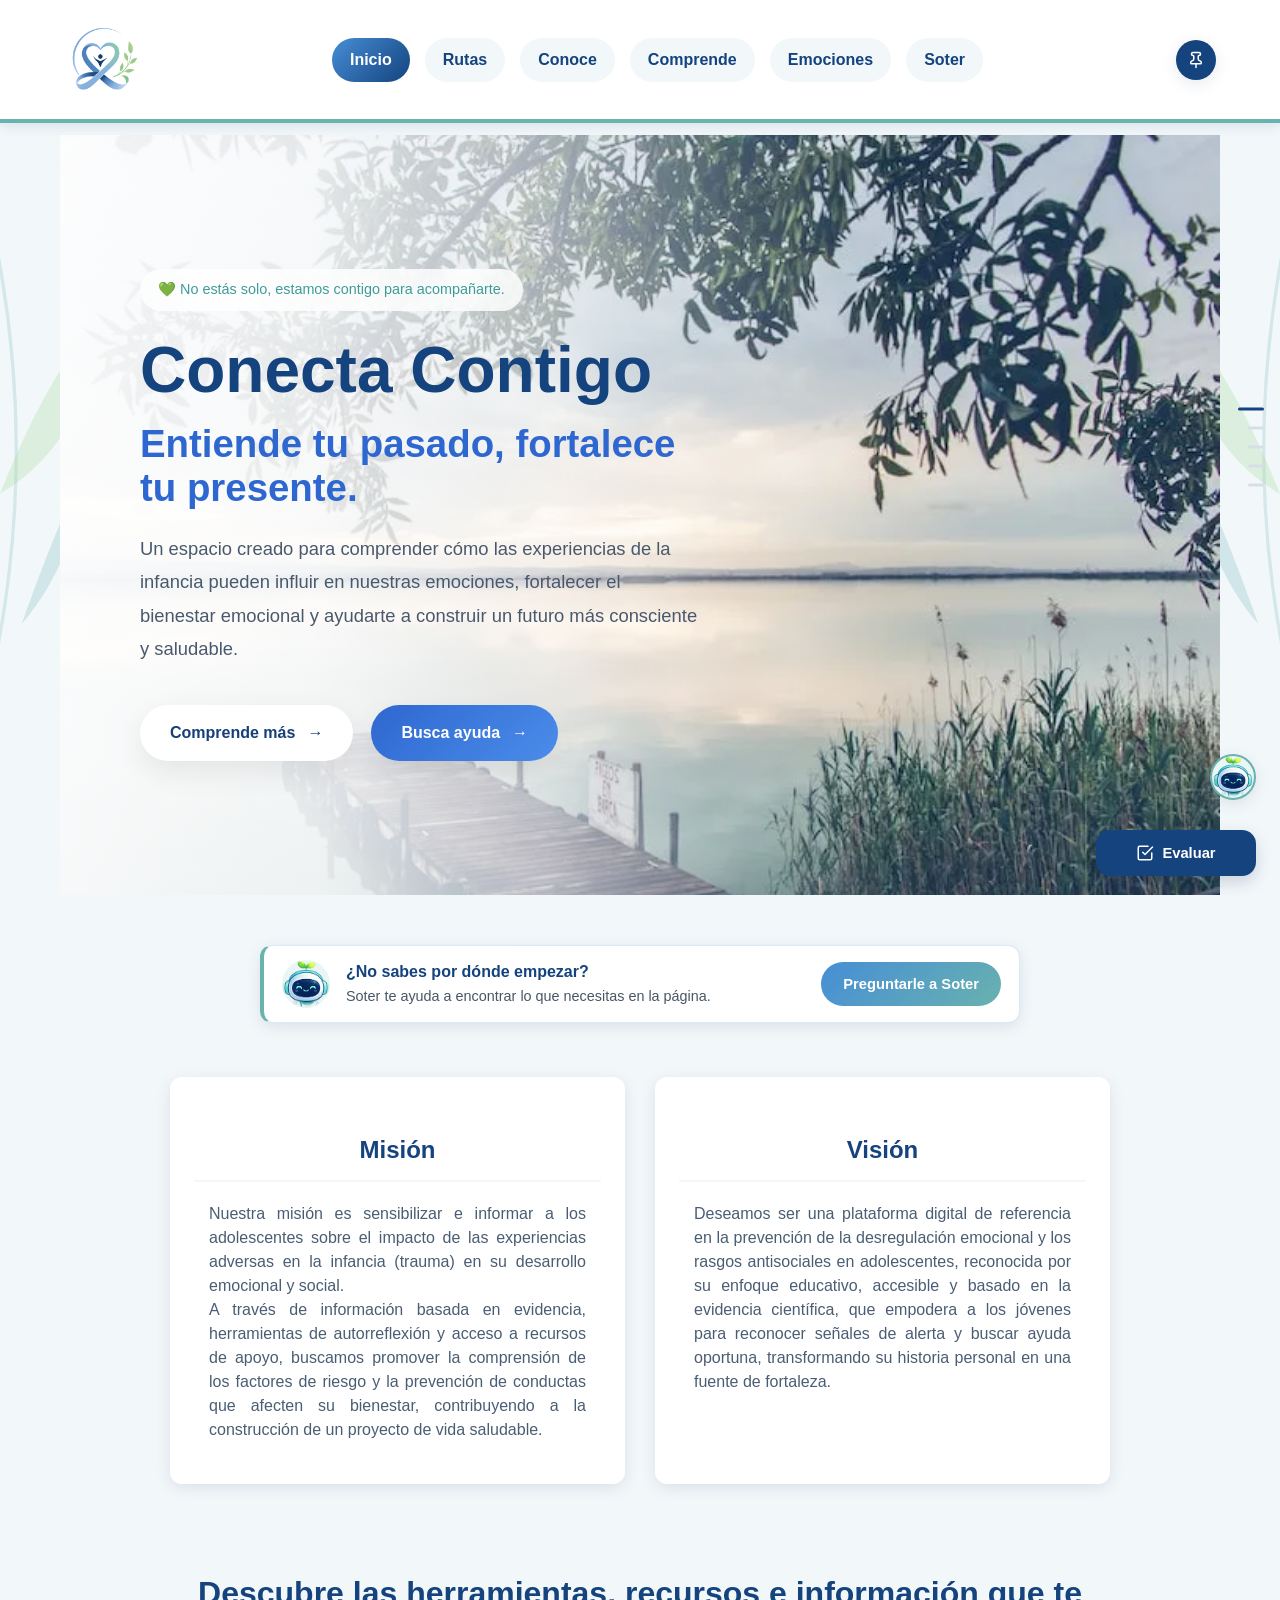
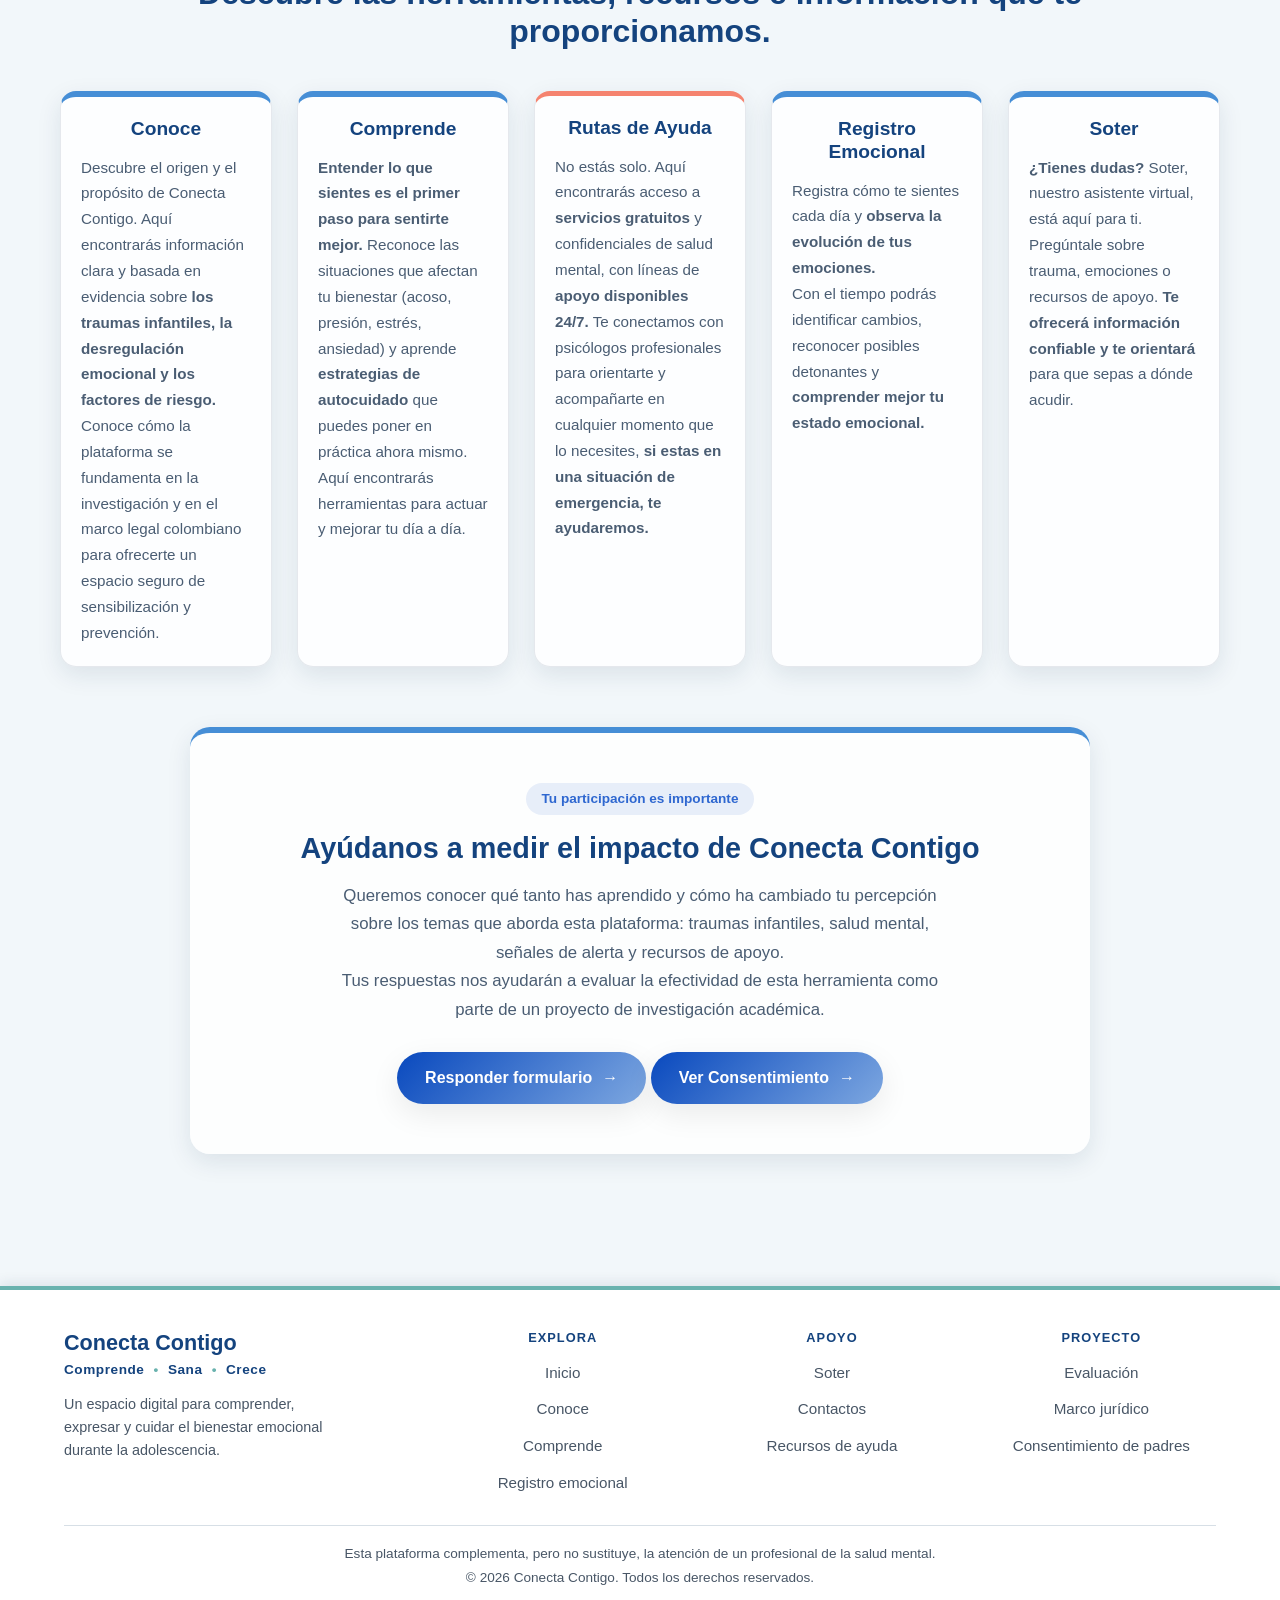
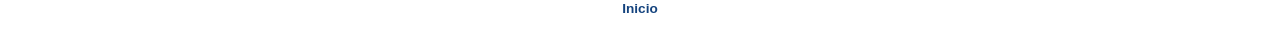
<file: index.html>
<!DOCTYPE html>
<html lang="es">

<head>
    <meta charset="UTF-8">
    <meta name="viewport" content="width=device-width, initial-scale=1.0">
    <title>Conecta Contigo - Inicio</title>

    <link rel="stylesheet" href="assets/css/style.css">
    <link rel="stylesheet" href="assets/css/index.css">
    <link rel="stylesheet" href="assets/css/responsive.css">


</head>

<body>
    <header>
        <div class="top-nav-container">
            <img width="100px" src="assets/img/index/logo-sin-texto.png" alt="Logo de la Página, un lazo azul">

            <nav>
                <a href="index.html" id="activo">Inicio</a>
                <a href="contacto.html">Rutas</a>
                <a href="conoce.html">Conoce</a>
                <a href="comprende.html">Comprende</a>
                <a href="emocional.html">Emociones</a>
                <a href="soter.html">Soter</a>

            </nav>
        </div>
    </header>

    <main>
        <section class="hero" data-separador="">
            <img class="hero-bg" src="assets/img/index/hero.png" alt="Muelle rodeado de naturaleza al amanecer.">

            <div class="hero-overlay"></div>

            <div class="hero-container">

                <aside>
                    <p>💚 No estás solo, estamos contigo para acompañarte.</p>
                </aside>

                <div class="hero-content">

                    <h1>Conecta Contigo</h1>

                    <h2>
                        Entiende tu pasado, fortalece tu presente.
                    </h2>

                    <p>
                        Un espacio creado para comprender cómo las experiencias
                        de la infancia pueden influir en nuestras emociones,
                        fortalecer el bienestar emocional y ayudarte a construir
                        un futuro más consciente y saludable.
                    </p>

                </div>

                <div class="hero-buttons">

                    <a href="comprende.html" class="btn">
                        Comprende más
                    </a>

                    <a href="contacto.html" class="btn">
                        Busca ayuda
                    </a>

                </div>

            </div>

        </section>

        <aside class="soter-guia" aria-label="Guía de Soter">
            <img class="soter-guia__avatar" src="assets/img/soter/soter.png" alt="">
            <div class="soter-guia__texto">
                <p class="soter-guia__titulo">¿No sabes por dónde empezar?</p>
                <p class="soter-guia__desc">Soter te ayuda a encontrar lo que necesitas en la página.</p>
            </div>
            <a class="soter-guia__boton" href="soter.html#tema:donde">Preguntarle a Soter</a>
        </aside>

        <section class="mission-vision container" id="bajo" data-separador="">
            <div class="card">

                <h2>Misión</h2>
                <p>
                    Nuestra misión es sensibilizar e informar a los adolescentes sobre el impacto de las experiencias
                    adversas en la infancia (trauma) en su desarrollo emocional y social. <br>
                    A través de información basada en evidencia, herramientas de autorreflexión y acceso a recursos de
                    apoyo, buscamos promover la comprensión de los factores de riesgo y la prevención de conductas que
                    afecten su bienestar, contribuyendo a la construcción de un proyecto de vida saludable.
                </p>
            </div>

            <div class="card">
                <h2>Visión</h2>
                <p>
                    Deseamos ser una plataforma digital de referencia en la prevención de la desregulación emocional y
                    los rasgos antisociales en adolescentes, reconocida por su enfoque educativo, accesible y basado en
                    la evidencia científica, que empodera a los jóvenes para reconocer señales de alerta y buscar ayuda
                    oportuna, transformando su historia personal en una fuente de fortaleza.
                </p>
            </div>
        </section>

        <section class="tools-section" data-separador="">

            <h2>Descubre las herramientas, recursos e información que te proporcionamos.</h2>

            <div class="grid-tarjetas text-center">
                <div class="tarjeta" data-href="conoce.html">
                    <article>
                        <h3><a href="conoce.html" class="card-title-link">Conoce</a></h3>
                        <p>Descubre el origen y el propósito de Conecta Contigo. Aquí encontrarás información clara y
                            basada en evidencia sobre <strong>los traumas infantiles, la desregulación emocional y los
                                factores de riesgo.</strong> Conoce cómo la plataforma se fundamenta en la investigación
                            y en el marco legal colombiano para ofrecerte un espacio seguro de sensibilización y
                            prevención.</p>
                    </article>
                </div>

                <div class="tarjeta" data-href="comprende.html">
                    <article>
                        <h3><a href="comprende.html" class="card-title-link">Comprende</a></h3>
                        <p><strong>Entender lo que sientes es el primer paso para sentirte mejor.</strong> Reconoce las
                            situaciones que afectan tu bienestar (acoso, presión, estrés, ansiedad) y aprende
                            <strong>estrategias de autocuidado</strong> que puedes poner en práctica ahora mismo. Aquí
                            encontrarás herramientas para actuar y mejorar tu día a día.
                        </p>
                    </article>
                </div>

                <div class="tarjeta emergencia" data-href="contacto.html">
                    <article>
                        <h3><a href="contacto.html" class="card-title-link">Rutas de Ayuda</a></h3>
                        <p>No estás solo. Aquí encontrarás acceso a <strong>servicios gratuitos</strong> y
                            confidenciales de salud mental, con líneas de <strong>apoyo disponibles 24/7.</strong> Te
                            conectamos con psicólogos profesionales para orientarte y acompañarte en cualquier momento
                            que lo necesites, <strong>si estas en una situación de emergencia, te ayudaremos.</strong>
                        </p>
                    </article>
                </div>

                <div class="tarjeta" data-href="emocional.html">
                    <article>
                        <h3><a href="emocional.html" class="card-title-link">Registro Emocional</a></h3>
                        <p>Registra cómo te sientes cada día y <strong>observa la evolución de tus emociones.</strong>
                            <br>
                            Con el tiempo
                            podrás identificar cambios, reconocer posibles detonantes y <strong>comprender mejor tu
                                estado emocional.</strong>
                        </p>
                    </article>
                </div>




                <div class="tarjeta" data-href="soter.html">
                    <article>
                        <h3><a href="soter.html" class="card-title-link">Soter</a></h3>
                        <p><strong>¿Tienes dudas?</strong> Soter, nuestro asistente virtual, está aquí para ti.
                            Pregúntale sobre trauma, emociones o recursos de apoyo. <strong>Te ofrecerá información
                                confiable y te orientará</strong> para que sepas a dónde acudir.</p>
                    </article>
                </div>
            </div>
        </section>

        <section class="evaluacion-plataforma" aria-labelledby="titulo-evaluacion" data-separador="">
            <div class="evaluacion-contenido">

                <span class="evaluacion-etiqueta">Tu participación es importante</span>

                <h2 id="titulo-evaluacion">Ayúdanos a medir el impacto de Conecta Contigo</h2>

                <p>
                    Queremos conocer qué tanto has aprendido y cómo ha cambiado tu percepción sobre los temas que aborda
                    esta plataforma: traumas infantiles, salud mental, señales de alerta y recursos de apoyo. <br>
                    Tus respuestas nos ayudarán a evaluar la efectividad de esta herramienta como parte de un proyecto
                    de investigación académica.
                </p>

                <a href="https://forms.gle/vr7NRWrDEDaM6uV98" class="evaluacion-accion" target="_blank"
                    rel="noopener noreferrer">
                    <span class="evaluacion-accion-texto">Responder formulario</span>
                    <span class="evaluacion-accion-icono" aria-hidden="true">→</span>
                </a>

                <a href="assets/pdf/acta.pdf" class="evaluacion-accion" target="_blank" rel="noopener noreferrer">
                    <span class="evaluacion-accion-texto">Ver Consentimiento</span>
                    <span class="evaluacion-accion-icono" aria-hidden="true">→</span>
                </a>

            </div>
        </section>
    </main>

    <footer class="pie" data-separador="">
        <div class="pie__contenedor">

            <div class="pie__grid">

                <!-- Bloque 1: Identidad -->
                <div class="pie__marca">
                    <p class="pie__nombre">Conecta Contigo</p>
                    <p class="pie__lema">Comprende <span aria-hidden="true">•</span> Sana <span
                            aria-hidden="true">•</span> Crece</p>
                    <p class="pie__descripcion">Un espacio digital para comprender, expresar y cuidar el bienestar
                        emocional durante la adolescencia.</p>
                </div>

                <!-- Bloque 2: Explora -->
                <nav class="pie__bloque" aria-labelledby="pie-explora">
                    <h2 class="pie__titulo" id="pie-explora">Explora</h2>
                    <ul class="pie__lista">
                        <li><a href="index.html">Inicio</a></li>
                        <li><a href="conoce.html">Conoce</a></li>
                        <li><a href="comprende.html">Comprende</a></li>
                        <li><a href="emocional.html">Registro emocional</a></li>
                    </ul>
                </nav>

                <!-- Bloque 3: Apoyo -->
                <nav class="pie__bloque" aria-labelledby="pie-apoyo">
                    <h2 class="pie__titulo" id="pie-apoyo">Apoyo</h2>
                    <ul class="pie__lista">
                        <li><a href="soter.html">Soter</a></li>
                        <li><a href="contacto.html">Contactos</a></li>
                        <li><a href="comprende.html#comprende-herramientas">Recursos de ayuda</a></li>
                    </ul>
                </nav>

                <!-- Bloque 4: Proyecto -->
                <nav class="pie__bloque pie__bloque--proyecto" aria-labelledby="pie-proyecto">
                    <h2 class="pie__titulo" id="pie-proyecto">Proyecto</h2>
                    <ul class="pie__lista">
                        <li><a href="estadistica.html">Evaluación</a></li>
                        <li><a href="marco-legal.html">Marco jurídico</a></li>
                        <li><a href="assets/pdf/acta.pdf">Consentimiento de padres</a></li>
                    </ul>
                </nav>

            </div>

            <!-- Franja inferior -->
            <div class="pie__base">
                <p class="pie__aviso">Esta plataforma complementa, pero no sustituye, la atención de un profesional de
                    la salud mental.</p>
                <p class="pie__copy">© 2026 Conecta Contigo. Todos los derechos reservados.</p>
                <a class="pie__pagina" href="index.html">Inicio</a>
            </div>

        </div>
    </footer>

    <div class="evaluacion-flotante">

        <button id="boton-evaluacion" class="evaluacion-boton" type="button" aria-haspopup="true" aria-expanded="false"
            aria-controls="panel-evaluacion">
            <svg class="evaluacion-boton__icono" viewBox="0 0 24 24" fill="none" aria-hidden="true">
                <path d="M9 11l3 3L22 4" stroke="currentColor" stroke-width="2" stroke-linecap="round"
                    stroke-linejoin="round" />
                <path d="M21 12v7a2 2 0 0 1-2 2H5a2 2 0 0 1-2-2V5a2 2 0 0 1 2-2h11" stroke="currentColor"
                    stroke-width="2" stroke-linecap="round" stroke-linejoin="round" />
            </svg>
            <span class="evaluacion-boton__texto">Evaluar</span>
        </button>

        <div id="panel-evaluacion" class="evaluacion-panel" role="dialog" aria-labelledby="titulo-panel-evaluacion"
            aria-hidden="true">

            <div class="evaluacion-panel__header">
                <h3 id="titulo-panel-evaluacion">¿Quieres evaluar tus conocimientos?</h3>
                <button id="cerrar-evaluacion" class="evaluacion-cerrar" type="button"
                    aria-label="Cerrar panel de evaluación">
                    ✕
                </button>
            </div>

            <p>Este cuestionario mide tus conocimientos antes y después de usar la plataforma. <br>
                Tu participación es voluntaria, anónima y fundamental para seguir mejorando la página.</p>

            <a href="https://forms.gle/vr7NRWrDEDaM6uV98" class="evaluacion-panel__accion" target="_blank"
                rel="noopener noreferrer">
                <span>Comenzar evaluación</span>
                <span class="evaluacion-panel__accion-icono" aria-hidden="true">→</span>
            </a>
        </div>
    </div>

    <!-- ============ BOTÓN FLOTANTE VOLVER ARRIBA ============ -->
    <button id="boton-subir" class="boton-subir" type="button" aria-label="Volver al inicio de la página"
        title="Volver arriba">
        <span aria-hidden="true">&#8593;</span>
    </button>

    <a class="soter-acceso" href="soter.html#tema:donde" aria-label="Pregúntale a Soter">
        <img class="soter-acceso__avatar" src="assets/img/soter/soter.png" alt="">
        <span class="soter-acceso__texto">Pregúntale a Soter</span>
    </a>


    <nav class="separadores-nav" id="separadores-nav" aria-label="Navegación de secciones"></nav>
    <script src="assets/js/general.js"></script>
    <script src="assets/js/evaluacion.js" defer></script>

</body>

</html>
</file>
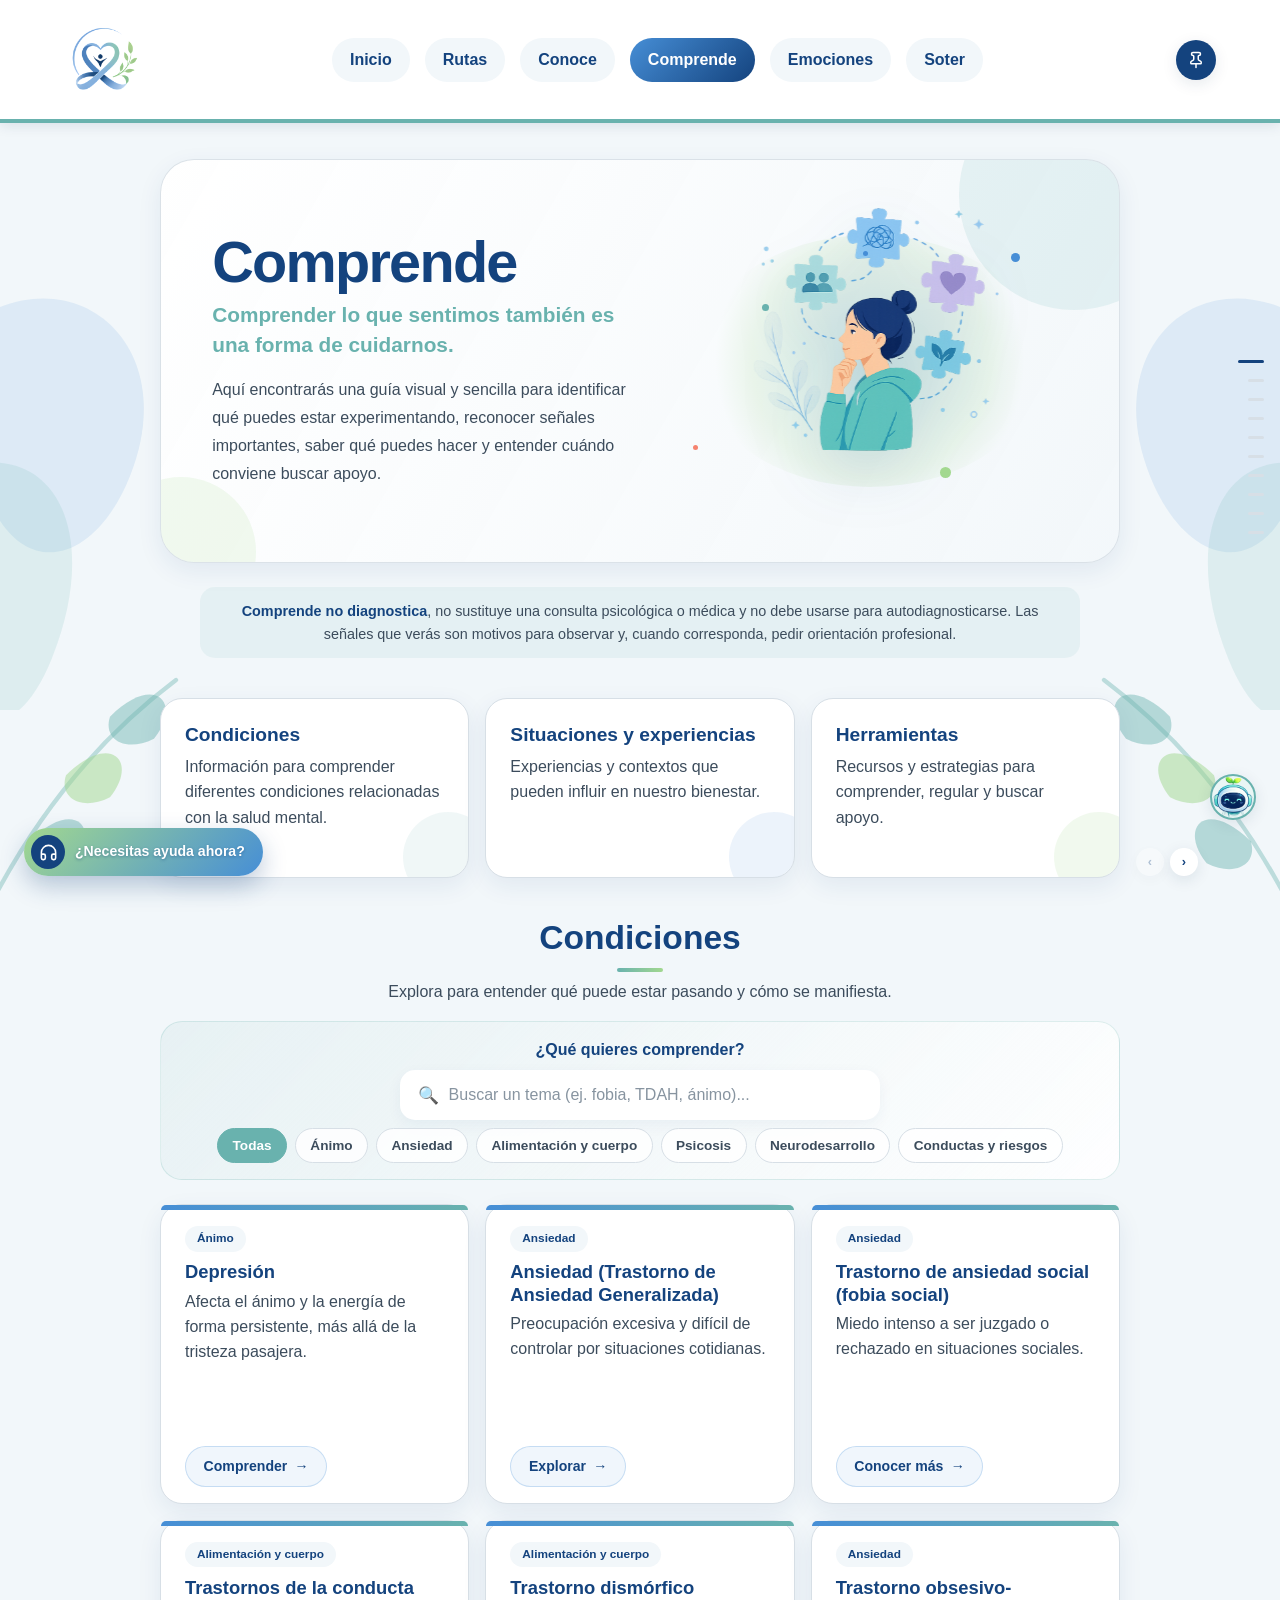
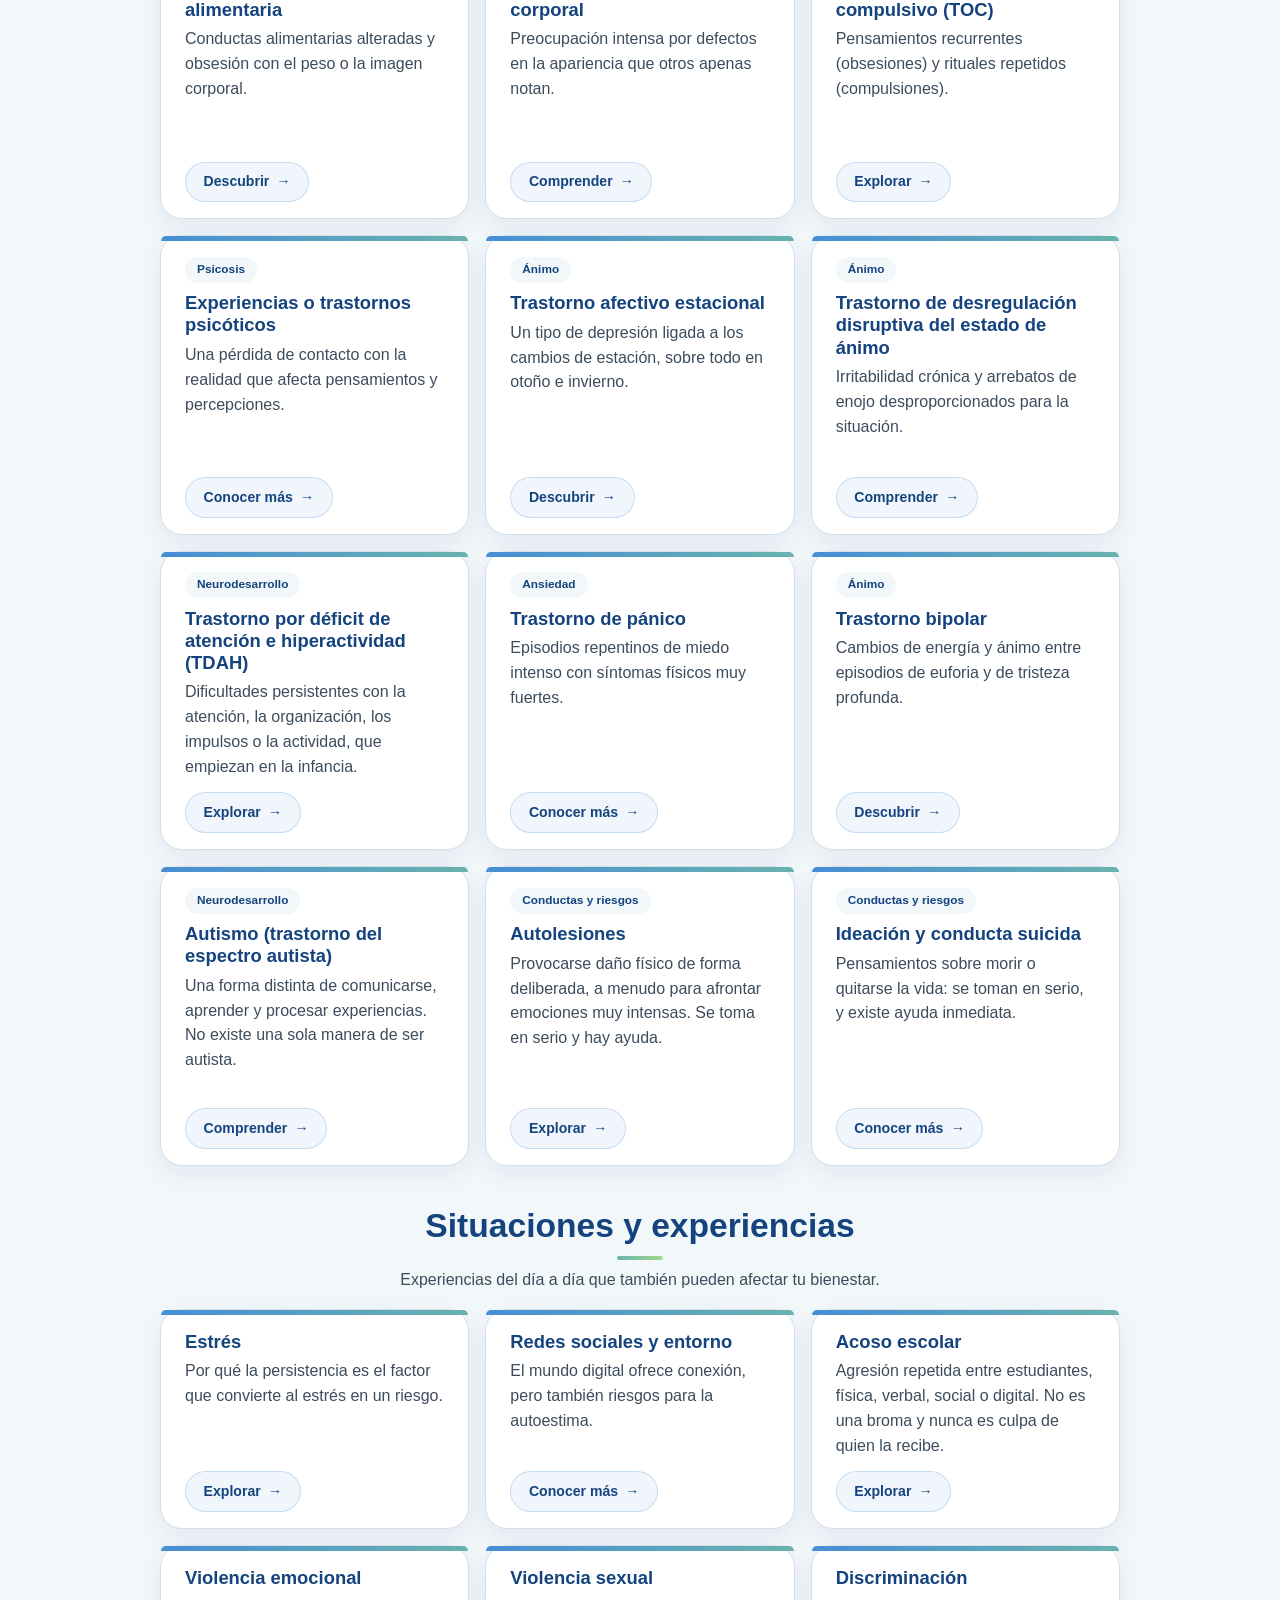
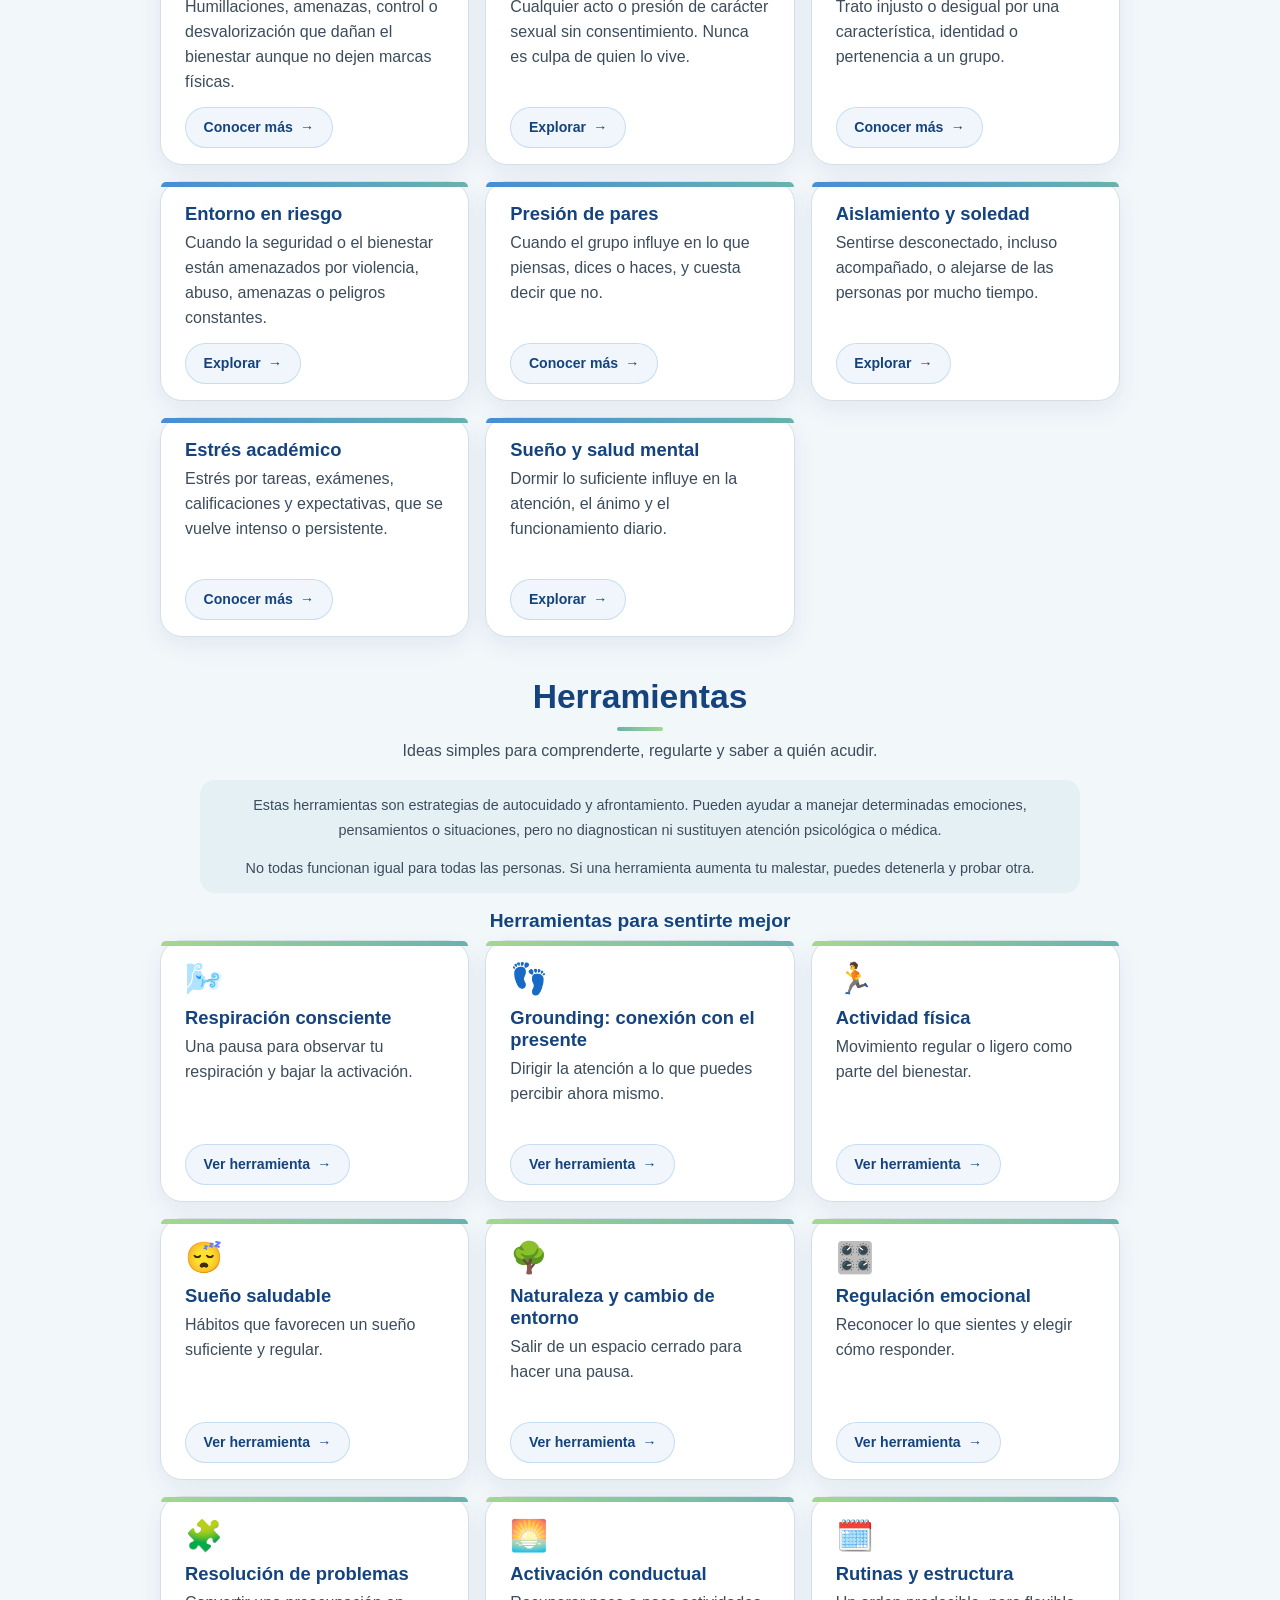
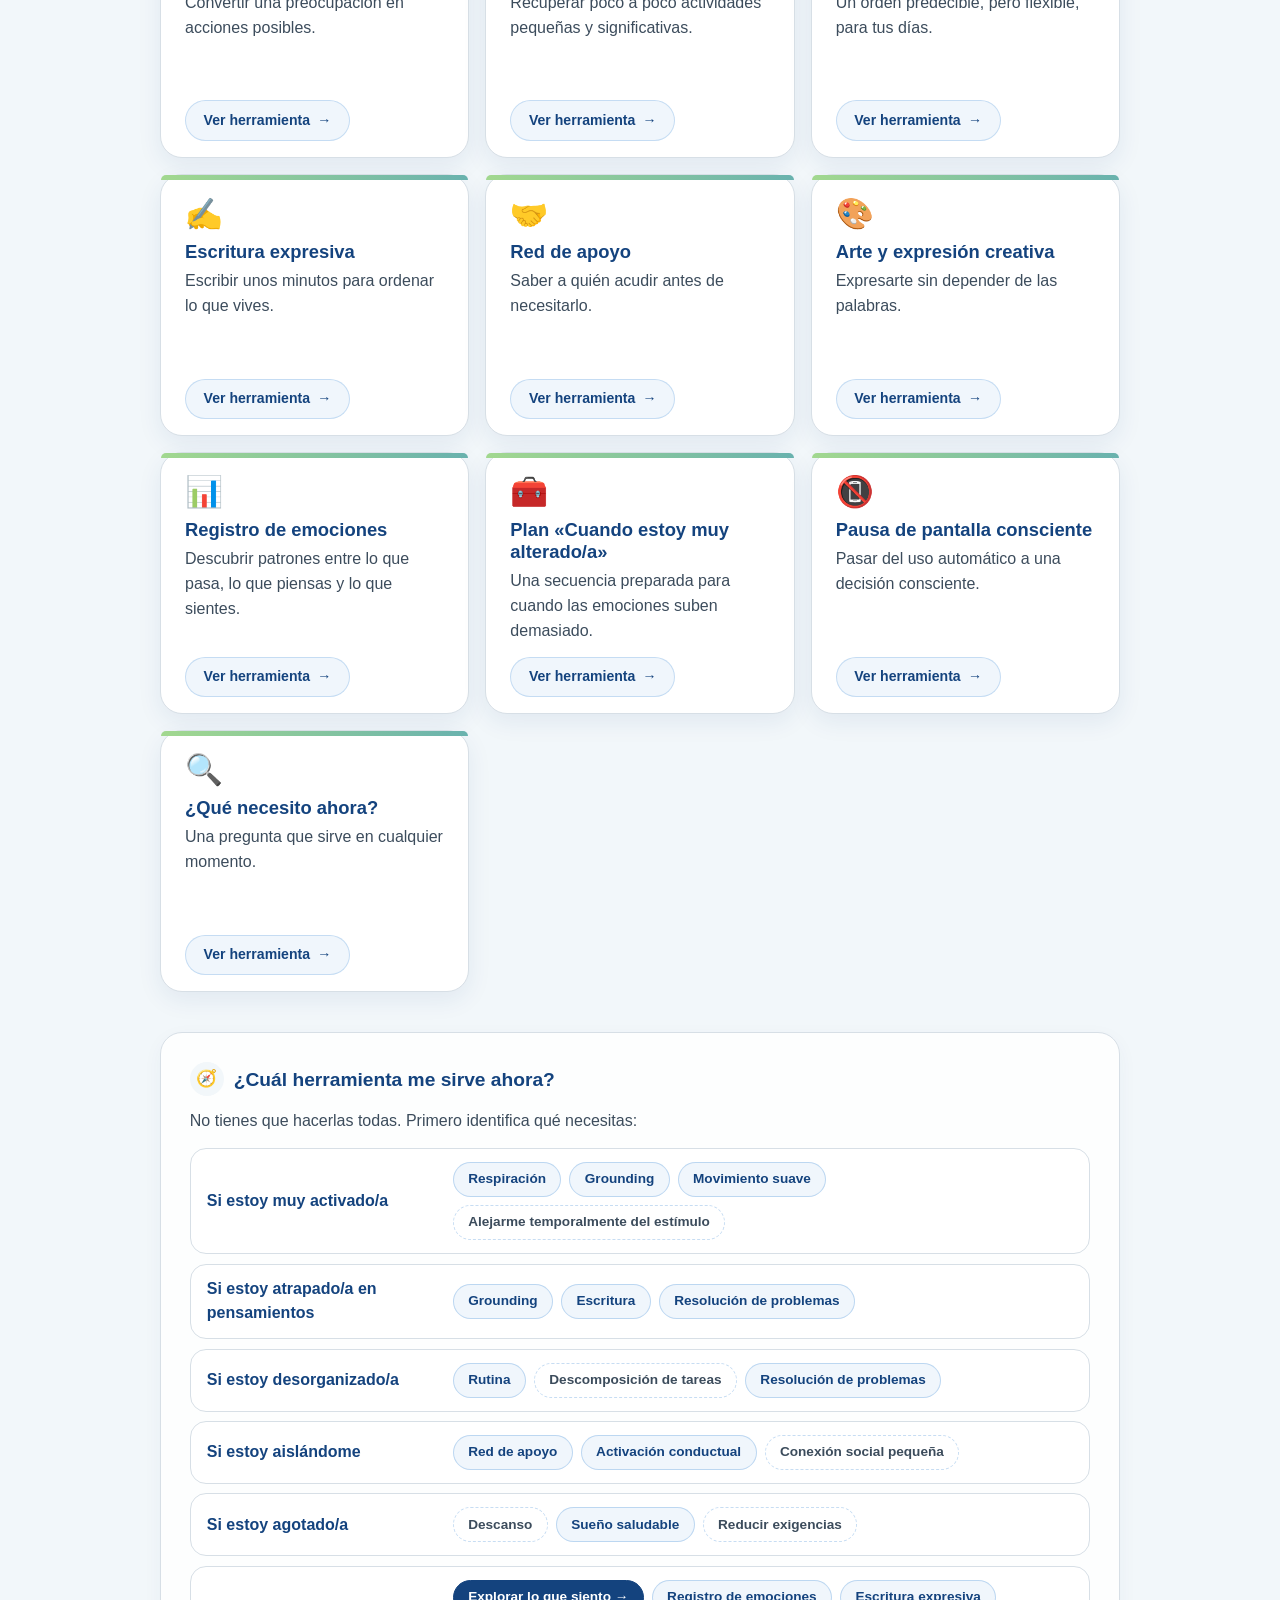
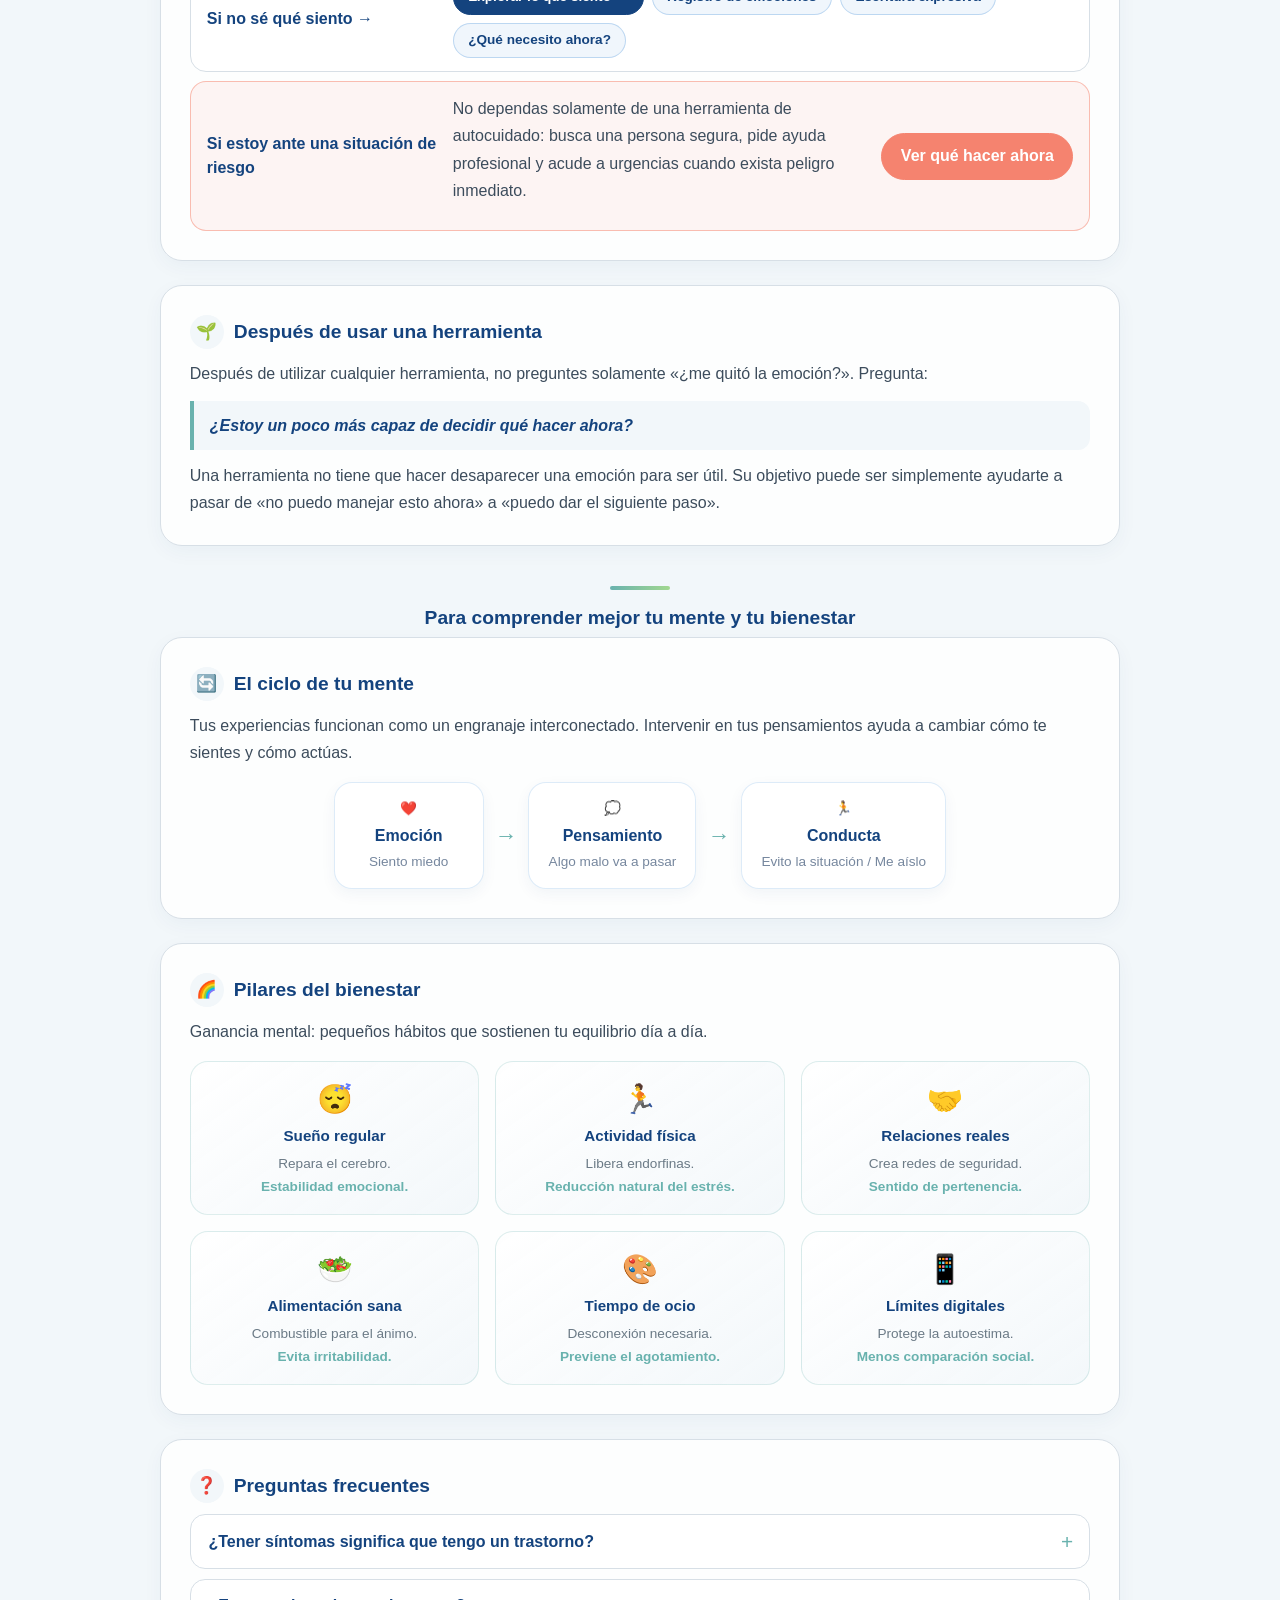
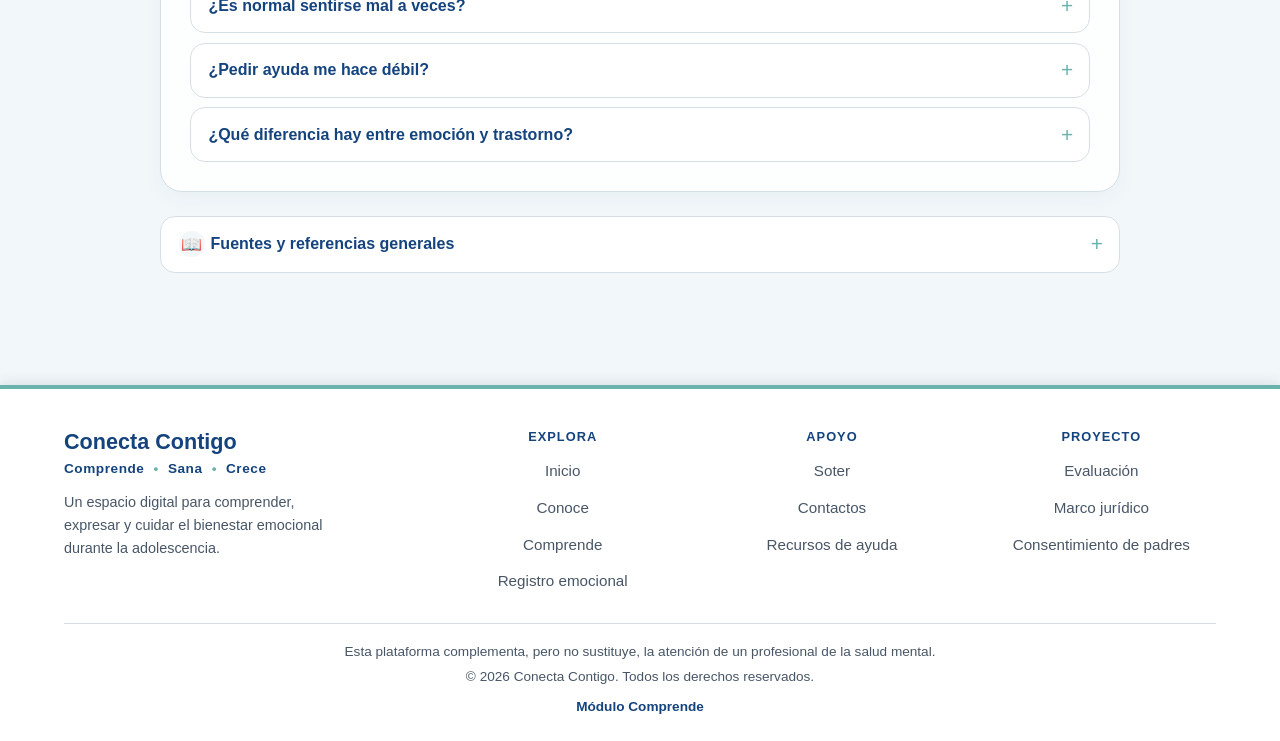
<file: comprende.html>
<!DOCTYPE html>
<html lang="es">
<head>
<meta charset="UTF-8">
<meta name="viewport" content="width=device-width, initial-scale=1.0">
<title>Comprende | Conecta Contigo</title>
<meta name="description" content="Comprende: una guía visual e interactiva para reconocer qué puedes estar sintiendo, identificar señales importantes y saber cuándo buscar apoyo.">

<link rel="stylesheet" href="assets/css/style.css">
<link rel="stylesheet" href="assets/css/comprende.css">
<link rel="stylesheet" href="assets/css/responsive.css">
</head>
<body>

<header>
    <div class="top-nav-container">
        <img width="75" src="assets/img/index/logo-sin-texto.png" alt="Logo de la Página, un lazo azul">

        <nav>
            <a href="index.html">Inicio</a>
            <a href="contacto.html">Rutas</a>
            <a href="conoce.html">Conoce</a>
            <a href="comprende.html" id="activo">Comprende</a>
            <a href="emocional.html">Emociones</a>
            <a href="soter.html">Soter</a>
        </nav>
    </div>
</header>

<main>
    <div class="container">

        <!-- HERO -->
        <section class="comprende-hero" id="comprende-hero" data-separador="">
            <div class="comprende-hero__texto">
                <h1>Comprende</h1>
                <p class="comprende-hero__subtitulo">Comprender lo que sentimos también es una forma de cuidarnos.</p>
                <p class="comprende-hero__intro">
                    Aquí encontrarás una guía visual y sencilla para identificar qué puedes estar
                    experimentando, reconocer señales importantes, saber qué puedes hacer y entender
                    cuándo conviene buscar apoyo.
                </p>
            </div>
            <div class="comprende-hero__imagen">
                <img class="hero-chica" src="assets/img/comprende/chica.png" alt="Chica en formato ilustración mirando hacia la izquierda de perfil, pensando en su bienestar, rodeada de íconos relacionados con las emociones.">
            </div>
        </section>

        <p class="aviso-general">
            <strong>Comprende no diagnostica</strong>, no sustituye una consulta psicológica o médica y no debe usarse para autodiagnosticarse.
            Las señales que verás son motivos para observar y, cuando corresponda, pedir orientación profesional.
        </p>

        <!-- CONTENEDOR PRINCIPAL: se alterna entre "home" y "detalle" -->
        <div id="comprende-home" data-separador="">

            <div class="rutas-grid" role="navigation" aria-label="Secciones de Comprende">
                <a class="ruta-card" href="#comprende-condiciones">
                    <h3>Condiciones</h3>
                    <p>Información para comprender diferentes condiciones relacionadas con la salud mental.</p>
                </a>
                <a class="ruta-card" href="#comprende-situaciones">
                    <h3>Situaciones y experiencias</h3>
                    <p>Experiencias y contextos que pueden influir en nuestro bienestar.</p>
                </a>
                <a class="ruta-card" href="#comprende-herramientas">
                    <h3>Herramientas</h3>
                    <p>Recursos y estrategias para comprender, regular y buscar apoyo.</p>
                </a>
            </div>

            <!-- CONDICIONES -->
            <section id="comprende-condiciones" class="comprende-seccion" data-separador="">
                <h2>Condiciones</h2>
                <p class="comprende-seccion__intro">Explora para entender qué puede estar pasando y cómo se manifiesta.</p>

                <div class="buscador-wrap">
                    <label for="buscador-input">¿Qué quieres comprender?</label>
                    <div class="buscador-caja">
                        <span class="buscador-caja__icono" aria-hidden="true">🔍</span>
                        <input type="search" id="buscador-input" placeholder="Buscar un tema (ej. fobia, TDAH, ánimo)...">
                    </div>
                    <div class="chip-group" id="chip-group" role="group" aria-label="Filtrar por categoría"></div>
                </div>

                <div id="grid-condiciones" class="grid-tarjetas" aria-live="polite"></div>
                <p id="condiciones-vacio" class="buscador-vacio" hidden>No encontramos un tema con ese nombre. Prueba con otra palabra.</p>
            </section>

            <!-- SITUACIONES -->
            <section id="comprende-situaciones" class="comprende-seccion" data-separador="">
                <h2>Situaciones y experiencias</h2>
                <p class="comprende-seccion__intro">Experiencias del día a día que también pueden afectar tu bienestar.</p>
                <div id="grid-situaciones" class="grid-tarjetas"></div>
            </section>

            <!-- HERRAMIENTAS -->
            <section id="comprende-herramientas" class="comprende-seccion" data-separador="">
                <h2>Herramientas</h2>
                <p class="comprende-seccion__intro">Ideas simples para comprenderte, regularte y saber a quién acudir.</p>

                <div id="herramientas-nota"></div>

                <h3 class="subtitulo-centrado" >Herramientas para sentirte mejor</h3>
                <div id="grid-herramientas" class="grid-tarjetas"></div>

                <div id="herramientas-guia" class="herramientas-guia" data-separador=""></div>

                <hr class="separador-seccion">
                <h3 class="subtitulo-centrado" data-separador="">Para comprender mejor tu mente y tu bienestar</h3>

                <div class="bloque bloque--card">
                    <h3 id="ciclo-titulo"></h3>
                    <p id="ciclo-descripcion"></p>
                    <div id="ciclo-mente" class="ciclo-mente"></div>
                </div>

                <div class="bloque bloque--card" data-separador="">
                    <h3 id="pilares-titulo"></h3>
                    <p id="pilares-descripcion" style="margin:0;"></p>
                    <div id="pilares-grid" class="pilares-grid"></div>
                </div>

                <div class="bloque bloque--card" data-separador="">
                    <h3><span class="icono-seccion" aria-hidden="true">❓</span>Preguntas frecuentes</h3>
                    <div id="faq-general" class="acordeon-grupo"></div>
                </div>

                <div class="bloque">
                    <details class="acordeon-item" id="fuentes-generales-detalle">
                        <summary><span class="icono-seccion" aria-hidden="true" style="width:26px;height:26px;margin-right:6px;">📖</span>Fuentes y referencias generales</summary>
                        <div class="acordeon-item__contenido" id="fuentes-generales"></div>
                    </details>
                </div>
            </section>

        </div><!-- /#comprende-home -->

        <!-- VISTA DE DETALLE (se llena con JS) -->
        <section id="comprende-detalle" hidden></section>

    </div>
</main>

<!-- MODAL GENÉRICO (también muestra el protocolo de crisis) -->
<div class="modal-overlay" id="comprende-modal" role="dialog" aria-modal="true" aria-labelledby="modal-titulo" hidden>
    <div class="modal-panel" id="modal-panel">
        <button type="button" class="modal-cerrar" id="modal-cerrar" aria-label="Cerrar"><svg viewBox="0 0 24 24" fill="none" stroke="currentColor" stroke-width="2.6" stroke-linecap="round" aria-hidden="true"><line x1="6" y1="6" x2="18" y2="18"/><line x1="18" y1="6" x2="6" y2="18"/></svg></button>
        <div id="modal-contenido"></div>
    </div>
</div>

 <footer class="pie"  data-separador="">
        <div class="pie__contenedor">

            <div class="pie__grid">

                <!-- Bloque 1: Identidad -->
                <div class="pie__marca">
                    <p class="pie__nombre">Conecta Contigo</p>
                    <p class="pie__lema">Comprende <span aria-hidden="true">•</span> Sana <span
                            aria-hidden="true">•</span> Crece</p>
                    <p class="pie__descripcion">Un espacio digital para comprender, expresar y cuidar el bienestar
                        emocional durante la adolescencia.</p>
                </div>

                <!-- Bloque 2: Explora -->
                <nav class="pie__bloque" aria-labelledby="pie-explora">
                    <h2 class="pie__titulo" id="pie-explora">Explora</h2>
                    <ul class="pie__lista">
                        <li><a href="index.html">Inicio</a></li>
                        <li><a href="conoce.html">Conoce</a></li>
                        <li><a href="comprende.html">Comprende</a></li>
                        <li><a href="emocional.html">Registro emocional</a></li>
                    </ul>
                </nav>

                <!-- Bloque 3: Apoyo -->
                <nav class="pie__bloque" aria-labelledby="pie-apoyo">
                    <h2 class="pie__titulo" id="pie-apoyo">Apoyo</h2>
                    <ul class="pie__lista">
                        <li><a href="soter.html">Soter</a></li>
                        <li><a href="contacto.html">Contactos</a></li>
                        <li><a href="#herramienta">Recursos de ayuda</a></li>
                    </ul>
                </nav>

                <!-- Bloque 4: Proyecto -->
                <nav class="pie__bloque pie__bloque--proyecto" aria-labelledby="pie-proyecto">
                    <h2 class="pie__titulo" id="pie-proyecto">Proyecto</h2>
                    <ul class="pie__lista">
                        <li><a href="estadistica.html">Evaluación</a></li>
                        <li><a href="marco-legal.html">Marco jurídico</a></li>
                        <li><a href="assets/pdf/acta.pdf">Consentimiento de padres</a></li>
                    </ul>
                </nav>

            </div>

            <!-- Franja inferior -->
            <div class="pie__base">
                <p class="pie__aviso">Esta plataforma complementa, pero no sustituye, la atención de un profesional de
                    la salud mental.</p>
                <p class="pie__copy">© 2026 Conecta Contigo. Todos los derechos reservados.</p>
                <a class="pie__pagina" href="comprende.html">Módulo Comprende</a>
            </div>

        </div>
    </footer>


<!-- BOTÓN FLOTANTE DE AYUDA (abajo a la IZQUIERDA; "volver arriba" va a la derecha) -->
<div class="ayuda-flotante" id="ayuda-flotante">
    <div class="ayuda-menu" id="ayuda-menu" role="menu" aria-label="Opciones de ayuda">
        <a class="ayuda-menu__item" href="contacto.html" role="menuitem">
            <svg class="ico" viewBox="0 0 24 24" fill="none" stroke="currentColor" stroke-width="2" stroke-linecap="round" stroke-linejoin="round" aria-hidden="true"><path d="M17 21v-2a4 4 0 0 0-4-4H5a4 4 0 0 0-4 4v2"/><circle cx="9" cy="7" r="4"/><path d="M23 21v-2a4 4 0 0 0-3-3.9"/><path d="M16 3.1a4 4 0 0 1 0 7.8"/></svg>
            Contactos
        </a>
        <button type="button" class="ayuda-menu__item" data-action="abrir-protocolo" role="menuitem">
            <svg class="ico" viewBox="0 0 24 24" fill="none" stroke="currentColor" stroke-width="2" stroke-linecap="round" stroke-linejoin="round" aria-hidden="true"><path d="M12 22s8-4 8-10V5l-8-3-8 3v7c0 6 8 10 8 10z"/><line x1="12" y1="8" x2="12" y2="14"/><line x1="12" y1="17" x2="12.01" y2="17"/></svg>
            Protocolo de crisis
        </button>
    </div>

    <button type="button" class="ayuda-flotante__boton" data-action="alternar-menu-ayuda" aria-haspopup="true" aria-expanded="false" aria-controls="ayuda-menu">
        <span class="ayuda-flotante__icono"><svg class="ico" viewBox="0 0 24 24" fill="none" stroke="currentColor" stroke-width="2" stroke-linecap="round" stroke-linejoin="round" aria-hidden="true"><path d="M3 14h3a2 2 0 0 1 2 2v3a2 2 0 0 1-2 2H5a2 2 0 0 1-2-2v-7a9 9 0 0 1 18 0v7a2 2 0 0 1-2 2h-1a2 2 0 0 1-2-2v-3a2 2 0 0 1 2-2h3"/></svg></span>
        <span class="ayuda-flotante__texto">¿Necesitas ayuda ahora?</span>
    </button>
</div>
    <a class="soter-acceso" href="soter.html#tema:donde" aria-label="Pregúntale a Soter">
    <img class="soter-acceso__avatar" src="assets/img/soter/soter.png" alt="">
    <span class="soter-acceso__texto">Pregúntale a Soter</span>
</a>

<!-- Botón "volver arriba" -->
<button id="boton-subir" class="boton-subir" aria-label="Volver arriba">↑</button>
<nav class="separadores-nav" id="separadores-nav" aria-label="Navegación de secciones"></nav>
<script src="assets/js/general.js"></script>
<script src="assets/js/comprende.js"></script>

</body>
</html>
</file>
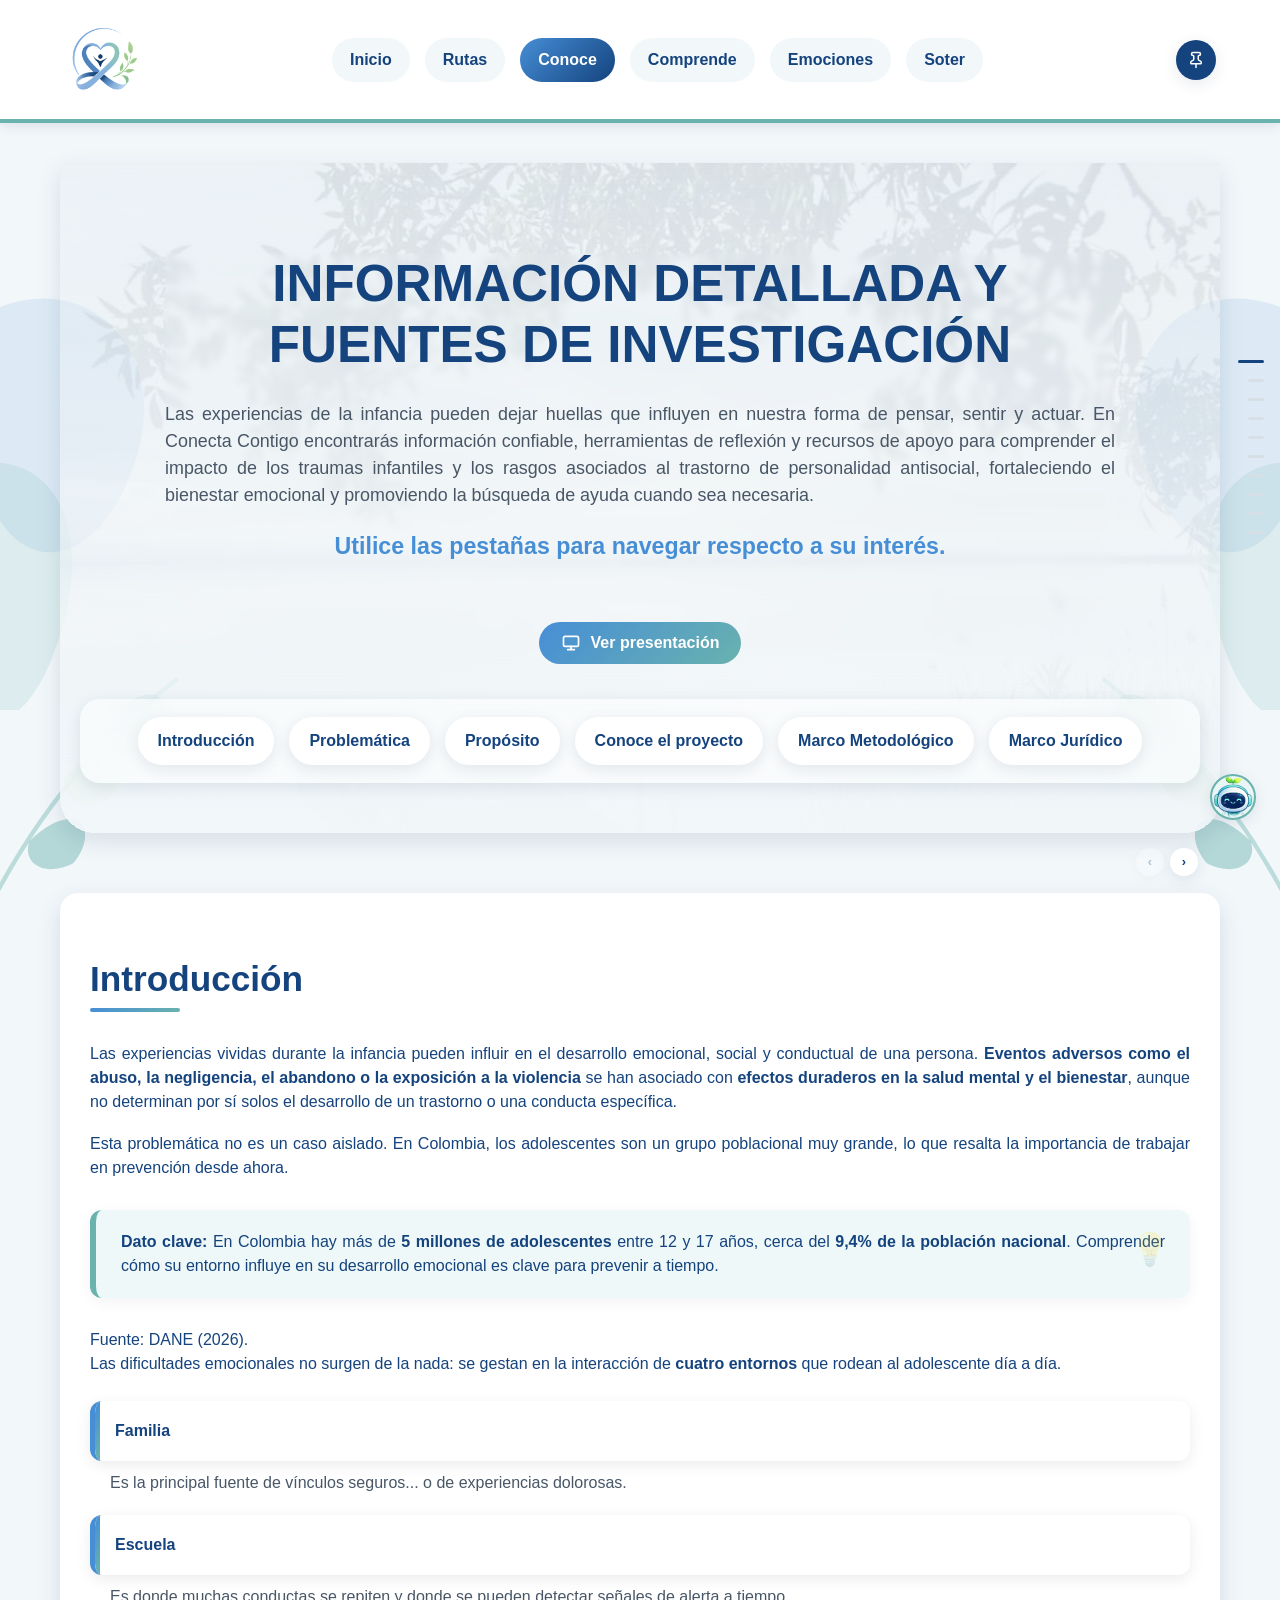
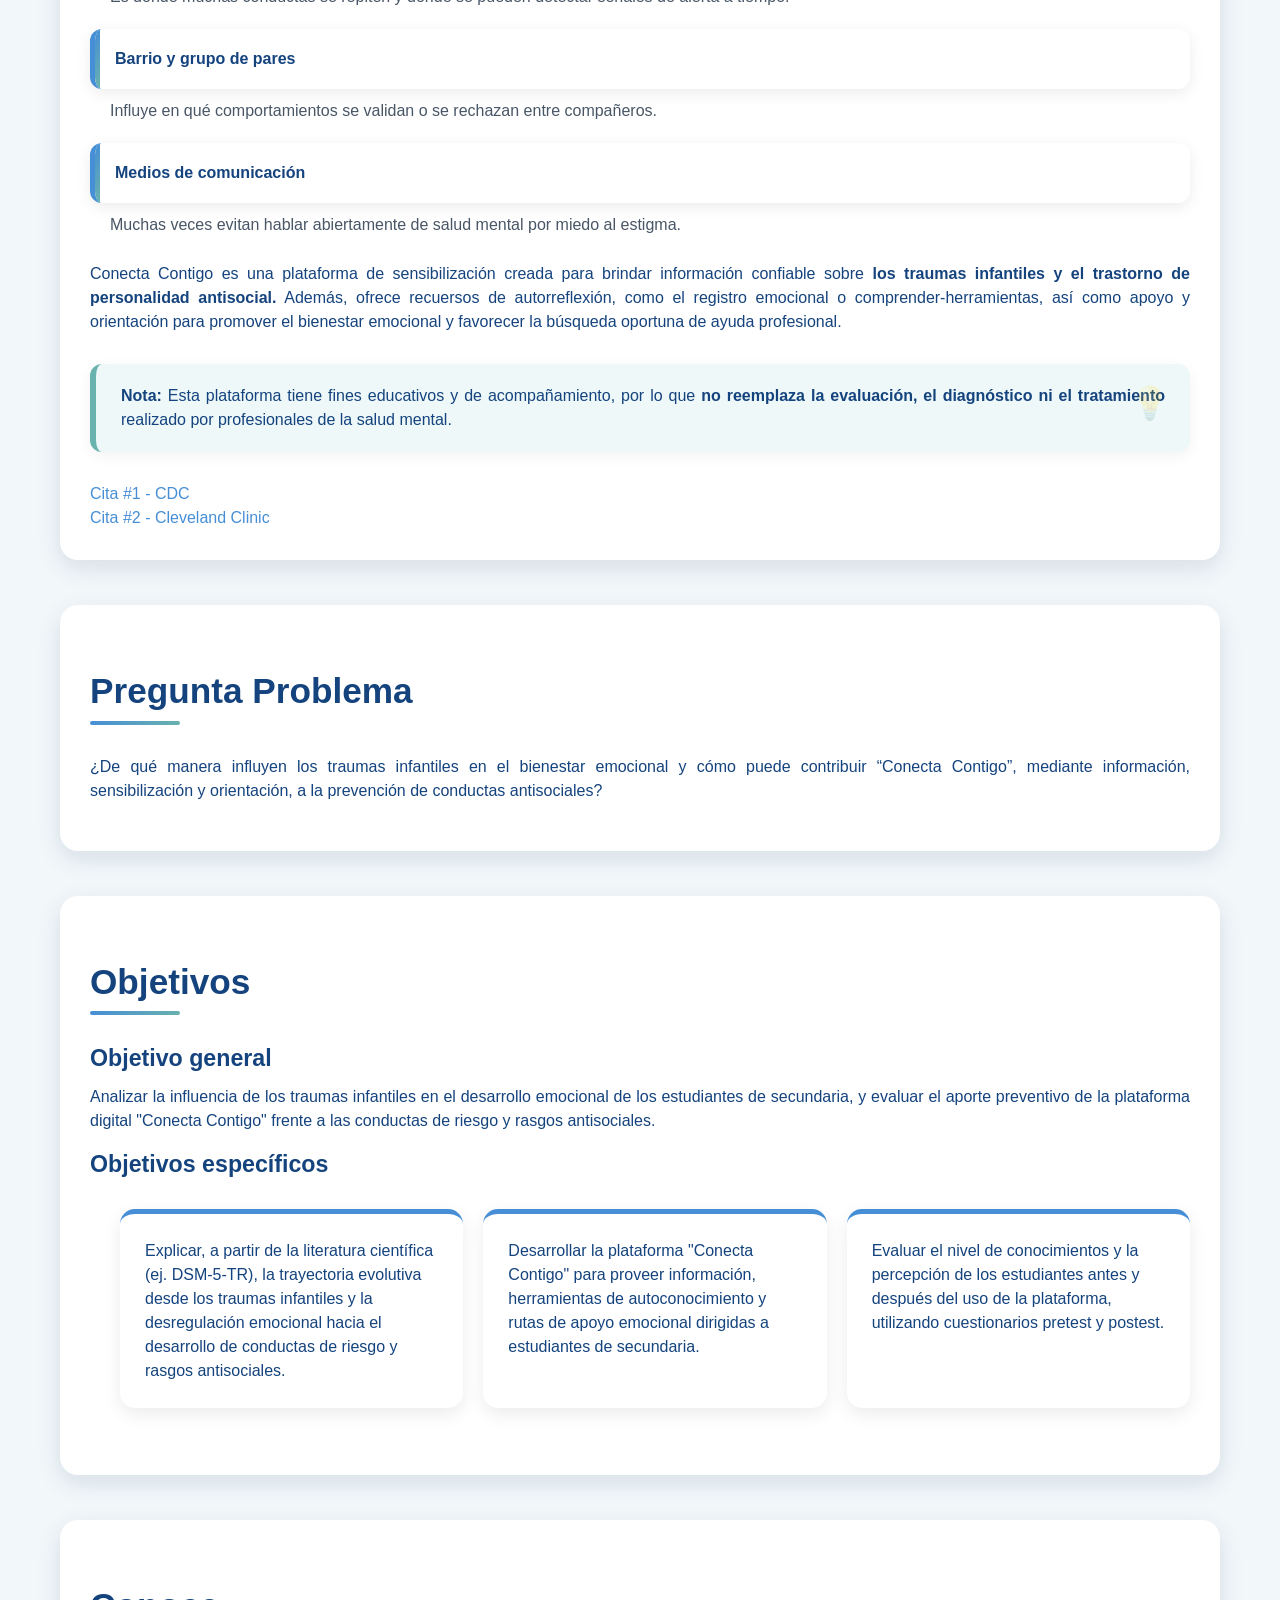
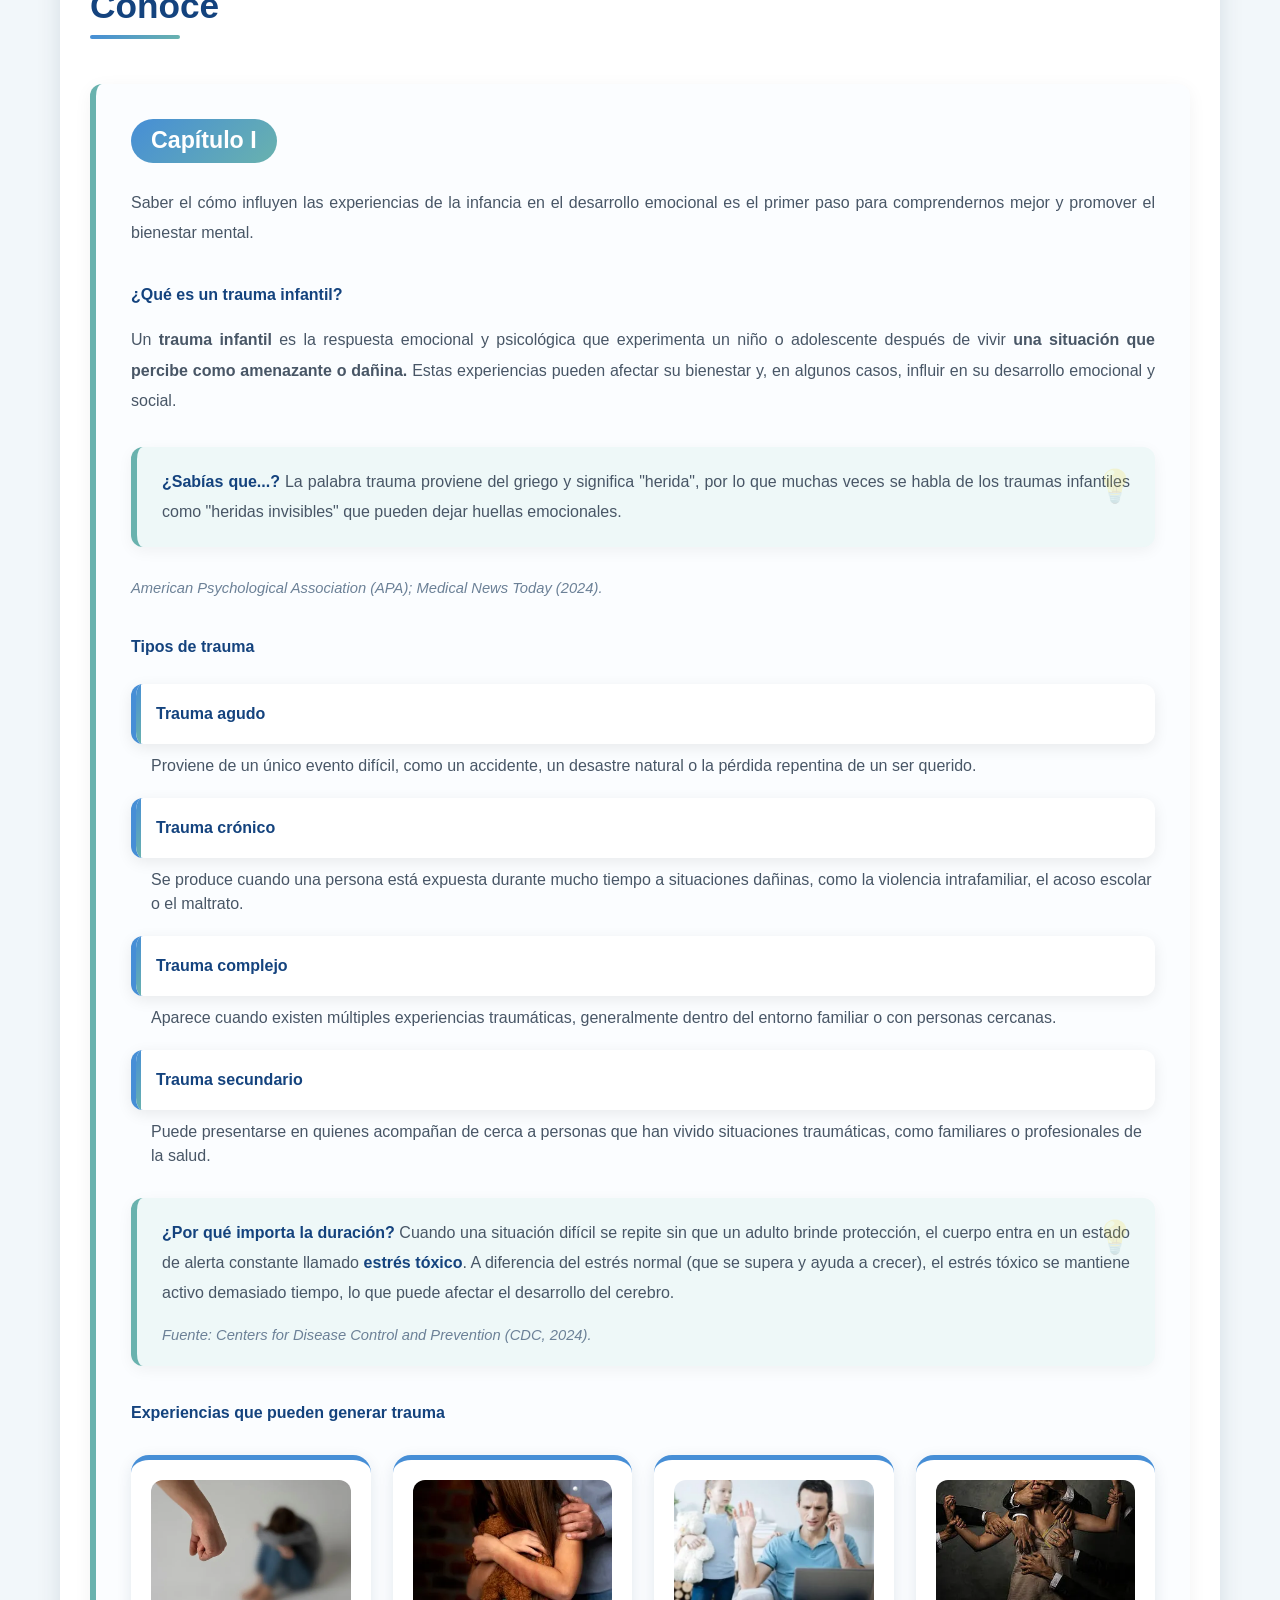
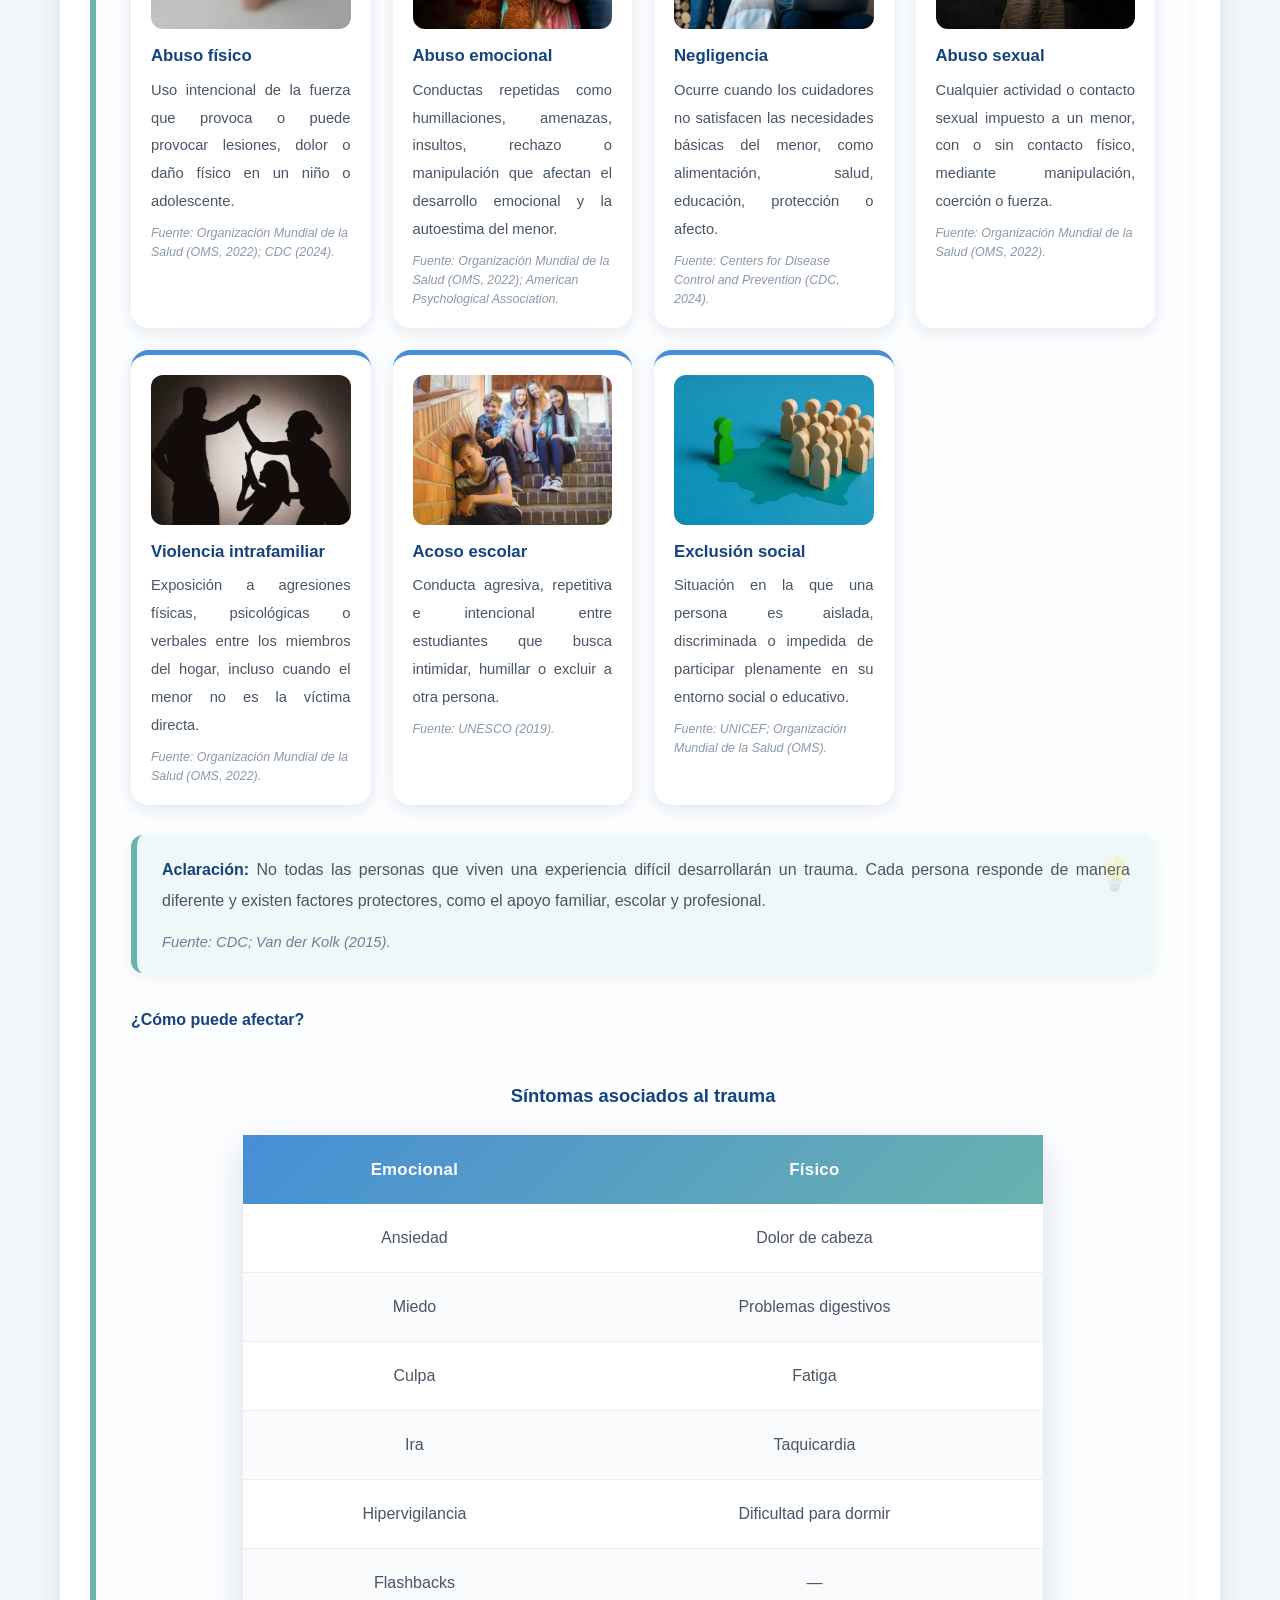
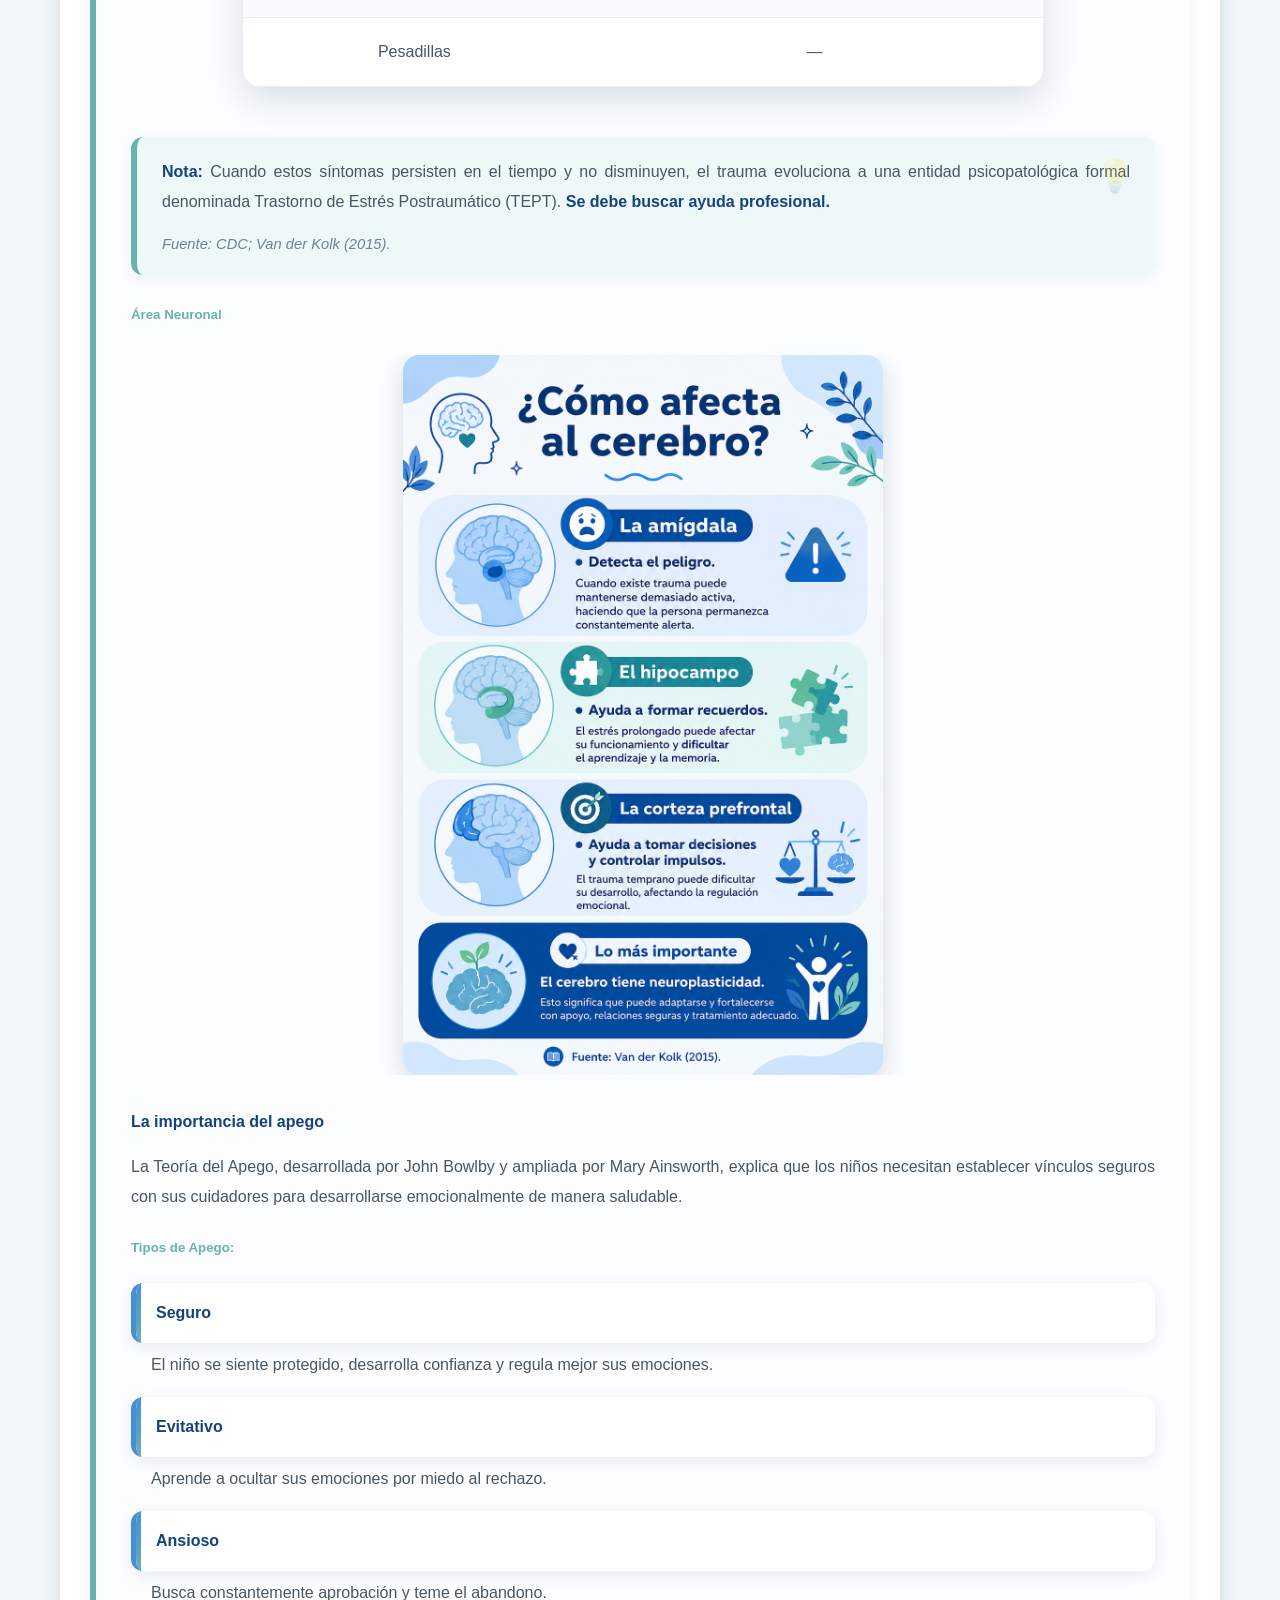
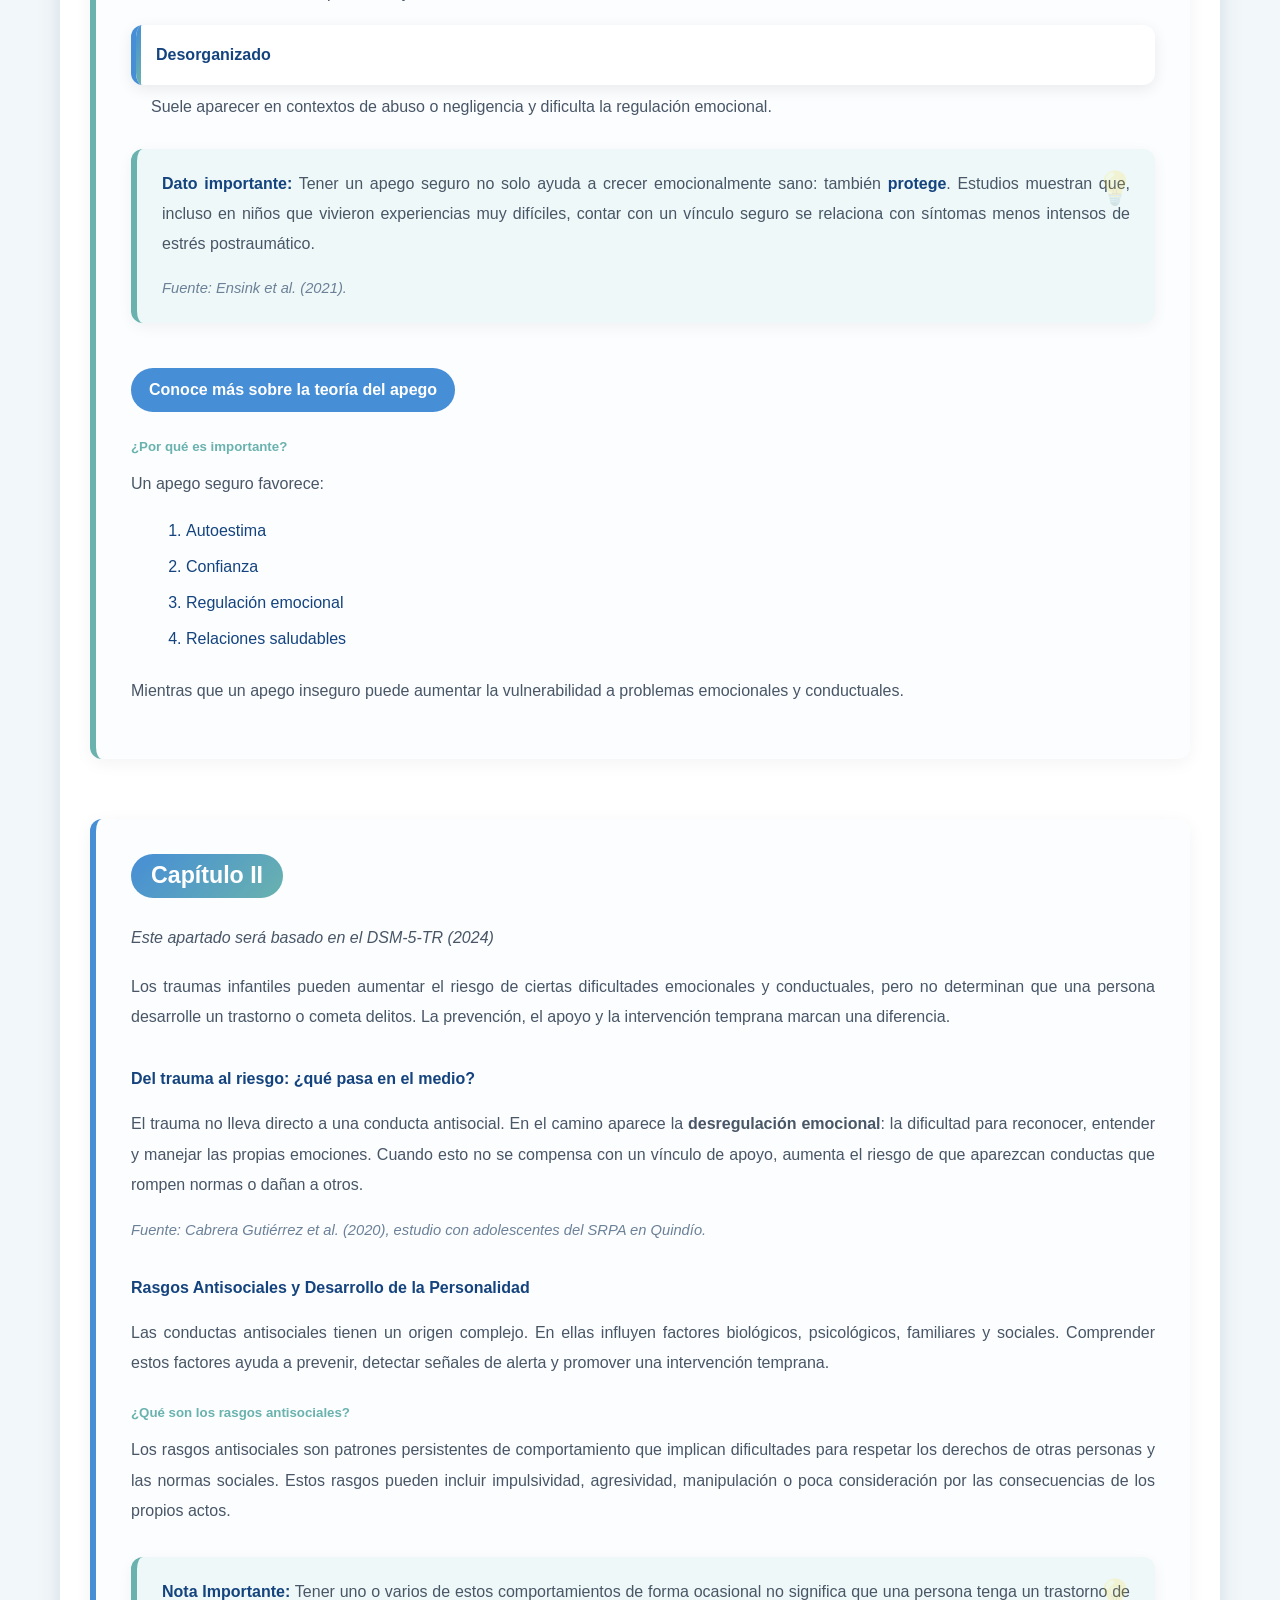
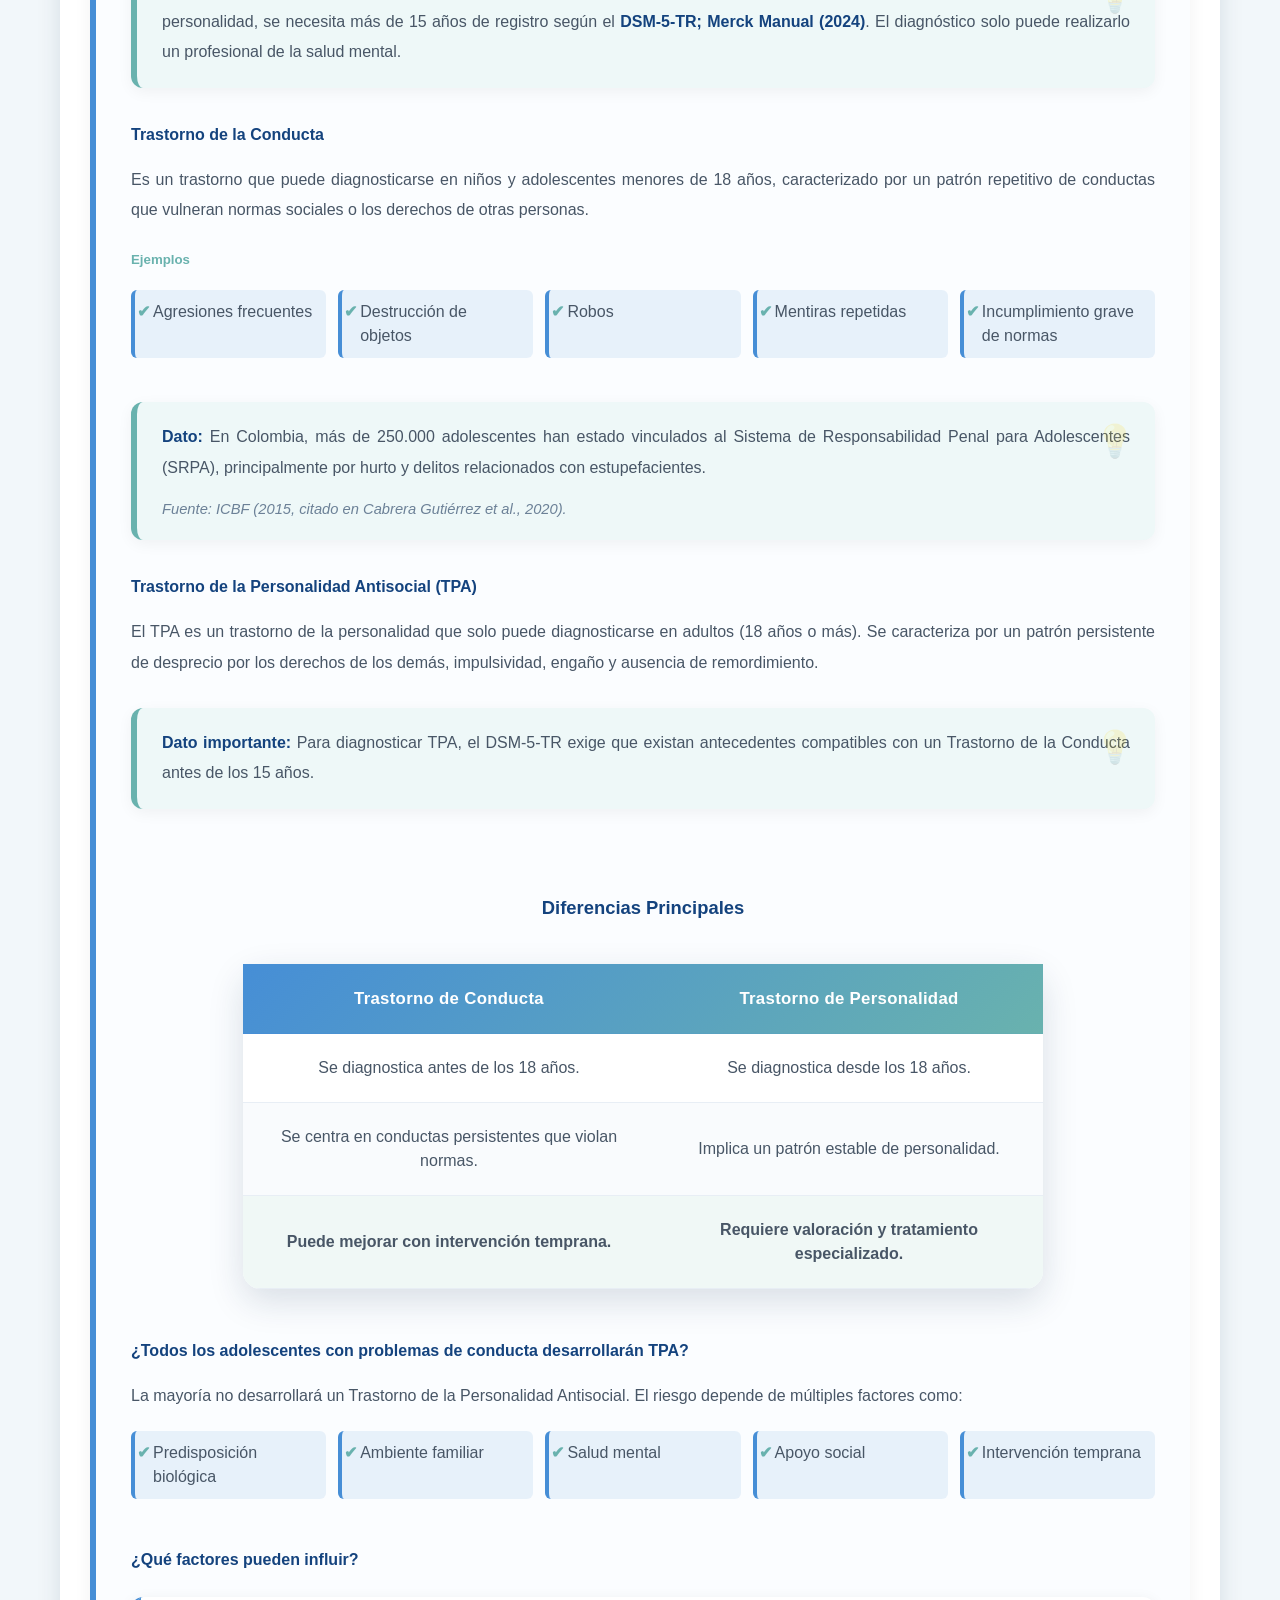
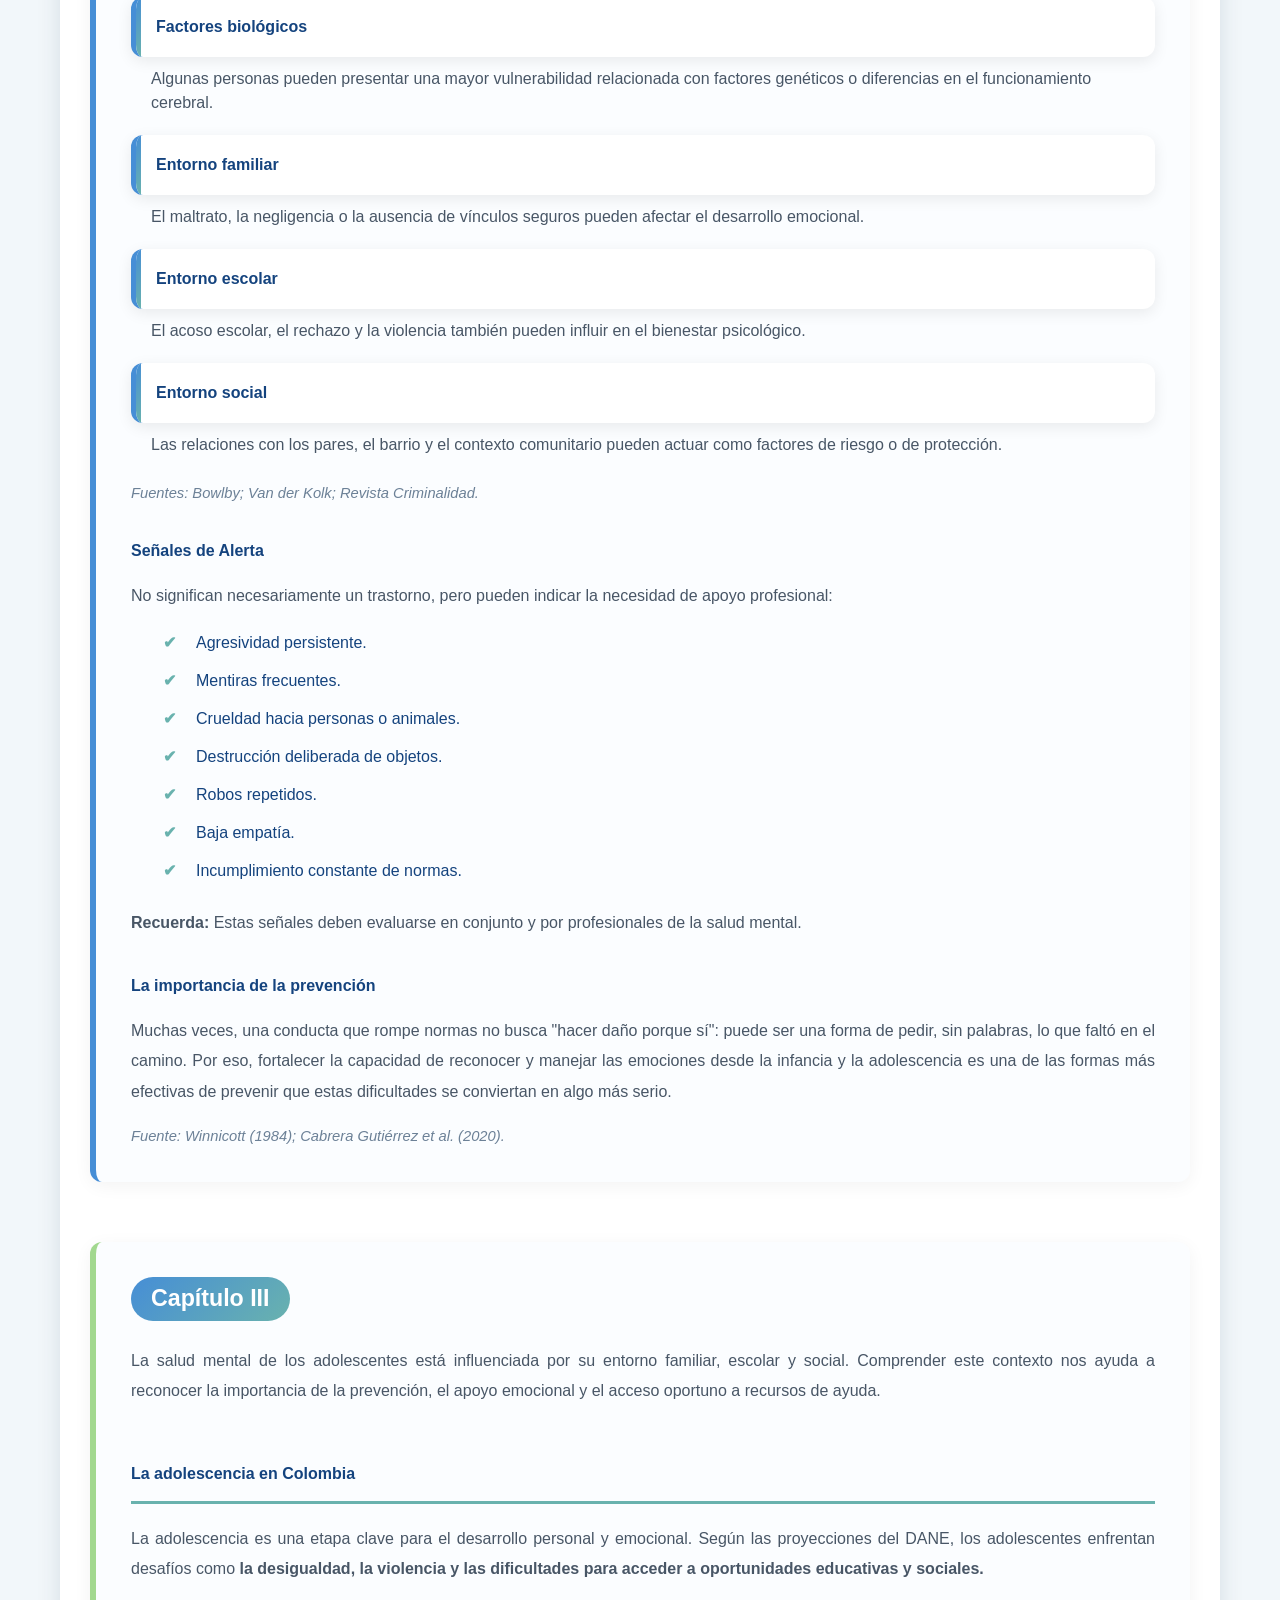
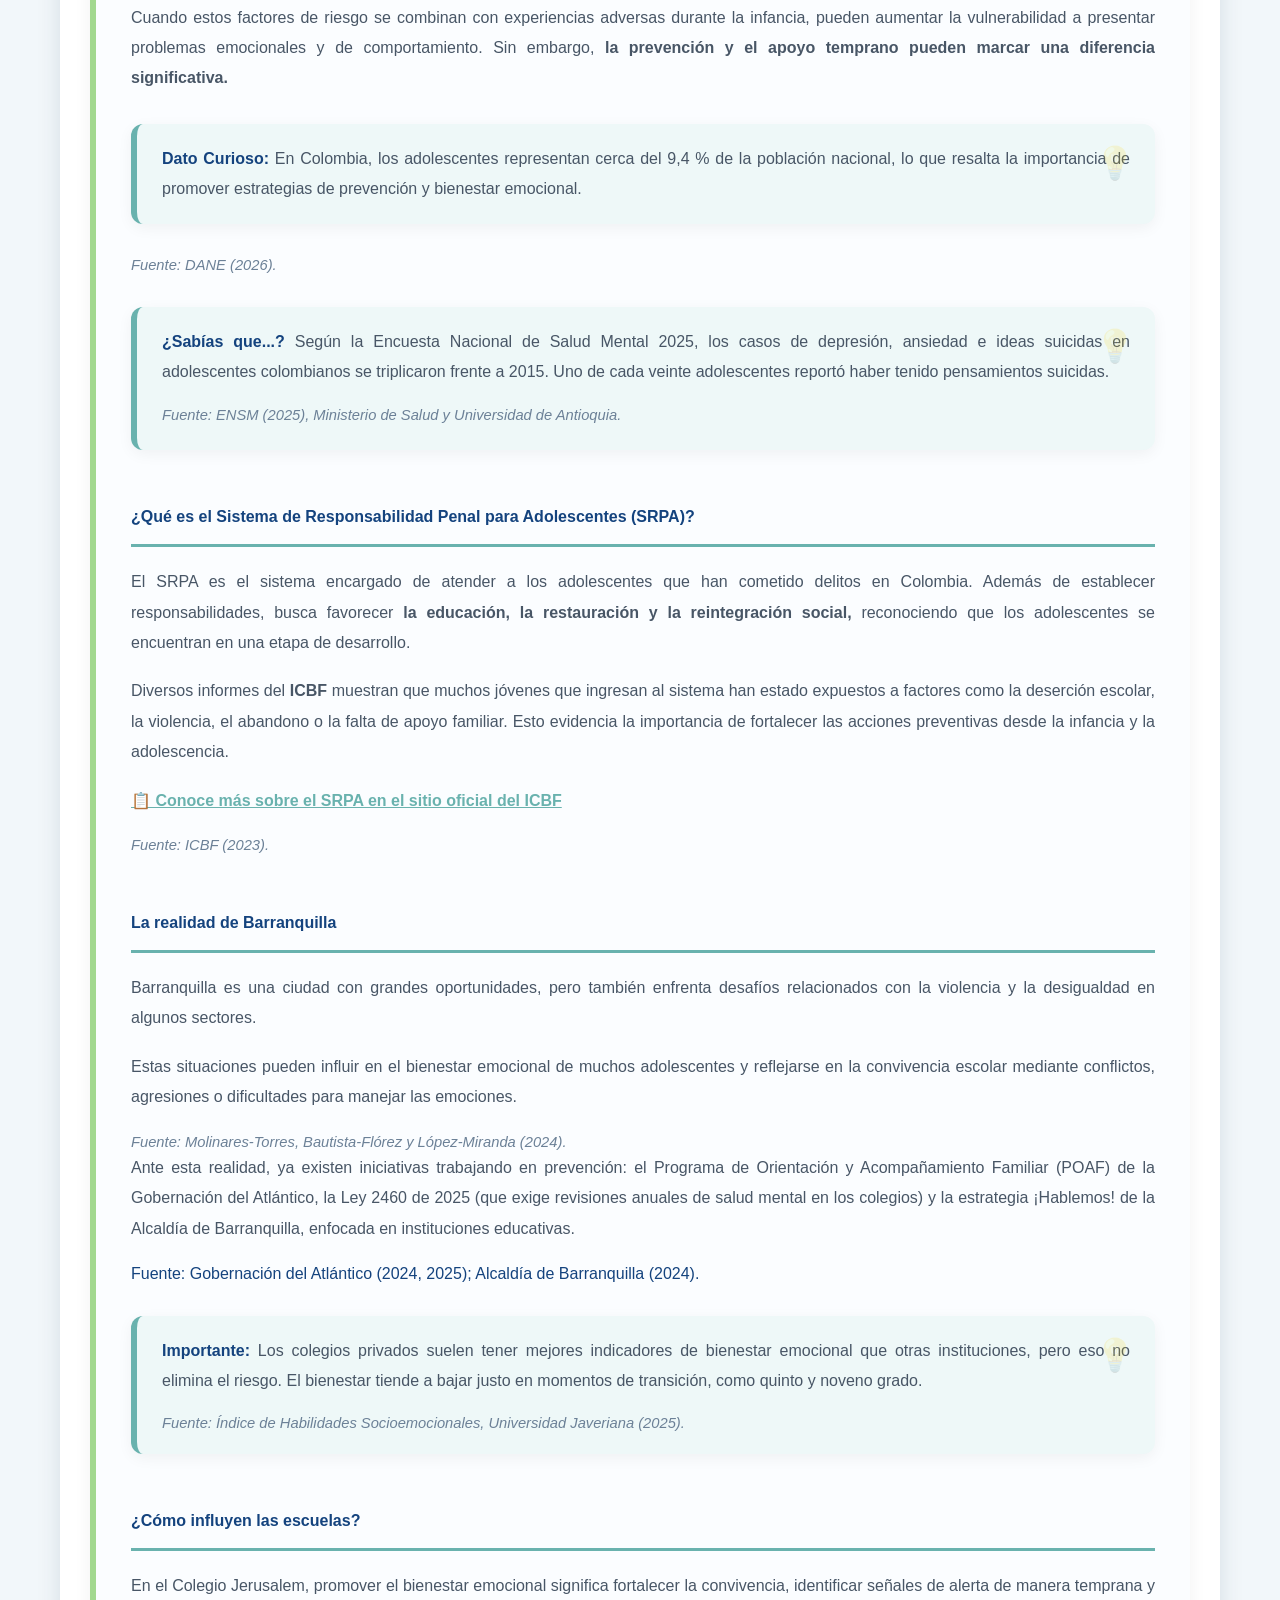
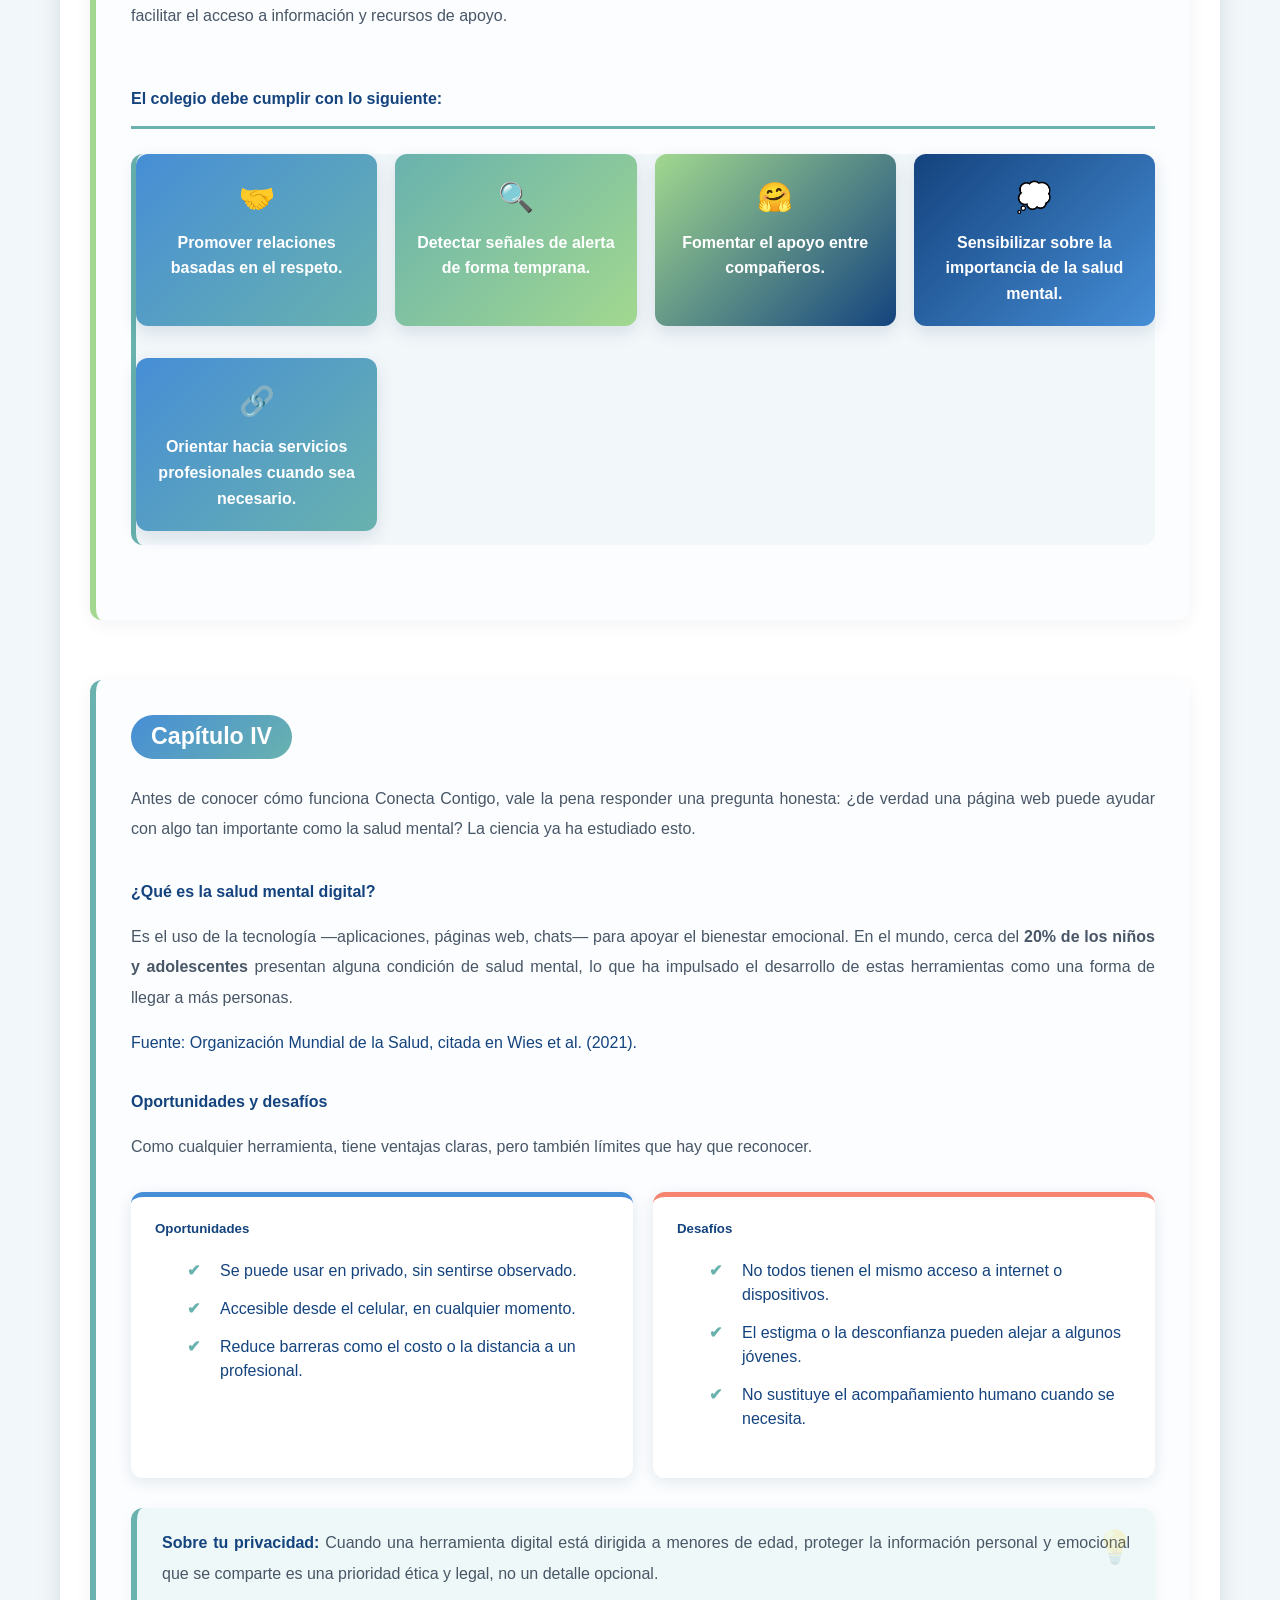
<file: conoce.html>
<!DOCTYPE html>
<html lang="es">

<head>
    <meta charset="UTF-8">
    <meta name="viewport" content="width=device-width, initial-scale=1.0">
    <title>Conoce - Conecta Contigo</title>
    <link rel="stylesheet" href="assets/css/style.css">
    <link rel="stylesheet" href="assets/css/conoce.css">
    <link rel="stylesheet" href="assets/css/presentacion.css">
    <link rel="stylesheet" href="assets/css/responsive.css">


</head>

<body>
    <!-- ENCABEZADO PRINCIPAL -->
    <header>
        <div class="top-nav-container">
            <img width="100px" src="assets/img/index/logo-sin-texto.png" alt="Logo de Conecta Contigo">
            <nav>
                <a href="index.html">Inicio</a>
                <a href="contacto.html">Rutas</a>
                <a href="conoce.html" id="activo">Conoce</a>
                <a href="comprende.html">Comprende</a>
                <a href="emocional.html">Emociones</a>
                <a href="soter.html">Soter</a>
            </nav>
        </div>
    </header>

    <!-- CONTENIDO PRINCIPAL -->
    <main>
        <!-- SECCIÓN HERO -->
        <section data-separador="" class="hero">
            <img src="assets/img/index/hero.png" alt="Fondo de paisaje realista." class="hero-bg">
            <div class="hero-content">
                <h1>INFORMACIÓN DETALLADA Y FUENTES DE INVESTIGACIÓN</h1>
                <p>Las experiencias de la infancia pueden dejar huellas que influyen en nuestra forma de pensar, sentir
                    y actuar. En Conecta Contigo encontrarás información confiable, herramientas de reflexión y recursos
                    de apoyo para comprender el impacto de los traumas infantiles y los rasgos asociados al trastorno de
                    personalidad antisocial, fortaleciendo el bienestar emocional y promoviendo la búsqueda de ayuda
                    cuando sea necesaria.</p>
                <h3>Utilice las pestañas para navegar respecto a su interés.</h3>

                <button type="button" class="presentation-open-btn" data-presentation-open
                    data-pdf="assets/img/conecta-contigo.pdf" data-title="Conecta Contigo · Presentación"
                    aria-haspopup="dialog" aria-controls="presentation-modal">
                    <svg class="presentation-icon" viewBox="0 0 24 24" aria-hidden="true" focusable="false">
                        <rect x="3" y="4" width="18" height="12" rx="2"></rect>
                        <path d="M12 16v4M8 20h8"></path>
                    </svg>
                    Ver presentación
                </button>
            </div>

            <!-- NAVEGACIÓN INTERNA -->
            <nav aria-label="Navegación interna de la página">
                <a href="#introduccion">Introducción</a>
                <a href="#problema">Problemática</a>
                <a href="#objetivos">Propósito</a>
                <a href="#marcot">Conoce el proyecto</a>
                <a href="estadistica.html">Marco Metodológico</a>
                <a href="marco-legal.html">Marco Jurídico</a>
            </nav>

        </section>

        <section id="introduccion">
            <h2 data-separador="introduccion">Introducción</h2>
            <p>Las experiencias vividas durante la infancia pueden influir en el desarrollo emocional, social y
                conductual de
                una persona. <strong>Eventos adversos como el abuso, la negligencia, el abandono o la exposición a la
                    violencia</strong> se han asociado con <strong>efectos duraderos en la salud mental y el
                    bienestar</strong>,
                aunque no determinan por sí solos el desarrollo de un trastorno o una conducta específica.</p>

            <p>Esta problemática no es un caso aislado. En Colombia, los adolescentes son un grupo poblacional muy
                grande, lo
                que resalta la importancia de trabajar en prevención desde ahora.</p>

            <aside>
                <p><strong>Dato clave:</strong> En Colombia hay más de <strong>5 millones de adolescentes</strong> entre
                    12 y
                    17 años, cerca del <strong>9,4% de la población nacional</strong>. Comprender cómo su entorno
                    influye en
                    su desarrollo emocional es clave para prevenir a tiempo.</p>
            </aside>
            Fuente: DANE (2026).

            <p>Las dificultades emocionales no surgen de la nada: se gestan en la interacción de <strong>cuatro
                    entornos</strong> que rodean al adolescente día a día.</p>

            <dl>
                <dt class="Tarjeta">Familia</dt>
                <dd>Es la principal fuente de vínculos seguros... o de experiencias dolorosas.</dd>

                <dt class="Tarjeta">Escuela</dt>
                <dd>Es donde muchas conductas se repiten y donde se pueden detectar señales de alerta a tiempo.</dd>

                <dt class="Tarjeta">Barrio y grupo de pares</dt>
                <dd>Influye en qué comportamientos se validan o se rechazan entre compañeros.</dd>

                <dt class="Tarjeta">Medios de comunicación</dt>
                <dd>Muchas veces evitan hablar abiertamente de salud mental por miedo al estigma.</dd>
            </dl>

            <p>Conecta Contigo es una plataforma de sensibilización creada para brindar información confiable sobre
                <strong>los traumas infantiles y el trastorno de personalidad antisocial.</strong> Además, ofrece
                recuersos de autorreflexión, como el registro emocional o comprender-herramientas, así como
                apoyo y orientación para promover el bienestar emocional y favorecer la búsqueda oportuna de ayuda
                profesional.
            </p>

            <aside>
                <p><strong>Nota:</strong> Esta plataforma tiene fines educativos y de acompañamiento, por lo que
                    <strong>no reemplaza la evaluación, el diagnóstico ni el tratamiento</strong> realizado por
                    profesionales de la salud mental.
                </p>
            </aside>

            <a href="https://www.cdc.gov/aces/about/index.html">Cita #1 - CDC</a><br>
            <a href="https://my.clevelandclinic.org/health/symptoms/24875-adverse-childhood-experiences-ace">Cita
                #2 - Cleveland Clinic</a>
        </section>

        <section id="problema" data-separador="">
            <h2>Pregunta Problema</h2>
            <p>¿De qué manera influyen los traumas infantiles en el bienestar emocional y cómo puede contribuir “Conecta
                Contigo”, mediante información, sensibilización y orientación, a la prevención de conductas
                antisociales?</p>
        </section>

        <section id="objetivos" data-separador="">
            <h2>Objetivos</h2>
            <h3>Objetivo general</h3>
            <p>Analizar la influencia de los traumas infantiles en el desarrollo emocional de los estudiantes de
                secundaria, y evaluar el aporte preventivo de la plataforma digital "Conecta Contigo" frente a las
                conductas de riesgo y rasgos antisociales.</p>

            <h3>Objetivos específicos</h3>
            <ol>
                <li>Explicar, a partir de la literatura científica (ej. DSM-5-TR), la trayectoria evolutiva desde los
                    traumas infantiles y la desregulación emocional hacia el desarrollo de conductas de riesgo y rasgos
                    antisociales.</li>
                <li>Desarrollar la plataforma "Conecta Contigo" para proveer información, herramientas de
                    autoconocimiento y rutas de apoyo emocional dirigidas a estudiantes de secundaria.</li>
                <li>Evaluar el nivel de conocimientos y la percepción de los estudiantes antes y después del uso de la
                    plataforma, utilizando cuestionarios pretest y postest.</li>
            </ol>
        </section>


        <section id="marcot">
            <h2>Conoce</h2>

            <article data-separador="">
                <h3 data-subseparador="">Capítulo I</h3>
                <p>Saber el cómo influyen las experiencias de la infancia en el desarrollo emocional es el primer paso
                    para comprendernos mejor y promover el bienestar mental.</p>

                <h4>¿Qué es un trauma infantil?</h4>
                <p>Un <strong>trauma infantil</strong> es la respuesta emocional y psicológica que experimenta un niño o
                    adolescente después de vivir <strong>una situación que percibe como amenazante o dañina.</strong>
                    Estas experiencias pueden afectar su bienestar y, en algunos casos, influir en su desarrollo
                    emocional y social.</p>

                <aside>
                    <p><strong>¿Sabías que...?</strong> La palabra trauma proviene del griego y significa "herida", por
                        lo que muchas veces se habla de los traumas infantiles como "heridas invisibles" que pueden
                        dejar huellas emocionales.</p>
                </aside>
                <cite>American Psychological Association (APA); Medical News Today (2024).</cite>

                <h4 data-subseparador="">Tipos de trauma</h4>
                <dl>
                    <dt class="Tarjeta">Trauma agudo</dt>
                    <dd>Proviene de un único evento difícil, como un accidente, un desastre natural o la pérdida
                        repentina de un ser querido.</dd>

                    <dt class="Tarjeta">Trauma crónico</dt>
                    <dd>Se produce cuando una persona está expuesta durante mucho tiempo a situaciones dañinas, como la
                        violencia intrafamiliar, el acoso escolar o el maltrato.</dd>

                    <dt class="Tarjeta">Trauma complejo</dt>
                    <dd>Aparece cuando existen múltiples experiencias traumáticas, generalmente dentro del entorno
                        familiar o con personas cercanas.</dd>

                    <dt class="Tarjeta">Trauma secundario</dt>
                    <dd>Puede presentarse en quienes acompañan de cerca a personas que han vivido situaciones
                        traumáticas, como familiares o profesionales de la salud.</dd>
                </dl>

                <aside>
                    <p><strong>¿Por qué importa la duración?</strong> Cuando una situación difícil se repite sin que un
                        adulto
                        brinde protección, el cuerpo entra en un estado de alerta constante llamado <strong>estrés
                            tóxico</strong>.
                        A diferencia del estrés normal (que se supera y ayuda a crecer), el estrés tóxico se mantiene
                        activo
                        demasiado tiempo, lo que puede afectar el desarrollo del cerebro.</p>
                    <cite>Fuente: Centers for Disease Control and Prevention (CDC, 2024).</cite>
                </aside>



                <h4 data-subseparador="">Experiencias que pueden generar trauma</h4>
                <!-- Las imágenes y párrafos deben ir DENTRO de los <li> -->
                <ol class="grid-experiencias">
                    <li>
                        <figure>
                            <img src="assets/img/conoce/Abuso_físico.png" alt="Representación de abuso físico">
                        </figure>
                        <strong>Abuso físico</strong>
                        <p>Uso intencional de la fuerza que provoca o puede provocar lesiones, dolor o daño físico en un
                            niño o adolescente.</p>
                        <cite>Fuente: Organización Mundial de la Salud (OMS, 2022); CDC (2024).</cite>
                    </li>
                    <li>
                        <figure>
                            <img src="assets/img/conoce/abuso_emocional.png" alt="Representación de abuso emocional">
                        </figure>
                        <strong>Abuso emocional</strong>
                        <p>Conductas repetidas como humillaciones, amenazas, insultos, rechazo o manipulación que
                            afectan el desarrollo emocional y la autoestima del menor.</p>
                        <cite>Fuente: Organización Mundial de la Salud (OMS, 2022); American Psychological
                            Association.</cite>
                    </li>
                    <li>
                        <figure>
                            <img src="assets/img/conoce/negligencia.png" alt="Representación de negligencia">
                        </figure>
                        <strong>Negligencia</strong>
                        <p>Ocurre cuando los cuidadores no satisfacen las necesidades básicas del menor, como
                            alimentación, salud, educación, protección o afecto.</p>
                        <cite>Fuente: Centers for Disease Control and Prevention (CDC, 2024).</cite>
                    </li>
                    <li>
                        <figure>
                            <img src="assets/img/conoce/abuso-sexual.png" alt="Representación de abuso sexual">
                        </figure>
                        <strong>Abuso sexual</strong>
                        <p>Cualquier actividad o contacto sexual impuesto a un menor, con o sin contacto físico,
                            mediante manipulación, coerción o fuerza.</p>
                        <cite>Fuente: Organización Mundial de la Salud (OMS, 2022).</cite>
                    </li>
                    <li>
                        <figure>
                            <img src="assets/img/conoce/maltrato_infantil.png"
                                alt="Representación de Violencia Intrafamiliar">
                        </figure>
                        <strong>Violencia intrafamiliar</strong>
                        <p>Exposición a agresiones físicas, psicológicas o verbales entre los miembros del hogar,
                            incluso cuando el menor no es la víctima directa.</p>
                        <cite>Fuente: Organización Mundial de la Salud (OMS, 2022).</cite>
                    </li>
                    <li>
                        <figure>
                            <img src="assets/img/conoce/bullying.png" alt="Representación de bullying escolar">
                        </figure>
                        <strong>Acoso escolar</strong>
                        <p>Conducta agresiva, repetitiva e intencional entre estudiantes que busca intimidar, humillar o
                            excluir a otra persona.</p>
                        <cite>Fuente: UNESCO (2019).</cite>
                    </li>
                    <li>
                        <figure>
                            <img src="assets/img/conoce/exclusión-social.png" alt="Representación de exclusión social">
                        </figure>
                        <strong>Exclusión social</strong>
                        <p>Situación en la que una persona es aislada, discriminada o impedida de participar plenamente
                            en su entorno social o educativo.</p>
                        <cite>Fuente: UNICEF; Organización Mundial de la Salud (OMS).</cite>
                    </li>
                </ol>

                <aside>
                    <p><strong>Aclaración:</strong> No todas las personas que viven una experiencia difícil
                        desarrollarán un trauma. Cada persona responde de manera diferente y existen factores
                        protectores, como el apoyo familiar, escolar y profesional.</p>
                    <cite>Fuente: CDC; Van der Kolk (2015).</cite>
                </aside>

                <h4 data-subseparador="">¿Cómo puede afectar?</h4>
                <table>
                    <caption>Síntomas asociados al trauma</caption>
                    <thead>
                        <tr>
                            <th>Emocional</th>
                            <th>Físico</th>
                        </tr>
                    </thead>
                    <tbody>
                        <tr>
                            <td>Ansiedad</td>
                            <td>Dolor de cabeza</td>
                        </tr>
                        <tr>
                            <td>Miedo</td>
                            <td>Problemas digestivos</td>
                        </tr>
                        <tr>
                            <td>Culpa</td>
                            <td>Fatiga</td>
                        </tr>
                        <tr>
                            <td>Ira</td>
                            <td>Taquicardia</td>
                        </tr>
                        <tr>
                            <td>Hipervigilancia</td>
                            <td>Dificultad para dormir</td>
                        </tr>
                        <tr>
                            <td>Flashbacks</td>
                            <td>—</td>
                        </tr>
                        <tr>
                            <td>Pesadillas</td>
                            <td>—</td>
                        </tr>
                    </tbody>
                </table>

                <aside>
                    <p><strong>Nota:</strong> Cuando estos síntomas persisten en el tiempo y no disminuyen, el trauma
                        evoluciona a una entidad psicopatológica formal denominada Trastorno de Estrés Postraumático
                        (TEPT). <strong>Se debe buscar ayuda profesional.</strong></p>
                    <cite>Fuente: CDC; Van der Kolk (2015).</cite>
                </aside>

                <h5 id="area-neuronal" data-subseparador="">Área Neuronal</h5>

                <figure>
                    <img src="assets/img/conoce/Infografia.png"
                        alt="Infografía respecto a los cambios neuronales por trauma" class="lightbox-trigger">
                </figure>

                <div class="lightbox" id="lightbox-infografia">
                    <button type="button" class="lightbox-close" aria-label="Cerrar imagen ampliada">✕</button>
                    <img src="assets/img/conoce/Infografia.png" alt="Infografía completa">
                </div>

                <h4>La importancia del apego</h4>
                <p>La Teoría del Apego, desarrollada por John Bowlby y ampliada por Mary Ainsworth, explica que los
                    niños necesitan establecer vínculos seguros con sus cuidadores para desarrollarse emocionalmente de
                    manera saludable.</p>

                <h5>Tipos de Apego:</h5>
                <dl>
                    <dt class="Tarjeta">Seguro</dt>
                    <dd>El niño se siente protegido, desarrolla confianza y regula mejor sus emociones.</dd>

                    <dt class="Tarjeta">Evitativo</dt>
                    <dd>Aprende a ocultar sus emociones por miedo al rechazo.</dd>

                    <dt class="Tarjeta">Ansioso</dt>
                    <dd>Busca constantemente aprobación y teme el abandono.</dd>

                    <dt class="Tarjeta">Desorganizado</dt>
                    <dd>Suele aparecer en contextos de abuso o negligencia y dificulta la regulación emocional.</dd>
                </dl>

                <aside>
                    <p><strong>Dato importante:</strong> Tener un apego seguro no solo ayuda a crecer emocionalmente
                        sano: también
                        <strong>protege</strong>. Estudios muestran que, incluso en niños que vivieron experiencias muy
                        difíciles,
                        contar con un vínculo seguro se relaciona con síntomas menos intensos de estrés postraumático.
                        <cite>Fuente: Ensink et al. (2021).</cite>
                    </p>
                </aside>


                <a href="https://carlosaudaz.com/tipos-de-apegos-john-bowlby/" target="_blank"
                    rel="noopener noreferrer">Conoce más sobre la teoría del apego</a>

                <h5>¿Por qué es importante?</h5>
                <p>Un apego seguro favorece:</p>
                <ol>
                    <li>Autoestima</li>
                    <li>Confianza</li>
                    <li>Regulación emocional</li>
                    <li>Relaciones saludables</li>
                </ol>
                <p>Mientras que un apego inseguro puede aumentar la vulnerabilidad a problemas emocionales y
                    conductuales.</p>
            </article>

            <article data-separador="">
                <h3 data-subseparador="">Capítulo II</h3>
                <p><em>Este apartado será basado en el DSM-5-TR (2024)</em></p>
                <p>Los traumas infantiles pueden aumentar el riesgo de ciertas dificultades emocionales y conductuales,
                    pero no determinan que una persona desarrolle un trastorno o cometa delitos. La prevención, el apoyo
                    y la intervención temprana marcan una diferencia.</p>

                <h4>Del trauma al riesgo: ¿qué pasa en el medio?</h4>
                <p>El trauma no lleva directo a una conducta antisocial. En el camino aparece la <strong>desregulación
                        emocional</strong>: la dificultad para reconocer, entender y manejar las propias emociones.
                    Cuando esto no se
                    compensa con un vínculo de apoyo, aumenta el riesgo de que aparezcan conductas que rompen normas o
                    dañan a
                    otros.</p>

                <cite>Fuente: Cabrera Gutiérrez et al. (2020), estudio con adolescentes del SRPA en Quindío.</cite>


                <h4 data-subseparador="">Rasgos Antisociales y Desarrollo de la Personalidad</h4>
                <p>Las conductas antisociales tienen un origen complejo. En ellas influyen factores biológicos,
                    psicológicos, familiares y sociales. Comprender estos factores ayuda a prevenir, detectar señales de
                    alerta y promover una intervención temprana.</p>

                <h5>¿Qué son los rasgos antisociales?</h5>
                <p>Los rasgos antisociales son patrones persistentes de comportamiento que implican dificultades para
                    respetar los derechos de otras personas y las normas sociales. Estos rasgos pueden incluir
                    impulsividad, agresividad, manipulación o poca consideración por las consecuencias de los propios
                    actos.</p>

                <aside>
                    <p><strong>Nota Importante:</strong> Tener uno o varios de estos comportamientos de forma ocasional
                        no significa que una persona tenga un trastorno de personalidad, se necesita más de 15 años de
                        registro según el <strong>DSM-5-TR; Merck Manual (2024)</strong>. El diagnóstico solo puede
                        realizarlo un profesional de la salud mental.</p>
                </aside>

                <h4 data-subseparador="">Trastorno de la Conducta</h4>
                <p>Es un trastorno que puede diagnosticarse en niños y adolescentes menores de 18 años, caracterizado
                    por un patrón repetitivo de conductas que vulneran normas sociales o los derechos de otras personas.
                </p>

                <h5>Ejemplos</h5>
                <ul class="li">
                    <li>
                        Agresiones frecuentes
                    </li>
                    <li>
                        Destrucción de objetos
                    </li>
                    <li>
                        Robos
                    </li>
                    <li>
                        Mentiras repetidas
                    </li>
                    <li>
                        Incumplimiento grave de normas
                    </li>
                </ul>

                <aside>
                    <p><strong>Dato:</strong> En Colombia, más de 250.000 adolescentes han estado vinculados al Sistema
                        de
                        Responsabilidad Penal para Adolescentes (SRPA), principalmente por hurto y delitos relacionados
                        con
                        estupefacientes.</p>
                    <cite>Fuente: ICBF (2015, citado en Cabrera Gutiérrez et al., 2020).</cite>
                </aside>


                <h4 data-subseparador="">Trastorno de la Personalidad Antisocial (TPA)</h4>
                <p>El TPA es un trastorno de la personalidad que solo puede diagnosticarse en adultos (18 años o más).
                    Se caracteriza por un patrón persistente de desprecio por los derechos de los demás, impulsividad,
                    engaño y ausencia de remordimiento.</p>

                <aside>
                    <p><strong>Dato importante:</strong> Para diagnosticar TPA, el DSM-5-TR exige que existan
                        antecedentes compatibles con un Trastorno de la Conducta antes de los 15 años.</p>
                </aside>

                <table data-subseparador="">
                    <caption>
                        <h4>Diferencias Principales</h4>
                    </caption>
                    <thead>
                        <tr>
                            <th>Trastorno de Conducta</th>
                            <th>Trastorno de Personalidad</th>
                        </tr>
                    </thead>
                    <tbody>
                        <tr>
                            <td>Se diagnostica antes de los 18 años.</td>
                            <td>Se diagnostica desde los 18 años.</td>
                        </tr>
                        <tr>
                            <td>Se centra en conductas persistentes que violan normas.</td>
                            <td>Implica un patrón estable de personalidad.</td>
                        </tr>
                    </tbody>
                    <tfoot>
                        <tr>
                            <td>Puede mejorar con intervención temprana.</td>
                            <td>Requiere valoración y tratamiento especializado.</td>
                        </tr>
                    </tfoot>
                </table>

                <h4 data-subseparador="">¿Todos los adolescentes con problemas de conducta desarrollarán TPA?</h4>
                <p>La mayoría no desarrollará un Trastorno de la Personalidad Antisocial. El riesgo depende de múltiples
                    factores como:</p>
                <ul class="li">
                    <li>
                        Predisposición biológica
                    </li>
                    <li>
                        Ambiente familiar
                    </li>
                    <li>
                        Salud mental
                    </li>
                    <li>
                        Apoyo social
                    </li>
                    <li>
                        Intervención temprana
                    </li>
                </ul>

                <h4 data-subseparador="">¿Qué factores pueden influir?</h4>
                <dl>
                    <dt class="Tarjeta">Factores biológicos</dt>
                    <dd>Algunas personas pueden presentar una mayor vulnerabilidad relacionada con factores genéticos o
                        diferencias en el funcionamiento cerebral.</dd>

                    <dt class="Tarjeta">Entorno familiar</dt>
                    <dd>El maltrato, la negligencia o la ausencia de vínculos seguros pueden afectar el desarrollo
                        emocional.</dd>

                    <dt class="Tarjeta">Entorno escolar</dt>
                    <dd>El acoso escolar, el rechazo y la violencia también pueden influir en el bienestar psicológico.
                    </dd>

                    <dt class="Tarjeta">Entorno social</dt>
                    <dd>Las relaciones con los pares, el barrio y el contexto comunitario pueden actuar como factores de
                        riesgo o de protección.</dd>
                </dl>
                <cite>Fuentes: Bowlby; Van der Kolk; Revista Criminalidad.</cite>

                <h4 data-subseparador="">Señales de Alerta</h4>
                <p>No significan necesariamente un trastorno, pero pueden indicar la necesidad de apoyo profesional:</p>
                <ul>
                    <li>Agresividad persistente.</li>
                    <li>Mentiras frecuentes.</li>
                    <li>Crueldad hacia personas o animales.</li>
                    <li>Destrucción deliberada de objetos.</li>
                    <li>Robos repetidos.</li>
                    <li>Baja empatía.</li>
                    <li>Incumplimiento constante de normas.</li>
                </ul>
                <p><strong>Recuerda:</strong> Estas señales deben evaluarse en conjunto y por profesionales de la salud
                    mental.</p>

                <h4>La importancia de la prevención</h4>
                <p>Muchas veces, una conducta que rompe normas no busca "hacer daño porque sí": puede ser una forma de
                    pedir, sin
                    palabras, lo que faltó en el camino. Por eso, fortalecer la capacidad de reconocer y manejar las
                    emociones
                    desde la infancia y la adolescencia es una de las formas más efectivas de prevenir que estas
                    dificultades se
                    conviertan en algo más serio.</p>
                <cite>Fuente: Winnicott (1984); Cabrera Gutiérrez et al. (2020).</cite>
            </article>

            <article data-separador="">
                <h3 data-subseparador="">Capítulo III</h3>
                <p>La salud mental de los adolescentes está influenciada por su entorno familiar, escolar y social.
                    Comprender este contexto nos ayuda a reconocer la importancia de la prevención, el apoyo
                    emocional y
                    el acceso oportuno a recursos de ayuda.</p>

                <h4>La adolescencia en Colombia</h4>
                <p>La adolescencia es una etapa clave para el desarrollo personal y emocional. Según las
                    proyecciones
                    del DANE, los adolescentes enfrentan desafíos como <strong>la desigualdad, la violencia y las
                        dificultades para acceder a oportunidades educativas y sociales.</strong></p>
                <p>Cuando estos factores de riesgo se combinan con experiencias adversas durante la infancia, pueden
                    aumentar la vulnerabilidad a presentar problemas emocionales y de comportamiento. Sin embargo,
                    <strong>la prevención y el apoyo temprano pueden marcar una diferencia significativa.</strong>
                </p>

                <aside>
                    <p><strong>Dato Curioso:</strong> En Colombia, los adolescentes representan cerca del 9,4 % de
                        la
                        población nacional, lo que resalta la importancia de promover estrategias de prevención y
                        bienestar emocional.</p>
                </aside>
                <cite>Fuente: DANE (2026).</cite>

                <aside>
                    <p><strong>¿Sabías que...?</strong> Según la Encuesta Nacional de Salud Mental 2025, los casos
                        de depresión,
                        ansiedad e ideas suicidas en adolescentes colombianos se triplicaron frente a 2015. Uno de
                        cada veinte
                        adolescentes reportó haber tenido pensamientos suicidas.
                        <cite>Fuente: ENSM (2025), Ministerio de Salud y Universidad de Antioquia.</cite>
                    </p>
                </aside>


                <h4 data-subseparador="">¿Qué es el Sistema de Responsabilidad Penal para Adolescentes (SRPA)?</h4>
                <p>El SRPA es el sistema encargado de atender a los adolescentes que han cometido delitos en
                    Colombia.
                    Además de establecer responsabilidades, busca favorecer <strong>la educación, la restauración y
                        la
                        reintegración social,</strong> reconociendo que los adolescentes se encuentran en una etapa
                    de
                    desarrollo.</p>
                <p>Diversos informes del <strong>ICBF</strong> muestran que muchos jóvenes que ingresan al sistema
                    han
                    estado expuestos a factores como la deserción escolar, la violencia, el abandono o la falta de
                    apoyo
                    familiar. Esto evidencia la importancia de fortalecer las acciones preventivas desde la infancia
                    y
                    la adolescencia.</p>
                <p><a href="https://www.icbf.gov.co/proteccion-2023/sistema-de-responsabilidad-penal-para-adolescentes-prueba"
                        target="_blank" rel="noopener noreferrer"
                        style="color: var(--verde-agua); font-weight: 600; text-decoration: underline;">
                        📋 Conoce más sobre el SRPA en el sitio oficial del ICBF</a></p>
                <cite>Fuente: ICBF (2023).</cite>

                <h4 data-subseparador="">La realidad de Barranquilla</h4>
                <p>Barranquilla es una ciudad con grandes oportunidades, pero también enfrenta desafíos relacionados
                    con
                    la violencia y la desigualdad en algunos sectores.</p>
                <p>Estas situaciones pueden influir en el bienestar emocional de muchos adolescentes y reflejarse en
                    la
                    convivencia escolar mediante conflictos, agresiones o dificultades para manejar las emociones.
                </p>
                <cite>Fuente: Molinares-Torres, Bautista-Flórez y López-Miranda (2024).</cite>
                <p>Ante esta realidad, ya existen iniciativas trabajando en prevención: el Programa de Orientación y
                    Acompañamiento Familiar (POAF) de la Gobernación del Atlántico, la Ley 2460 de 2025 (que exige
                    revisiones
                    anuales de salud mental en los colegios) y la estrategia ¡Hablemos! de la Alcaldía de
                    Barranquilla, enfocada en
                    instituciones educativas.</p>
                Fuente: Gobernación del Atlántico (2024, 2025); Alcaldía de Barranquilla (2024).

                <aside>
                    <p><strong>Importante:</strong> Los colegios privados suelen tener mejores indicadores de
                        bienestar emocional
                        que otras instituciones, pero eso no elimina el riesgo. El bienestar tiende a bajar justo en
                        momentos de
                        transición, como quinto y noveno grado.</p>
                    <cite>Fuente: Índice de Habilidades Socioemocionales, Universidad Javeriana (2025).</cite>
                </aside>

                <h4 data-subseparador="">¿Cómo influyen las escuelas?</h4>
                <p>En el Colegio Jerusalem, promover el bienestar emocional significa fortalecer la convivencia,
                    identificar señales de alerta de manera temprana y facilitar el acceso a información y recursos
                    de
                    apoyo.</p>

                <h4>El colegio debe cumplir con lo siguiente:</h4>
                <ol
                    style="display: grid; grid-template-columns: repeat(auto-fit, minmax(200px, 1fr)); gap: 18px; list-style: none; padding: 0; margin: 25px 0 40px;">
                    <li
                        style="background: linear-gradient(135deg, var(--azul-claro), var(--verde-agua)); color: var(--blanco); padding: 20px; border-radius: 12px; text-align: center; box-shadow: 0 6px 18px rgba(17, 46, 81, .12); font-weight: 600; line-height: 1.6;">
                        <span style="font-size: 1.8rem; display: block; margin-bottom: 10px;">🤝</span>
                        Promover relaciones basadas en el respeto.
                    </li>
                    <li
                        style="background: linear-gradient(135deg, var(--verde-agua), var(--verde-hoja)); color: var(--blanco); padding: 20px; border-radius: 12px; text-align: center; box-shadow: 0 6px 18px rgba(17, 46, 81, .12); font-weight: 600; line-height: 1.6;">
                        <span style="font-size: 1.8rem; display: block; margin-bottom: 10px;">🔍</span>
                        Detectar señales de alerta de forma temprana.
                    </li>
                    <li
                        style="background: linear-gradient(135deg, var(--verde-hoja), var(--azul-marino)); color: var(--blanco); padding: 20px; border-radius: 12px; text-align: center; box-shadow: 0 6px 18px rgba(17, 46, 81, .12); font-weight: 600; line-height: 1.6;">
                        <span style="font-size: 1.8rem; display: block; margin-bottom: 10px;">🤗</span>
                        Fomentar el apoyo entre compañeros.
                    </li>
                    <li
                        style="background: linear-gradient(135deg, var(--azul-marino), var(--azul-claro)); color: var(--blanco); padding: 20px; border-radius: 12px; text-align: center; box-shadow: 0 6px 18px rgba(17, 46, 81, .12); font-weight: 600; line-height: 1.6;">
                        <span style="font-size: 1.8rem; display: block; margin-bottom: 10px;">💭</span>
                        Sensibilizar sobre la importancia de la salud mental.
                    </li>
                    <li
                        style="background: linear-gradient(135deg, var(--azul-claro), var(--verde-agua)); color: var(--blanco); padding: 20px; border-radius: 12px; text-align: center; box-shadow: 0 6px 18px rgba(17, 46, 81, .12); font-weight: 600; line-height: 1.6;">
                        <span style="font-size: 1.8rem; display: block; margin-bottom: 10px;">🔗</span>
                        Orientar hacia servicios profesionales cuando sea necesario.
                    </li>
                </ol>
            </article>
            <article data-separador="">
                <h3 data-subseparador="">Capítulo IV</h3>
                <p>Antes de conocer cómo funciona Conecta Contigo, vale la pena responder una pregunta honesta: ¿de
                    verdad
                    una página web puede ayudar con algo tan importante como la salud mental? La ciencia ya ha estudiado
                    esto.</p>

                <h4 data-subseparador="">¿Qué es la salud mental digital?</h4>
                <p>Es el uso de la tecnología —aplicaciones, páginas web, chats— para apoyar el bienestar emocional. En
                    el
                    mundo, cerca del <strong>20% de los niños y adolescentes</strong> presentan alguna condición de
                    salud
                    mental, lo que ha impulsado el desarrollo de estas herramientas como una forma de llegar a más
                    personas.
                </p>
                Fuente: Organización Mundial de la Salud, citada en Wies et al. (2021).

                <h4 data-subseparador="">Oportunidades y desafíos</h4>
                <p>Como cualquier herramienta, tiene ventajas claras, pero también límites que hay que reconocer.</p>

                <div class="comparacion-grid">
                    <div class="comparacion-col comparacion-oportunidad">
                        <h5>Oportunidades</h5>
                        <ul>
                            <li>Se puede usar en privado, sin sentirse observado.</li>
                            <li>Accesible desde el celular, en cualquier momento.</li>
                            <li>Reduce barreras como el costo o la distancia a un profesional.</li>
                        </ul>
                    </div>
                    <div class="comparacion-col comparacion-desafio">
                        <h5>Desafíos</h5>
                        <ul>
                            <li>No todos tienen el mismo acceso a internet o dispositivos.</li>
                            <li>El estigma o la desconfianza pueden alejar a algunos jóvenes.</li>
                            <li>No sustituye el acompañamiento humano cuando se necesita.</li>
                        </ul>
                    </div>
                </div>

                <aside>
                    <p><strong>Sobre tu privacidad:</strong> Cuando una herramienta digital está dirigida a menores de
                        edad,
                        proteger la información personal y emocional que se comparte es una prioridad ética y legal, no
                        un
                        detalle opcional.</p>
                    <cite>Fuente: Organización Mundial de la Salud; Adjei-Boateng &amp; Ikoh (2025).</cite>
                </aside>


                <h4 data-subseparador="">¿Funciona realmente?</h4>
                <p>Estudios con adolescentes muestran mejoras reales en síntomas de ansiedad y estrés al usar este tipo
                    de
                    herramientas. Sin embargo, la evidencia es clara en algo importante: estas plataformas funcionan
                    mejor como
                    un <strong>complemento</strong>, no como un reemplazo de la ayuda profesional.</p>
                <cite>Fuente: Leech et al. (2021); Adjei-Boateng &amp; Ikoh (2025).</cite>

            </article>
            <article data-separador="">
                <h3 data-subseparador="">Capítulo V</h3>
                <p>Todo lo que has leído hasta ahora —el trauma, sus efectos, el contexto local y la evidencia digital—
                    es la
                    base sobre la que se construyó Conecta Contigo. Esta plataforma no es solo información: es una
                    propuesta
                    pensada para acompañarte.</p>

                <h4 data-subseparador="">Principios de la propuesta</h4>
                <dl>
                    <dt class="Tarjeta">Prevención</dt>
                    <dd>Está dirigida a todos los adolescentes, no solo a quienes ya tienen dificultades, para actuar a
                        tiempo.</dd>

                    <dt class="Tarjeta">Accesibilidad</dt>
                    <dd>Disponible desde tu celular o computador, sin filas ni citas.</dd>

                    <dt class="Tarjeta">Anonimato</dt>
                    <dd>Tu información emocional se maneja con confidencialidad y respaldo legal.</dd>

                    <dt class="Tarjeta">Acompañamiento</dt>
                    <dd>No reemplaza a un profesional: te orienta y te acompaña mientras decides buscar ayuda.</dd>

                </dl>
                <cite>Fuente: Beames et al. (2021); Wanniarachchi et al. (2025); Constitución Política de Colombia, Art.
                    15; Ley 1581
                    de 2012.</cite>


                <h4 data-subseparador="">Explora la plataforma</h4>
                <p>Cada una de estas herramientas tiene respaldo científico. Conócelas:</p>

                <div class="componentes-grid">
                    <div class="componente-card">
                        <h5>1. Módulo Conoce</h5>
                        <p>Explora información confiable y basada en la evidencia sobre el trauma infantil, la
                            desregulación emocional y la importancia del bienestar mental.</p>
                        <a href="conoce.html">Explorar contenidos</a>
                    </div>
                    <div class="componente-card">
                        <h5>1. Módulo Comprende</h5>
                        <p>Información relacionada sobre condiciones que afectan la adolecencia, situaciones que
                            deterioran la salud mental y herramientas de autocuidado.</p>
                        <a href="comprende.html">Explorar recursos</a>
                    </div>
                    <div class="componente-card">
                        <h5>3. Registro Emocional</h5>
                        <p>Documenta tu estado de ánimo. La evidencia
                            muestra que nombrar y registrar tus emociones fortalece tu bienestar y te ayuda a conocerte
                            mejor.</p>
                        <a href="emocional.html">Ir a apartado emocional</a>
                    </div>

                    <div class="componente-card">
                        <h5>4. Rutas de Atención y Apoyo Profesional</h5>
                        <p>Conoce las líneas de apoyo disponibles 24/7, completamente gratuitas y confidenciales. Hablar
                            con un profesional puede marcar la diferencia.</p>
                        <a href="contacto.html">Ver rutas de atención</a>
                    </div>

                    <div class="componente-card">
                        <h5>5. Asistente Virtual "Soter"</h5>
                        <p>¿Tienes preguntas sobre trauma, emociones o cómo buscar ayuda? Soter, nuestro asistente
                            virtual, está aquí para orientarte con información confiable.</p>
                        <a href="soter.html">Consultar con Soter</a>
                    </div>

                    <div class="componente-card">
                        <h5>6. Mayor Información sobre la página</h5>
                        <p>Conoce la misión, visión y principios que guían Conecta Contigo. Descubre cómo esta
                            plataforma fue diseñada para acompañarte en tu bienestar emocional.</p>
                        <a href="index.html">Ver más información</a>
                    </div>
                </div>



            </article>

        </section>

    </main>

    <footer class="pie" data-separador="">
        <div class="pie__contenedor">

            <div class="pie__grid">

                <!-- Bloque 1: Identidad -->
                <div class="pie__marca">
                    <p class="pie__nombre">Conecta Contigo</p>
                    <p class="pie__lema">Comprende <span aria-hidden="true">•</span> Sana <span
                            aria-hidden="true">•</span> Crece</p>
                    <p class="pie__descripcion">Un espacio digital para comprender, expresar y cuidar el bienestar
                        emocional durante la adolescencia.</p>
                </div>

                <!-- Bloque 2: Explora -->
                <nav class="pie__bloque" aria-labelledby="pie-explora">
                    <h2 class="pie__titulo" id="pie-explora">Explora</h2>
                    <ul class="pie__lista">
                        <li><a href="index.html">Inicio</a></li>
                        <li><a href="conoce.html">Conoce</a></li>
                        <li><a href="comprende.html">Comprende</a></li>
                        <li><a href="emocional.html">Registro emocional</a></li>
                    </ul>
                </nav>

                <!-- Bloque 3: Apoyo -->
                <nav class="pie__bloque" aria-labelledby="pie-apoyo">
                    <h2 class="pie__titulo" id="pie-apoyo">Apoyo</h2>
                    <ul class="pie__lista">
                        <li><a href="soter.html">Soter</a></li>
                        <li><a href="contacto.html">Contactos</a></li>
                        <li><a href="comprende.html#comprende-herramientas">Recursos de ayuda</a></li>
                    </ul>
                </nav>

                <!-- Bloque 4: Proyecto -->
                <nav class="pie__bloque pie__bloque--proyecto" aria-labelledby="pie-proyecto">
                    <h2 class="pie__titulo" id="pie-proyecto">Proyecto</h2>
                    <ul class="pie__lista">
                        <li><a href="estadistica.html">Evaluación</a></li>
                        <li><a href="marco-legal.html">Marco jurídico</a></li>
                        <li><a href="assets/pdf/acta.pdf">Consentimiento de padres</a></li>
                    </ul>
                </nav>

            </div>

            <!-- Franja inferior -->
            <div class="pie__base">
                <p class="pie__aviso">Esta plataforma complementa, pero no sustituye, la atención de un profesional de
                    la salud mental.</p>
                <p class="pie__copy">© 2026 Conecta Contigo. Todos los derechos reservados.</p>
                <a class="pie__pagina" href="conoce.html">Módulo Conoce</a>
            </div>

        </div>
    </footer>


    <!-- ================================================================
     BLOQUE 2 · MODAL DE LA PRESENTACIÓN
     Pégalo justo ANTES de </body> (antes de los <script>).
================================================================ -->
    <div class="presentation-modal" id="presentation-modal" hidden>
        <div class="presentation-dialog" id="presentation-dialog" role="dialog" aria-modal="true"
            aria-labelledby="presentation-title" tabindex="-1">

            <!-- Barra superior -->
            <div class="presentation-topbar">
                <span class="presentation-title" id="presentation-title">Conecta Contigo · Presentación</span>

                <div class="presentation-topbar-actions">
                    <a class="presentation-btn" id="presentation-newtab" href="#" target="_blank" rel="noopener"
                        title="Abrir PDF en una nueva pestaña" aria-label="Abrir PDF en una nueva pestaña">
                        <svg class="presentation-icon" viewBox="0 0 24 24" aria-hidden="true" focusable="false">
                            <path d="M14 4h6v6M20 4l-9 9M18 14v5a1 1 0 0 1-1 1H5a1 1 0 0 1-1-1V7a1 1 0 0 1 1-1h5">
                            </path>
                        </svg>
                    </a>
                    <button type="button" class="presentation-btn presentation-btn--close" id="presentation-close"
                        title="Cerrar (Esc)" aria-label="Cerrar presentación">
                        <svg class="presentation-icon" viewBox="0 0 24 24" aria-hidden="true" focusable="false">
                            <path d="M6 6l12 12M18 6L6 18"></path>
                        </svg>
                    </button>
                </div>

                <div class="presentation-progress" aria-hidden="true"><span id="presentation-progress-bar"></span></div>
            </div>

            <!-- Área del PDF -->
            <div class="presentation-body" id="presentation-body">
                <div class="presentation-stage" id="presentation-stage" tabindex="-1">
                    <div class="presentation-page" id="presentation-page"></div>
                </div>

                <span class="presentation-edge presentation-edge--prev" aria-hidden="true">
                    <svg class="presentation-icon" viewBox="0 0 24 24" focusable="false">
                        <path d="M15 5l-7 7 7 7"></path>
                    </svg>
                </span>
                <span class="presentation-edge presentation-edge--next" aria-hidden="true">
                    <svg class="presentation-icon" viewBox="0 0 24 24" focusable="false">
                        <path d="M9 5l7 7-7 7"></path>
                    </svg>
                </span>

                <!-- Cargando -->
                <div class="presentation-status" id="presentation-loading" role="status" aria-live="polite">
                    <div class="presentation-spinner" aria-hidden="true"></div>
                    <p id="presentation-loading-text">Cargando presentación…</p>
                </div>

                <!-- Error -->
                <div class="presentation-status" id="presentation-error" role="alert" hidden>
                    <svg class="presentation-icon presentation-status-icon" viewBox="0 0 24 24" aria-hidden="true"
                        focusable="false">
                        <circle cx="12" cy="12" r="9"></circle>
                        <path d="M12 7.5v5.5M12 16.5h.01"></path>
                    </svg>
                    <p>No pudimos cargar la presentación. Comprueba que el archivo exista en la carpeta indicada.</p>
                    <div class="presentation-status-actions">
                        <a class="presentation-btn presentation-btn--primary" id="presentation-error-link" href="#"
                            target="_blank" rel="noopener">Abrir PDF en una nueva pestaña</a>
                        <button type="button" class="presentation-btn" id="presentation-retry">Reintentar</button>
                    </div>
                </div>
            </div>

            <!-- Barra de controles -->
            <div class="presentation-controls" role="toolbar" aria-label="Controles de la presentación">

                <div class="presentation-group presentation-group--nav">
                    <button type="button" class="presentation-btn" id="presentation-prev" title="Página anterior (←)"
                        aria-label="Página anterior">
                        <svg class="presentation-icon" viewBox="0 0 24 24" aria-hidden="true" focusable="false">
                            <path d="M15 5l-7 7 7 7"></path>
                        </svg>
                    </button>

                    <span class="presentation-counter" id="presentation-counter" aria-live="polite"
                        aria-atomic="true">Página – de –</span>

                    <button type="button" class="presentation-btn presentation-btn--primary" id="presentation-next"
                        title="Página siguiente (→)" aria-label="Página siguiente">
                        <svg class="presentation-icon" viewBox="0 0 24 24" aria-hidden="true" focusable="false">
                            <path d="M9 5l7 7-7 7"></path>
                        </svg>
                    </button>
                </div>

                <div class="presentation-group presentation-group--tools">
                    <button type="button" class="presentation-btn" id="presentation-zoom-out" title="Reducir (−)"
                        aria-label="Reducir zoom">
                        <svg class="presentation-icon" viewBox="0 0 24 24" aria-hidden="true" focusable="false">
                            <path d="M5 12h14"></path>
                        </svg>
                    </button>

                    <button type="button" class="presentation-btn presentation-btn--zoom-label"
                        id="presentation-zoom-reset" title="Restaurar zoom (0)"
                        aria-label="Restaurar zoom al 100%">100%</button>

                    <button type="button" class="presentation-btn" id="presentation-zoom-in" title="Ampliar (+)"
                        aria-label="Ampliar zoom">
                        <svg class="presentation-icon" viewBox="0 0 24 24" aria-hidden="true" focusable="false">
                            <path d="M12 5v14M5 12h14"></path>
                        </svg>
                    </button>

                    <span class="presentation-divider" aria-hidden="true"></span>

                    <button type="button" class="presentation-btn" id="presentation-fullscreen"
                        title="Pantalla completa (F)" aria-label="Pantalla completa" aria-pressed="false">
                        <svg class="presentation-icon" viewBox="0 0 24 24" aria-hidden="true" focusable="false">
                            <path d="M4 9V4h5M20 9V4h-5M4 15v5h5M20 15v5h-5"></path>
                        </svg>
                        <span class="presentation-btn__text" id="presentation-fullscreen-text">Pantalla completa</span>
                    </button>
                </div>

            </div>
        </div>
    </div>

    <a class="soter-acceso" href="soter.html#tema:donde" aria-label="Pregúntale a Soter">
    <img class="soter-acceso__avatar" src="assets/img/soter/soter.png" alt="">
    <span class="soter-acceso__texto">Pregúntale a Soter</span>
</a>    
<!-- ============ BOTÓN FLOTANTE VOLVER ARRIBA ============ -->
    <button id="boton-subir" class="boton-subir" type="button" aria-label="Volver al inicio de la página"
        title="Volver arriba">
        <span aria-hidden="true">&#8593;</span>
    </button>

    <script src="assets/js/general.js"></script>
    <nav class="separadores-nav" id="separadores-nav" aria-label="Navegación de secciones"></nav>
    <script src="assets/js/presentacion.js" defer></script>
</body>

</html>
</file>
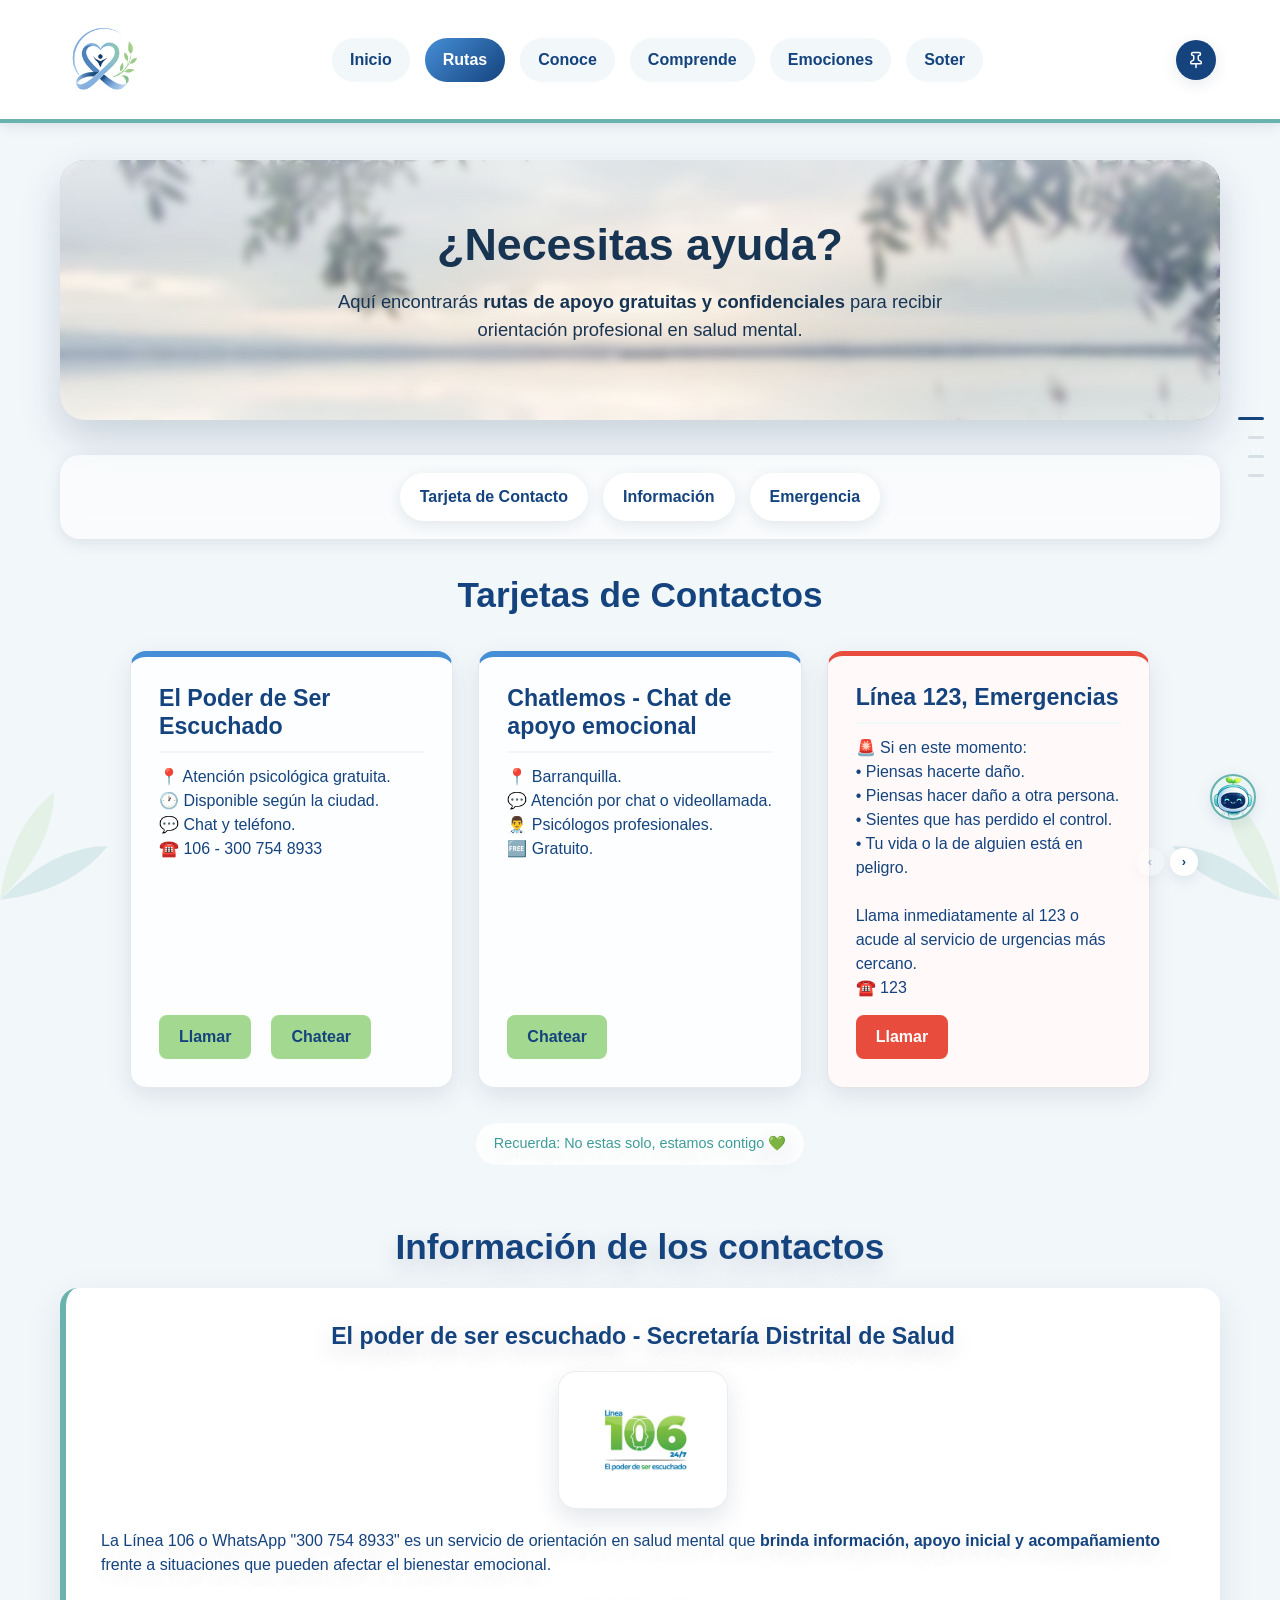
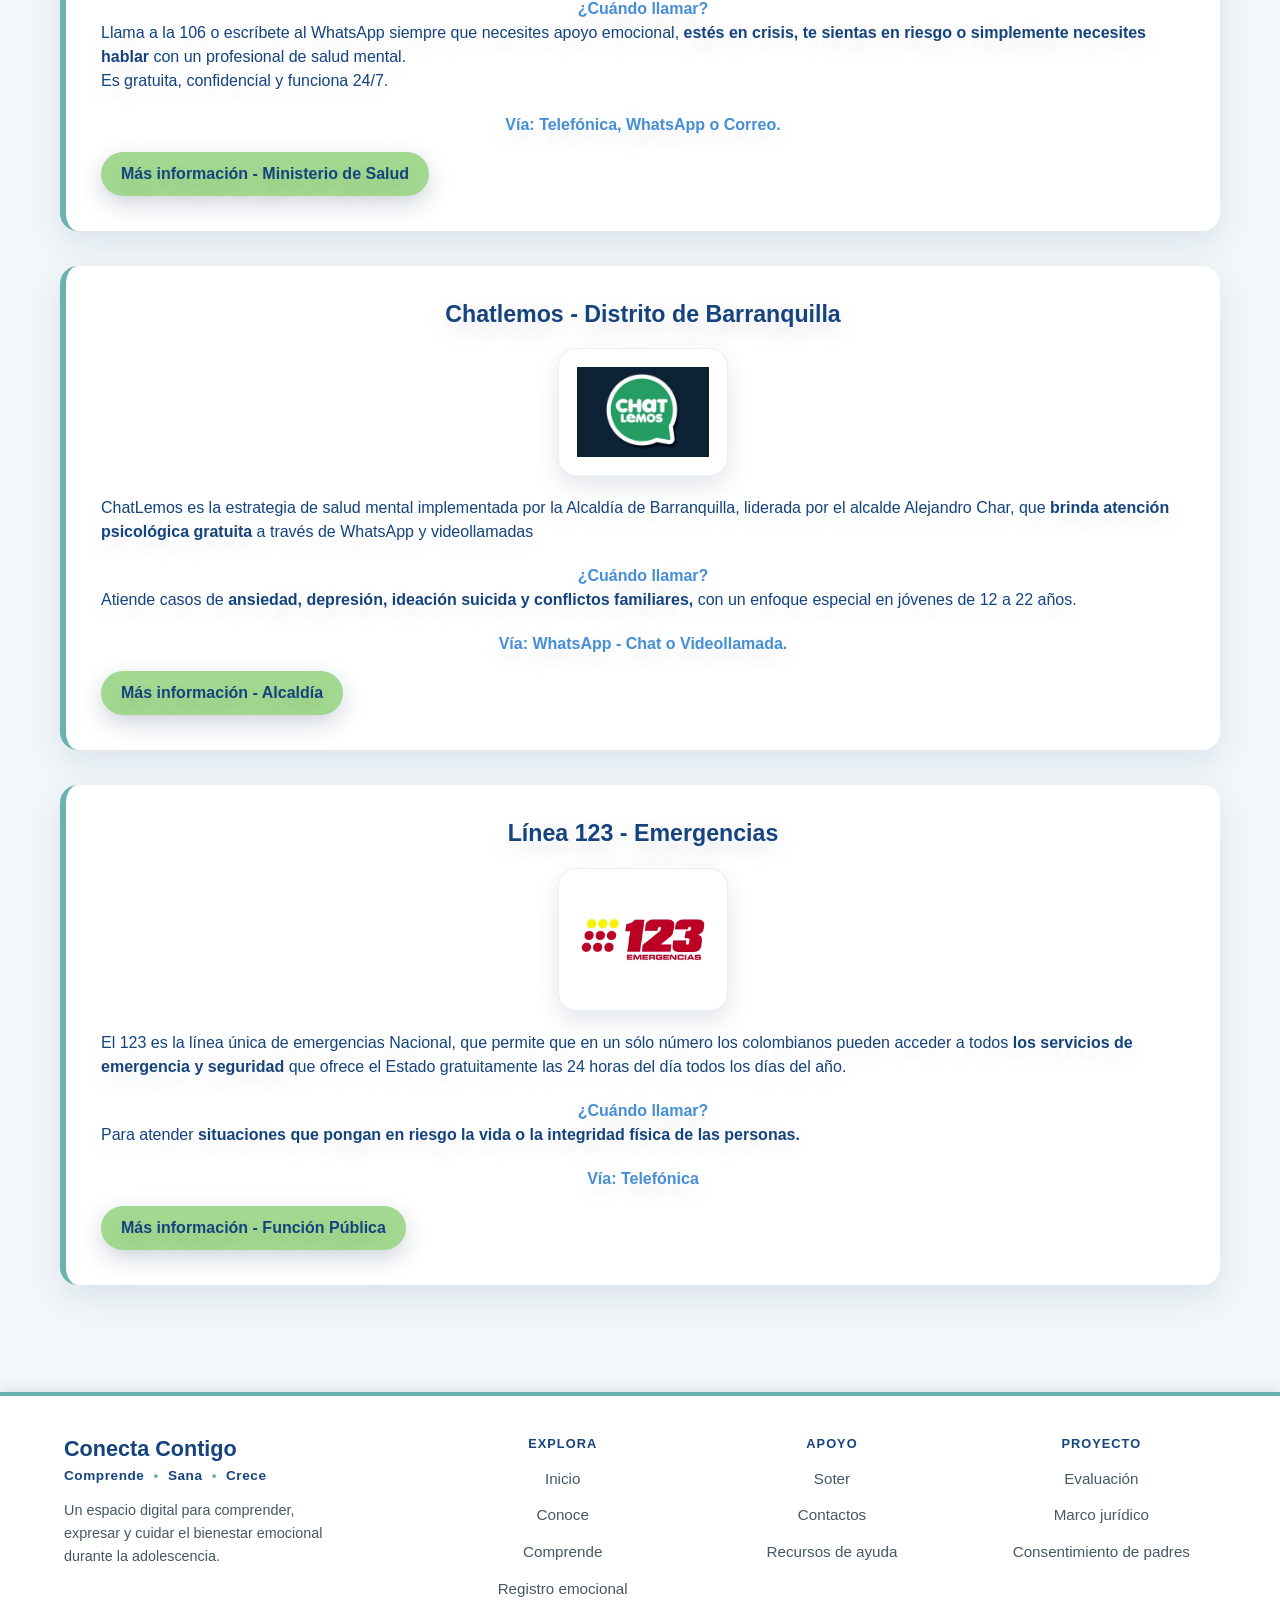
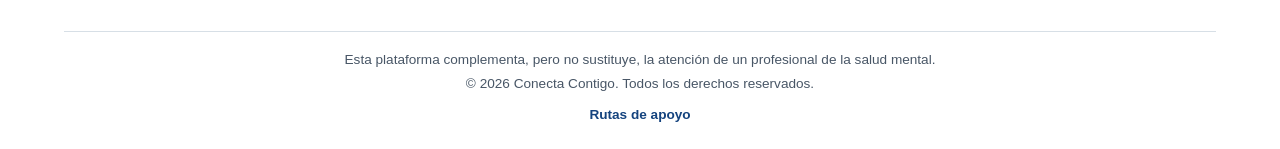
<file: contacto.html>
<!DOCTYPE html>
<html lang="es">

<head>
    <meta charset="UTF-8">
    <meta name="viewport" content="width=device-width, initial-scale=1.0">
    <title>Contacto De Emergencia</title>

    <link rel="stylesheet" href="assets/css/style.css">
    <link rel="stylesheet" href="assets/css/contacto.css">
    <link rel="stylesheet" href="assets/css/responsive.css">


</head>

<body>



    <!-- Aquí sigue tu código original intacto -->
    <header>
        <div class="top-nav-container">
            <img width="100px" src="assets/img/index/logo-sin-texto.png" alt="Logo de la Página, un lazo azul">
            <nav>
                <a href="index.html">Inicio</a>
                <a href="contacto.html" id="activo">Rutas</a>
                <a href="conoce.html">Conoce</a>
                <a href="comprende.html">Comprende</a>
                <a href="emocional.html">Emociones</a>
                <a href="soter.html">Soter</a>
            </nav>
        </div>


    </header>

    <main>

        <section class="hero" data-separador="">
            <img src="assets/img/index/hero.png" alt="fondo de muelle, con ramas asomandose.">
            <div class="hero-texto">

                <h1>¿Necesitas ayuda?</h1>

                <p>
                    Aquí encontrarás <strong>rutas de apoyo gratuitas y confidenciales</strong> para recibir orientación
                    profesional en salud mental.
                </p>


            </div>
        </section>

        <div class="nav-inter">
            <nav>
                <a href="#tarjetas">Tarjeta de Contacto</a>
                <a href="#Información">Información</a>
                <a href="#emergencia">Emergencia</a>
            </nav>
        </div>



        <section id="tarjetas" class="contacto" data-separador="">
            <h2>Tarjetas de Contactos</h2>
            <div class="grid-tarjetas">
                <article class="tarjeta">
                    <h3>El Poder de Ser Escuchado</h3>

                    <p>
                        📍 Atención psicológica gratuita. <br>
                        🕐 Disponible según la ciudad. <br>
                        💬 Chat y teléfono. <br>
                        ☎️ 106 - 300 754 8933 <br>
                    </p>

                    <div class="botones">
                        <a href="tel:106">Llamar</a>
                        <a href="https://wa.me/573007548933">Chatear</a>
                    </div>

                </article>

                <article class="tarjeta">
                    <h3>Chatlemos - Chat de apoyo emocional</h3>

                    <p>
                        📍 Barranquilla. <br>
                        💬 Atención por chat o videollamada. <br>
                        👨‍⚕️ Psicólogos profesionales. <br>
                        🆓 Gratuito. <br>
                    </p>
                    <div class="botones">
                        <a href="https://wa.me/573188044000">Chatear</a>
                    </div>

                </article>

                <article class="tarjeta" id="emergencia">

                    <h3>Línea 123, Emergencias</h3>

                    <p>
                        🚨 Si en este momento:<br>
                        • Piensas hacerte daño.<br>
                        • Piensas hacer daño a otra persona.<br>
                        • Sientes que has perdido el control.<br>
                        • Tu vida o la de alguien está en peligro.<br><br>
                        Llama inmediatamente al 123 o acude al servicio de urgencias más cercano.<br>
                        ☎️ 123 <br>
                    </p>
                    <div class="botones">
                        <a href="tel:123">Llamar</a>
                    </div>

                </article>
            </div>
        </section>

        <section class="text-center" data-separador="">

            <aside class="normal">Recuerda: No estas solo, estamos contigo 💚</aside>

            <h2 id="Información">Información de los contactos</h2>

            <article data-subseparador="">
                <h3> El poder de ser escuchado - Secretaría Distrital de Salud</h3>

                <img width=150px src="assets/img/contactos/Linea106.png"
                    alt="Logo oficial de línea 106, caras humanitarias.">

                <p>La Línea 106 o WhatsApp "300 754 8933" es un servicio de orientación en salud mental que
                    <strong>brinda información, apoyo inicial y acompañamiento </strong>frente a situaciones que pueden
                    afectar el bienestar emocional.
                </p>

                <h4>¿Cuándo llamar?</h4>

                <p>Llama a la 106 o escríbete al WhatsApp siempre que necesites apoyo emocional, <strong>estés en
                        crisis, te sientas en riesgo o simplemente necesites hablar</strong> con un profesional de salud
                    mental.<br>
                    Es gratuita, confidencial y funciona 24/7.</p>

                <h4>Vía: Telefónica, WhatsApp o Correo.</h4>

                <a href="https://www.minsalud.gov.co/salud/publica/salud-mental/Paginas/linea-106.aspx"><strong>Más
                        información - Ministerio de Salud</strong></a>

            </article>

            <article data-subseparador="">
                <h3> Chatlemos - Distrito de Barranquilla</h3>
                <img width=150px src="assets/img/contactos/Chatlemos.png" alt=", un globo de whatsApp y el nombre">

                <p>ChatLemos es la estrategia de salud mental implementada por la Alcaldía de Barranquilla, liderada por
                    el alcalde Alejandro Char, que <strong>brinda atención psicológica gratuita</strong> a través de
                    WhatsApp y videollamadas</p>

                <h4>¿Cuándo llamar?</h4>

                <p>Atiende casos de<strong> ansiedad, depresión, ideación suicida y conflictos familiares,</strong> con
                    un enfoque especial en jóvenes de 12 a 22 años.
                </p>

                <h4>Vía: WhatsApp - Chat o Videollamada.</h4>

                <a
                    href="https://barranquilla.gov.co/salud/salud-mental-chatlemos-trescientos-mil-ciudadanos-beneficiarios-2024">
                    <strong>Más información - Alcaldía</strong></a>

            </article>

            <article data-subseparador="">
                <h3> Línea 123 - Emergencias</h3>
                <img width=150px src="assets/img/contactos/123.png"
                    alt="Logo de línea 123, número en grande con colores rojo y amarillo.">

                <p>El 123 es la línea única de emergencias Nacional, que permite que en un sólo número los colombianos
                    pueden acceder a todos <strong>los servicios de emergencia y seguridad</strong> que ofrece el Estado
                    gratuitamente las 24 horas del día todos los días del año.</p>

                <h4>¿Cuándo llamar?</h4>

                <p>Para atender <strong>situaciones que pongan en riesgo la vida o la integridad física de las
                        personas.</strong>
                </p>

                <h4>Vía: Telefónica</h4>

                <a
                    href="https://www1.funcionpublica.gov.co/preguntas-frecuentes/-/asset_publisher/sqxafjubsrEu/content/linea-unica-de-emergencias-nacional-123/28585938">
                    <strong>Más información - Función Pública</strong></a>

            </article>
        </section>

    </main>

    <footer class="pie" data-separador="">
        <div class="pie__contenedor">

            <div class="pie__grid">

                <!-- Bloque 1: Identidad -->
                <div class="pie__marca">
                    <p class="pie__nombre">Conecta Contigo</p>
                    <p class="pie__lema">Comprende <span aria-hidden="true">•</span> Sana <span
                            aria-hidden="true">•</span> Crece</p>
                    <p class="pie__descripcion">Un espacio digital para comprender, expresar y cuidar el bienestar
                        emocional durante la adolescencia.</p>
                </div>

                <!-- Bloque 2: Explora -->
                <nav class="pie__bloque" aria-labelledby="pie-explora">
                    <h2 class="pie__titulo" id="pie-explora">Explora</h2>
                    <ul class="pie__lista">
                        <li><a href="index.html">Inicio</a></li>
                        <li><a href="conoce.html">Conoce</a></li>
                        <li><a href="comprende.html">Comprende</a></li>
                        <li><a href="emocional.html">Registro emocional</a></li>
                    </ul>
                </nav>

                <!-- Bloque 3: Apoyo -->
                <nav class="pie__bloque" aria-labelledby="pie-apoyo">
                    <h2 class="pie__titulo" id="pie-apoyo">Apoyo</h2>
                    <ul class="pie__lista">
                        <li><a href="soter.html">Soter</a></li>
                        <li><a href="contacto.html">Contactos</a></li>
                        <li><a href="comprende.html#comprende-herramientas">Recursos de ayuda</a></li>
                    </ul>
                </nav>

                <!-- Bloque 4: Proyecto -->
                <nav class="pie__bloque pie__bloque--proyecto" aria-labelledby="pie-proyecto">
                    <h2 class="pie__titulo" id="pie-proyecto">Proyecto</h2>
                    <ul class="pie__lista">
                        <li><a href="estadistica.html">Evaluación</a></li>
                        <li><a href="marco-legal.html">Marco jurídico</a></li>
                        <li><a href="assets/pdf/acta.pdf">Consentimiento de padres</a></li>
                    </ul>
                </nav>

            </div>

            <!-- Franja inferior -->
            <div class="pie__base">
                <p class="pie__aviso">Esta plataforma complementa, pero no sustituye, la atención de un profesional de
                    la salud mental.</p>
                <p class="pie__copy">© 2026 Conecta Contigo. Todos los derechos reservados.</p>
                <a class="pie__pagina" href="contacto.html">Rutas de apoyo</a>
            </div>

        </div>
    </footer>

    <!-- ============ BOTÓN FLOTANTE VOLVER ARRIBA ============ -->
    <button id="boton-subir" class="boton-subir" type="button" aria-label="Volver al inicio de la página"
        title="Volver arriba">
        <span aria-hidden="true">&#8593;</span>
    </button>

    <nav class="separadores-nav" id="separadores-nav" aria-label="Navegación de secciones"></nav>
    <a class="soter-acceso" href="soter.html#tema:donde" aria-label="Pregúntale a Soter">
    <img class="soter-acceso__avatar" src="assets/img/soter/soter.png" alt="">
    <span class="soter-acceso__texto">Pregúntale a Soter</span>
</a>


    <script src="assets/js/general.js"></script>


</body>

</html>
</file>
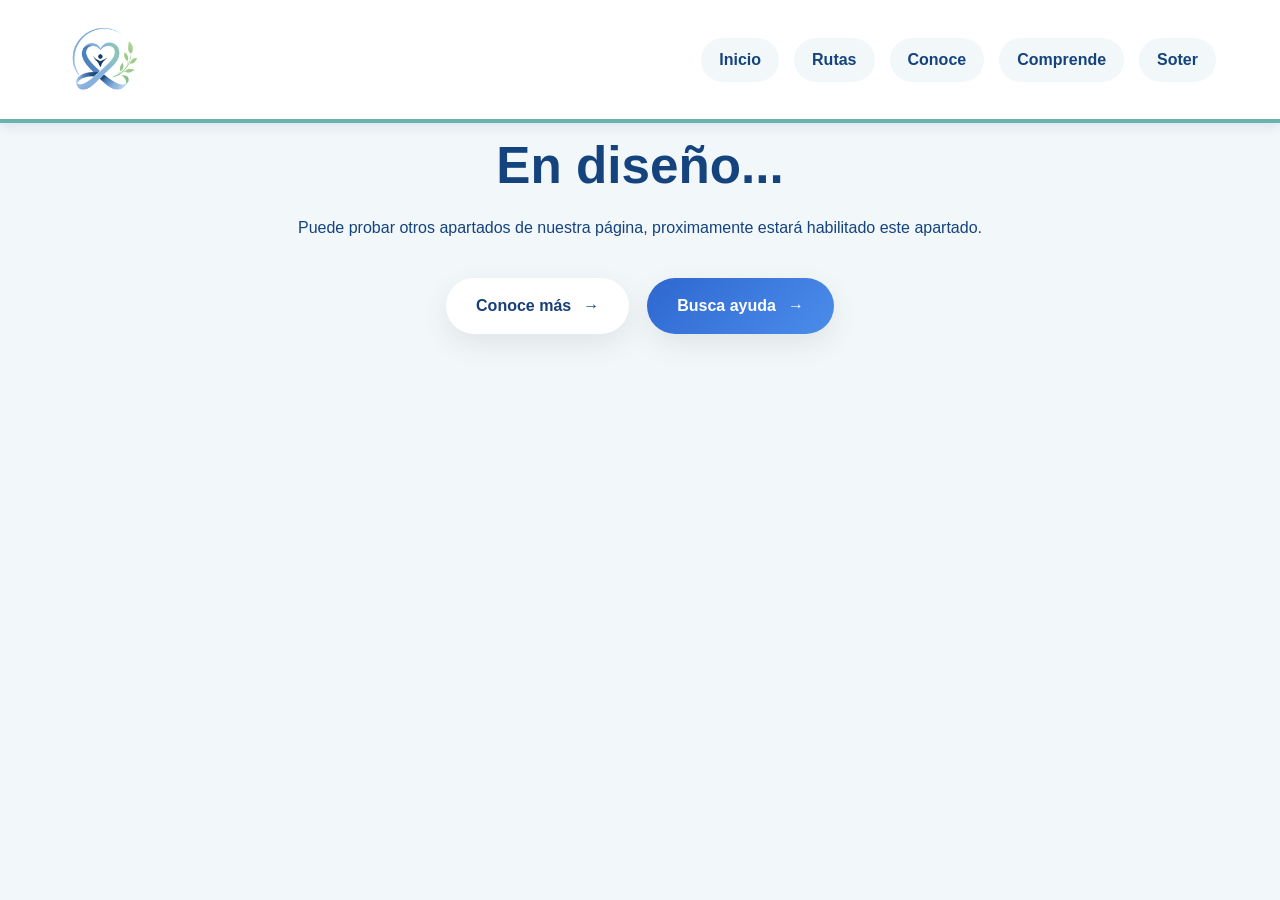
<file: diario.html>
<!DOCTYPE html>
<html lang="es">

<head>
    <meta charset="UTF-8">
    <meta name="viewport" content="width=device-width, initial-scale=1.0">
    <title>Conecta Contigo - Diario y Registro Emocional</title>

    <link rel="stylesheet" href="assets/css/style.css">
    <link rel="stylesheet" href="assets/css/diario.css">
    

</head>

<body>
    <header>
        <div class="top-nav-container">
            <img width="100px" src="assets/img/index/logo-sin-texto.png" alt="Logo de la Página, un lazo azul">

             <nav>
                <a href="index.html">Inicio</a>
                <a href="contacto.html">Rutas</a>
                <a href="conoce.html">Conoce</a>
                <a href="comprende.html">Comprende</a>
                <a href="soter.html">Soter</a>
            </nav>
        </div>
    </header>

    <main>
        <div>
            <h1 style="text-align: center; font-weight: 600px ;">En diseño...</h1>
            <p style="text-align: center; padding: 20px;">Puede probar otros apartados de nuestra página, proximamente estará
                habilitado este apartado.</p>
        </div>   
        <div class="hero-buttons">
        
            <a href="conoce.html" class="btn">
                Conoce más
            </a>

            <a href="contacto.html" class="btn">
                Busca ayuda
            </a>

        </div>

    </main>
    <footer>

    </footer>
</body>

</html>
</file>
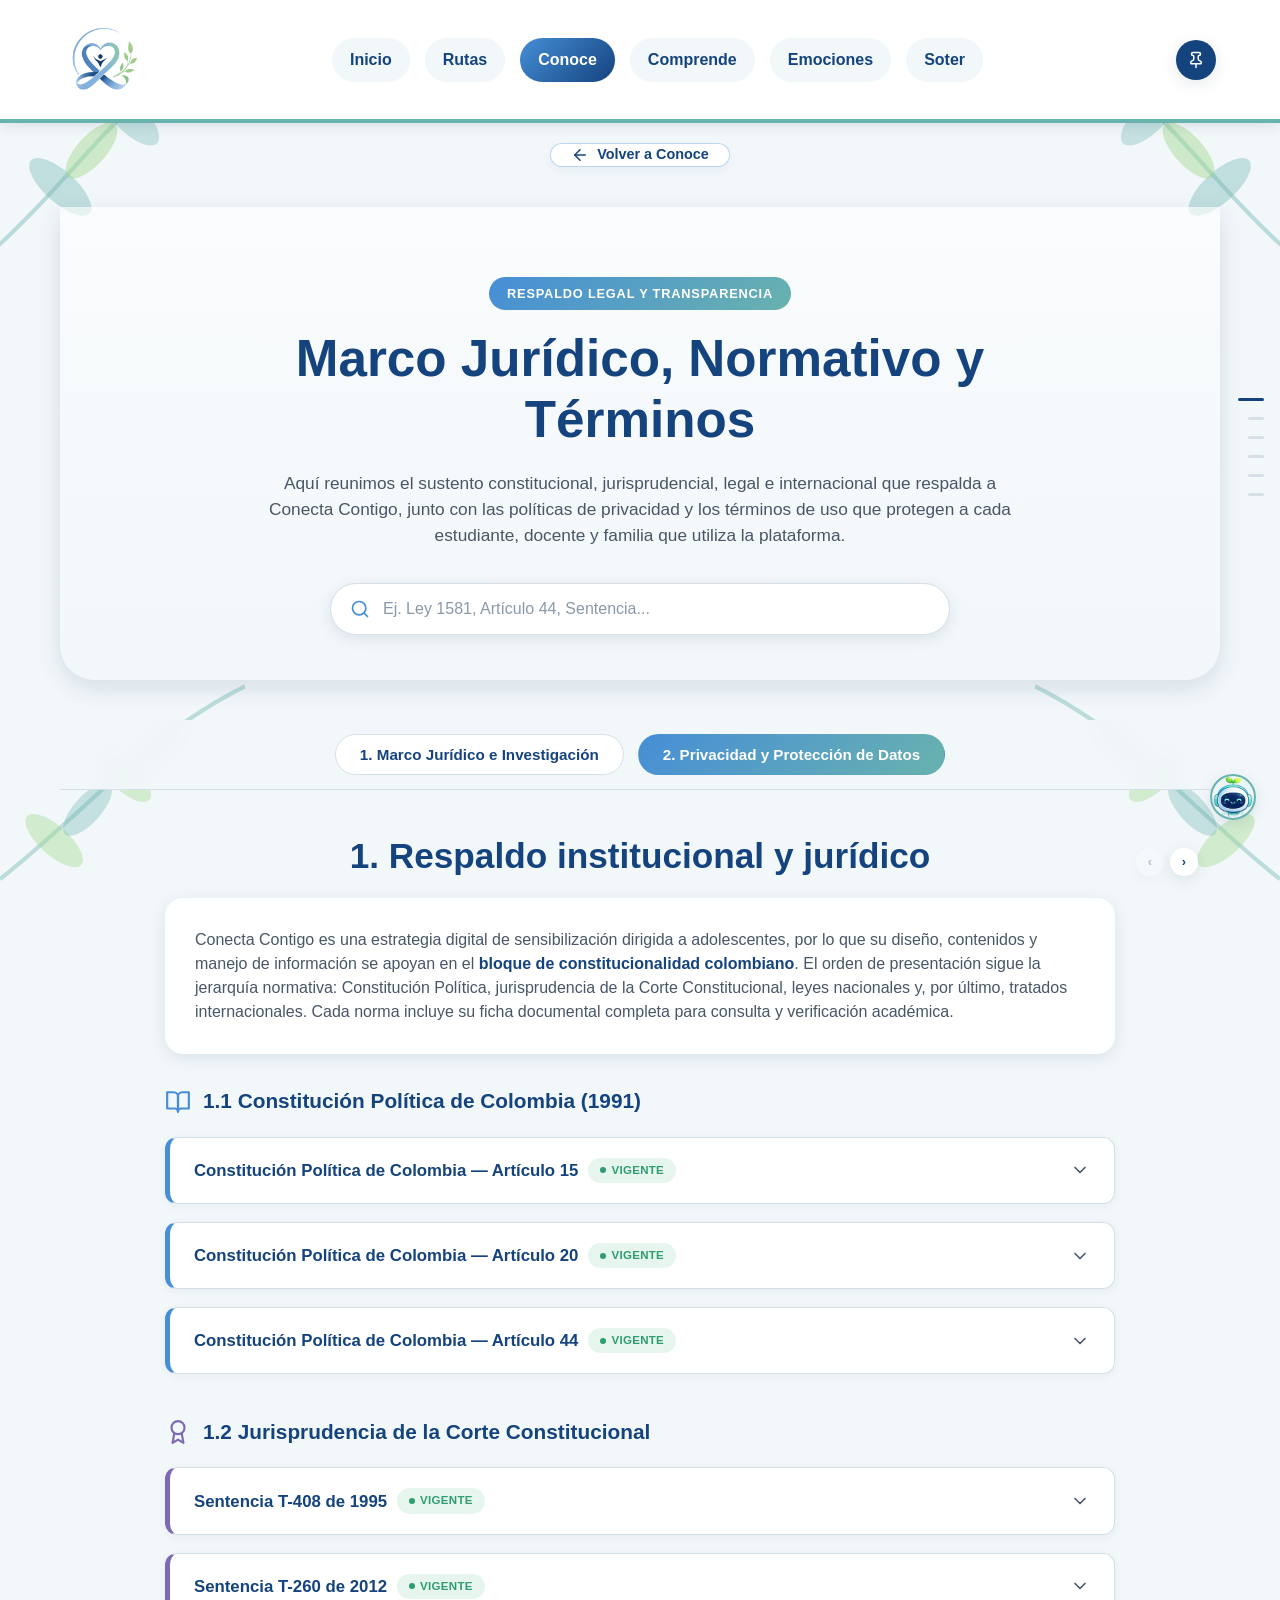
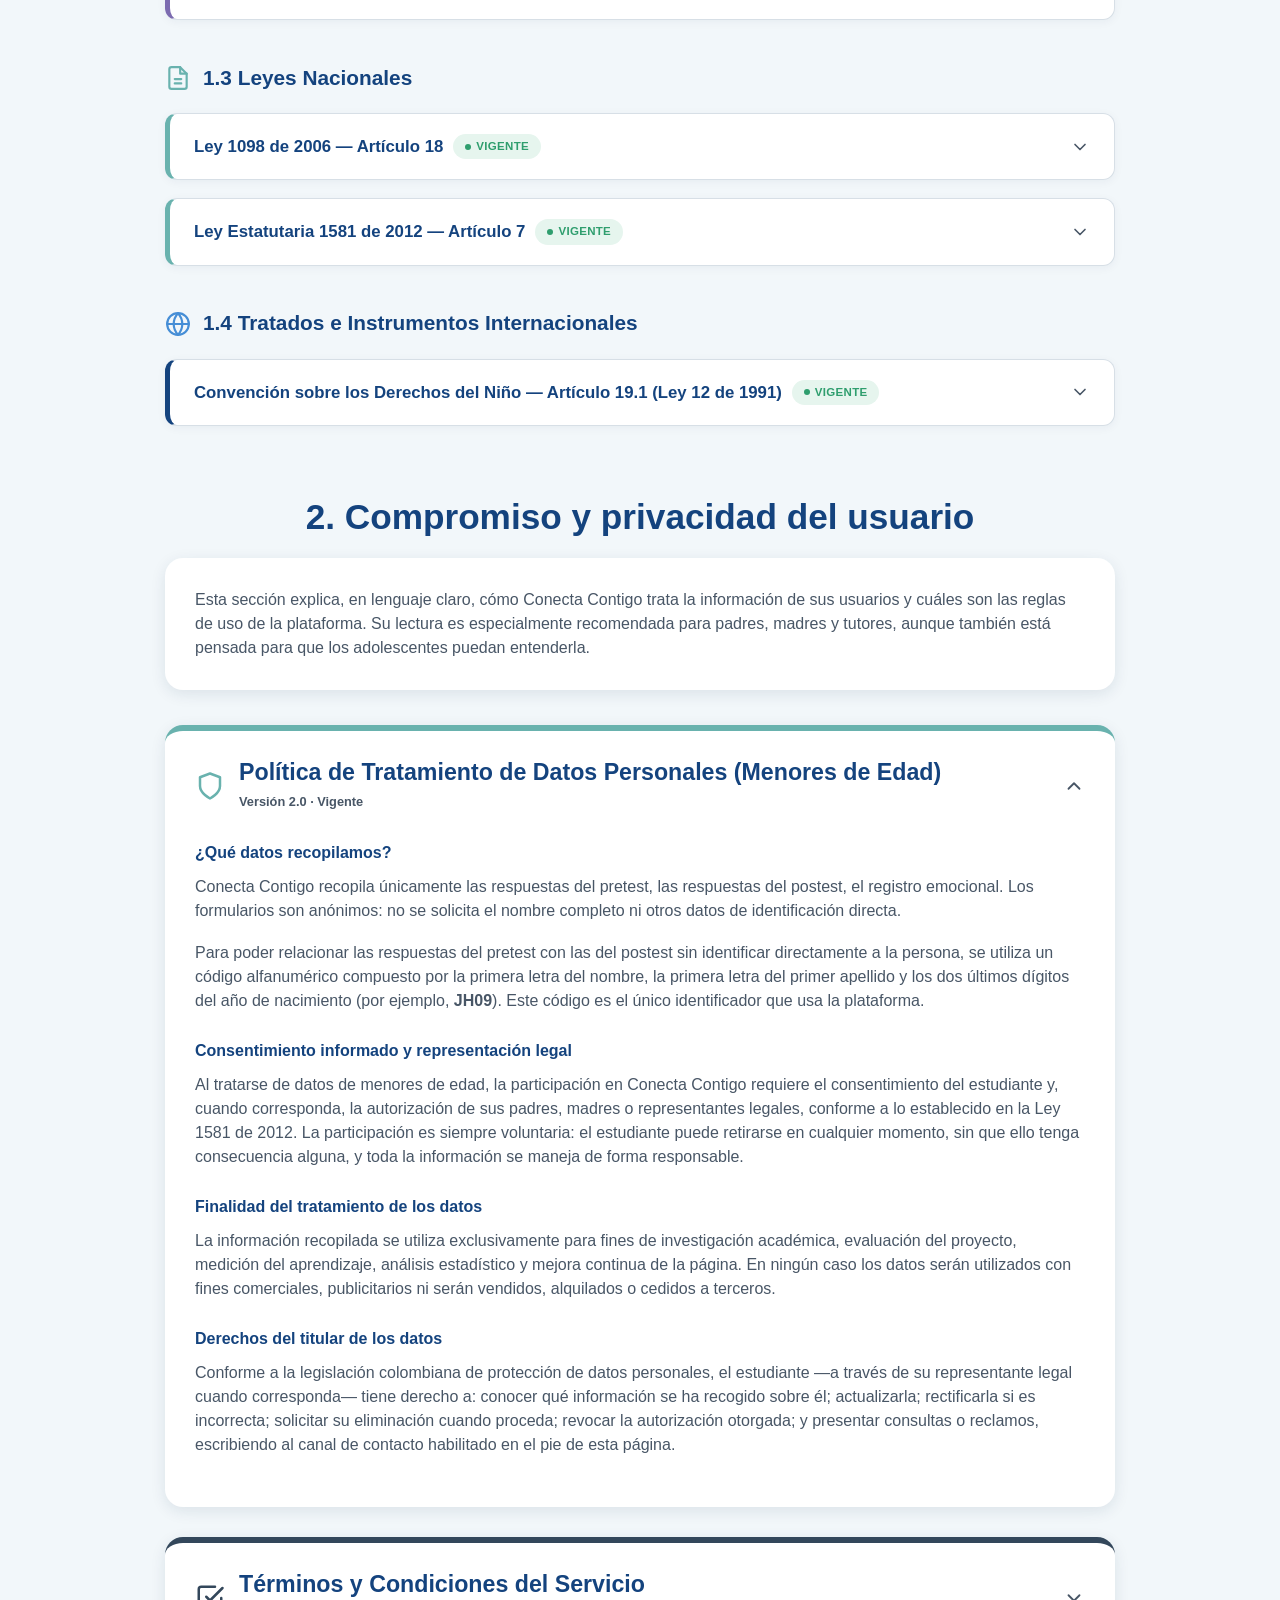
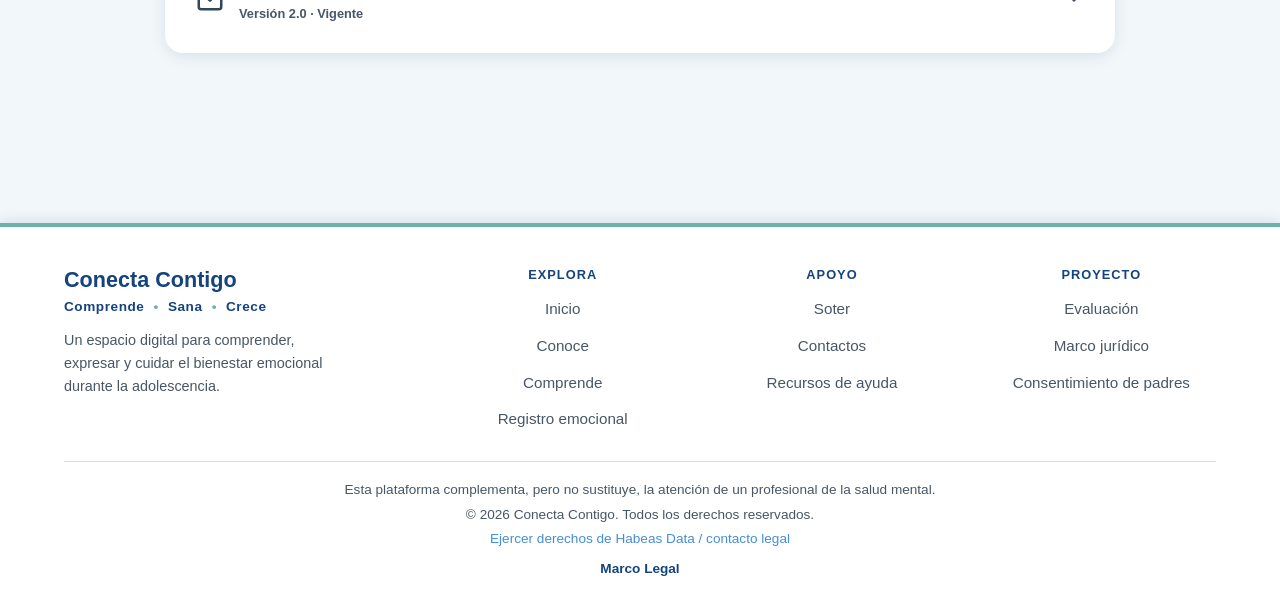
<file: marco-legal.html>
<!DOCTYPE html>
<html lang="es">

<head>
    <meta charset="UTF-8">
    <meta name="viewport" content="width=device-width, initial-scale=1.0">
    <title>Marco Jurídico y Términos - Conecta Contigo</title>
    <link rel="stylesheet" href="assets/css/style.css">
    <link rel="stylesheet" href="assets/css/marco-legal.css">
    <link rel="stylesheet" href="assets/css/responsive.css">

</head>

<body>
    <header>
        <div class="top-nav-container">
            <img width="100px" src="assets/img/index/logo-sin-texto.png" alt="Logo de Conecta Contigo">
            <nav>
                <a href="index.html">Inicio</a>
                <a href="contacto.html">Rutas</a>
                <a href="conoce.html" id="activo">Conoce</a>
                <a href="comprende.html">Comprende</a>
                <a href="emocional.html">Emociones</a>
                <a href="soter.html">Soter</a>
            </nav>
        </div>
    </header>

    <!-- BARRA DE RETORNO CONTEXTUAL -->
    <div class="barra-retorno">
        <a href="conoce.html" class="volver">
            <svg viewBox="0 0 24 24" fill="none" stroke-width="2" stroke-linecap="round" stroke-linejoin="round">
                <line x1="19" y1="12" x2="5" y2="12"></line>
                <polyline points="12 19 5 12 12 5"></polyline>
            </svg>
            Volver a Conoce
        </a>
    </div>

    <main>
        <!-- HERO + BUSCADOR -->
        <section class="hero-legal" data-separador="">
            <span class="etiqueta-eyebrow">Respaldo legal y transparencia</span>
            <h1>Marco Jurídico, Normativo y Términos</h1>
            <p class="intro">Aquí reunimos el sustento constitucional, jurisprudencial, legal e internacional que
                respalda a Conecta Contigo, junto con las políticas de privacidad y los términos de uso que
                protegen a cada estudiante, docente y familia que utiliza la plataforma.</p>

            <div class="buscador-legal">
                <svg class="icono-lupa" viewBox="0 0 24 24" fill="none" stroke-width="2" stroke-linecap="round"
                    stroke-linejoin="round">
                    <circle cx="11" cy="11" r="8"></circle>
                    <line x1="21" y1="21" x2="16.65" y2="16.65"></line>
                </svg>
                <input type="text" id="buscador-input" placeholder="Ej. Ley 1581, Artículo 44, Sentencia..."
                    aria-label="Buscar en el marco jurídico">
                <button type="button" class="btn-limpiar" aria-label="Limpiar búsqueda">✕</button>
            </div>
            <div class="resultado-busqueda-vacio">
                <p>No se encontraron normas asociadas a su búsqueda.</p>
                <button type="button">Limpiar filtro</button>
            </div>
        </section>

        <!-- NAVEGACIÓN INTERNA (ANCLAS) -->
        <div class="tabs-legal-wrap">
            <div class="tabs-legal">
                <button type="button" data-destino="#marco-juridico" class="activo">1. Marco Jurídico e
                    Investigación</button>
                <button type="button" data-destino="#privacidad-terminos">2. Privacidad y Protección de Datos</button>
            </div>
        </div>

        <!-- ================================================= -->
        <!-- BLOQUE 1: RESPALDO DE LA INVESTIGACIÓN (NORMATIVA) -->
        <!-- ================================================= -->
        <section id="marco-juridico" class="bloque-legal" data-separador="">
            <h2>1. Respaldo institucional y jurídico</h2>
            <div class="intro-bloque">
                <p style="margin-bottom:0;">Conecta Contigo es una estrategia digital de sensibilización dirigida a
                    adolescentes, por lo que su diseño, contenidos y manejo de información se apoyan en el
                    <strong>bloque de constitucionalidad colombiano</strong>. El orden de presentación sigue la
                    jerarquía normativa: Constitución Política, jurisprudencia de la Corte Constitucional, leyes
                    nacionales y, por último, tratados internacionales. Cada norma incluye su ficha documental
                    completa para consulta y verificación académica.
                </p>
            </div>

            <!-- NIVEL 1: CONSTITUCIÓN -->
            <div class="categoria-legal categoria-legal--constitucion" data-separador="">
                <h3 class="titulo-categoria">
                    <svg viewBox="0 0 24 24" fill="none" stroke-width="2" stroke-linecap="round"
                        stroke-linejoin="round">
                        <path d="M2 3h6a4 4 0 0 1 4 4v14a3 3 0 0 0-3-3H2z"></path>
                        <path d="M22 3h-6a4 4 0 0 0-4 4v14a3 3 0 0 1 3-3h7z"></path>
                    </svg>
                    1.1 Constitución Política de Colombia (1991)
                </h3>

                <details class="card-legal">
                    <summary>
                        <span class="titulo-norma">Constitución Política de Colombia — Artículo 15 <span
                                class="badge-ley">Vigente</span></span>
                        <svg class="chevron" viewBox="0 0 24 24" fill="none" stroke-width="2" stroke-linecap="round"
                            stroke-linejoin="round">
                            <polyline points="6 9 12 15 18 9"></polyline>
                        </svg>
                    </summary>
                    <div class="cuerpo-norma">
                        <p class="descripcion"><strong>¿De qué trata?</strong> Protege la intimidad de toda persona
                            y su derecho a saber qué información se guarda sobre ella. Existe para que nadie pueda
                            manejar los datos de otra persona sin control ni transparencia, y protege a los
                            adolescentes porque impide que su información personal sea usada sin que ellos —o sus
                            representantes— puedan conocerla, corregirla o pedir su eliminación.</p>
                        <p class="descripcion"><strong>¿Qué dice específicamente?</strong> Reconoce el derecho de
                            toda persona a su intimidad personal y familiar, y el derecho a conocer, actualizar y
                            rectificar la información recogida sobre sí misma en bancos de datos de entidades
                            públicas y privadas. Este artículo es la base del llamado <em>habeas data</em>.</p>
                        <blockquote class="ratio">"Todas las personas tienen derecho a su intimidad personal y
                            familiar."</blockquote>
                        <p class="descripcion"><strong>Relación con la página web:</strong> Es el fundamento
                            constitucional directo del habeas data que Conecta Contigo aplica al manejar el
                            registro emocional: ningún dato se trata sin que
                            el estudiante o su representante puedan conocerlo, corregirlo o solicitar su
                            eliminación.</p>
                        <div class="ficha">
                            <h4>Ficha documental oficial</h4>
                            <dl>
                                <dt>Organismo emisor</dt>
                                <dd>Asamblea Nacional Constituyente de Colombia</dd>
                                <dt>Fecha de publicación</dt>
                                <dd>4 de julio de 1991</dd>
                            </dl>
                            <div class="cita-apa">
                                <p>Asamblea Nacional Constituyente. (1991). <em>Constitución Política de Colombia</em>
                                    [Const.], artículo 15. Gaceta Constitucional.</p>
                                <button type="button">
                                    <svg viewBox="0 0 24 24" fill="none" stroke-width="2" stroke-linecap="round"
                                        stroke-linejoin="round">
                                        <rect x="9" y="9" width="13" height="13" rx="2"></rect>
                                        <path d="M5 15H4a2 2 0 0 1-2-2V4a2 2 0 0 1 2-2h9a2 2 0 0 1 2 2v1"></path>
                                    </svg>
                                    Copiar cita
                                </button>
                            </div>
                            <div class="enlaces-acceso">
                                <a class="enlace-oficial"
                                    href="http://www.secretariasenado.gov.co/senado/basedoc/constitucion_politica_1991.html"
                                    target="_blank" rel="noopener noreferrer">
                                    <svg viewBox="0 0 24 24" fill="none" stroke-width="2" stroke-linecap="round"
                                        stroke-linejoin="round">
                                        <path d="M18 13v6a2 2 0 0 1-2 2H5a2 2 0 0 1-2-2V8a2 2 0 0 1 2-2h6"></path>
                                        <polyline points="15 3 21 3 21 9"></polyline>
                                        <line x1="10" y1="14" x2="21" y2="3"></line>
                                    </svg>
                                    Enlace oficial
                                </a>
                                <a class="enlace-pdf"
                                    href="https://www.policia.gov.co/sites/default/files/descargables/1.%20CONSTITUCION%20POLITICA%20DE%20COLOMBIA_0.pdf"
                                    target="_blank" rel="noopener noreferrer">
                                    <svg viewBox="0 0 24 24" fill="none" stroke-width="2" stroke-linecap="round"
                                        stroke-linejoin="round">
                                        <path d="M14 2H6a2 2 0 0 0-2 2v16a2 2 0 0 0 2 2h12a2 2 0 0 0 2-2V8z"></path>
                                        <polyline points="14 2 14 8 20 8"></polyline>
                                    </svg>
                                    Documento PDF
                                </a>
                            </div>
                        </div>
                    </div>
                </details>

                <details class="card-legal">
                    <summary>
                        <span class="titulo-norma">Constitución Política de Colombia — Artículo 20 <span
                                class="badge-ley">Vigente</span></span>
                        <svg class="chevron" viewBox="0 0 24 24" fill="none" stroke-width="2" stroke-linecap="round"
                            stroke-linejoin="round">
                            <polyline points="6 9 12 15 18 9"></polyline>
                        </svg>
                    </summary>
                    <div class="cuerpo-norma">
                        <p class="descripcion"><strong>¿De qué trata?</strong> Garantiza que toda persona pueda
                            expresar libremente lo que piensa y lo que siente. Existe para asegurar que nadie sea
                            silenciado, y protege a los adolescentes al respaldar espacios donde puedan poner en
                            palabras sus emociones sin miedo a ser censurados.</p>
                        <p class="descripcion"><strong>¿Qué dice específicamente?</strong> Garantiza la libertad de
                            expresar y difundir el propio pensamiento y opiniones, así como de informar y recibir
                            información veraz e imparcial.</p>
                        <blockquote class="ratio">"La libertad de expresar y difundir su pensamiento y opiniones."
                        </blockquote>
                        <div class="ficha">
                            <h4>Ficha documental oficial</h4>
                            <dl>
                                <dt>Organismo emisor</dt>
                                <dd>Asamblea Nacional Constituyente de Colombia</dd>
                                <dt>Fecha de publicación</dt>
                                <dd>4 de julio de 1991</dd>
                            </dl>
                            <div class="cita-apa">
                                <p>Asamblea Nacional Constituyente. (1991). <em>Constitución Política de Colombia</em>
                                    [Const.], artículo 20. Gaceta Constitucional.</p>
                                <button type="button">
                                    <svg viewBox="0 0 24 24" fill="none" stroke-width="2" stroke-linecap="round"
                                        stroke-linejoin="round">
                                        <rect x="9" y="9" width="13" height="13" rx="2"></rect>
                                        <path d="M5 15H4a2 2 0 0 1-2-2V4a2 2 0 0 1 2-2h9a2 2 0 0 1 2 2v1"></path>
                                    </svg>
                                    Copiar cita
                                </button>
                            </div>
                            <div class="enlaces-acceso">
                                <a class="enlace-oficial"
                                    href="http://www.secretariasenado.gov.co/senado/basedoc/constitucion_politica_1991.html"
                                    target="_blank" rel="noopener noreferrer">
                                    <svg viewBox="0 0 24 24" fill="none" stroke-width="2" stroke-linecap="round"
                                        stroke-linejoin="round">
                                        <path d="M18 13v6a2 2 0 0 1-2 2H5a2 2 0 0 1-2-2V8a2 2 0 0 1 2-2h6"></path>
                                        <polyline points="15 3 21 3 21 9"></polyline>
                                        <line x1="10" y1="14" x2="21" y2="3"></line>
                                    </svg>
                                    Enlace oficial
                                </a>
                                <a class="enlace-pdf"
                                    href="https://www.policia.gov.co/sites/default/files/descargables/1.%20CONSTITUCION%20POLITICA%20DE%20COLOMBIA_0.pdf"
                                    target="_blank" rel="noopener noreferrer">
                                    <svg viewBox="0 0 24 24" fill="none" stroke-width="2" stroke-linecap="round"
                                        stroke-linejoin="round">
                                        <path d="M14 2H6a2 2 0 0 0-2 2v16a2 2 0 0 0 2 2h12a2 2 0 0 0 2-2V8z"></path>
                                        <polyline points="14 2 14 8 20 8"></polyline>
                                    </svg>
                                    Documento PDF
                                </a>
                            </div>
                        </div>
                    </div>
                </details>

                <details class="card-legal">
                    <summary>
                        <span class="titulo-norma">Constitución Política de Colombia — Artículo 44 <span
                                class="badge-ley">Vigente</span></span>
                        <svg class="chevron" viewBox="0 0 24 24" fill="none" stroke-width="2" stroke-linecap="round"
                            stroke-linejoin="round">
                            <polyline points="6 9 12 15 18 9"></polyline>
                        </svg>
                    </summary>
                    <div class="cuerpo-norma">
                        <p class="descripcion"><strong>¿De qué trata?</strong> Es la norma que pone a los niños,
                            niñas y adolescentes por encima de cualquier otro interés cuando se toman decisiones que
                            los afectan. Existe porque, históricamente, sus derechos no siempre fueron prioridad, y
                            protege a los adolescentes al obligar a todas las instituciones —incluida una plataforma
                            escolar— a poner su bienestar primero.</p>
                        <p class="descripcion"><strong>¿Qué dice específicamente?</strong> Establece como derechos
                            fundamentales de los niños la vida, la integridad física, la salud, la educación, el
                            cuidado y el amor, y ordena protegerlos contra toda forma de abandono y de violencia
                            física o moral, precisando que sus derechos prevalecen sobre los de los demás.</p>
                        <blockquote class="ratio">"Los derechos de los niños prevalecen sobre los derechos de los
                            demás."</blockquote>
                        <p class="descripcion"><strong>Relación con la página web:</strong> Es la base
                            constitucional que obliga a Conecta Contigo a tratar el bienestar emocional de los
                            adolescentes como un asunto prioritario —y no accesorio— dentro de la comunidad
                            educativa del Colegio Jerusalem.</p>
                        <div class="ficha">
                            <h4>Ficha documental oficial</h4>
                            <dl>
                                <dt>Organismo emisor</dt>
                                <dd>Asamblea Nacional Constituyente de Colombia</dd>
                                <dt>Fecha de publicación</dt>
                                <dd>4 de julio de 1991</dd>
                            </dl>
                            <div class="cita-apa">
                                <p>Asamblea Nacional Constituyente. (1991). <em>Constitución Política de Colombia</em>
                                    [Const.], artículo 44. Gaceta Constitucional.</p>
                                <button type="button">
                                    <svg viewBox="0 0 24 24" fill="none" stroke-width="2" stroke-linecap="round"
                                        stroke-linejoin="round">
                                        <rect x="9" y="9" width="13" height="13" rx="2"></rect>
                                        <path d="M5 15H4a2 2 0 0 1-2-2V4a2 2 0 0 1 2-2h9a2 2 0 0 1 2 2v1"></path>
                                    </svg>
                                    Copiar cita
                                </button>
                            </div>
                            <div class="enlaces-acceso">
                                <a class="enlace-oficial"
                                    href="http://www.secretariasenado.gov.co/senado/basedoc/constitucion_politica_1991.html"
                                    target="_blank" rel="noopener noreferrer">
                                    <svg viewBox="0 0 24 24" fill="none" stroke-width="2" stroke-linecap="round"
                                        stroke-linejoin="round">
                                        <path d="M18 13v6a2 2 0 0 1-2 2H5a2 2 0 0 1-2-2V8a2 2 0 0 1 2-2h6"></path>
                                        <polyline points="15 3 21 3 21 9"></polyline>
                                        <line x1="10" y1="14" x2="21" y2="3"></line>
                                    </svg>
                                    Enlace oficial
                                </a>
                                <a class="enlace-pdf"
                                    href="https://www.policia.gov.co/sites/default/files/descargables/1.%20CONSTITUCION%20POLITICA%20DE%20COLOMBIA_0.pdf"
                                    target="_blank" rel="noopener noreferrer">
                                    <svg viewBox="0 0 24 24" fill="none" stroke-width="2" stroke-linecap="round"
                                        stroke-linejoin="round">
                                        <path d="M14 2H6a2 2 0 0 0-2 2v16a2 2 0 0 0 2 2h12a2 2 0 0 0 2-2V8z"></path>
                                        <polyline points="14 2 14 8 20 8"></polyline>
                                    </svg>
                                    Documento PDF
                                </a>
                            </div>
                        </div>
                    </div>
                </details>
            </div>

            <!-- NIVEL 2: JURISPRUDENCIA -->
            <div class="categoria-legal categoria-legal--jurisprudencia" data-separador="">
                <h3 class="titulo-categoria">
                    <svg viewBox="0 0 24 24" fill="none" stroke-width="2" stroke-linecap="round"
                        stroke-linejoin="round">
                        <circle cx="12" cy="8" r="6"></circle>
                        <path d="M15.5 13.5 17 22l-5-3-5 3 1.5-8.5"></path>
                    </svg>
                    1.2 Jurisprudencia de la Corte Constitucional
                </h3>

                <details class="card-legal">
                    <summary>
                        <span class="titulo-norma">Sentencia T-408 de 1995 <span class="badge-ley">Vigente</span></span>
                        <svg class="chevron" viewBox="0 0 24 24" fill="none" stroke-width="2" stroke-linecap="round"
                            stroke-linejoin="round">
                            <polyline points="6 9 12 15 18 9"></polyline>
                        </svg>
                    </summary>
                    <div class="cuerpo-norma">
                        <p class="descripcion"><strong>¿De qué trata?</strong> Es la sentencia que por primera vez
                            desarrolló, con claridad, el principio del interés superior del menor en Colombia.
                            Existe porque la Corte necesitaba resolver un caso concreto de familia, pero al hacerlo
                            fijó una regla que aplica a cualquier decisión que involucre a un niño o adolescente, y
                            protege a los adolescentes al obligar a que su bienestar se anteponga a cualquier otro
                            interés en conflicto.</p>
                        <p class="descripcion"><strong>¿Qué dice específicamente?</strong> La Corte concedió el
                            amparo de tutela para garantizar el derecho de una niña a visitar a su madre recluida en
                            prisión, y estableció que el derecho de los padres a no ser separados de sus hijos
                            admite, como única excepción legítima, la protección del interés superior del menor.</p>
                        <blockquote class="ratio">"Este principio general admite, como única excepción, la protección
                            del interés superior del menor."</blockquote>
                        <p class="descripcion"><strong>Relación con la página web:</strong> Aunque el caso concreto
                            no trata sobre trauma infantil, su valor para Conecta Contigo es doctrinal: consolida el
                            principio según el cual el bienestar del adolescente debe primar por encima de cualquier
                            otro interés, principio que sostiene la razón de ser de toda la plataforma.</p>
                        <div class="ficha">
                            <h4>Ficha documental oficial</h4>
                            <dl>
                                <dt>Organismo emisor</dt>
                                <dd>Corte Constitucional de Colombia — Sala de Revisión</dd>
                                <dt>Fecha de publicación</dt>
                                <dd>8 de septiembre de 1995</dd>
                            </dl>
                            <div class="cita-apa">
                                <p>Corte Constitucional de Colombia. (1995). <em>Sentencia T-408 de 1995</em>. M.P.
                                    Eduardo Cifuentes Muñoz.</p>
                                <button type="button">
                                    <svg viewBox="0 0 24 24" fill="none" stroke-width="2" stroke-linecap="round"
                                        stroke-linejoin="round">
                                        <rect x="9" y="9" width="13" height="13" rx="2"></rect>
                                        <path d="M5 15H4a2 2 0 0 1-2-2V4a2 2 0 0 1 2-2h9a2 2 0 0 1 2 2v1"></path>
                                    </svg>
                                    Copiar cita
                                </button>
                            </div>
                            <div class="enlaces-acceso">
                                <a class="enlace-oficial"
                                    href="https://www.corteconstitucional.gov.co/relatoria/1995/t-408-95.htm"
                                    target="_blank" rel="noopener noreferrer">
                                    <svg viewBox="0 0 24 24" fill="none" stroke-width="2" stroke-linecap="round"
                                        stroke-linejoin="round">
                                        <path d="M18 13v6a2 2 0 0 1-2 2H5a2 2 0 0 1-2-2V8a2 2 0 0 1 2-2h6"></path>
                                        <polyline points="15 3 21 3 21 9"></polyline>
                                        <line x1="10" y1="14" x2="21" y2="3"></line>
                                    </svg>
                                    Enlace oficial
                                </a>
                            </div>
                        </div>
                    </div>
                </details>

                <details class="card-legal">
                    <summary>
                        <span class="titulo-norma">Sentencia T-260 de 2012 <span class="badge-ley">Vigente</span></span>
                        <svg class="chevron" viewBox="0 0 24 24" fill="none" stroke-width="2" stroke-linecap="round"
                            stroke-linejoin="round">
                            <polyline points="6 9 12 15 18 9"></polyline>
                        </svg>
                    </summary>
                    <div class="cuerpo-norma">
                        <p class="descripcion"><strong>¿De qué trata?</strong> Es la sentencia que extendió la
                            protección de los datos personales de los menores de edad a los entornos digitales.
                            Existe porque un padre creó, sin el consentimiento consciente de su hija, un perfil en
                            una red social a nombre de ella, y protege a los adolescentes al exigir garantías
                            reforzadas cuando su información se maneja en plataformas o herramientas tecnológicas.</p>
                        <p class="descripcion"><strong>¿Qué dice específicamente?</strong> La Corte amparó el
                            derecho al habeas data de la niña y ordenó la cancelación de la cuenta, señalando que la
                            protección de los datos personales de los menores de edad en entornos virtuales exige
                            una tutela reforzada, evitando riesgos de estigmatización, exposición de su intimidad o
                            vulneración de su integridad psicológica.</p>
                        <blockquote class="ratio">"La protección de los datos personales de los menores de edad en
                            entornos virtuales exige una tutela reforzada."</blockquote>
                        <p class="descripcion"><strong>Relación con la página web:</strong> Es directamente
                            aplicable a Conecta Contigo, en la medida en que exige que el manejo de los registros
                            emocionales de los usuarios se realice bajo condiciones reforzadas
                            de consentimiento y protección, y no bajo los estándares ordinarios aplicables a datos
                            de personas adultas.</p>
                        <div class="ficha">
                            <h4>Ficha documental oficial</h4>
                            <dl>
                                <dt>Organismo emisor</dt>
                                <dd>Corte Constitucional de Colombia — Sala Octava de Revisión</dd>
                                <dt>Fecha de publicación</dt>
                                <dd>2 de abril de 2012</dd>
                            </dl>
                            <div class="cita-apa">
                                <p>Corte Constitucional de Colombia. (2012). <em>Sentencia T-260 de 2012</em>. M.P.
                                    Humberto Antonio Sierra Porto.</p>
                                <button type="button">
                                    <svg viewBox="0 0 24 24" fill="none" stroke-width="2" stroke-linecap="round"
                                        stroke-linejoin="round">
                                        <rect x="9" y="9" width="13" height="13" rx="2"></rect>
                                        <path d="M5 15H4a2 2 0 0 1-2-2V4a2 2 0 0 1 2-2h9a2 2 0 0 1 2 2v1"></path>
                                    </svg>
                                    Copiar cita
                                </button>
                            </div>
                            <div class="enlaces-acceso">
                                <a class="enlace-oficial"
                                    href="https://www.corteconstitucional.gov.co/relatoria/2012/t-260-12.htm"
                                    target="_blank" rel="noopener noreferrer">
                                    <svg viewBox="0 0 24 24" fill="none" stroke-width="2" stroke-linecap="round"
                                        stroke-linejoin="round">
                                        <path d="M18 13v6a2 2 0 0 1-2 2H5a2 2 0 0 1-2-2V8a2 2 0 0 1 2-2h6"></path>
                                        <polyline points="15 3 21 3 21 9"></polyline>
                                        <line x1="10" y1="14" x2="21" y2="3"></line>
                                    </svg>
                                    Enlace oficial
                                </a>
                            </div>
                        </div>
                    </div>
                </details>
            </div>

            <!-- NIVEL 3: LEYES NACIONALES -->
            <div class="categoria-legal categoria-legal--leyes">
                <h3 class="titulo-categoria">
                    <svg viewBox="0 0 24 24" fill="none" stroke-width="2" stroke-linecap="round"
                        stroke-linejoin="round">
                        <path d="M14 2H6a2 2 0 0 0-2 2v16a2 2 0 0 0 2 2h12a2 2 0 0 0 2-2V8z"></path>
                        <polyline points="14 2 14 8 20 8"></polyline>
                        <line x1="9" y1="13" x2="15" y2="13"></line>
                        <line x1="9" y1="17" x2="15" y2="17"></line>
                    </svg>
                    1.3 Leyes Nacionales
                </h3>

                <details class="card-legal">
                    <summary>
                        <span class="titulo-norma">Ley 1098 de 2006 — Artículo 18 <span
                                class="badge-ley">Vigente</span></span>
                        <svg class="chevron" viewBox="0 0 24 24" fill="none" stroke-width="2" stroke-linecap="round"
                            stroke-linejoin="round">
                            <polyline points="6 9 12 15 18 9"></polyline>
                        </svg>
                    </summary>
                    <div class="cuerpo-norma">
                        <p class="descripcion"><strong>¿De qué trata?</strong> Es el Código de la Infancia y la
                            Adolescencia, la ley que reúne todas las garantías de protección integral para los
                            menores de edad en Colombia. Existe para traducir los principios constitucionales en
                            reglas concretas, y protege a los adolescentes porque reconoce expresamente el daño
                            psicológico —no solo el físico— como una forma de maltrato frente a la cual deben ser
                            protegidos.</p>
                        <p class="descripcion"><strong>¿Qué dice específicamente?</strong> El artículo 18 consagra
                            el derecho a la integridad personal, estableciendo que los niños, niñas y adolescentes
                            tienen derecho a ser protegidos contra toda acción o conducta que cause daño o
                            sufrimiento físico, sexual o psicológico, incluyendo el maltrato proveniente de
                            instituciones educativas, representantes legales, cuidadores o miembros de la
                            comunidad.</p>
                        <blockquote class="ratio">"Ser protegidos contra todas las acciones o conductas que causen
                            muerte, daño o sufrimiento físico, sexual o psicológico."</blockquote>
                        <p class="descripcion"><strong>Relación con la página web:</strong> Legitima directamente el
                            trabajo de sensibilización de Conecta Contigo dentro del entorno escolar del Colegio
                            Jerusalem, al fundamentar en la ley —y no solo en principios generales— la protección
                            del bienestar psicológico del estudiante frente a experiencias traumáticas no
                            atendidas.</p>
                        <div class="ficha">
                            <h4>Ficha documental oficial</h4>
                            <dl>
                                <dt>Organismo emisor</dt>
                                <dd>Congreso de la República de Colombia</dd>
                                <dt>Fecha de publicación</dt>
                                <dd>8 de noviembre de 2006</dd>
                            </dl>
                            <div class="cita-apa">
                                <p>Congreso de Colombia. (2006). <em>Ley 1098 de 2006, por la cual se expide el Código
                                        de la Infancia y la Adolescencia</em>, artículo 18. Diario Oficial No. 46.446.
                                </p>
                                <button type="button">
                                    <svg viewBox="0 0 24 24" fill="none" stroke-width="2" stroke-linecap="round"
                                        stroke-linejoin="round">
                                        <rect x="9" y="9" width="13" height="13" rx="2"></rect>
                                        <path d="M5 15H4a2 2 0 0 1-2-2V4a2 2 0 0 1 2-2h9a2 2 0 0 1 2 2v1"></path>
                                    </svg>
                                    Copiar cita
                                </button>
                            </div>
                            <div class="enlaces-acceso">
                                <a class="enlace-oficial"
                                    href="http://www.secretariasenado.gov.co/senado/basedoc/ley_1098_2006.html"
                                    target="_blank" rel="noopener noreferrer">
                                    <svg viewBox="0 0 24 24" fill="none" stroke-width="2" stroke-linecap="round"
                                        stroke-linejoin="round">
                                        <path d="M18 13v6a2 2 0 0 1-2 2H5a2 2 0 0 1-2-2V8a2 2 0 0 1 2-2h6"></path>
                                        <polyline points="15 3 21 3 21 9"></polyline>
                                        <line x1="10" y1="14" x2="21" y2="3"></line>
                                    </svg>
                                    Enlace oficial
                                </a>
                                <a class="enlace-pdf"
                                    href="https://www.icbf.gov.co/sites/default/files/codigoinfancialey1098.pdf"
                                    target="_blank" rel="noopener noreferrer">
                                    <svg viewBox="0 0 24 24" fill="none" stroke-width="2" stroke-linecap="round"
                                        stroke-linejoin="round">
                                        <path d="M14 2H6a2 2 0 0 0-2 2v16a2 2 0 0 0 2 2h12a2 2 0 0 0 2-2V8z"></path>
                                        <polyline points="14 2 14 8 20 8"></polyline>
                                    </svg>
                                    Documento PDF
                                </a>
                            </div>
                        </div>
                    </div>
                </details>

                <details class="card-legal">
                    <summary>
                        <span class="titulo-norma">Ley Estatutaria 1581 de 2012 — Artículo 7 <span
                                class="badge-ley">Vigente</span></span>
                        <svg class="chevron" viewBox="0 0 24 24" fill="none" stroke-width="2" stroke-linecap="round"
                            stroke-linejoin="round">
                            <polyline points="6 9 12 15 18 9"></polyline>
                        </svg>
                    </summary>
                    <div class="cuerpo-norma">
                        <p class="descripcion"><strong>¿De qué trata?</strong> Es la ley general de protección de
                            datos personales en Colombia (habeas data). Existe para regular cómo las entidades
                            públicas y privadas pueden recolectar, usar y almacenar información de las personas, y
                            protege a los adolescentes al imponer un régimen reforzado —y no el estándar ordinario—
                            para el tratamiento de sus datos.</p>
                        <p class="descripcion"><strong>¿Qué dice específicamente?</strong> El artículo 7 establece
                            un régimen de protección reforzada para los datos de menores de edad: en el tratamiento
                            se debe asegurar el respeto a sus derechos prevalentes, y queda prohibido tratar sus
                            datos personales salvo que se trate de información de naturaleza pública o que exista
                            una excepción legal —como la autorización expresa de los padres, madres o representantes
                            legales—. A la fecha de esta revisión cursa en el Congreso un proyecto de reforma a esta
                            ley (radicado en 2025), que aún no ha sido aprobado; mientras tanto, la Ley 1581 de 2012
                            continúa plenamente vigente.</p>
                        <blockquote class="ratio">"Queda prohibido el tratamiento de datos personales de niños, niñas y
                            adolescentes, salvo aquellos datos que sean de naturaleza pública."</blockquote>
                        <p class="descripcion"><strong>Relación con la página web:</strong> Dado que el registro
                            emocional constituyen datos sensibles y no públicos, su tratamiento
                            solo resulta jurídicamente admisible bajo la autorización expresa de los padres, madres
                            o representantes legales, tal como lo recoge la Política de Tratamiento de Datos de
                            Conecta Contigo. Este artículo convierte dicha autorización en una exigencia legal, y no
                            en una simple buena práctica.</p>
                        <div class="ficha">
                            <h4>Ficha documental oficial</h4>
                            <dl>
                                <dt>Organismo emisor</dt>
                                <dd>Congreso de la República de Colombia</dd>
                                <dt>Fecha de publicación</dt>
                                <dd>17 de octubre de 2012</dd>
                            </dl>
                            <div class="cita-apa">
                                <p>Congreso de Colombia. (2012). <em>Ley Estatutaria 1581 de 2012, por la cual se dictan
                                        disposiciones generales para la protección de datos personales</em>, artículo 7.
                                    Diario Oficial No. 48.587.</p>
                                <button type="button">
                                    <svg viewBox="0 0 24 24" fill="none" stroke-width="2" stroke-linecap="round"
                                        stroke-linejoin="round">
                                        <rect x="9" y="9" width="13" height="13" rx="2"></rect>
                                        <path d="M5 15H4a2 2 0 0 1-2-2V4a2 2 0 0 1 2-2h9a2 2 0 0 1 2 2v1"></path>
                                    </svg>
                                    Copiar cita
                                </button>
                            </div>
                            <div class="enlaces-acceso">
                                <a class="enlace-oficial"
                                    href="http://www.secretariasenado.gov.co/senado/basedoc/ley_1581_2012.html"
                                    target="_blank" rel="noopener noreferrer">
                                    <svg viewBox="0 0 24 24" fill="none" stroke-width="2" stroke-linecap="round"
                                        stroke-linejoin="round">
                                        <path d="M18 13v6a2 2 0 0 1-2 2H5a2 2 0 0 1-2-2V8a2 2 0 0 1 2-2h6"></path>
                                        <polyline points="15 3 21 3 21 9"></polyline>
                                        <line x1="10" y1="14" x2="21" y2="3"></line>
                                    </svg>
                                    Enlace oficial
                                </a>
                                <a class="enlace-pdf"
                                    href="https://www.funcionpublica.gov.co/eva/gestornormativo/norma_pdf.php?i=49981"
                                    target="_blank" rel="noopener noreferrer">
                                    <svg viewBox="0 0 24 24" fill="none" stroke-width="2" stroke-linecap="round"
                                        stroke-linejoin="round">
                                        <path d="M14 2H6a2 2 0 0 0-2 2v16a2 2 0 0 0 2 2h12a2 2 0 0 0 2-2V8z"></path>
                                        <polyline points="14 2 14 8 20 8"></polyline>
                                    </svg>
                                    Documento PDF
                                </a>
                            </div>
                        </div>
                    </div>
                </details>
            </div>

            <!-- NIVEL 4: TRATADOS INTERNACIONALES -->
            <div class="categoria-legal categoria-legal--tratados">
                <h3 class="titulo-categoria">
                    <svg viewBox="0 0 24 24" fill="none" stroke-width="2" stroke-linecap="round"
                        stroke-linejoin="round">
                        <circle cx="12" cy="12" r="10"></circle>
                        <line x1="2" y1="12" x2="22" y2="12"></line>
                        <path
                            d="M12 2a15.3 15.3 0 0 1 4 10 15.3 15.3 0 0 1-4 10 15.3 15.3 0 0 1-4-10 15.3 15.3 0 0 1 4-10z">
                        </path>
                    </svg>
                    1.4 Tratados e Instrumentos Internacionales
                </h3>

                <details class="card-legal">
                    <summary>
                        <span class="titulo-norma">Convención sobre los Derechos del Niño — Artículo 19.1 (Ley 12 de
                            1991) <span class="badge-ley">Vigente</span></span>
                        <svg class="chevron" viewBox="0 0 24 24" fill="none" stroke-width="2" stroke-linecap="round"
                            stroke-linejoin="round">
                            <polyline points="6 9 12 15 18 9"></polyline>
                        </svg>
                    </summary>
                    <div class="cuerpo-norma">
                        <p class="descripcion"><strong>¿De qué trata?</strong> Es el tratado internacional más
                            importante en materia de derechos de la niñez, adoptado por la ONU e incorporado a la
                            legislación colombiana mediante la Ley 12 de 1991. Por mandato del artículo 93
                            constitucional, forma parte del bloque de constitucionalidad y tiene rango
                            constitucional. Existe para fijar un piso común de protección en todos los países que la
                            ratificaron, y protege a los adolescentes al reconocer expresamente el daño mental —y no
                            solo el físico— como una forma de perjuicio frente a la cual el Estado debe actuar.</p>
                        <p class="descripcion"><strong>¿Qué dice específicamente?</strong> El artículo 19.1 dispone
                            que los Estados Partes adoptarán todas las medidas legislativas, administrativas,
                            sociales y educativas apropiadas para proteger al niño contra toda forma de perjuicio o
                            abuso físico o mental, descuido o trato negligente, malos tratos o explotación, mientras
                            se encuentre bajo la custodia de sus padres, representante legal o cualquier otra
                            persona a su cargo.</p>
                        <blockquote class="ratio">"Toda forma de perjuicio o abuso físico o mental, descuido o trato
                            negligente, malos tratos o explotación."</blockquote>
                        <p class="descripcion"><strong>Relación con la página web:</strong> Ofrece el respaldo
                            internacional más específico para el objeto de estudio de Conecta Contigo, en la medida
                            en que reconoce el abuso mental como una forma de daño frente a la cual el Estado y sus
                            instituciones deben adoptar medidas activas de protección, lo que incluye estrategias
                            educativas de sensibilización como la que propone esta plataforma.</p>
                        <div class="ficha">
                            <h4>Ficha documental oficial</h4>
                            <dl>
                                <dt>Organismo emisor</dt>
                                <dd>Organización de las Naciones Unidas / Congreso de la República de Colombia</dd>
                                <dt>Fecha de publicación</dt>
                                <dd>22 de enero de 1991 (Ley 12 de 1991)</dd>
                            </dl>
                            <div class="cita-apa">
                                <p>Congreso de Colombia. (1991). <em>Ley 12 de 1991, por medio de la cual se aprueba la
                                        Convención sobre los Derechos del Niño</em>, artículo 19.1. Diario Oficial No.
                                    39.640.</p>
                                <button type="button">
                                    <svg viewBox="0 0 24 24" fill="none" stroke-width="2" stroke-linecap="round"
                                        stroke-linejoin="round">
                                        <rect x="9" y="9" width="13" height="13" rx="2"></rect>
                                        <path d="M5 15H4a2 2 0 0 1-2-2V4a2 2 0 0 1 2-2h9a2 2 0 0 1 2 2v1"></path>
                                    </svg>
                                    Copiar cita
                                </button>
                            </div>
                            <div class="enlaces-acceso">
                                <a class="enlace-oficial"
                                    href="https://www.suin-juriscol.gov.co/viewDocument.asp?id=1568638" target="_blank"
                                    rel="noopener noreferrer">
                                    <svg viewBox="0 0 24 24" fill="none" stroke-width="2" stroke-linecap="round"
                                        stroke-linejoin="round">
                                        <path d="M18 13v6a2 2 0 0 1-2 2H5a2 2 0 0 1-2-2V8a2 2 0 0 1 2-2h6"></path>
                                        <polyline points="15 3 21 3 21 9"></polyline>
                                        <line x1="10" y1="14" x2="21" y2="3"></line>
                                    </svg>
                                    Enlace oficial
                                </a>
                                <a class="enlace-pdf" href="https://www.unicef.org/lac/media/33301/file/CDN2020.pdf"
                                    target="_blank" rel="noopener noreferrer">
                                    <svg viewBox="0 0 24 24" fill="none" stroke-width="2" stroke-linecap="round"
                                        stroke-linejoin="round">
                                        <path d="M14 2H6a2 2 0 0 0-2 2v16a2 2 0 0 0 2 2h12a2 2 0 0 0 2-2V8z"></path>
                                        <polyline points="14 2 14 8 20 8"></polyline>
                                    </svg>
                                    Documento PDF
                                </a>
                            </div>
                        </div>
                    </div>
                </details>
            </div>
        </section>

        <!-- ================================================= -->
        <!-- BLOQUE 2: INFORMACIÓN PARA EL USUARIO              -->
        <!-- ================================================= -->
        <section id="privacidad-terminos" class="bloque-legal" data-separador="">
            <h2>2. Compromiso y privacidad del usuario</h2>
            <div class="intro-bloque">
                <p style="margin-bottom:0;">Esta sección explica, en lenguaje claro, cómo Conecta Contigo trata la
                    información de sus usuarios y cuáles son las reglas de uso de la plataforma. Su lectura es
                    especialmente recomendada para padres, madres y tutores, aunque también está pensada para que
                    los adolescentes puedan entenderla.</p>
            </div>

            <details class="tarjeta-terminos acento-privacidad" open>
                <summary>
                    <div class="encabezado-terminos">
                        <svg viewBox="0 0 24 24" fill="none" stroke-width="2" stroke-linecap="round"
                            stroke-linejoin="round">
                            <path d="M12 22s8-4 8-10V5l-8-3-8 3v7c0 6 8 10 8 10z"></path>
                        </svg>
                        <div>
                            <h3 style="margin-bottom:2px;">Política de Tratamiento de Datos Personales (Menores de Edad)
                            </h3>
                            <span class="version">Versión 2.0 · Vigente</span>
                        </div>
                    </div>
                    <svg class="chevron" viewBox="0 0 24 24" fill="none" stroke-width="2" stroke-linecap="round"
                        stroke-linejoin="round">
                        <polyline points="6 9 12 15 18 9"></polyline>
                    </svg>
                </summary>
                <div class="cuerpo-terminos">
                    <h4>¿Qué datos recopilamos?</h4>
                    <p>Conecta Contigo recopila únicamente las respuestas del pretest, las respuestas del postest,
                        el registro emocional. Los formularios son anónimos:
                        no se solicita el nombre completo ni otros datos de identificación directa.</p>
                    <p>Para poder relacionar las respuestas del pretest con las del postest sin identificar
                        directamente a la persona, se utiliza un código alfanumérico compuesto por la primera letra
                        del nombre, la primera letra del primer apellido y los dos últimos dígitos del año de
                        nacimiento (por ejemplo, <strong>JH09</strong>). Este código es el único identificador que
                        usa la plataforma.</p>

                    <h4>Consentimiento informado y representación legal</h4>
                    <p>Al tratarse de datos de menores de edad, la participación en Conecta Contigo requiere el
                        consentimiento del estudiante y, cuando corresponda, la autorización de sus padres, madres o
                        representantes legales, conforme a lo establecido en la Ley 1581 de 2012. La participación
                        es siempre voluntaria: el estudiante puede retirarse en cualquier momento, sin que ello
                        tenga consecuencia alguna, y toda la información se maneja de forma responsable.</p>

                    <h4>Finalidad del tratamiento de los datos</h4>
                    <p>La información recopilada se utiliza exclusivamente para fines de investigación académica,
                        evaluación del proyecto, medición del aprendizaje, análisis estadístico y mejora continua de
                        la página. En ningún caso los datos serán utilizados con fines comerciales, publicitarios ni
                        serán vendidos, alquilados o cedidos a terceros.</p>

                    <h4>Derechos del titular de los datos</h4>
                    <p>Conforme a la legislación colombiana de protección de datos personales, el estudiante —a
                        través de su representante legal cuando corresponda— tiene derecho a: conocer qué
                        información se ha recogido sobre él; actualizarla; rectificarla si es incorrecta; solicitar
                        su eliminación cuando proceda; revocar la autorización otorgada; y presentar consultas o
                        reclamos, escribiendo al canal de contacto habilitado en el pie de esta página.</p>
                </div>
            </details>

            <details class="tarjeta-terminos">
                <summary>
                    <div class="encabezado-terminos">
                        <svg viewBox="0 0 24 24" fill="none" stroke-width="2" stroke-linecap="round"
                            stroke-linejoin="round">
                            <path d="M9 11l3 3L22 4"></path>
                            <path d="M21 12v7a2 2 0 0 1-2 2H5a2 2 0 0 1-2-2V5a2 2 0 0 1 2-2h11"></path>
                        </svg>
                        <div>
                            <h3 style="margin-bottom:2px;">Términos y Condiciones del Servicio</h3>
                            <span class="version">Versión 2.0 · Vigente</span>
                        </div>
                    </div>
                    <svg class="chevron" viewBox="0 0 24 24" fill="none" stroke-width="2" stroke-linecap="round"
                        stroke-linejoin="round">
                        <polyline points="6 9 12 15 18 9"></polyline>
                    </svg>
                </summary>
                <div class="cuerpo-terminos">
                    <h4>Términos y condiciones del servicio</h4>
                    <p>Conecta Contigo es una plataforma con finalidad exclusivamente educativa. Al usarla, el
                        estudiante se compromete a darle un uso adecuado y responsable, y en particular a:</p>
                    <ul>
                        <li>No publicar contenido ofensivo, violento o inapropiado.</li>
                        <li>No suplantar la identidad de otra persona.</li>
                        <li>No divulgar información sensible de terceros (compañeros, familiares u otras
                            personas) sin su consentimiento.</li>
                    </ul>

                    <h4>Restricciones de responsabilidad médica y psicológica</h4>
                    <p>Conecta Contigo no sustituye la atención médica ni la atención psicológica profesional. La
                        plataforma no realiza diagnósticos ni prescribe tratamientos: únicamente ofrece información
                        preventiva y educativa. Ante cualquier señal de alerta, se recomienda siempre acudir a un
                        profesional de la salud o a los canales de emergencia del colegio.</p>

                    <h4>Reglas de convivencia digital</h4>
                    <ul>
                        <li>Tratar a los demás usuarios con respeto, sin discriminación de ningún tipo.</li>
                        <li>Usar un lenguaje apropiado en todos los espacios de la plataforma.</li>
                        <li>Proteger la privacidad propia y la de los demás.</li>
                        <li>Hacer un uso responsable del contenido y de las herramientas de la página.</li>
                        <li>Contribuir a una convivencia digital segura para toda la comunidad educativa.</li>
                    </ul>

                    <h4>Actualizaciones de estos términos</h4>
                    <p>Estos términos pueden actualizarse para reflejar mejoras del servicio o cambios normativos.
                        La versión vigente siempre estará disponible en esta misma página.</p>
                    <p><strong>Versión 2.0 · Agosto de 2026.</strong></p>
                </div>
            </details>
        </section>
    </main>

    <footer class="pie" data-separador="">
        <div class="pie__contenedor">

            <div class="pie__grid">

                <!-- Bloque 1: Identidad -->
                <div class="pie__marca">
                    <p class="pie__nombre">Conecta Contigo</p>
                    <p class="pie__lema">Comprende <span aria-hidden="true">•</span> Sana <span
                            aria-hidden="true">•</span> Crece</p>
                    <p class="pie__descripcion">Un espacio digital para comprender, expresar y cuidar el bienestar
                        emocional durante la adolescencia.</p>
                </div>

                <!-- Bloque 2: Explora -->
                <nav class="pie__bloque" aria-labelledby="pie-explora">
                    <h2 class="pie__titulo" id="pie-explora">Explora</h2>
                    <ul class="pie__lista">
                        <li><a href="index.html">Inicio</a></li>
                        <li><a href="conoce.html">Conoce</a></li>
                        <li><a href="comprende.html">Comprende</a></li>
                        <li><a href="emocional.html">Registro emocional</a></li>
                    </ul>
                </nav>

                <!-- Bloque 3: Apoyo -->
                <nav class="pie__bloque" aria-labelledby="pie-apoyo">
                    <h2 class="pie__titulo" id="pie-apoyo">Apoyo</h2>
                    <ul class="pie__lista">
                        <li><a href="soter.html">Soter</a></li>
                        <li><a href="contacto.html">Contactos</a></li>
                        <li><a href="comprende.html#comprende-herramientas">Recursos de ayuda</a></li>
                    </ul>
                </nav>

                <!-- Bloque 4: Proyecto -->
                <nav class="pie__bloque pie__bloque--proyecto" aria-labelledby="pie-proyecto">
                    <h2 class="pie__titulo" id="pie-proyecto">Proyecto</h2>
                    <ul class="pie__lista">
                        <li><a href="estadistica.html">Evaluación</a></li>
                        <li><a href="marco-legal.html">Marco jurídico</a></li>
                        <li><a href="assets/pdf/acta.pdf">Consentimiento de padres</a></li>
                    </ul>
                </nav>

            </div>

            <!-- Franja inferior -->
            <div class="pie__base">
                <p class="pie__aviso">Esta plataforma complementa, pero no sustituye, la atención de un profesional de
                    la salud mental.</p>
                <p class="pie__copy">© 2026 Conecta Contigo. Todos los derechos reservados.</p>

            <div class="legal-flex">
                
                <a href="mailto:yhormiga@colegiojerusalem.edu.co">Ejercer derechos de Habeas Data / contacto legal</a>
            </div>

                <a class="pie__pagina" href="marco-legal.html">Marco Legal</a>

                 
            </div>

            

        </div>
    </footer>


    <!-- ============ BOTÓN FLOTANTE VOLVER ARRIBA ============ -->
    <button id="boton-subir" class="boton-subir" type="button" aria-label="Volver al inicio de la página"
        title="Volver arriba">
        <span aria-hidden="true">&#8593;</span>
    </button>
    <nav class="separadores-nav" id="separadores-nav" aria-label="Navegación de secciones"></nav>

    <a class="soter-acceso" href="soter.html#tema:donde" aria-label="Pregúntale a Soter">
    <img class="soter-acceso__avatar" src="assets/img/soter/soter.png" alt="">
    <span class="soter-acceso__texto">Pregúntale a Soter</span>
</a>

    
    <script src="assets/js/general.js"></script>

    <script src="assets/js/marco-legal.js"></script>
</body>

</html>
</file>
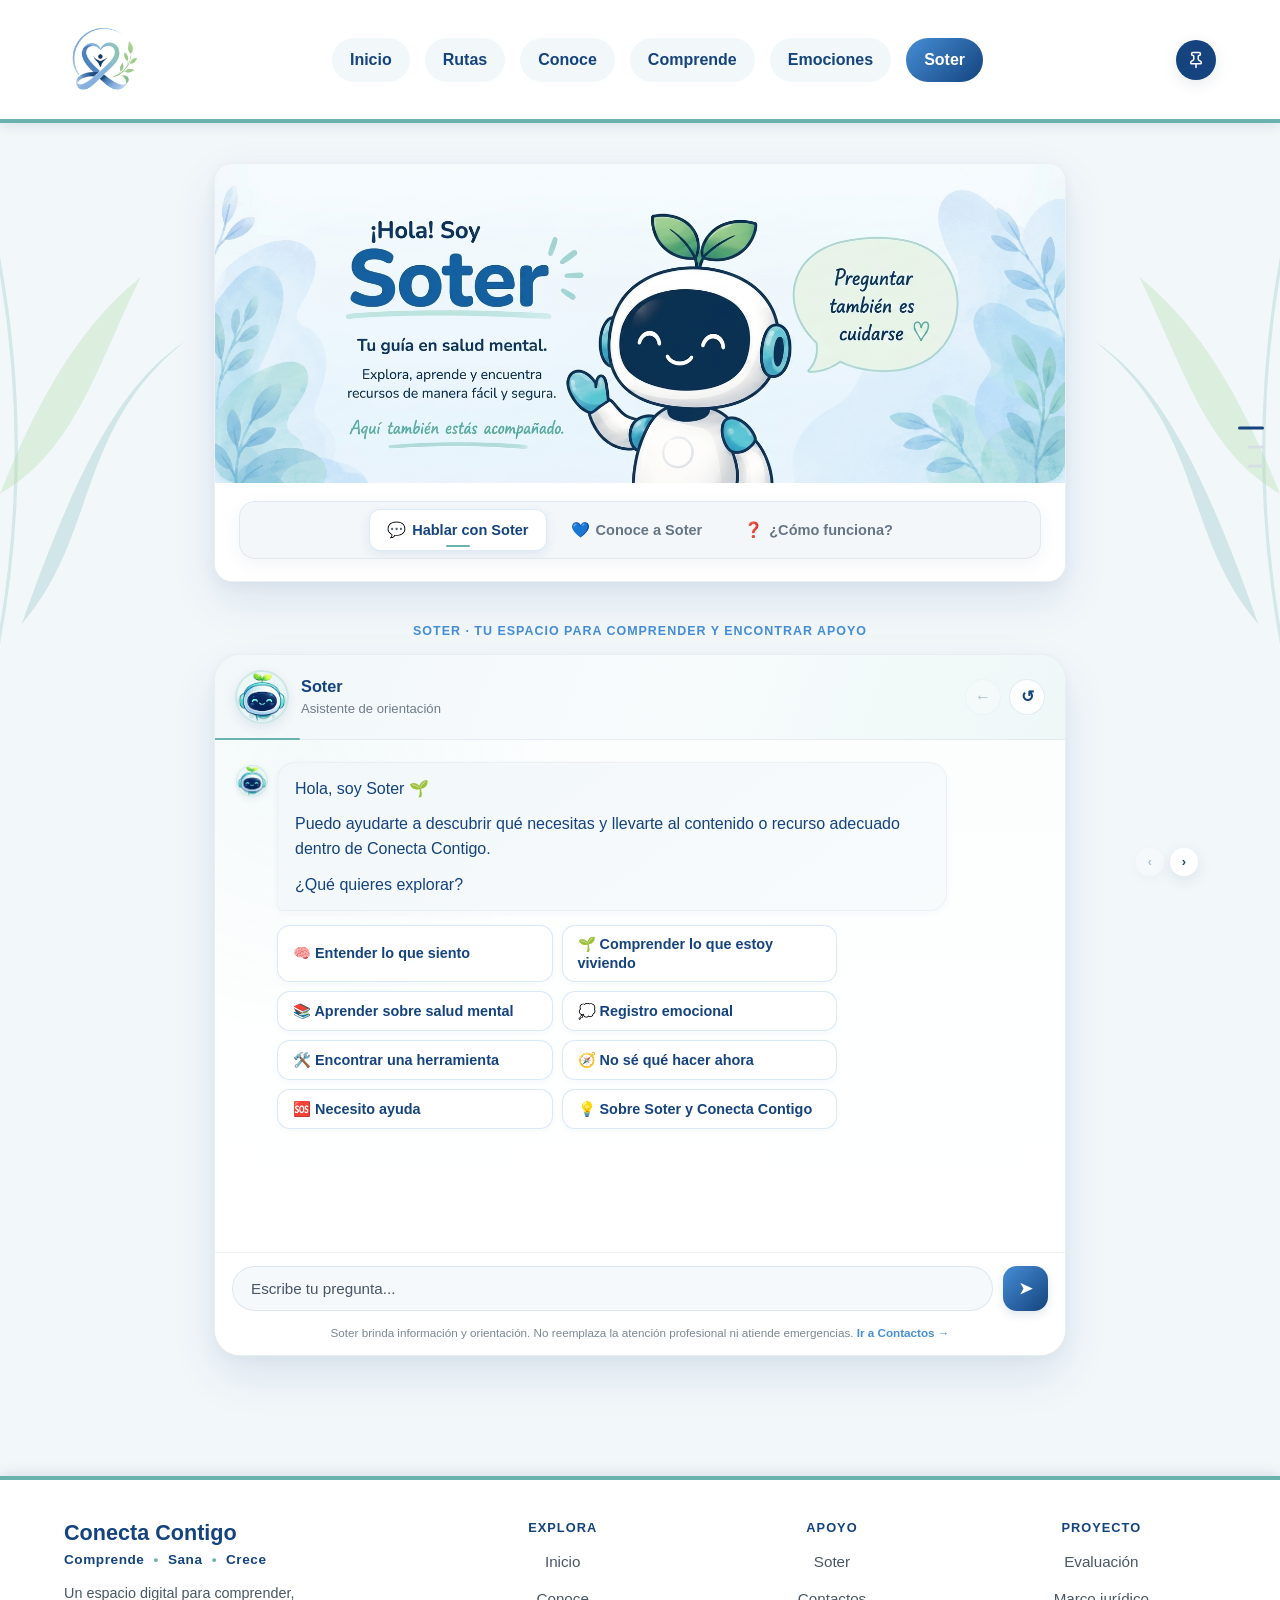
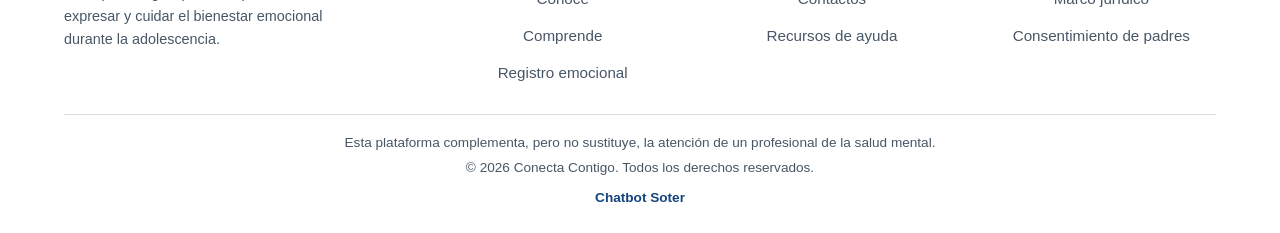
<file: soter.html>
<!DOCTYPE html>
<html lang="es">

<head>
    <meta charset="UTF-8">
    <meta name="viewport" content="width=device-width, initial-scale=1.0">
    <title>Soter · Conecta Contigo</title>
    <meta name="description"
        content="Soter, el asistente de orientación de Conecta Contigo: te ayuda a encontrar información, herramientas y recursos sobre bienestar emocional para adolescentes.">

    <link rel="stylesheet" href="assets/css/style.css">
    <link rel="stylesheet" href="assets/css/soter.css">
    <link rel="stylesheet" href="assets/css/responsive.css">

</head>

<body>

    <header>
        <div class="top-nav-container">
            <img width="75" src="assets/img/index/logo-sin-texto.png" alt="Logo de la Página, un lazo azul">

            <nav>
                <a href="index.html">Inicio</a>
                <a href="contacto.html">Rutas</a>
                <a href="conoce.html">Conoce</a>
                <a href="comprende.html">Comprende</a>
                <a href="emocional.html">Emociones</a>
                <a href="soter.html" id="activo">Soter</a>
            </nav>
        </div>
    </header>

    <main class="soter-page">

        <!-- ============================================
             HERO DE SOTER
        ============================================ -->

        <section class="soter-hero-card" data-separador="">

            <img class="soter-hero-card__image" src="assets/img/soter/hero.png"
                alt="¡Hola! Soy Soter. Tu guía en salud mental. Explora, aprende y encuentra recursos de manera fácil y segura. Aquí también estás acompañado. Preguntar también es cuidarse.">

            <h1 class="sr-only">Soter — asistente de orientación de Conecta Contigo</h1>

            <!-- Cambio: era <nav role="tablist">; un <nav> con role="tablist" pierde su rol de
                 navegación. Se usa <div>, que conserva la clase .soter-tabs y el mismo diseño. -->
            <div class="soter-tabs" role="tablist" aria-label="Secciones de Soter">
                <button type="button" class="soter-tab is-active" id="soter-tab-chat" role="tab" aria-selected="true"
                    aria-controls="soter-panel-chat" tabindex="0">
                    <span class="soter-tab__icon" aria-hidden="true">💬</span>
                    <span class="soter-tab__label">Hablar con Soter</span>
                </button>
                <button type="button" class="soter-tab" id="soter-tab-conoce" role="tab" aria-selected="false"
                    aria-controls="soter-panel-conoce" tabindex="-1">
                    <span class="soter-tab__icon" aria-hidden="true">💙</span>
                    <span class="soter-tab__label">Conoce a Soter</span>
                </button>
                <button type="button" class="soter-tab" id="soter-tab-como" role="tab" aria-selected="false"
                    aria-controls="soter-panel-como" tabindex="-1">
                    <span class="soter-tab__icon" aria-hidden="true">❓</span>
                    <span class="soter-tab__label">¿Cómo funciona?</span>
                </button>
            </div>

        </section>


        <!-- ============================================
             VISTA 1 · HABLAR CON SOTER
        ============================================ -->
        <div data-separador="" class="soter-panel" id="soter-panel-chat" role="tabpanel"
            aria-labelledby="soter-tab-chat">

            <p class="soter-eyebrow">SOTER · tu espacio para comprender y encontrar apoyo</p>

            <section class="soter-widget" aria-label="Conversación con Soter">

                <div class="soter-widget__header">
                    <div class="soter-widget__identity">
                        <!-- Cambio: alt vacío (la imagen es decorativa y ya está aria-hidden) -->
                        <img class="soter-avatar" aria-hidden="true" src="assets/img/soter/soter.png" alt="">
                        <div>
                            <p class="soter-widget__name">Soter</p>
                            <p class="soter-widget__subtitle">Asistente de orientación</p>
                        </div>
                    </div>

                    <div class="soter-widget__controls">
                        <button type="button" id="soter-back" class="soter-icon-btn"
                            aria-label="Volver a la respuesta anterior" disabled>
                            ←
                        </button>
                        <button type="button" id="soter-reset" class="soter-icon-btn"
                            aria-label="Reiniciar conversación">
                            ↺
                        </button>
                    </div>
                </div>

                <div class="soter-widget__body" id="soter-chat-log" role="log" aria-live="polite"
                    aria-relevant="additions">
                    <!-- Los mensajes de la conversación se generan dinámicamente aquí -->
                </div>

                <form class="soter-widget__composer" id="soter-form" autocomplete="off">
                    <label for="soter-input" class="sr-only">Escribe tu pregunta para Soter</label>
                    <input type="text" id="soter-input" name="soter-input" placeholder="Escribe tu pregunta..."
                        maxlength="200">
                    <button type="submit" class="soter-send-btn" aria-label="Enviar pregunta">➤</button>
                </form>

                <div class="soter-widget__footer">
                    <p class="soter-disclaimer">
                        Soter brinda información y orientación. No reemplaza la atención profesional ni atiende
                        emergencias.
                        <a href="contacto.html">Ir a Contactos →</a>
                    </p>
                </div>

            </section>

        </div>

        <!-- ============================================
             VISTA 2 · CONOCE A SOTER
        ============================================ -->
        <div class="soter-panel" id="soter-panel-conoce" role="tabpanel" aria-labelledby="soter-tab-conoce" hidden>

            <h2>Conoce a Soter</h2>
            <p class="soter-info__intro">Un espacio para comprender y orientarte.</p>

            <div class="soter-info__grid">

                <article class="soter-info-card">
                    <span class="soter-info-card__icon" aria-hidden="true">🌱</span>
                    <h3>¿Qué es Soter?</h3>
                    <p>Soter es el asistente de orientación de Conecta Contigo. Está diseñado para ayudarte a identificar qué necesitas y llevarte al contenido o recurso adecuado dentro de la plataforma: información sobre emociones y salud mental, herramientas, el Registro emocional y redes de apoyo. <br>
                    Su propósito es ayudarte a comprender mejor lo que estás viviendo y orientarte hacia información o ayuda adecuada.</p>
                </article>

                <article class="soter-info-card">
                    <span class="soter-info-card__icon" aria-hidden="true">🎯</span>
                    <h3>¿Cuál es su objetivo?</h3>
                    <p>Su objetivo es acompañarte en la búsqueda de información, facilitar la comprensión de temas relacionados con el bienestar emocional y ayudarte a identificar cuándo puede ser importante buscar apoyo de una persona de confianza o de un profesional.</p>
                </article>

                <article class="soter-info-card">
                    <span class="soter-info-card__icon" aria-hidden="true">✅</span>
                    <h3>¿Qué puede hacer?</h3>
                    <p>
                        1. Orientarte según lo que sientes, lo que estás viviendo o lo que necesitas ahora.
                        <br>
                        2. Explicar conceptos relacionados con la salud mental de forma sencilla.
                        <br>
                        3. Explicarte cómo funcionan el Registro emocional y Comprende, y llevarte a esas secciones.
                        <br>
                        4. Recomendarte herramientas según lo que necesitas.
                        <br>
                        5. Compartir recursos y líneas de ayuda, y orientarte sobre dónde y con quién puedes buscar apoyo.</p>
                </article>

                <article class="soter-info-card">
                    <span class="soter-info-card__icon" aria-hidden="true">🚫</span>
                    <h3>¿Qué no puede hacer?</h3>
                    <p>1. Soter no reemplaza a un psicólogo, médico ni otro profesional de la salud.
                    <br>
                    2. No realiza diagnósticos, no determina si una persona tiene un trastorno y no sustituye una evaluación profesional. Tampoco puede intervenir en una emergencia.
                    <br>
                    3. Si existe un riesgo inmediato o una situación de peligro, es importante acudir directamente a un adulto de confianza, a un servicio de emergencia o a una línea de ayuda.</p>
                </article>

            </div>

        </div>

        <!-- ============================================
             VISTA 3 · ¿CÓMO FUNCIONA?
             Acordeones nativos <details>/<summary>.
             Los ids "faq-*" son reconocidos por el abridor
             de acordeón por hash que ya existe en general.js.
        ============================================ -->
        <div class="soter-panel" id="soter-panel-como" role="tabpanel" aria-labelledby="soter-tab-como" hidden>

            <h2>¿Cómo funciona Soter?</h2>

            <div class="soter-faq">

                <details id="faq-comenzar">
                    <summary>¿Cómo puedo comenzar?</summary>
                    <p>Puedes comenzar seleccionando una de las opciones que aparecen en Soter o escribiendo directamente lo que quieres saber. No necesitas conocer términos específicos ni formular tu pregunta de una manera determinada.</p>
                </details>

                <details id="faq-pregunta-propia">
                    <summary>¿Puedo escribir mi propia pregunta?</summary>
                    <p>Sí. Puedes escribir tu pregunta con tus propias palabras. Soter busca palabras clave y te propone algunas opciones relacionadas con lo que escribes. <br>
                    <strong>Te recomendamos el uso de palabras claves, para mejor experiencia.</strong></p>
                </details>

                <details id="faq-tipo-informacion">
                    <summary>¿Qué tipo de información puedo encontrar?</summary>
                    <p>Puedes encontrar información general sobre emociones, bienestar emocional, situaciones difíciles y algunos temas relacionados con la salud mental. También puede orientarte hacia las secciones de Conecta Contigo (Comprende, Registro emocional, Contactos) y hacia lugares donde puedes buscar ayuda.</p>
                </details>

                <details id="faq-navegacion">
                    <summary>¿Cómo me ayuda a moverme por Conecta Contigo?</summary>
                    <p>Soter te hace pocas preguntas para identificar qué necesitas y luego te lleva a la sección adecuada: <strong>Comprende</strong> (condiciones, situaciones y herramientas), el <strong>Registro emocional</strong>, <strong>Contactos</strong>, el <strong>Marco jurídico</strong> o la <strong>Evaluación</strong>. Si no sabes dónde está algo, puedes elegir «Sobre Soter y Conecta Contigo» y luego «¿Dónde encuentro lo que necesito?».</p>
                </details>

                <details id="faq-diagnostico">
                    <summary>¿Soter puede diagnosticarme?</summary>
                    <p>No. Soter no puede diagnosticarte ni determinar si tienes un trastorno o una condición de salud mental. Su función es brindar información y orientación general, no reemplazar la valoración de un profesional.</p>
                </details>

                <details id="faq-necesito-ayuda">
                    <summary>¿Qué hago si necesito ayuda?</summary>
                    <p>Si sientes que necesitas ayuda, puedes hablar con una persona de confianza y buscar el apoyo de un profesional de la salud. Soter también puede orientarte hacia recursos de apoyo. Si estás en una situación de peligro inmediato, busca ayuda de emergencia directamente.</p>
                </details>

                <details id="faq-seguridad">
                    <summary>¿Qué pasa si escribo algo sobre hacerme daño o estar en peligro?</summary>
                    <p>Si Soter detecta expresiones relacionadas con riesgo, deja de mostrar el menú normal y te muestra un mensaje de seguridad con pasos a seguir y enlaces a Contactos de ayuda y al protocolo de crisis. Soter no puede avisar a nadie ni intervenir en una emergencia: lo más importante es que busques a una persona de confianza o a un servicio de emergencia.</p>
                </details>

                <details id="faq-privacidad">
                    <summary>¿Qué pasa con lo que escribo en Soter?</summary>
                    <p>Lo que escribes se procesa en tu navegador: el código de Soter no envía tus mensajes a ningún servidor ni los guarda, y la conversación desaparece al reiniciarla o cerrar la página. Esto aplica solo a Soter; otros módulos, como el Registro emocional, guardan sus propios registros. Puedes revisar cómo se tratan los datos en el <a href="marco-legal.html">Marco jurídico</a>.</p>
                </details>

                <details id="faq-explicar-sentimientos">
                    <summary>¿Qué puedo hacer si no sé cómo explicar lo que siento?</summary>
                    <p>No tienes que saber exactamente cómo expresarlo. Puedes comenzar contando con palabras sencillas qué estás sintiendo, qué ha ocurrido o qué te preocupa. También puedes elegir «No sé qué hacer ahora» o decirle a Soter que “no sé cómo explicar lo que siento” y utilizar las opciones que te ofrece para ayudarte a identificarlo poco a poco.</p>
                </details>

            </div>

        </div>

    </main>

    <footer class="pie" data-separador="">
        <div class="pie__contenedor">

            <div class="pie__grid">

                <!-- Bloque 1: Identidad -->
                <div class="pie__marca">
                    <p class="pie__nombre">Conecta Contigo</p>
                    <p class="pie__lema">Comprende <span aria-hidden="true">•</span> Sana <span
                            aria-hidden="true">•</span> Crece</p>
                    <p class="pie__descripcion">Un espacio digital para comprender, expresar y cuidar el bienestar
                        emocional durante la adolescencia.</p>
                </div>

                <!-- Bloque 2: Explora -->
                <nav class="pie__bloque" aria-labelledby="pie-explora">
                    <h2 class="pie__titulo" id="pie-explora">Explora</h2>
                    <ul class="pie__lista">
                        <li><a href="index.html">Inicio</a></li>
                        <li><a href="conoce.html">Conoce</a></li>
                        <li><a href="comprende.html">Comprende</a></li>
                        <li><a href="emocional.html">Registro emocional</a></li>
                    </ul>
                </nav>

                <!-- Bloque 3: Apoyo -->
                <nav class="pie__bloque" aria-labelledby="pie-apoyo">
                    <h2 class="pie__titulo" id="pie-apoyo">Apoyo</h2>
                    <ul class="pie__lista">
                        <li><a href="soter.html">Soter</a></li>
                        <li><a href="contacto.html">Contactos</a></li>
                        <li><a href="comprende.html#comprende-herramientas">Recursos de ayuda</a></li>
                    </ul>
                </nav>

                <!-- Bloque 4: Proyecto -->
                <nav class="pie__bloque pie__bloque--proyecto" aria-labelledby="pie-proyecto">
                    <h2 class="pie__titulo" id="pie-proyecto">Proyecto</h2>
                    <ul class="pie__lista">
                        <li><a href="estadistica.html">Evaluación</a></li>
                        <li><a href="marco-legal.html">Marco jurídico</a></li>
                        <li><a href="assets/pdf/acta.pdf">Consentimiento de padres</a></li>
                    </ul>
                </nav>

            </div>

            <!-- Franja inferior -->
            <div class="pie__base">
                <p class="pie__aviso">Esta plataforma complementa, pero no sustituye, la atención de un profesional de
                    la salud mental.</p>
                <p class="pie__copy">© 2026 Conecta Contigo. Todos los derechos reservados.</p>
                <a class="pie__pagina" href="soter.html">Chatbot Soter</a>
            </div>

        </div>
    </footer>
    <nav class="separadores-nav" id="separadores-nav" aria-label="Navegación de secciones"></nav>
    <script src="assets/js/soter.js" defer></script>
    <script src="assets/js/general.js"></script>
</body>

</html>
</file>
<file: assets/css/style.css>
/*==================================================
= 1. VARIABLES GLOBALES                            =
==================================================*/

:root {

    /* Colores principales */
    --azul-marino: #14437e;
    --azul-claro: #468ed6;
    --verde-agua: #69B2AE;
    --verde-hoja: #a2d88f;
    --fondo-suave: #F2F7FA;
    --blanco: #ffffff;
    --gris: #485666;
    --gris-claro: #d7dfe6;
    --resalte: #f5836f;

    /* Variantes RGB (permiten reutilizar un mismo color en distintas
       opacidades sin repetir el rgba() completo en cada regla) */
    --blanco-rgb: 255, 255, 255;
    --sombra-rgb: 17, 46, 81;
    --azul-accion-rgb: 46, 103, 208;
    --azul-accion: rgb(var(--azul-accion-rgb));

    /* Sombras */
    --sombra: rgba(var(--sombra-rgb), .10);
    --sombra-media: 0 4px 15px var(--sombra);
    --sombra-grande: 0 8px 25px rgba(var(--sombra-rgb), .12);

    /* Bordes */
    --radio: 12px;
    --radio-grande: 18px;
    --radio-pill: 50px;

    /* Transiciones */
    --transicion: .3s ease;
    --transicion-lenta: .5s ease;

    /* Gradiente */
    --gradiente: linear-gradient(
        135deg,
        var(--azul-claro),
        var(--verde-agua)
    );

    /* Espaciados */
    --espacio-xs: 8px;
    --espacio-sm: 16px;
    --espacio-md: 24px;
    --espacio-lg: 40px;
    --espacio-xl: 60px;

    /* Tipografía */
    --texto: 1rem;
    --texto-grande: 1.1rem;

    --titulo-1: clamp(2.8rem, 4vw, 3.5rem);
    --titulo-2: 2.2rem;
    --titulo-3: 1.45rem;

    /* Componentes */
    --padding-card: 24px;
    --padding-seccion: 30px;

    --boton-y: 11px;
    --boton-x: 22px;

    /* Elevación (z-index) de elementos flotantes */
    --z-flotante-alto: 999;
    --z-flotante-bajo: 500;
    --z-header: 600;
    --z-menu-movil: 900;

    /* Diámetro del botón del menú principal */
    --tam-boton-menu: 40px;

    /* Altura aproximada del header fijo (compensa los enlaces ancla) */
    --alto-header: 130px;
}


/*==================================================
= 2. RESET / BASE                                  =
==================================================*/

*,
*::before,
*::after {
    margin: 0;
    padding: 0;
    box-sizing: border-box;
}

html {
    scroll-behavior: smooth;
}

body {
    font-family: 'Segoe UI', Roboto, Helvetica, Arial, sans-serif;
    background: var(--fondo-suave);
    color: var(--azul-marino);
    line-height: 1.5;
    min-height: 100vh;
    overflow-x: hidden;
    text-rendering: optimizeLegibility;
    display: flex;               /* NUEVO: el footer siempre queda al final */
    flex-direction: column;      /* NUEVO */
}


/*==================================================
= 3. TIPOGRAFÍA                                    =
==================================================*/

h1,
h2,
h3 {
    color: var(--azul-marino);
    margin-top: 0;
    font-weight: 700;
    line-height: 1.2;
}

h1 {
    font-size: var(--titulo-1);
}

h2 {
    font-size: var(--titulo-2);
    margin: 35px 0 20px;
    text-align: center;
    position: relative;
}

h3 {
    font-size: var(--titulo-3);
    margin-bottom: .75rem;
}

p {
    margin-bottom: 18px;
}


/*==================================================
= 4. ELEMENTOS GLOBALES                            =
==================================================*/

img {
    display: block;
    max-width: 100%;
    height: auto;
}

a {
    text-decoration: none;
    color: var(--azul-claro);
    transition:
        color var(--transicion),
        background-color var(--transicion),
        transform var(--transicion);
}

a:hover {
    color: var(--verde-agua);
}

::-webkit-scrollbar {
    width: 10px;
}

::-webkit-scrollbar-track {
    background: #e9f1f5;
}

::-webkit-scrollbar-thumb {
    background: var(--azul-claro);
    border-radius: 20px;
}

::-webkit-scrollbar-thumb:hover {
    background: var(--verde-agua);
}

::selection {
    background: var(--verde-agua);
    color: var(--blanco);
}


/*==================================================
= 5. CONTENEDORES                                  =
==================================================*/

.container {
    max-width: 1000px;
    margin: auto;
    padding: 0 20px;
}

main {
    width: 100%;                 /* NUEVO: en un flex-column, margin:auto encogería el main */
    max-width: 1200px;
    margin: 0 auto;              /* antes: auto */
    padding: 12px 20px;
    flex: 1 0 auto;              /* NUEVO: el main absorbe el espacio libre */
}


/*==================================================
= 6. BOTONES GLOBALES                              =
==================================================*/

button,
input[type="submit"] {
    background: var(--gradiente);
    color: var(--blanco);
    border: none;
    border-radius: var(--radio-pill);
    padding: var(--boton-y) var(--boton-x);
    cursor: pointer;
    font-size: 1rem;
    font-weight: 600;
    transition:
        transform var(--transicion),
        box-shadow var(--transicion);
}

button:hover,
input[type="submit"]:hover {
    transform: translateY(-3px);
    box-shadow: 0 10px 25px rgba(var(--sombra-rgb), .18);
}


/*==================================================
= 7. HEADER Y NAVEGACIÓN                           =
==================================================*/

header {
    background: var(--blanco);
    padding: 22px 5%;
    border-bottom: 4px solid var(--verde-agua);
    box-shadow: 0 3px 12px var(--sombra);
}

.top-nav-container {
    max-width: 1200px;
    margin: auto;
    display: flex;
    justify-content: space-between;
    align-items: center;
    gap: 30px;
    flex-wrap: wrap;
}

.top-nav-container img {
    width: 75px;
    max-width: 100%;
    height: auto;
}

nav {
    display: flex;
    justify-content: center;
    align-items: center;
    flex-wrap: wrap;
    gap: 15px;
}

nav a {
    background: var(--fondo-suave);
    color: var(--azul-marino);
    padding: 10px 18px;
    border-radius: 30px;
    font-weight: 600;
    transition:
        background var(--transicion-lenta),
        color var(--transicion),
        transform var(--transicion);
}

nav a:hover {
    background: linear-gradient(135deg, var(--azul-claro), var(--azul-marino));
    color: var(--blanco);
    transform: translateY(-2px);
}

header p {
    max-width: 800px;
    margin: 15px auto;
    font-size: 1.1rem;
    color: #334a66;
    text-align: center;
}

#activo {
    background: linear-gradient(135deg, var(--azul-claro), var(--azul-marino));
    color: var(--blanco);

}

/* Navegación principal: fija en pantallas grandes (≥ 993px).
   En pantallas pequeñas pasa a ser un menú desplegable (sección 16). */

@media (min-width: 993px) {
    html {
        scroll-padding-top: var(--alto-header);
    }

    body > header {
        position: sticky;
        top: 0;
        z-index: var(--z-header);
    }
}

/* Botón del menú principal: lo crea general.js dentro del header.
   Oculto si la página no lo creó. En pantallas grandes queda en la barra
   y colapsa/expande los enlaces; en pequeñas es flotante (sección 16). */

.boton-menu {
    display: none;
    flex: 0 0 auto;
    align-items: center;
    justify-content: center;
    width: var(--tam-boton-menu);
    height: var(--tam-boton-menu);
    padding: 0;                    /* anula el padding del estilo global de button */
    border: none;
    border-radius: 50%;
    background: var(--azul-marino);
    color: var(--blanco);
    box-shadow: var(--sombra-media);
    cursor: pointer;
    transition: background .2s ease;
}

body.tiene-menu-movil .boton-menu {
    display: flex;
}

.boton-menu:hover,
.boton-menu:focus-visible {
    background: var(--azul-claro);
    transform: none;               /* anula el "levantar" del button global */
    box-shadow: var(--sombra-media);
}

/* Barras del icono (centradas dentro del círculo) */

.boton-menu__barras,
.boton-menu__barras::before,
.boton-menu__barras::after {
    display: block;
    width: 18px;
    height: 2px;
    border-radius: 2px;
    background: currentColor;
    transition: transform .25s ease, top .25s ease, background .25s ease;
}

.boton-menu__barras {
    position: relative;
}

.boton-menu__barras::before,
.boton-menu__barras::after {
    content: "";
    position: absolute;
    left: 0;
}

.boton-menu__barras::before {
    top: -6px;
}

.boton-menu__barras::after {
    top: 6px;
}

/* Icono de chincheta (solo pantallas grandes) */

.boton-menu__pin {
    display: block;
    width: 18px;
    height: 18px;
    fill: none;
    stroke: currentColor;
    stroke-width: 2;
    stroke-linecap: round;
    stroke-linejoin: round;
    transition: transform .25s ease;
}

/* Pantallas grandes: el botón fija / suelta el header completo.
   Fijo (por defecto): chincheta recta. Suelto: el header se desplaza con
   la página y la chincheta se inclina y queda flotando arriba a la derecha. */
@media (min-width: 993px) {
    .boton-menu__barras {
        display: none;
    }

    body.menu-escritorio-suelto > header {
        position: static;
    }

    html:has(body.menu-escritorio-suelto) {
        scroll-padding-top: 0;
    }

    /* Con el header suelto, el botón queda flotando para poder volver a fijarlo */
    body.menu-escritorio-suelto .boton-menu {
        position: fixed;
        top: 12px;
        right: 12px;
        z-index: var(--z-menu-movil);
        background: var(--gris);
    }

    body.menu-escritorio-suelto .boton-menu:hover,
    body.menu-escritorio-suelto .boton-menu:focus-visible {
        background: var(--azul-claro);
    }

    body.menu-escritorio-suelto .boton-menu__pin {
        transform: rotate(45deg);
    }
}

/* Pantallas pequeñas: se usa el icono de barras, no la chincheta */
@media (max-width: 992px) {
    .boton-menu__pin {
        display: none;
    }
}

/* Estado abierto: las tres barras se convierten en una "X" */
.boton-menu[aria-expanded="true"] .boton-menu__barras {
    background: transparent;
}

.boton-menu[aria-expanded="true"] .boton-menu__barras::before {
    top: 0;
    transform: rotate(45deg);
}

.boton-menu[aria-expanded="true"] .boton-menu__barras::after {
    top: 0;
    transform: rotate(-45deg);
}

/* Navegación secundaria (banner de anclas) */

.nav-banner {
    display: flex;
    justify-content: center;
    align-items: center;
    flex-wrap: wrap;
    gap: 50px;
    padding: 25px 0;
    margin: 40px 0;
    background: rgba(var(--blanco-rgb), .35);
    border-top: 1px solid var(--azul-claro);
    border-bottom: 1px solid var(--azul-claro);
}

.nav-banner a {
    background: none;
    padding: 0 0 6px;
    border-radius: 50px;
    border-bottom: 2px solid transparent;
    color: var(--azul-marino);
    font-size: 1.05rem;
    font-weight: 600;
}

.nav-banner a:hover {
    background: none;
    color: var(--azul-claro);
    border-bottom-color: var(--verde-agua);
    transform: none;
}


/*==================================================
= 8. TARJETAS (.card)                              =
==================================================*/

.card {
    background: var(--blanco);
    border-radius: var(--radio);
    padding: var(--padding-card);
    box-shadow: var(--sombra-media);
    transition:
        transform var(--transicion),
        box-shadow var(--transicion);
}

.card:hover {
    transform: translateY(-2px);
    box-shadow: var(--sombra-grande);
}


/*==================================================
= 9. FONDOS DECORATIVOS (estilo-hojas-*)           =
   Nota: los valores de color dentro de los SVG en base64 no se
   tocan — no es posible referenciar variables CSS dentro de un
   data URI, y no aportan beneficio real al mantenerlos idénticos
   a los definidos arriba.
==================================================*/

/* 1. Decoración Hojas Laterales */
body.estilo-hojas-1 {
    background-color: var(--fondo-suave);
    background-image:
        url("data:image/svg+xml,%3Csvg xmlns='http://www.w3.org/2000/svg' viewBox='0 0 100 200' fill='%2369B2AE' opacity='0.25'%3E%3Cpath d='M10 180 C 40 140, 30 90, 80 50 C 50 70, 30 110, 10 180 Z'/%3E%3Cpath d='M0 120 C 30 100, 40 60, 60 20 C 35 40, 15 70, 0 120 Z'/%3E%3C/svg%3E"),
        url("data:image/svg+xml,%3Csvg xmlns='http://www.w3.org/2000/svg' viewBox='0 0 100 200' fill='%2369B2AE' opacity='0.25'%3E%3Cpath d='M90 180 C 60 140, 70 90, 20 50 C 50 70, 70 110, 90 180 Z'/%3E%3Cpath d='M100 120 C 70 100, 60 60, 40 20 C 65 40, 85 70, 100 120 Z'/%3E%3C/svg%3E");
    background-repeat: no-repeat, no-repeat;
    background-position: left center, right center;
    background-size: 280px auto, 280px auto;
    background-attachment: fixed, fixed;
}

/* 3. Hojas Redondeadas con Tallo Flotante */
body.estilo-hojas-2 {
    background-color: var(--fondo-suave);
    background-image:
        url("data:image/svg+xml,%3Csvg xmlns='http://www.w3.org/2000/svg' viewBox='0 0 120 280' fill='none'%3E%3Cpath d='M-10 10 Q25 140 -10 270' stroke='%2369B2AE' stroke-width='1.5' opacity='0.22'/%3E%3Cpath d='M10 220 C 45 180, 35 130, 85 90 C 55 110, 35 150, 10 220 Z' fill='%2369B2AE' opacity='0.25'/%3E%3Cpath d='M0 160 C 35 140, 45 100, 65 60 C 40 80, 20 110, 0 160 Z' fill='%23a2d88f' opacity='0.28'/%3E%3C/svg%3E"),
        url("data:image/svg+xml,%3Csvg xmlns='http://www.w3.org/2000/svg' viewBox='0 0 120 280' fill='none'%3E%3Cpath d='M130 10 Q95 140 130 270' stroke='%2369B2AE' stroke-width='1.5' opacity='0.22'/%3E%3Cpath d='M110 220 C 75 180, 85 130, 35 90 C 65 110, 85 150, 110 220 Z' fill='%2369B2AE' opacity='0.25'/%3E%3Cpath d='M120 160 C 85 140, 75 100, 55 60 C 80 80, 100 110, 120 160 Z' fill='%23a2d88f' opacity='0.28'/%3E%3C/svg%3E");
    background-repeat: no-repeat, no-repeat;
    background-position: left center, right center;
    background-size: 260px auto, 260px auto;
    background-attachment: fixed, fixed;
}

/* 4. Marco Botánico de 4 Esquinas */
body.estilo-hojas-3 {
    background-color: var(--fondo-suave);
    background-image:
        url("data:image/svg+xml,%3Csvg xmlns='http://www.w3.org/2000/svg' viewBox='0 0 200 200' fill='%2369B2AE' opacity='0.2'%3E%3Cpath d='M0,0 Q80,10 120,60 Q60,60 0,0'/%3E%3Cpath d='M0,0 Q10,80 60,120 Q60,60 0,0' fill='%23a2d88f'/%3E%3C/svg%3E"),
        url("data:image/svg+xml,%3Csvg xmlns='http://www.w3.org/2000/svg' viewBox='0 0 200 200' fill='%2369B2AE' opacity='0.2'%3E%3Cpath d='M200,0 Q120,10 80,60 Q140,60 200,0'/%3E%3Cpath d='M200,0 Q190,80 140,120 Q140,60 200,0' fill='%23a2d88f'/%3E%3C/svg%3E"),
        url("data:image/svg+xml,%3Csvg xmlns='http://www.w3.org/2000/svg' viewBox='0 0 200 200' fill='%2369B2AE' opacity='0.18'%3E%3Cpath d='M0,200 Q80,190 120,140 Q60,140 0,200'/%3E%3Cpath d='M0,200 Q10,120 60,80 Q60,140 0,200' fill='%23a2d88f'/%3E%3C/svg%3E"),
        url("data:image/svg+xml,%3Csvg xmlns='http://www.w3.org/2000/svg' viewBox='0 0 200 200' fill='%2369B2AE' opacity='0.18'%3E%3Cpath d='M200,200 Q120,190 80,140 Q140,140 200,200'/%3E%3Cpath d='M200,200 Q190,120 140,80 Q140,140 200,200' fill='%23a2d88f'/%3E%3C/svg%3E");
    background-repeat: no-repeat, no-repeat, no-repeat, no-repeat;
    background-position: left top, right top, left bottom, right bottom;
    background-size: 200px 200px, 200px 200px, 180px 180px, 180px 180px;
    background-attachment: fixed, fixed, fixed, fixed;
}

/* 5. Estilo Ondas Orgánicas + Ramas en Esquinas Inferiores */
body.estilo-hojas-4 {
    background-color: var(--fondo-suave);
    background-image:
        url("data:image/svg+xml,%3Csvg xmlns='http://www.w3.org/2000/svg' viewBox='0 0 200 400' fill='none'%3E%3Cpath d='M-20,100 C60,50 140,120 100,220 C60,320 -40,300 -20,100 Z' fill='%23468ed6' opacity='0.12'/%3E%3Cpath d='M-50,220 C40,180 80,260 40,360 C0,460 -70,400 -50,220 Z' fill='%2369B2AE' opacity='0.15'/%3E%3C/svg%3E"),
        url("data:image/svg+xml,%3Csvg xmlns='http://www.w3.org/2000/svg' viewBox='0 0 200 400' fill='none'%3E%3Cpath d='M220,100 C140,50 60,120 100,220 C140,320 240,300 220,100 Z' fill='%23468ed6' opacity='0.12'/%3E%3Cpath d='M250,220 C160,180 120,260 160,360 C200,460 270,400 250,220 Z' fill='%2369B2AE' opacity='0.15'/%3E%3C/svg%3E"),
        url("data:image/svg+xml,%3Csvg xmlns='http://www.w3.org/2000/svg' viewBox='0 0 150 300' fill='none'%3E%3Cpath d='M-10,310 Q40,210 120,150' stroke='%2369B2AE' stroke-width='3' stroke-linecap='round' opacity='0.4'/%3E%3Cpath d='M20,260 C50,230 70,250 50,275 C30,285 15,275 20,260 Z' fill='%2369B2AE' opacity='0.45'/%3E%3Cpath d='M45,215 C75,185 95,205 75,230 C55,240 40,230 45,215 Z' fill='%23a2d88f' opacity='0.5'/%3E%3Cpath d='M75,175 C105,145 125,165 105,190 C85,200 70,190 75,175 Z' fill='%2369B2AE' opacity='0.45'/%3E%3C/svg%3E"),
        url("data:image/svg+xml,%3Csvg xmlns='http://www.w3.org/2000/svg' viewBox='0 0 150 300' fill='none'%3E%3Cpath d='M160,310 Q110,210 30,150' stroke='%2369B2AE' stroke-width='3' stroke-linecap='round' opacity='0.4'/%3E%3Cpath d='M130,260 C100,230 80,250 100,275 C120,285 135,275 130,260 Z' fill='%2369B2AE' opacity='0.45'/%3E%3Cpath d='M105,215 C75,185 55,205 75,230 C95,240 110,230 105,215 Z' fill='%23a2d88f' opacity='0.5'/%3E%3Cpath d='M75,175 C45,145 25,165 45,190 C65,200 80,190 75,175 Z' fill='%2369B2AE' opacity='0.45'/%3E%3C/svg%3E");
    background-repeat: no-repeat, no-repeat, no-repeat, no-repeat;
    background-position: left center, right center, left bottom, right bottom;
    background-size: 260px auto, 260px auto, 220px auto, 220px auto;
    background-attachment: fixed, fixed, fixed, fixed;
}

/* 7. Estilo Pizca de Mar y Hojas */
body.estilo-hojas-5 {
    background-color: var(--fondo-suave);
    background-image:
        url("data:image/svg+xml,%3Csvg xmlns='http://www.w3.org/2000/svg' viewBox='0 0 200 200' fill='%23468ed6' opacity='0.15'%3E%3Cpath d='M0,0 C60,20 120,70 100,140 C50,120 10,60 0,0 Z'/%3E%3Cpath d='M0,0 C80,50 90,120 40,170 C20,120 0,80 0,0 Z' fill='%2369B2AE' opacity='0.15'/%3E%3C/svg%3E"),
        url("data:image/svg+xml,%3Csvg xmlns='http://www.w3.org/2000/svg' viewBox='0 0 200 200' fill='%23468ed6' opacity='0.15'%3E%3Cpath d='M200,0 C140,20 80,70 100,140 C150,120 190,60 200,0 Z'/%3E%3Cpath d='M200,0 C120,50 110,120 160,170 C180,120 200,80 200,0 Z' fill='%2369B2AE' opacity='0.15'/%3E%3C/svg%3E"),
        url("data:image/svg+xml,%3Csvg xmlns='http://www.w3.org/2000/svg' viewBox='0 0 150 150' fill='%2369B2AE' opacity='0.35'%3E%3Cpath d='M0,150 C30,100 80,80 120,70 C80,95 40,120 0,150 Z'/%3E%3Cpath d='M0,150 C50,120 100,120 140,130 C90,140 40,145 0,150 Z' fill='%23a2d88f' opacity='0.4'/%3E%3C/svg%3E"),
        url("data:image/svg+xml,%3Csvg xmlns='http://www.w3.org/2000/svg' viewBox='0 0 150 150' fill='%2369B2AE' opacity='0.35'%3E%3Cpath d='M150,150 C120,100 70,80 30,70 C70,95 110,120 150,150 Z'/%3E%3Cpath d='M150,150 C100,120 50,120 10,130 C60,140 110,145 150,150 Z' fill='%23a2d88f' opacity='0.4'/%3E%3C/svg%3E");
    background-repeat: no-repeat, no-repeat, no-repeat, no-repeat;
    background-position: left top, right top, left bottom, right bottom;
    background-size: 240px 240px, 240px 240px, 200px 200px, 200px 200px;
    background-attachment: fixed, fixed, fixed, fixed;
}

/* 6. Esquinas botánicas */
body.estilo-hojas-6 {
    background-color: var(--fondo-suave);
    background-image:
        url("data:image/svg+xml,%3Csvg xmlns='http://www.w3.org/2000/svg' viewBox='0 0 260 260'%3E%3Cpath d='M0 235 C55 185 90 135 135 95 C170 65 210 40 255 20' fill='none' stroke='%2369B2AE' stroke-width='4' stroke-linecap='round' opacity='.42'/%3E%3Cellipse cx='58' cy='180' rx='15' ry='38' transform='rotate(-48 58 180)' fill='%2369B2AE' opacity='.36'/%3E%3Cellipse cx='88' cy='145' rx='14' ry='34' transform='rotate(42 88 145)' fill='%23a2d88f' opacity='.45'/%3E%3Cellipse cx='125' cy='112' rx='15' ry='37' transform='rotate(-45 125 112)' fill='%2369B2AE' opacity='.34'/%3E%3Cellipse cx='160' cy='83' rx='13' ry='32' transform='rotate(42 160 83)' fill='%23a2d88f' opacity='.42'/%3E%3Cellipse cx='198' cy='55' rx='12' ry='29' transform='rotate(-42 198 55)' fill='%2369B2AE' opacity='.32'/%3E%3C/svg%3E"),
        url("data:image/svg+xml,%3Csvg xmlns='http://www.w3.org/2000/svg' viewBox='0 0 260 260'%3E%3Cpath d='M260 235 C205 185 170 135 125 95 C90 65 50 40 5 20' fill='none' stroke='%2369B2AE' stroke-width='4' stroke-linecap='round' opacity='.42'/%3E%3Cellipse cx='202' cy='180' rx='15' ry='38' transform='rotate(48 202 180)' fill='%2369B2AE' opacity='.36'/%3E%3Cellipse cx='172' cy='145' rx='14' ry='34' transform='rotate(-42 172 145)' fill='%23a2d88f' opacity='.45'/%3E%3Cellipse cx='135' cy='112' rx='15' ry='37' transform='rotate(45 135 112)' fill='%2369B2AE' opacity='.34'/%3E%3Cellipse cx='100' cy='83' rx='13' ry='32' transform='rotate(-42 100 83)' fill='%23a2d88f' opacity='.42'/%3E%3Cellipse cx='62' cy='55' rx='12' ry='29' transform='rotate(42 62 55)' fill='%2369B2AE' opacity='.32'/%3E%3C/svg%3E"),
        url("data:image/svg+xml,%3Csvg xmlns='http://www.w3.org/2000/svg' viewBox='0 0 240 240'%3E%3Cpath d='M0 220 C50 180 85 145 125 110 C160 80 195 55 235 35' fill='none' stroke='%2369B2AE' stroke-width='4' opacity='.4'/%3E%3Cellipse cx='52' cy='183' rx='14' ry='35' transform='rotate(-48 52 183)' fill='%23a2d88f' opacity='.42'/%3E%3Cellipse cx='84' cy='153' rx='13' ry='32' transform='rotate(42 84 153)' fill='%2369B2AE' opacity='.34'/%3E%3Cellipse cx='119' cy='120' rx='14' ry='34' transform='rotate(-45 119 120)' fill='%23a2d88f' opacity='.4'/%3E%3Cellipse cx='154' cy='91' rx='12' ry='29' transform='rotate(45 154 91)' fill='%2369B2AE' opacity='.32'/%3E%3C/svg%3E"),
        url("data:image/svg+xml,%3Csvg xmlns='http://www.w3.org/2000/svg' viewBox='0 0 240 240'%3E%3Cpath d='M240 220 C190 180 155 145 115 110 C80 80 45 55 5 35' fill='none' stroke='%2369B2AE' stroke-width='4' opacity='.4'/%3E%3Cellipse cx='188' cy='183' rx='14' ry='35' transform='rotate(48 188 183)' fill='%23a2d88f' opacity='.42'/%3E%3Cellipse cx='156' cy='153' rx='13' ry='32' transform='rotate(-42 156 153)' fill='%2369B2AE' opacity='.34'/%3E%3Cellipse cx='121' cy='120' rx='14' ry='34' transform='rotate(45 121 120)' fill='%23a2d88f' opacity='.4'/%3E%3Cellipse cx='86' cy='91' rx='12' ry='29' transform='rotate(-45 86 91)' fill='%2369B2AE' opacity='.32'/%3E%3C/svg%3E");
    background-repeat: no-repeat, no-repeat, no-repeat, no-repeat;
    background-position: left top, right top, left bottom, right bottom;
    background-size: 270px 270px, 270px 270px, 250px 250px, 250px 250px;
    background-attachment: fixed, fixed, fixed, fixed;
}


/*==================================================
= 10. BOTÓN FLOTANTE "VOLVER ARRIBA"               =
   Se posiciona por encima del botón de evaluación (sección 11)
   en vez de en su misma esquina — ver nota en esa sección.
==================================================*/

.boton-subir {
    position: fixed;
    right: var(--espacio-md);
    bottom: calc(var(--espacio-md) + 58px);
    z-index: var(--z-flotante-bajo);
    width: 46px;
    height: 46px;
    border: none;
    border-radius: 50%;
    background: var(--azul-marino);
    color: var(--blanco);
    font-size: 1.2rem;
    line-height: 1;
    display: flex;
    align-items: center;
    justify-content: center;
    box-shadow: var(--sombra-media);
    cursor: pointer;
    opacity: 0;
    transform: translateY(12px) scale(0.9);
    pointer-events: none;
    transition: opacity 0.25s ease, transform 0.25s ease, background 0.2s ease;
}

.boton-subir.visible {
    opacity: 0.92;
    transform: translateY(0) scale(1);
    pointer-events: auto;
}

.boton-subir:hover,
.boton-subir:focus-visible {
    opacity: 1;
    background: var(--azul-claro);
    transform: translateY(-2px) scale(1.03);
}


/*==================================================
= 11. BOTÓN Y PANEL FLOTANTE DE EVALUACIÓN         =
   ✔ Corregido: compartía esquina (right/bottom) con el botón
   "volver arriba". Ahora .boton-subir se posiciona ~58px más
   arriba (sección 10), lo suficiente para despejar la altura de
   este botón (46px) más un margen de aire. Si en alguna página
   solo existe uno de los dos, ese botón simplemente queda un
   poco más alto de lo estrictamente necesario — no se ve roto,
   pero si prefieres el ajuste exacto por página dímelo y lo
   dejamos condicionado con una clase en el body.
==================================================*/

.evaluacion-flotante {
    position: fixed;
    right: 24px;
    bottom: 24px;
    z-index: var(--z-flotante-alto);
}

.evaluacion-boton {
    display: inline-flex;
    align-items: center;
    justify-content: center;
    gap: 8px;
    min-width: 160px;
    height: 46px;
    padding: 0 18px;
    border: none;
    border-radius: 14px;
    background: var(--azul-marino, #173f79);
    color: #fff;
    font-weight: 600;
    font-size: .92rem;
    cursor: pointer;
    box-shadow: 0 6px 16px rgba(var(--sombra-rgb), .18);
    transition: background .2s ease, box-shadow .2s ease;
}

.evaluacion-boton:hover {
    background: #1f4d94;
    box-shadow: 0 8px 20px rgba(var(--sombra-rgb), .22);
}

.evaluacion-boton__icono {
    width: 18px;
    height: 18px;
    flex-shrink: 0;
}

.evaluacion-panel {
    position: absolute;
    right: 0;
    bottom: calc(100% + 10px);
    width: 310px;
    max-width: calc(100vw - 32px);
    padding: 20px;
    border-radius: 16px;
    background: #fff;
    box-shadow: 0 10px 28px rgba(var(--sombra-rgb), .16);
    opacity: 0;
    visibility: hidden;
    transform: translateY(6px);
    transform-origin: bottom right;
    transition: opacity .18s ease, transform .18s ease, visibility .18s;
    box-sizing: border-box;
}

.evaluacion-panel.activo {
    opacity: 1;
    visibility: visible;
    transform: translateY(0);
}

.evaluacion-panel__header {
    display: flex;
    align-items: flex-start;
    justify-content: space-between;
    gap: 12px;
    margin-bottom: 8px;
}

.evaluacion-panel h3 {
    margin: 0;
    color: var(--azul-marino, #173f79);
    font-size: 1.1rem;
    font-weight: 700;
    line-height: 1.3;
}

.evaluacion-panel p {
    margin: 0 0 16px;
    color: #6b7a8f;
    font-size: .88rem;
    font-weight: 400;
    line-height: 1.55;
}

.evaluacion-panel__accion {
    display: flex;
    align-items: center;
    justify-content: space-between;
    width: 100%;
    padding: 12px 16px;
    border-radius: 12px;
    background: rgba(var(--azul-accion-rgb), .08);
    border: 1px solid rgba(var(--azul-accion-rgb), .18);
    color: var(--azul-accion);
    text-decoration: none;
    font-weight: 600;
    font-size: .9rem;
    transition: background .2s ease, border-color .2s ease;
    box-sizing: border-box;
}

.evaluacion-panel__accion:hover {
    background: rgba(var(--azul-accion-rgb), .14);
    border-color: rgba(var(--azul-accion-rgb), .3);
}

.evaluacion-panel__accion-icono {
    transition: transform .15s ease;
}

.evaluacion-panel__accion:hover .evaluacion-panel__accion-icono {
    transform: translateX(3px);
}

.evaluacion-cerrar {
    flex-shrink: 0;
    width: 22px;
    height: 22px;
    border: none;
    border-radius: 50%;
    background: transparent;
    color: #9aa7b8;
    cursor: pointer;
    font-size: .75rem;
    line-height: 1;
    transition: background .2s ease, color .2s ease;
}

.evaluacion-cerrar:hover {
    background: rgba(var(--sombra-rgb), .06);
    color: #4a5d73;
}


/*==================================================
= 12. FOOTER GLOBAL (.pie)                         =
   Reemplaza las antiguas variantes A y B del footer.
   Todo usa clases .pie* para no chocar con las reglas
   globales h2 / p / a / button.
   HTML: ver footer.html (se pega antes de </body>).
==================================================*/

.pie {
    margin: var(--espacio-xl) 0 0;
    padding: var(--espacio-lg) 5% var(--espacio-md);
    background: var(--blanco);
    border-top: 4px solid var(--verde-agua);
    box-shadow: 0 -3px 12px var(--sombra);
    color: var(--gris);
    font-size: .95rem;
    line-height: 1.5;
    text-align: left;
}

.pie__contenedor {
    max-width: 1200px;
    margin: 0 auto;
}

/* --- Columnas --- */

.pie__grid {
    display: grid;
    grid-template-columns: 1.5fr 1fr 1fr 1fr;
    gap: var(--espacio-lg);
}

/* --- Bloque 1: identidad --- */

.pie__nombre {
    margin: 0;
    color: var(--azul-marino);
    font-size: 1.35rem;
    font-weight: 700;
    line-height: 1.2;
    text-align: left;
}

.pie__lema {
    margin: 4px 0 12px;
    color: var(--azul-marino);
    font-size: .85rem;
    font-weight: 600;
    letter-spacing: .04em;
    text-align: left;
}

.pie__lema span {
    color: var(--verde-agua);   /* solo decorativo (los puntos) */
    padding: 0 .35em;
}

.pie__descripcion {
    max-width: 36ch;
    margin: 0;
    color: var(--gris);
    font-size: .9rem;
    line-height: 1.6;
    text-align: left;
}

/* --- Bloques 2-4: enlaces (centrados) --- */

.pie__bloque {
    display: block;              /* anula el display:flex global de "nav" */
    text-align: center;
}

.pie__titulo {
    margin: 0 0 10px;
    color: var(--azul-marino);
    font-size: .8rem;
    font-weight: 700;
    letter-spacing: .08em;
    text-transform: uppercase;
    text-align: center;
}

.pie__titulo::before,
.pie__titulo::after {
    content: none;               /* anula decoraciones globales de h2 */
}

.pie__lista {
    list-style: none;
    margin: 0;
    padding: 0;
    display: flex;
    flex-direction: column;
    align-items: center;
    gap: 2px;
}

/* Quita viñetas / palomitas / fondos que vengan de otros CSS */
.pie .pie__lista li {
    list-style: none;
    margin: 0;
    padding: 0;
    background: none;
}

.pie .pie__lista li::before,
.pie .pie__lista li::after,
.pie .pie__lista a::before,
.pie .pie__lista a::after {
    content: none;
    display: none;
}

/* Enlace simple: texto + subrayado sutil al pasar el cursor (sin caja ni fondo) */
.pie .pie__lista a {
    display: inline-block;
    padding: 6px 0 4px;
    background: none;
    border-bottom: 2px solid transparent;
    border-radius: 2px;
    color: var(--gris);
    font-size: .95rem;
    font-weight: 500;
    text-decoration: none;
    transform: none;
    transition: color var(--transicion), border-color var(--transicion);
}

.pie .pie__lista a:hover {
    background: none;
    color: var(--azul-marino);
    border-bottom-color: var(--verde-agua);
    text-decoration: none;
    transform: none;
}

.pie .pie__lista a:focus-visible {
    outline: 2px solid var(--azul-claro);
    outline-offset: 3px;
}

/* Página actual (se pone aria-current="page" en el enlace correspondiente) */
.pie .pie__lista a[aria-current="page"] {
    color: var(--azul-marino);
    font-weight: 700;
    border-bottom-color: var(--verde-agua);
}

/* --- Franja inferior (centrada) --- */

.pie__base {
    margin-top: var(--espacio-md);
    padding-top: 18px;
    border-top: 1px solid var(--gris-claro);
    display: flex;
    flex-direction: column;
    align-items: center;
    gap: 4px;
    text-align: center;
    font-size: .85rem;
}

.pie__aviso,
.pie__copy {
    margin: 0;
    color: var(--gris);
    font-size: .85rem;
    line-height: 1.5;
    text-align: center;
    text-align-last: center;
}

/* Título de ESTA página, en su propia línea (cámbialo en cada HTML) */
.pie__pagina {
    margin: 6px 0 0;
    color: var(--azul-marino);
    font-size: .85rem;
    font-weight: 600;
    line-height: 1.5;
    text-align: center;
}

.pie__pagina::before,
.pie__pagina::after {
    content: none;
}


/*==================================================
= 13. UTILIDADES                                   =
==================================================*/

.oculto {
    display: none !important;
}

.flex {
    display: flex;
}

.grid {
    display: grid;
}

.text-center {
    text-align: center;
}

.text-left {
    text-align: left;
}

.text-right {
    text-align: right;
}


/*==================================================
= 14. ANIMACIONES                                  =
==================================================*/

@keyframes aparecer {
    from {
        opacity: 0;
        transform: translateY(30px);
    }
    to {
        opacity: 1;
        transform: translateY(0);
    }
}


/*==================================================
= 15. ACCESIBILIDAD                                =
==================================================*/

a:focus-visible,
button:focus-visible,
input[type="submit"]:focus-visible {
    outline: 2px solid var(--azul-claro);
    outline-offset: 2px;
}

@media (prefers-reduced-motion: reduce) {
    *,
    *::before,
    *::after {
        animation-duration: 0.01ms !important;
        animation-iteration-count: 1 !important;
        transition-duration: 0.01ms !important;
        scroll-behavior: auto !important;
    }
}


/*==================================================
= 16. RESPONSIVE (CONSOLIDADO)                     =
   Los breakpoints se mantienen exactamente igual que en el
   original (992 / 900 / 768 / 600 / 576 / 480 / 1024), más
   los del footer (900 / 768 / 560).
==================================================*/

@media (max-width: 992px) {
    .top-nav-container {
        flex-direction: column;
    }
}

/* Menú principal desplegable (pantallas pequeñas).
   Las reglas solo actúan cuando la página creó el botón (general.js) y
   marcó el body con .tiene-menu-movil; sin él, la navegación sigue visible
   como antes. El estado abierto se marca con .menu-movil-abierto. */
@media (max-width: 992px) {
    body.tiene-menu-movil .boton-menu {
        position: fixed;
        top: calc(12px + env(safe-area-inset-top, 0px));
        right: 12px;
        z-index: var(--z-menu-movil);
    }

    body.tiene-menu-movil > header .top-nav-container nav {
        position: fixed;
        top: calc(12px + var(--tam-boton-menu) + 8px + env(safe-area-inset-top, 0px));
        right: 12px;
        z-index: var(--z-menu-movil);
        width: min(280px, calc(100vw - 24px));
        max-height: calc(100vh - 80px);
        max-height: calc(100dvh - 80px);
        overflow-y: auto;
        flex-direction: column;
        flex-wrap: nowrap;
        align-items: stretch;
        gap: 6px;
        padding: 12px;
        background: var(--blanco);
        border: 1px solid var(--gris-claro);
        border-radius: var(--radio-grande);
        box-shadow: var(--sombra-grande);

        /* Cerrado: no ocupa espacio ni recibe foco */
        opacity: 0;
        visibility: hidden;
        transform: translateY(-8px) scale(.98);
        transform-origin: top right;
        transition: opacity .25s ease, transform .25s ease, visibility 0s linear .25s;
    }

    body.tiene-menu-movil.menu-movil-abierto > header .top-nav-container nav {
        opacity: 1;
        visibility: visible;
        transform: none;
        transition: opacity .25s ease, transform .25s ease, visibility 0s;
    }

    /* Anula la rejilla de 3 columnas de responsive.css: en el panel, un enlace por fila */
    body.tiene-menu-movil > header .top-nav-container nav a {
        flex: 0 0 auto;
        justify-content: center;
        text-align: center;
    }
}

/* Fondos decorativos: tablets */
@media (max-width: 900px) {
    body.estilo-hojas-6 {
        background-size: 130px 400px, 130px 400px, 140px 280px, 140px 280px;
    }
}

/* Footer: tablet — identidad arriba a todo el ancho, 3 columnas de enlaces */
@media (max-width: 900px) {
    .pie__grid {
        grid-template-columns: repeat(3, 1fr);
        gap: var(--espacio-md);
    }

    .pie__marca {
        grid-column: 1 / -1;
        text-align: center;
    }

    .pie__nombre,
    .pie__lema,
    .pie__descripcion {
        text-align: center;
    }

    .pie__descripcion {
        margin-left: auto;
        margin-right: auto;
    }

    .pie__descripcion {
        max-width: 60ch;
    }
}

@media (max-width: 768px) {
    body {
        font-size: .98rem;
    }

    h1 {
        font-size: 2rem;
    }

    h2 {
        font-size: 2rem;
    }

    h3 {
        font-size: 1.5rem;
    }

    main {
        padding: 30px 18px;
    }

    nav {
        gap: 10px;
    }

    nav a {
        padding: 10px 16px;
        font-size: .95rem;
    }

    .nav-banner {
        gap: 20px;
        padding: 20px 10px;
    }

    .card {
        padding: 20px;
    }
}

@media (max-width: 768px) {
    .boton-subir {
        width: 42px;
        height: 42px;
        right: var(--espacio-sm);
        bottom: calc(var(--espacio-sm) + 66px);
        font-size: 1.05rem;
    }

    /* Footer: deja libres los botones flotantes (evaluación / volver arriba) */
    .pie {
        padding-bottom: calc(var(--espacio-md) + 56px);
    }
}

/* Fondos decorativos: móviles */
@media (max-width: 600px) {
    body.estilo-hojas-6 {
        background-image: none;
    }
}

/* Footer: móvil — 2 columnas (Explora / Apoyo) y Proyecto a todo el ancho */
@media (max-width: 560px) {
    .pie {
        padding-top: var(--espacio-md);
    }

    .pie__grid {
        grid-template-columns: 1fr 1fr;
        gap: var(--espacio-sm) var(--espacio-md);
    }

    .pie__bloque--proyecto {
        grid-column: 1 / -1;
    }

    .pie .pie__lista a {
        padding: 9px 0 7px;     /* área táctil más cómoda */
    }
}

@media (max-width: 576px) {
    header {
        padding: 15px;
    }

    .top-nav-container img {
        margin: auto;
        width: 80px;
    }

    nav {
        justify-content: center;
    }

    nav a {
        padding: 10px 16px;
        font-size: .9rem;
    }

    h2 {
        font-size: 1.8rem;
    }

    .container {
        padding: 0 15px;
    }

    main {
        padding: 25px 15px;
    }

    .card {
        padding: 20px;
    }
}

@media (max-width: 480px) {
    .evaluacion-flotante {
        right: 16px;
        bottom: 16px;
    }

    .evaluacion-boton {
        min-width: 0;
        padding: 0 16px;
        height: 44px;
    }

    .evaluacion-panel {
        right: -8px;
        width: calc(100vw - 32px);
        padding: 18px;
    }

    .boton-subir {
        bottom: 70px;
    }
}

/* Desactiva todos los fondos decorativos en pantallas pequeñas/medianas */
@media (max-width: 1024px) {
    body[class*="estilo-hojas-"] {
        background-image: none !important;
    }
}

/* ====================================================================
   SEPARADORES DE PÁGINA (líneas = temas, puntos = subtemas)
==================================================================== */

.separadores-nav {
    position: fixed;
    right: var(--espacio-sm);
    top: 50%;
    transform: translateY(-50%);
    z-index: 500;
    display: flex;
    flex-direction: column;
    align-items: flex-end;
    gap: 10px;
}

.separador-grupo {
    display: flex;
    flex-direction: column;
    align-items: flex-end;
    gap: 6px;
}

.separador-item {
    position: relative;
    width: 16px;
    height: 3px;
    padding: 0;
    border: none;
    border-radius: 2px;
    background: var(--gris-claro);
    cursor: pointer;
    transition: background var(--transicion), width var(--transicion);
}

.separador-item:hover {
    background: var(--azul-claro);
}

.separador-item.activo {
    width: 26px;
    background: var(--azul-marino);
}



/* Subtemas: puntos pequeños debajo de la línea activa */

.subseparador-lista {
    display: flex;
    flex-direction: column;
    align-items: center;
    gap: 6px;
    max-height: 0;
    overflow: hidden;
    transition: max-height .25s ease;
}

.subseparador-lista.activo {
    max-height: 200px;
}

.subseparador-tick {
    width: 6px;
    height: 6px;
    padding: 0;
    border: none;
    border-radius: 50%;
    background: var(--gris-claro);
    cursor: pointer;
    transition: background var(--transicion), transform var(--transicion);
}

.subseparador-tick:hover {
    background: var(--verde-agua);
}

.subseparador-tick.activa {
    background: var(--verde-agua);
    transform: scale(1.5);
}

@media (max-width: 992px) {
    .separadores-nav {
        display: none !important;
    }
}

/* ---------- Flechas (junto al botón de subir) ---------- */

.subtema-flechas {
    position: fixed;
    right: calc(var(--espacio-md) + 58px);
    bottom: var(--espacio-md);
    z-index: 500;
    display: flex;
    gap: 6px;
}

.subtema-flecha {
    width: 28px;
    height: 28px;
    padding: 0;
    border: none;
    border-radius: 50%;
    background: var(--blanco);
    color: var(--azul-marino);
    font-size: .8rem;
    line-height: 1;
    display: flex;
    align-items: center;
    justify-content: center;
    box-shadow: var(--sombra-media);
    cursor: pointer;
    transition: background var(--transicion), color var(--transicion), transform var(--transicion), opacity var(--transicion);
}

.subtema-flecha:hover:not(:disabled) {
    background: var(--azul-claro);
    color: var(--blanco);
    transform: translateY(-2px);
}

.subtema-flecha:disabled {
    opacity: .3;
    cursor: default;
    transform: none;
}

@media (max-width: 992px) {
    .subtema-flechas {
        display: none !important;
    }
}
/* ================================================================
   SOTER · ACCESO DESDE OTRAS PÁGINAS
   Pegar AL FINAL de style.css (el CSS general, que cargan todas las páginas).
   1) .soter-acceso : botón flotante con la carita de Soter
   2) .soter-guia   : tarjeta "guía directa" dentro del contenido
   ================================================================ */

/* ---------- 1. Botón flotante: arriba del botón "subir" ---------- */

.soter-acceso {
    position: fixed;
    right: var(--espacio-md);
    bottom: calc(var(--espacio-md) + 46px + 12px);   /* 24 + alto de .boton-subir + separación */
    z-index: 490;                                     /* por debajo de .boton-subir (500) */

    display: flex;
    flex-direction: row-reverse;
    align-items: center;
    gap: 10px;

    text-decoration: none;
}

.soter-acceso__avatar {
    width: 46px;
    height: 46px;

    border-radius: 50%;
    object-fit: cover;

    background: #EAF6F5;
    border: 2px solid var(--verde-agua);
    box-shadow: var(--sombra-media);

    transition: transform var(--transicion), box-shadow var(--transicion);
}

.soter-acceso__texto {
    padding: 8px 14px;

    background: var(--blanco);
    color: var(--azul-marino);

    border-radius: var(--radio-pill);
    box-shadow: var(--sombra-media);

    font-size: .85rem;
    font-weight: 600;
    white-space: nowrap;

    opacity: 0;
    transform: translateX(8px);
    pointer-events: none;

    transition: opacity .2s ease, transform .2s ease;
}

.soter-acceso:hover .soter-acceso__texto,
.soter-acceso:focus-visible .soter-acceso__texto {
    opacity: 1;
    transform: none;
}

.soter-acceso:hover .soter-acceso__avatar {
    transform: translateY(-2px);
    box-shadow: var(--sombra-grande);
}

.soter-acceso:focus-visible {
    outline: 3px solid var(--verde-agua);
    outline-offset: 4px;
    border-radius: var(--radio-pill);
}

@media (max-width: 768px) {
    .soter-acceso {
        right: var(--espacio-sm);
        bottom: calc(var(--espacio-sm) + 8px + 42px + 10px);  /* sobre el botón subir móvil (42px) */
    }

    .soter-acceso__avatar {
        width: 42px;
        height: 42px;
    }

    .soter-acceso__texto {
        display: none;
    }
}


/* ---------- 2. Tarjeta "guía directa" en el contenido ---------- */

.soter-guia {
    display: flex;
    align-items: center;
    gap: var(--espacio-sm);

    max-width: 760px;
    margin: var(--espacio-md) auto;
    padding: 14px 18px;

    background: var(--blanco);
    border: 1px solid rgba(70, 142, 214, .20);
    border-left: 4px solid var(--verde-agua);
    border-radius: var(--radio);
    box-shadow: var(--sombra-media);
}

.soter-guia__avatar {
    width: 48px;
    height: 48px;
    flex-shrink: 0;

    border-radius: 50%;
    object-fit: cover;
    background: #EAF6F5;
}

.soter-guia__texto {
    flex: 1;
    min-width: 0;
}

.soter-guia__titulo {
    margin: 0;
    color: var(--azul-marino);
    font-weight: 700;
}

.soter-guia__desc {
    margin: 2px 0 0;
    color: var(--gris);
    font-size: .9rem;
}

.soter-guia a.soter-guia__boton {
    flex-shrink: 0;

    padding: var(--boton-y) var(--boton-x);

    background: var(--gradiente);
    color: var(--blanco);

    border-radius: var(--radio-pill);
    font-weight: 600;
    font-size: .92rem;
}

.soter-guia a.soter-guia__boton:hover {
    color: var(--blanco);
    transform: translateY(-2px);
    box-shadow: var(--sombra-media);
}

.soter-guia a.soter-guia__boton:focus-visible {
    outline: 3px solid var(--verde-agua);
    outline-offset: 2px;
}

@media (max-width: 576px) {
    .soter-guia {
        flex-wrap: wrap;
    }

    .soter-guia a.soter-guia__boton {
        width: 100%;
        text-align: center;
    }
}

@media (prefers-reduced-motion: reduce) {
    .soter-acceso__avatar,
    .soter-acceso__texto,
    .soter-guia a.soter-guia__boton {
        transition: none;
    }

    .soter-guia a.soter-guia__boton:hover,
    .soter-acceso:hover .soter-acceso__avatar {
        transform: none;
    }
}


/* ---------- 3. Posición dinámica: sube solo cuando aparece el botón "subir" ----------
   Pegar al final (después de las secciones 1 y 2). soter-acceso.js calcula
   --soter-bottom: en la esquina mientras "subir" está oculto, y encima de él cuando aparece.
   Sin JS, usa el valor de respaldo. */

.soter-acceso {
    bottom: var(--soter-bottom, calc(var(--espacio-md) + 46px + 12px));
}

/* La transición se activa después de la primera colocación (evita un salto al cargar) */
.soter-acceso--lista {
    transition: bottom .3s ease;
}

@media (prefers-reduced-motion: reduce) {
    .soter-acceso--lista {
        transition: none;
    }
}
</file>
<file: assets/css/index.css>
/*==================================================
=                  HERO PRINCIPAL                  =
==================================================*/

.hero{
    position: relative;

    display: flex;
    align-items: center;

    width: 100%;

    min-height: 650px;
    height: 85vh;
    max-height: 760px;

    padding: 40px 80px;

    overflow: hidden;

    margin-bottom: 50px;

    box-sizing: border-box;
}

/*--------------- Fondo ----------------*/

.hero-bg{
    position: absolute;
    inset: 0;

    width: 100%;
    height: 100%;

    object-fit: cover;

    /* Mueve ligeramente el muelle hacia la derecha */
    object-position: center right;

    z-index: 0;
}

/*--------------- Degradado ----------------*/

.hero-overlay{
    position: absolute;
    inset: 0;
    z-index: 1;

    background:
        linear-gradient(
            90deg,
            rgba(255,255,255,.95) 0%,
            rgba(255,255,255,.88) 22%,
            rgba(255,255,255,.60) 42%,
            rgba(255,255,255,.18) 58%,
            rgba(255,255,255,0) 72%
        );
}

/*--------------- Contenedor ----------------*/

.hero-container{
    position: relative;
    z-index: 2;

    width: min(560px, 100%);

    display: flex;
    flex-direction: column;
    align-items: flex-start;
    justify-content: center;

    box-sizing: border-box;
}


/*---------------- Badge ----------------*/

.hero aside {

    display: inline-flex;

    align-items: center;

    gap: 10px;

    padding: 10px 18px;

    border-radius: 50px;

    background: rgba(255, 255, 255, .80);

    backdrop-filter: blur(12px);

    color: #3e9c98;

    font-weight: 500;

    font-size: .90rem;

    margin-bottom: 26px;

    box-sizing: border-box;
    max-width: 100%;

}

.hero aside p {

    margin: 0;

}

/*---------------- Título ----------------*/


.hero h1{

    margin:0;

    padding:0;

    line-height:1.05;

    font-size:clamp(3rem,5vw,4.7rem);

    max-width: 100%;

}

.hero h2{

    margin:18px 0 22px;

    padding:0;

    text-align:left;

    font-size:clamp(2rem,3vw,3rem);

    line-height:1.15;

    font-weight:700;

    color: #2e67d0;

    max-width: 100%;

}

.hero-content p {

    max-width: 580px;

    font-size: 1.15rem;

    line-height: 1.8;

    color: #49596d;

    margin-bottom: 0;

}

/*---------------- Botones ----------------*/

.hero-buttons {

    display: flex;

    flex-wrap: wrap;

    gap: 18px;

    margin-top: 40px;

    width: 100%;

}

.hero-buttons .btn {

    display: inline-flex;

    align-items: center;

    gap: 12px;

    padding: 16px 30px;

    border-radius: 999px;

    font-weight: 600;

    transition: .25s;

    box-shadow: 0 10px 30px rgba(0, 0, 0, .08);

    box-sizing: border-box;

}

.hero-buttons .btn:hover {

    transform: translateY(-3px);

}

.hero-buttons .btn:first-child {

    background: white;

    color: #173f79;

}

.hero-buttons .btn:last-child {

    background: linear-gradient(135deg,
            #2e67d0,
            #4b8dea);

    color: white;

}

.hero-buttons .btn::after {

    content: "→";

    transition: .25s;

}

.hero-buttons .btn:hover::after {

    transform: translateX(4px);

}

/*---------------- Scroll ----------------*/

.scroll-down {

    position:absolute;

    left:50%;

    transform:translateX(-50%);

    bottom:12px;

    z-index:5;

    color:#4a5d73;

}

.scroll-down::after {

   content: "↓";

    font-size: 26px;

    animation: bounce 2s infinite;

}

/*==================================================
=       TARJETAS CLICABLES (enlaces de herramientas)  =
==================================================*/

.tarjeta {
    cursor: pointer;
}

.card-title-link {
    color: inherit;
    text-decoration: none;
    font: inherit;
    display: inline-block;
}

.card-title-link:hover,
.card-title-link:focus {
    color: inherit;
    text-decoration: none;
}

@keyframes bounce {

    0%,
    20%,
    50%,
    80%,
    100% {

        transform: translateY(0);

    }

    40% {

        transform: translateY(6px);

    }

    60% {

        transform: translateY(3px);

    }

}

/*---------------- Responsive ----------------*/

@media (max-width:900px) {

    .hero {

        padding: 120px 30px 90px;
        min-height: 560px;
        height: auto;

    }

    .hero-container {

        max-width: 100%;

    }

    .hero h1 {

        font-size: 3rem;

    }

    .hero h2 {

        font-size: 2rem;

    }

    .hero-content p {

        font-size: 1.05rem;

    }

    .hero-overlay {

        background:

            linear-gradient(180deg,

                rgba(255, 255, 255, .90),

                rgba(255, 255, 255, .55),

                rgba(255, 255, 255, .20));

    }

    .hero-buttons {

        flex-direction: column;

        align-items: flex-start;

    }

    .hero-buttons .btn {

        justify-content: center;
        width: 100%;

    }

    /* El indicador de scroll es decorativo: en móvil los botones
       apilados en columna ocupan más alto y quedan pegados al
       final del hero, chocando visualmente con este elemento.
       Se oculta para evitar la superposición. */
    .scroll-down {

        display: none;

    }

}

/*---------------- Responsive: teléfonos pequeños (<=480px) ----------------*/

@media (max-width:480px) {

    .hero {

        padding: 100px 20px 60px;
        min-height: 480px;

    }

    .hero aside {

        padding: 8px 14px;
        margin-bottom: 18px;

    }

    .hero h2 {

        margin: 14px 0 16px;

    }

    .hero-buttons {

        margin-top: 28px;
        gap: 14px;

    }

}

/*---------------- Responsive: pantallas de altura reducida ----------------*/

@media (max-height:500px) and (max-width:900px) {

    .hero {

        min-height: 420px;
        padding-top: 90px;
        padding-bottom: 40px;

    }

}


/* --- RESTO DE SECCIONES (Misión, Visión y Grid de Tarjetas) --- */
.mission-vision {
    display: flex;
    flex-wrap: wrap;
    gap: 30px;
    margin-bottom: 60px;
    padding: 30px;
    box-sizing: border-box;
}

.mission-vision .card {
    flex: 1;
    min-width: min(280px, 100%);
    box-sizing: border-box;
}

.mission-vision h2 {
    border-bottom: 2px solid var(--fondo-suave);
    padding-bottom: 15px;
    margin-bottom: 20px;
    font-size: 1.5rem;
    color: var(--azul-marino);
}

.mission-vision p {
    color: #4a5d73;
    text-align: justify;
    padding: 0px 15px;
}

.tools-section {
    margin-bottom: 60px;
}

.tools-section h2 {
    text-align: center;
    font-size: 2rem;
    margin-bottom: 40px;
    padding: 0 16px;
}

.grid-tarjetas {
    display: grid;
    grid-template-columns: repeat(auto-fit, minmax(min(200px, 100%), 1fr));
    gap: 25px;
}

.tarjeta.emergencia {
    border-top: 5px solid var(--resalte);
}

.tarjeta {
    background: rgba(255, 255, 255, 0.85);
    border-radius: 16px;
    padding: 20px;
    box-shadow: 0 8px 25px rgba(17, 46, 81, .10);
    border-top: 6px solid var(--azul-claro);
    border-left: 1px solid rgba(17, 46, 81, 0.1);
    border-right: 1px solid rgba(17, 46, 81, 0.1);
    border-bottom: 1px solid rgba(17, 46, 81, 0.1);
    transition: 0.3s;
    display: flex;
    flex-direction: column;
    box-sizing: border-box;
}

.tarjeta:hover {
    transform: translateY(-5px);
    transition: transform 0.2s;
}

.tarjeta h3 {
    color: var(--azul-marino);
    font-size: 1.2rem;
    margin-bottom: 15px;
}

.tarjeta p {
    font-size: 0.95rem;
    color: #4a5d73;
    margin-bottom: 0;
    flex-grow: 1;
    text-align: left;
    line-height: 1.7;
}

/*---------------- Responsive: Misión/Visión y Grid en móviles ----------------*/

@media (max-width:480px) {

    .mission-vision {

        padding: 20px;
        gap: 20px;

    }

    .mission-vision p {

        padding: 0;
        text-align: left;

    }

    .grid-tarjetas {

        gap: 18px;

    }

    .tarjeta {

        padding: 18px;

    }

}

/*==================================================
=          EVALUACIÓN DE LA PLATAFORMA              =
==================================================*/

.evaluacion-plataforma {
    max-width: 900px;
    margin: 0 auto 60px;
    padding: clamp(28px, 5vw, 50px) clamp(20px, 4vw, 40px);
    background: rgba(255, 255, 255, 0.85);
    border-radius: 20px;
    border-top: 6px solid var(--azul-claro);
    box-shadow: 0 8px 25px rgba(17, 46, 81, .10);
    text-align: center;
    box-sizing: border-box;
    width: min(100% - 2rem, 900px);
}

.evaluacion-etiqueta {
    display: inline-block;
    padding: 6px 16px;
    border-radius: 50px;
    background: rgba(46, 103, 208, .10);
    color: #2e67d0;
    font-weight: 600;
    font-size: .85rem;
    margin-bottom: 16px;
}

.evaluacion-contenido h2 {
    color: var(--azul-marino);
    font-size: 1.8rem;
    margin: 0 0 16px;
}

.evaluacion-contenido p {
    color: #4a5d73;
    font-size: 1.05rem;
    line-height: 1.7;
    max-width: 600px;
    margin: 0 auto 28px;
}

.evaluacion-accion {
    display: inline-flex;
    align-items: center;
    gap: 10px;
    padding: 14px 28px;
    border-radius: 999px;
    background: linear-gradient(135deg, #0949be, #7da7e0);
    color: #fff;
    font-weight: 600;
    text-decoration: none;
    box-shadow: 0 10px 30px rgba(0, 0, 0, .08);
    transition: .25s;
    box-sizing: border-box;
    max-width: 100%;
}

.evaluacion-accion:hover {
    transform: translateY(-3px);
    color: var(--fondo-suave);
}

.evaluacion-accion-icono {
    transition: .25s;
}

.evaluacion-accion:hover .evaluacion-accion-icono {
    transform: translateX(4px);
}

@media (max-width: 600px) {
    .evaluacion-plataforma { padding: 35px 20px; margin-bottom: 40px; }
    .evaluacion-contenido h2 { font-size: 1.5rem; }
    .evaluacion-accion { width: 100%; justify-content: center; }
}
</file>
<file: assets/css/responsive.css>
/* =====================================================================
   CONECTA CONTIGO — RESPONSIVE (tablet + teléfono)
   assets/css/responsive.css

   ÍNDICE
     0  Variables y base
     1  Header y navegación
     2  Navegaciones internas (.nav-inter, hero de conoce)
     3  Footer
     4  Flotantes (subir · Soter · evaluación · ayuda)
     5  Áreas táctiles (pointer: coarse)
     6  Inputs a 16px (evita el zoom de iOS)
     7  Modales y <dialog>
     8  Hover → táctil
     9  Páginas: index · comprende · conoce · contacto · emocional/cuenta
        · estadistica · marco-legal · soter
    10  Teléfono en horizontal
   ===================================================================== */


/* =====================================================================
   0. VARIABLES Y BASE
   ===================================================================== */

:root {
    --tap: 44px;                 /* área táctil mínima */
    --flotante-borde: 16px;      /* separación de los flotantes al borde */
    --flotante-gap: 10px;        /* separación entre flotantes apilados */
    -webkit-tap-highlight-color: rgba(70, 142, 214, .18);
}

html {
    -webkit-text-size-adjust: 100%;
    text-size-adjust: 100%;
}

body {
    min-height: 100vh;
    min-height: 100dvh;          /* 100vh incluye la barra del navegador móvil */
}

main,
.pie {
    overflow-wrap: break-word;   /* correos, URLs y palabras largas no desbordan */
}

video,
iframe {
    max-width: 100%;
}


/* =====================================================================
   1. HEADER Y NAVEGACIÓN
   style.css deja 6–7 enlaces en 3 filas + logo = casi media pantalla.
   Se pasa a una rejilla compacta de 3 columnas (sin scroll oculto).
   ===================================================================== */

@media (max-width: 992px) {
    body > header {
        padding: 14px 4%;
    }

    .top-nav-container {
        gap: 12px;
    }

    .top-nav-container img {
        width: 60px;
    }
}

@media (max-width: 768px) {
    .top-nav-container nav {
        width: 100%;
        gap: 6px;
    }

    /* 3 por fila; la última (p. ej. el 7.º enlace de cuenta) ocupa su fila */
    .top-nav-container nav a {
        flex: 1 1 calc(33.333% - 6px);
        min-width: 0;
        display: flex;
        align-items: center;
        justify-content: center;
        min-height: var(--tap);
        padding: 8px 6px;
        font-size: .88rem;
        line-height: 1.15;
        text-align: center;
    }
}

@media (max-width: 576px) {
    body > header {
        padding: 10px 12px;
    }

    .top-nav-container {
        gap: 8px;
    }

    .top-nav-container img {
        width: 52px;
        margin: 0 auto;
    }
}


/* =====================================================================
   2. NAVEGACIONES INTERNAS
   ===================================================================== */

/* .nav-inter (contacto, emocional) y menú interno del hero de conoce */
@media (max-width: 576px) {
    .nav-inter nav,
    .hero > nav {
        display: grid;
        grid-template-columns: repeat(2, minmax(0, 1fr));
        gap: 8px;
        margin-top: 20px;
        margin-bottom: 32px;
        padding: 12px;
        border-radius: 16px;
    }

    .hero > nav {
        margin-bottom: 0;
    }

    .nav-inter nav a,
    .hero > nav a {
        display: flex;
        align-items: center;
        justify-content: center;
        min-height: var(--tap);
        padding: 8px 10px;
        font-size: .88rem;
        line-height: 1.2;
        text-align: center;
    }

    /* cantidad impar de enlaces → el último ocupa toda la fila */
    .nav-inter nav a:last-child:nth-child(odd),
    .hero > nav a:last-child:nth-child(odd) {
        grid-column: 1 / -1;
    }
}


/* =====================================================================
   3. FOOTER (.pie)
   style.css ya reordena columnas (900 / 560); aquí solo táctil y aire.
   ===================================================================== */

@media (max-width: 768px) {
    .pie {
        padding-top: 32px;
    }

    .pie .pie__lista a,
    .pie__pagina,
    .legal-flex a {
        display: inline-flex;
        align-items: center;
        justify-content: center;
        min-height: var(--tap);
        padding-top: 4px;
        padding-bottom: 4px;
        text-align: center;
    }

    .pie__base {
        gap: 4px;
    }
}


/* =====================================================================
   4. FLOTANTES
   general.js (bloque "Botón Soter") mide .boton-subir (position, bottom,
   offsetHeight, clase .visible) y .evaluacion-flotante, y escribe
   --soter-bottom en línea. Por eso aquí solo se reposicionan "subir" y
   "evaluación" en px reales y Soter se coloca solo, encima de ellos.

   Pila derecha en teléfono/tablet vertical:
     index    : Soter ▲ subir ▲ evaluación
     el resto : Soter ▲ subir
   comprende además tiene .ayuda-flotante abajo a la IZQUIERDA.
   ===================================================================== */

@media (max-width: 768px) {
    .boton-subir {
        width: var(--tap);
        height: var(--tap);
        right: var(--flotante-borde);
        bottom: var(--flotante-borde);
        font-size: 1.1rem;
    }

    /* solo index tiene botón de evaluación: "subir" va encima de él */
    body:has(.evaluacion-flotante) .boton-subir {
        bottom: calc(var(--flotante-borde) + 46px + var(--flotante-gap));
    }

    .evaluacion-flotante {
        right: var(--flotante-borde);
        bottom: var(--flotante-borde);
    }

    .evaluacion-panel {
        max-height: calc(100vh - 96px);
        max-height: calc(100dvh - 96px);
        overflow-y: auto;
    }

    .soter-acceso {
        right: var(--flotante-borde);
    }

    .soter-acceso__avatar {
        width: var(--tap);
        height: var(--tap);
    }
}


/* =====================================================================
   5. ÁREAS TÁCTILES (solo pantallas táctiles; escritorio no cambia)
   El tamaño visual de los iconos no cambia: crece el área pulsable.
   ===================================================================== */

@media (pointer: coarse) {

    /* cierre del panel de evaluación: 22px visibles, 44px pulsables */
    .evaluacion-cerrar {
        position: relative;
    }

    .evaluacion-cerrar::after {
        content: "";
        position: absolute;
        inset: -11px;
    }

    /* modales y diálogos */
    .btn-cerrar-modal,
    .modal-panel .modal-cerrar {
        width: var(--tap);
        height: var(--tap);
    }

    .modal-tab,
    .matiz-boton,
    .personalizacion-opcion {
        min-height: var(--tap);
    }

    .personalizacion-color-item input[type="color"] {
        width: var(--tap);
        height: 36px;
    }

    /* emocional */
    .btn-personalizar-icono {
        width: var(--tap);
        height: var(--tap);
        top: 4px;
        right: 4px;
    }

    .calendario-header .btn-icono {
        min-width: var(--tap);
        min-height: var(--tap);
    }

    .registro-acciones button {
        min-height: var(--tap);
    }

    /* auth */
    .btn-mostrar-password {
        min-width: 76px;
        min-height: var(--tap);
    }

    /* soter */
    .soter-icon-btn {
        width: var(--tap);
        height: var(--tap);
    }

    .soter-widget button.soter-chip,
    .soter-widget a.soter-action,
    .soter-widget button.soter-breath__btn {
        min-height: var(--tap);
    }

    .soter-send-btn {
        width: 46px;
        height: 46px;
    }

    .soter-widget__composer input {
        height: 46px;
    }

    /* marco-legal */
    .buscador-legal .btn-limpiar {
        width: 40px;
        height: 40px;
        right: 4px;
    }

    .cita-apa button,
    .enlaces-acceso a,
    .barra-retorno .volver {
        min-height: var(--tap);
    }

    /* estadistica */
    .indice a {
        min-height: var(--tap);
    }

    /* contacto: Llamar / Chatear */
    .botones a {
        display: inline-flex;
        align-items: center;
        justify-content: center;
        min-height: var(--tap);
    }

    /* comprende */
    .chip,
    .modo-toggle button,
    .audio-controles button,
    .audio-controles select,
    .guia-chip,
    .tarjeta-item__boton,
    .boton-texto,
    .detalle__volver,
    .linea__btn {
        min-height: var(--tap);
    }

    .migas a,
    .migas button {
        display: inline-flex;
        align-items: center;
        min-height: var(--tap);
    }
}


/* =====================================================================
   6. INPUTS A 16px (iOS hace zoom al enfocar cualquier campo < 16px)
   ===================================================================== */

@media (max-width: 768px), (pointer: coarse) {
    .soter-widget__composer input,
    .buscador-caja input,
    .buscador-legal input,
    .auth-form input[type="text"],
    .auth-form input[type="password"],
    .auth-form select,
    .personalizacion-grupo select,
    .personalizacion-av-fila select {
        font-size: 16px;
    }

    .auth-form select {
        width: 100%;
        min-height: var(--tap);
    }
}


/* =====================================================================
   7. MODALES Y <dialog>
   ===================================================================== */

/* 90vh incluye la barra del navegador en móvil → se usa dvh */
@media (max-width: 992px) {
    .modal-panel,
    .modal-panel--protocolo {
        max-height: calc(100vh - 1.5rem);
        max-height: calc(100dvh - 1.5rem);
    }
}

@media (max-width: 576px) {
    dialog.modal-personalizacion,
    dialog.modal-emociones {
        width: calc(100% - 16px);
        max-width: none;
        height: calc(100vh - 16px);
        height: calc(100dvh - 16px);
        max-height: calc(100vh - 16px);
        max-height: calc(100dvh - 16px);
    }

    /* personalización: 40px laterales dejaban ~220px útiles a 320px */
    .modal-personalizacion__header {
        padding: 10px 14px;
    }

    .modal-personalizacion__contenido {
        padding: 16px 14px;
    }

    .modal-personalizacion__footer {
        padding: 10px 14px 14px;
    }

    .modal-personalizacion__footer .btn-primario {
        width: 100%;
        min-height: 48px;
    }

    .personalizacion-grid {
        gap: 14px;
        margin-bottom: 16px;
    }

    .personalizacion-grupo {
        padding: 12px;
    }

    /* opciones en rejilla de 2: todas del mismo tamaño y fáciles de tocar */
    .personalizacion-opciones {
        display: grid;
        grid-template-columns: repeat(2, minmax(0, 1fr));
    }

    .personalizacion-opcion {
        min-width: 0;
        border-radius: 14px;
        text-align: left;
        line-height: 1.2;
    }

    .personalizacion-av-fila > label {
        min-width: 0;
    }

    /* "Conoce tus emociones": las pestañas en una sola fila deslizable
       (8 pestañas en varias filas se comían media ventana) */
    .modal-emociones__header {
        padding: 8px 14px;
    }

    .modal-emociones__tabs {
        flex-wrap: nowrap;
        justify-content: flex-start;
        overflow-x: auto;
        padding: 8px 14px;
        scroll-snap-type: x proximity;
        -webkit-overflow-scrolling: touch;
    }

    .modal-emociones__tabs .modal-tab {
        flex: 0 0 auto;
        scroll-snap-align: start;
    }

    .modal-emociones__contenido {
        padding: 16px 14px;
    }
}

/* teléfono en horizontal: el diálogo usa casi toda la altura */
@media (max-height: 500px) and (orientation: landscape) {
    dialog.modal-personalizacion,
    dialog.modal-emociones {
        width: min(760px, calc(100% - 16px));
        height: calc(100vh - 8px);
        height: calc(100dvh - 8px);
        max-height: calc(100vh - 8px);
        max-height: calc(100dvh - 8px);
    }
}


/* =====================================================================
   8. HOVER → TÁCTIL
   En pantallas sin hover, el estado :hover se queda "pegado" tras tocar
   y los desplazamientos (p. ej. .Tarjeta se mueve 8px en X) empujan el
   contenido. Se neutralizan solo los transform; colores y sombras igual.
   ===================================================================== */

@media (hover: none) {
    button:hover,
    input[type="submit"]:hover,
    nav a:hover,
    .card:hover,
    .tarjeta:hover,
    .Tarjeta:hover,
    figure:hover,
    figure:hover img,
    main section:not(.hero):hover,
    .nav-inter nav a:hover,
    .hero nav a:hover,
    .indice a:hover,
    .btn-principal:hover,
    .hero-buttons .btn:hover,
    .evaluacion-accion:hover,
    .grid-experiencias li:hover,
    #objetivos ol li:hover,
    .comparacion-col:hover,
    .componente-card:hover,
    .ruta-card:hover,
    .tarjeta-item:hover,
    .pilar-card:hover,
    .kpi:hover,
    .interpretacion article:hover,
    .proceso article:hover,
    .subseccion-evaluacion article:hover,
    .registro-item:hover,
    .emocion-detalle:hover,
    .dia-celda:hover,
    .soter-info-card:hover,
    .soter-hero-card:hover,
    .soter-widget:hover,
    .card-legal:not([open]):hover,
    h2#Información ~ article:hover {
        transform: none;
    }
}


/* =====================================================================
   9. PÁGINAS
   ===================================================================== */


/* ---------------------------------------------------------------------
   9.1  INDEX
   --------------------------------------------------------------------- */

@media (max-width: 900px) {
    .hero:has(.hero-container) {
        padding: 84px 30px 64px;
        min-height: 0;
        margin-bottom: 36px;
    }
}

@media (min-width: 577px) and (max-width: 900px) {
    /* tablet: 2 columnas; la 5.ª tarjeta ocupa toda la fila */
    .tools-section .grid-tarjetas {
        grid-template-columns: repeat(2, minmax(0, 1fr));
    }

    .tools-section .grid-tarjetas > .tarjeta:last-child:nth-child(odd) {
        grid-column: 1 / -1;
    }
}

@media (max-width: 768px) {
    .mission-vision {
        padding: 12px 0;
        gap: 16px;
        margin-bottom: 36px;
    }

    .mission-vision p {
        padding: 0;
        text-align: left;
    }

    /* tarjeta de Soter: el botón pasa a su propia fila desde tablet */
    .soter-guia {
        flex-wrap: wrap;
    }

    .soter-guia a.soter-guia__boton {
        flex: 1 1 100%;
        display: flex;
        align-items: center;
        justify-content: center;
        min-height: var(--tap);
        text-align: center;
    }
}

@media (max-width: 600px) {
    .evaluacion-accion {
        min-height: 48px;
    }

    .evaluacion-accion + .evaluacion-accion {
        margin-top: 12px;
    }
}

@media (max-width: 576px) {
    .hero:has(.hero-container) {
        padding: 56px 20px 44px;
    }

    .hero:has(.hero-container) h1 {
        font-size: 2.4rem;
    }

    .hero:has(.hero-container) h2 {
        font-size: 1.4rem;
        margin: 12px 0 14px;
    }

    .hero:has(.hero-container) .hero-content p {
        font-size: 1rem;
        line-height: 1.65;
    }

    .hero:has(.hero-container) aside {
        margin-bottom: 16px;
        font-size: .84rem;
    }

    .hero-buttons {
        margin-top: 24px;
        gap: 12px;
    }
}


/* ---------------------------------------------------------------------
   9.2  COMPRENDE
   --------------------------------------------------------------------- */

/* A 320px, .container sumaba -1.2rem + 15px de padding de style.css
   y las columnas de 260px se salían ~19px. */
@media (max-width: 620px) {
    main > .container:has(> .comprende-hero) {
        width: 100%;
        padding-inline: 0;
    }
}

#comprende-home .grid-tarjetas {
    grid-template-columns: repeat(auto-fill, minmax(min(260px, 100%), 1fr));
}

/* 3 rutas en fila mientras quepan (antes saltaba a 1 columna en 768px) */
.rutas-grid {
    grid-template-columns: repeat(auto-fit, minmax(min(100%, 180px), 1fr));
}

/* tablet: el hero vuelve a mostrar la ilustración (se ocultaba bajo 900px) */
@media (min-width: 641px) and (max-width: 900px) {
    .comprende-hero {
        grid-template-columns: 1.1fr .9fr;
        text-align: left;
        min-height: 300px;
    }

    .comprende-hero h1 {
        text-align: left;
    }

    .comprende-hero__texto {
        margin-inline: 0;
    }

    .comprende-hero__imagen {
        display: block;
        min-height: 240px;
    }
}

@media (max-width: 576px) {
    /* en una sola columna, grid-auto-rows:1fr igualaba todas las tarjetas
       a la altura de la más alta */
    #comprende-home .grid-tarjetas {
        grid-auto-rows: auto;
    }

    .comprende-hero {
        margin-top: 12px;
        padding: 1.5rem 1.1rem;
        border-radius: 24px;
    }

    .comprende-hero h1 {
        font-size: 2.2rem;
    }

    .aviso-general {
        font-size: .86rem;
        padding: .7rem .9rem;
    }

    .rutas-grid {
        gap: .75rem;
        margin: 1.25rem 0 1.5rem;
    }

    .ruta-card {
        min-height: 0;
        padding: 1.1rem 1.2rem;
    }
}


/* ---------------------------------------------------------------------
   9.3  CONOCE
   conoce.css tiene main{padding} sin media query y selectores globales
   (article, ul, ol, table, p). Se acota por #introduccion / #marcot.
   --------------------------------------------------------------------- */

/* cuadrículas que no cabían en ~210px útiles a 320px */
.componentes-grid {
    grid-template-columns: repeat(auto-fit, minmax(min(100%, 230px), 1fr));
}

.comparacion-grid {
    grid-template-columns: repeat(auto-fit, minmax(min(100%, 240px), 1fr));
}

.grid-experiencias {
    grid-template-columns: repeat(auto-fit, minmax(min(100%, 200px), 1fr));
}

@media (max-width: 768px) {
    /* tablas de 2 columnas: que el texto envuelva en vez de forzar scroll */
    #marcot table {
        display: table;
        width: 100%;
        white-space: normal;
        overflow: visible;
        margin: 28px 0;
    }
}

@media (max-width: 600px) {
    main:has(> #introduccion) {
        padding: 18px 10px 30px;
    }

    main:has(> #introduccion) > section:not(.hero) {
        padding: 18px 14px;
        margin-bottom: 26px;
        border-radius: 14px;
    }

    #marcot article {
        padding: 16px 12px;
        margin-top: 26px;
        border-left-width: 4px;
    }

    #introduccion aside,
    #marcot aside {
        padding: 16px 14px;
        margin: 22px 0;
    }

    /* justificado en columnas estrechas deja "ríos" de espacio */
    main:has(> #introduccion) :is(p, article p) {
        text-align: left;
        hyphens: auto;
    }

    /* sangrías acumuladas (ul 30px + li 35px) → ~145px de texto a 320px */
    :where(#introduccion, #objetivos, #marcot) ul {
        margin: 14px 0 18px;
    }

    :where(#introduccion, #objetivos, #marcot) ul li {
        padding-left: 28px;
    }

    :where(#introduccion, #objetivos, #marcot) ol {
        margin-left: 0;
        padding-left: 22px;
    }

    :where(#introduccion, #marcot) dd {
        margin-left: 8px;
    }

    #introduccion .Tarjeta,
    #marcot .Tarjeta {
        padding: 14px 16px;
    }

    #marcot table thead th,
    #marcot table tbody td,
    #marcot table tfoot td {
        padding: 12px 10px;
        font-size: .9rem;
    }

    .grid-experiencias img {
        aspect-ratio: 16 / 9;
    }
}

@media (max-width: 576px) {
    .hero:has(> .hero-content) {
        padding: 48px 16px 28px;
        margin-bottom: 32px;
    }

    .hero:has(> .hero-content) h1 {
        font-size: clamp(1.45rem, 6.4vw, 2rem);
    }

    .presentation-open-btn {
        width: 100%;
        max-width: 320px;
    }
}


/* ---------------------------------------------------------------------
   9.4  CONTACTO
   .hero-texto es position:absolute: con height:auto el texto no daba
   altura y se recortaba (overflow:hidden). Pasa a flujo normal.
   --------------------------------------------------------------------- */

@media (max-width: 900px) {
    .hero:has(> .hero-texto) {
        height: auto;
        min-height: 260px;
        display: flex;
        align-items: center;
        justify-content: center;
    }

    .hero:has(> .hero-texto) .hero-texto {
        position: relative;
        inset: auto;
        width: 100%;
        margin: 0;
    }
}

@media (max-width: 576px) {
    .hero:has(> .hero-texto) {
        min-height: 220px;
        margin-top: 16px;
        border-radius: 18px;
    }

    .hero:has(> .hero-texto) .hero-texto {
        padding: 28px 18px;
    }

    /* main ya aporta 15px: .contacto sumaba otros 20px por lado */
    .contacto {
        padding: 0;
    }

    .botones a {
        flex: 1 1 120px;
        margin: 12px 0 0;
        text-align: center;
    }
}


/* ---------------------------------------------------------------------
   9.5  EMOCIONAL + CUENTA (emocional.css, personalizacion.css, auth.css)
   --------------------------------------------------------------------- */

/* tablet: calendario y panel del día lado a lado (cabe desde ~700px) */
@media (min-width: 701px) and (max-width: 900px) {
    .calendario-layout {
        grid-template-columns: minmax(0, 1fr) minmax(250px, 300px);
        gap: 20px;
    }
}

/* tablet vertical estrecha / teléfono grande: una columna sin estirarse */
@media (min-width: 577px) and (max-width: 700px) {
    .calendario-layout {
        max-width: 560px;
        margin-inline: auto;
    }
}

@media (max-width: 576px) {
    .hero-emocional {
        padding: 36px 18px 56px;
    }

    .hero-emocional h1 {
        font-size: 2rem;
    }

    .hero-emocional__cta {
        width: 100%;
        justify-content: center;
    }

    .seccion-emocional.card {
        padding: 26px 16px;
    }

    /* "No sé qué siento" + "Guardar registro" no caben en una fila */
    .acciones-registro {
        flex-direction: column;
        align-items: stretch;
        gap: 10px;
    }

    .acciones-registro button {
        width: 100%;
        max-width: 320px;
        margin: 0 auto;
    }

    .calendario-header .btn-icono {
        min-width: var(--tap);
        min-height: var(--tap);
        padding: 0 12px;
    }

    /* cuenta */
    .auth-seccion {
        max-width: none;
    }

    .auth-tabs {
        display: grid;
        grid-template-columns: repeat(2, minmax(0, 1fr));
        gap: 8px;
    }

    .auth-tab {
        min-height: var(--tap);
        padding: 8px 10px;
        font-size: .88rem;
    }

    .auth-tab:last-child {
        grid-column: 1 / -1;
    }
}

/* 7 columnas a 320px: más ancho útil para las celdas del calendario */
@media (max-width: 400px) {
    .calendario-card,
    .panel-dia {
        padding-left: 10px;
        padding-right: 10px;
    }

    .calendario-grid {
        gap: 4px;
    }
}


/* ---------------------------------------------------------------------
   9.6  ESTADISTICA
   --------------------------------------------------------------------- */

@media (max-width: 992px) {
    /* dt + dd quedaban separados igual que cada par entre sí */
    .metodologia dl {
        gap: 6px 0;
    }

    .metodologia dd {
        margin-bottom: 10px;
    }

    .hero__grafico svg {
        max-width: 220px;
    }
}

@media (min-width: 577px) and (max-width: 768px) {
    /* 5 KPI en 2 columnas: el último ocupa la fila completa */
    .kpis > .kpi:last-of-type {
        grid-column: 1 / -1;
    }
}

@media (max-width: 576px) {
    /* decorativo: se oculta para llegar antes a los resultados */
    .hero__grafico {
        display: none;
    }

    .metodologia dt,
    .metodologia dd {
        padding: 12px 14px;
    }

    .resultado {
        padding: 16px;
        gap: 16px;
    }

    .resultado figure {
        min-height: 0;
        padding: 12px;
    }

    .kpi {
        padding: 16px 14px;
    }
}


/* ---------------------------------------------------------------------
   9.7  MARCO LEGAL
   marco-legal.css: main{padding:40px 20px} sin media query anulaba los
   ajustes de style.css; las pestañas dejaban la 2.ª fuera de pantalla.
   --------------------------------------------------------------------- */

@media (max-width: 768px) {
    main:has(> .hero-legal) {
        padding: 24px 12px;
    }

    /* las 2 pestañas visibles a la vez, sin scroll oculto */
    .tabs-legal-wrap {
        overflow: visible;
        padding: 8px 0;
        margin-bottom: 28px;
    }

    .tabs-legal {
        display: grid;
        grid-template-columns: repeat(2, minmax(0, 1fr));
        gap: 8px;
        padding: 0 12px;
    }

    .tabs-legal button {
        white-space: normal;
        min-height: 48px;
        padding: 8px 10px;
        font-size: .82rem;
        line-height: 1.2;
        border-radius: 14px;
    }

    /* la barra sticky tapa el inicio al saltar a un ancla */
    html:has(.tabs-legal-wrap) {
        scroll-padding-top: 72px;
    }

    .bloque-legal {
        margin-bottom: 44px;
    }
}

@media (max-width: 576px) {
    .hero-legal {
        padding: 36px 14px 28px;
        margin-bottom: 28px;
    }

    .hero-legal h1 {
        font-size: clamp(1.6rem, 7vw, 2.2rem);
    }

    .hero-legal p.intro {
        font-size: 1rem;
        margin-bottom: 24px;
    }

    .hero-legal .etiqueta-eyebrow {
        font-size: .72rem;
        padding: 6px 14px;
    }

    .buscador-legal input {
        padding: 14px 46px 14px 46px;
    }

    .barra-retorno {
        margin-top: 12px;
        padding: 6px 14px;
    }

    .categoria-legal h3.titulo-categoria {
        font-size: 1.1rem;
        gap: 10px;
    }

    .card-legal summary {
        padding: 14px;
    }

    .card-legal summary .titulo-norma {
        font-size: .98rem;
    }

    .cuerpo-norma {
        padding: 0 14px 20px;
    }

    .ficha {
        padding: 14px;
    }

    .tarjeta-terminos > summary {
        padding: 18px 14px;
    }

    .tarjeta-terminos .encabezado-terminos svg {
        width: 26px;
        height: 26px;
    }

    .cuerpo-terminos {
        padding: 0 14px 22px;
    }

    .cuerpo-terminos ul {
        margin-left: 18px;
    }

    .bloque-legal > .intro-bloque {
        padding: 18px;
    }
}


/* ---------------------------------------------------------------------
   9.8  SOTER
   --------------------------------------------------------------------- */

@media (max-width: 576px) {
    .soter-hero-card {
        margin-bottom: 16px;
    }

    /* 3 pestañas visibles y del mismo ancho (antes: scroll horizontal oculto) */
    .soter-tabs {
        display: grid;
        grid-template-columns: repeat(3, minmax(0, 1fr));
        gap: 6px;
        overflow: visible;
        padding: 6px;
    }

    .soter-tab {
        flex-direction: column;
        gap: 4px;
        min-width: 0;
        min-height: 56px;
        padding: 8px 4px;
        white-space: normal;
        text-align: center;
        font-size: .74rem;
        line-height: 1.2;
    }

    .soter-tab__label {
        white-space: normal;
        font-size: .74rem;
    }

    .soter-tab__icon {
        flex: none;
        width: auto;
        height: auto;
        font-size: 1.1rem;
        line-height: 1;
    }

    .soter-tab.is-active::after {
        bottom: 2px;
    }

    .soter-widget__controls {
        gap: 6px;
    }
}


/* =====================================================================
   10. TELÉFONO EN HORIZONTAL (poca altura)
   ===================================================================== */

@media (max-height: 500px) and (orientation: landscape) {
    body > header {
        padding: 8px 12px;
    }

    .top-nav-container {
        flex-direction: row;
        justify-content: space-between;
    }

    .top-nav-container img {
        width: 40px;
    }

    .hero:has(.hero-container) {
        padding: 40px 28px;
        min-height: 0;
    }

    .soter-widget {
        height: calc(100vh - 16px);
        height: calc(100dvh - 16px);
        min-height: 340px;
    }
}
</file>
<file: assets/css/comprende.css>
/* =========================================================
   CONECTA CONTIGO — COMPRENDE
   Hoja de estilos corregida. Se carga DESPUÉS de assets/css/style.css.
   Usa su propio set de variables (prefijo --comprende-) para no
   depender de que style.css defina --azul-marino, etc.
   ========================================================= */


/* =========================================================
   1. VARIABLES LOCALES
   ========================================================= */

:root {
    --comprende-azul: #14437e;
    --comprende-azul-claro: #468ed6;
    --comprende-verde: #69B2AE;
    --comprende-verde-claro: #a2d88f;
    --comprende-rosa: #f5836f;

    --comprende-fondo: #F2F7FA;
    --comprende-blanco: #ffffff;
    --comprende-texto: #3c4c5c;
    --comprende-borde: #d7dfe6;

    --comprende-sombra-suave: 0 8px 24px rgba(20, 67, 126, 0.08);
    --comprende-sombra-hover: 0 14px 32px rgba(20, 67, 126, 0.13);

    --comprende-radio: 22px;
    --comprende-radio-sm: 15px;
    --comprende-max: 1180px;

    /* Escala de espaciado: úsala en vez de márgenes sueltos */
    --space-xs: 0.25rem;
    --space-sm: 0.5rem;
    --space-md: 1rem;
    --space-lg: 1.5rem;
    --space-xl: 2.5rem;
}


/* =========================================================
   2. BASE
   ========================================================= */

body {
    background:
        radial-gradient(circle at 5% 12%, rgba(105, 178, 174, 0.09), transparent 26rem),
        radial-gradient(circle at 95% 34%, rgba(162, 216, 143, 0.10), transparent 24rem),
        var(--comprende-fondo);
    color: var(--comprende-texto);
}

.container { width: min(100% - 2rem, var(--comprende-max)); margin-inline: auto; }

/* Evita que un botón o link herede estilos globales no deseados del sitio */
#comprende-home, #comprende-detalle, .modal-overlay { font-size: 1rem; }

.ico { width: 18px; height: 18px; flex-shrink: 0; }


/* =========================================================
   3. HERO (solo en la pantalla de inicio de Comprende)
   ========================================================= */

.comprende-hero {
    position: relative;
    display: grid;
    grid-template-columns: 1.05fr 0.95fr;
    align-items: center;
    gap: var(--space-lg);
    margin-top: var(--space-lg);
    margin-bottom: var(--space-lg);
    padding: clamp(1.75rem, 4vw, 3.5rem);
    overflow: hidden;
    border-radius: 34px;
    background: linear-gradient(120deg, rgba(255,255,255,0.98), rgba(242,247,250,0.94));
    border: 1px solid rgba(215, 223, 230, 0.9);
    box-shadow: var(--comprende-sombra-suave);
}

.comprende-hero::before,
.comprende-hero::after {
    content: "";
    position: absolute;
    border-radius: 50%;
    pointer-events: none;
}
.comprende-hero::before { width: 230px; height: 230px; right: -70px; top: -80px; background: rgba(105, 178, 174, 0.13); }
.comprende-hero::after { width: 150px; height: 150px; left: -55px; bottom: -65px; background: rgba(162, 216, 143, 0.14); }

.comprende-hero__texto { position: relative; z-index: 2; max-width: 620px; }
.comprende-hero h1 {
    margin: 0 0 var(--space-sm);
    color: var(--comprende-azul);
    font-size: clamp(2.4rem, 5vw, 3.6rem);
    line-height: 1;
    letter-spacing: -0.03em;
    text-align: left;
}
.comprende-hero__subtitulo {
    margin: 0 0 var(--space-md);
    color: var(--comprende-verde);
    font-size: clamp(1.1rem, 2vw, 1.3rem);
    font-weight: 600;
    line-height: 1.45;
}
.comprende-hero__intro { margin: 0; line-height: 1.75; }
.comprende-hero { min-height: 380px; }
.comprende-hero__imagen { position: relative; z-index: 2; align-self: stretch; min-height: 300px; }
.hero-chica {
    position: absolute; inset: 0; z-index: 1; width: 100%; height: 100%;
    object-fit: contain; transform: scale(1.3); transform-origin: center bottom;
    filter: drop-shadow(0 18px 22px rgba(20,67,126,0.10));
    animation: flotar-chica 6s ease-in-out infinite;
    will-change: transform;
}

/* Entrada suave de todo el bloque al cargar la página */
.comprende-hero__imagen { animation: aparecer-chica 1s ease-out both; }

/* Halo de luz que "respira" detrás de la chica */
.comprende-hero__imagen::before {
    content: ""; position: absolute; inset: 8% 6%; z-index: 0; border-radius: 50%;
    background: radial-gradient(circle, rgba(105,178,174,.30) 0%, rgba(162,216,143,.16) 55%, transparent 72%);
    animation: halo-chica 5s ease-in-out infinite;
    pointer-events: none;
}

/* Destellos que titilan alrededor */
.comprende-hero__imagen::after {
    content: ""; position: absolute; top: 14%; right: 12%; z-index: 2;
    width: 9px; height: 9px; border-radius: 50%;
    background: var(--comprende-azul-claro);
    box-shadow:
        -250px 50px 0 -1px var(--comprende-verde),
        -70px 215px 0 1px var(--comprende-verde-claro),
        -320px 190px 0 -2px var(--comprende-rosa),
        -150px -4px 0 -2px var(--comprende-azul-claro);
    animation: destellos-chica 3.6s ease-in-out infinite;
    pointer-events: none;
}

/* Flota, se mece un poco y su sombra se ajusta con la altura */
@keyframes flotar-chica {
    0%   { transform: translateY(0)     rotate(0deg)    scale(1.3);  filter: drop-shadow(0 18px 22px rgba(20,67,126,.10)); }
    25%  { transform: translateY(-10px) rotate(-1.2deg) scale(1.31); }
    50%  { transform: translateY(-18px) rotate(0deg)    scale(1.32); filter: drop-shadow(0 30px 28px rgba(20,67,126,.06)); }
    75%  { transform: translateY(-9px)  rotate(1.2deg)  scale(1.31); }
    100% { transform: translateY(0)     rotate(0deg)    scale(1.3);  filter: drop-shadow(0 18px 22px rgba(20,67,126,.10)); }
}

@keyframes aparecer-chica {
    from { opacity: 0; transform: translateY(24px) scale(.96); }
    to   { opacity: 1; transform: translateY(0) scale(1); }
}

@keyframes halo-chica {
    0%, 100% { transform: scale(.94); opacity: .75; }
    50%      { transform: scale(1.08); opacity: 1; }
}

@keyframes destellos-chica {
    0%, 100% { opacity: .25; transform: translateY(0) scale(.85); }
    50%      { opacity: 1;   transform: translateY(-8px) scale(1.15); }
}

@media (max-width: 900px) {
    .comprende-hero { grid-template-columns: 1fr; text-align: center; min-height: auto; }
    .comprende-hero__texto { margin-inline: auto; }
    .comprende-hero h1 { text-align: center; }
    .comprende-hero { min-height: 0; }
    .comprende-hero__imagen { display: none; }
}


/* =========================================================
   4. BOTONES (sistema unificado: primario / secundario / texto)
   ========================================================= */

.boton-primario,
.boton-secundario {
    display: inline-flex;
    align-items: center;
    justify-content: center;
    gap: 6px;
    min-height: 44px;
    padding: 0.65rem 1.15rem;
    border-radius: 999px;
    font: inherit;
    font-weight: 700;
    text-decoration: none;
    cursor: pointer;
    transition: transform .2s ease, box-shadow .2s ease, background .2s ease;
    white-space: nowrap;
}
.boton-primario { border: 1px solid var(--comprende-azul); background: var(--comprende-azul); color: #fff; }
.boton-primario:hover { background: #0f3566; transform: translateY(-2px); color:#fff; }
.boton-secundario { border: 1px solid rgba(70,142,214,0.3); background: var(--comprende-blanco); color: var(--comprende-azul); }
.boton-secundario:hover { background: var(--comprende-fondo); transform: translateY(-2px); color: var(--comprende-azul); }
.boton-urgente { background: var(--comprende-rosa); border-color: var(--comprende-rosa); }
.boton-urgente:hover { background: #e06650; }

.boton-texto {
    background: none; border: 0; padding: 0; margin-top: .4rem;
    color: var(--comprende-azul-claro); font-weight: 700; font: inherit;
    cursor: pointer; text-align: left;
}
.boton-texto:hover { color: var(--comprende-azul); text-decoration: underline; }


/* =========================================================
   5. MIGAS DE PAN (breadcrumb)
   ========================================================= */

.migas {
    display: flex;
    flex-wrap: wrap;
    align-items: center;
    gap: 6px;
    justify-content: flex-start;
    margin: var(--space-md) 0 var(--space-md);
    font-size: .85rem;
    color: #768792;
}
.migas a,
.migas button {
    background: none; border: 0; padding: 0; font: inherit;
    color: var(--comprende-azul-claro); cursor: pointer; text-decoration: none;
}
.migas a:hover, .migas button:hover { text-decoration: underline; }
.migas span[aria-current="page"] { color: var(--comprende-texto); font-weight: 700; }
.migas__separador { color: #b9c6ce; }


/* =========================================================
   6. RUTAS PRINCIPALES
   ========================================================= */

.rutas-grid { display: grid; grid-template-columns: repeat(3, 1fr); gap: var(--space-md); margin: var(--space-xl) 0 var(--space-xl); }

.ruta-card {
    position: relative;
    display: flex;
    flex-direction: column;
    min-height: 180px;
    padding: var(--space-lg);
    overflow: hidden;
    border: 1px solid var(--comprende-borde);
    border-radius: var(--comprende-radio);
    background: var(--comprende-blanco);
    color: var(--comprende-texto);
    text-decoration: none;
    box-shadow: var(--comprende-sombra-suave);
    transition: transform .25s ease, box-shadow .25s ease, border-color .25s ease;
}
.ruta-card::after {
    content: ""; position: absolute; width: 90px; height: 90px; right: -25px; bottom: -25px;
    border-radius: 50%; background: rgba(105, 178, 174, 0.10); transition: transform .3s ease;
}
.ruta-card:nth-child(2)::after { background: rgba(70, 142, 214, 0.10); }
.ruta-card:nth-child(3)::after { background: rgba(162, 216, 143, 0.15); }
.ruta-card:hover { transform: translateY(-5px); border-color: rgba(70,142,214,0.35); box-shadow: var(--comprende-sombra-hover); }
.ruta-card:hover::after { transform: scale(1.25); }
.ruta-card h3 { position: relative; z-index: 1; margin: 0 0 .5rem; color: var(--comprende-azul); font-size: 1.2rem; text-align: left; }
.ruta-card p { position: relative; z-index: 1; margin: 0; line-height: 1.6; }

@media (max-width: 768px) { .rutas-grid { grid-template-columns: 1fr; } }


/* =========================================================
   7. SECCIONES / TÍTULOS (centrados)
   ========================================================= */

.comprende-seccion { margin: 0 0 var(--space-xl); scroll-margin-top: 100px; }
.comprende-seccion > h2 { margin-bottom: .4rem; color: var(--comprende-azul); font-size: clamp(1.6rem, 3vw, 2.1rem); text-align: center; }
.comprende-seccion > h2::after {
    content: ""; display: block; width: 46px; height: 4px; margin: .6rem auto 0; border-radius: 99px;
    background: linear-gradient(90deg, var(--comprende-verde), var(--comprende-verde-claro));
}
.comprende-seccion__intro { max-width: 720px; margin: 0 auto var(--space-md); line-height: 1.7; text-align: center; }


/* =========================================================
   8. BUSCADOR Y CHIPS
   ========================================================= */

.buscador-wrap {
    margin: var(--space-md) 0 var(--space-lg);
    padding: var(--space-md);
    border: 1px solid rgba(105, 178, 174, 0.22);
    border-radius: var(--comprende-radio);
    background: linear-gradient(135deg, rgba(105,178,174,0.08), rgba(255,255,255,0.9));
}
.buscador-wrap { text-align: center; }
.buscador-wrap label { display: block; margin-bottom: .5rem; color: var(--comprende-azul); font-weight: 700; }
.buscador-caja {
    display: flex; align-items: center; min-height: 50px; max-width: 480px; margin-inline: auto;
    padding: 0 1rem; border: 2px solid transparent; border-radius: 15px;
    background: var(--comprende-blanco); box-shadow: 0 5px 15px rgba(20,67,126,0.05);
    transition: border-color .2s ease, box-shadow .2s ease;
}
.buscador-caja:focus-within { border-color: var(--comprende-azul-claro); box-shadow: 0 0 0 4px rgba(70,142,214,0.10); }
.buscador-caja__icono { margin-right: .6rem; font-size: 1.05rem; flex-shrink: 0; }
.buscador-caja input { width: 100%; border: 0; outline: 0; background: transparent; color: var(--comprende-texto); font: inherit; min-width: 0; }
.buscador-caja input::placeholder { color: #8794a0; }

.chip-group { display: flex; flex-wrap: wrap; justify-content: center; gap: .5rem; margin-top: var(--space-sm); }
.chip {
    min-height: 34px; padding: .4rem .9rem; border: 1px solid var(--comprende-borde); border-radius: 999px;
    background: rgba(255,255,255,0.85); color: var(--comprende-texto); font: inherit; font-size: .85rem; font-weight: 600;
    cursor: pointer; transition: background .2s ease, border-color .2s ease, color .2s ease, transform .2s ease;
}
.chip:hover { transform: translateY(-1px); border-color: var(--comprende-verde); color: var(--comprende-azul); }
.chip[aria-pressed="true"] { border-color: var(--comprende-verde); background: var(--comprende-verde); color: #fff; }

.buscador-vacio { margin: var(--space-md) 0; padding: var(--space-md); border-radius: 16px; background: rgba(245,131,111,0.07); color: var(--comprende-texto); text-align: center; }


/* =========================================================
   9. TARJETAS DE CONDICIÓN / SITUACIÓN (grilla de inicio)
   Ajustadas al contenido: sin altura mínima ni espacios vacíos.
   ========================================================= */

.grid-tarjetas { display: grid; grid-template-columns: repeat(auto-fill, minmax(260px, 1fr)); grid-auto-rows: 1fr; gap: var(--space-md); align-items: stretch; }

.tarjeta-item {
    position: relative;
    display: flex;
    flex-direction: column;
    padding: var(--space-md) var(--space-lg);
    border: 1px solid var(--comprende-borde);
    border-radius: var(--comprende-radio);
    background: var(--comprende-blanco);
    box-shadow: var(--comprende-sombra-suave);
    transition: transform .25s ease, box-shadow .25s ease, border-color .25s ease;
}
.tarjeta-item::before {
    content: ""; position: absolute; top: 0; left: 0; width: 100%; height: 5px;
    background: linear-gradient(90deg, var(--comprende-azul-claro), var(--comprende-verde));
    border-radius: var(--comprende-radio) var(--comprende-radio) 0 0;
}
.tarjeta-item:hover { transform: translateY(-5px); border-color: rgba(70,142,214,0.28); box-shadow: var(--comprende-sombra-hover); }

.tarjeta-item__etiqueta {
    align-self: flex-start; background: var(--comprende-fondo); color: var(--comprende-azul);
    font-size: .74rem; font-weight: 700; padding: 4px 12px; border-radius: 999px; margin: .3rem 0 .6rem;
}
.tarjeta-item h3 { margin: .3rem 0 .4rem; color: var(--comprende-azul); font-size: 1.15rem; text-align: left; }
.tarjeta-item__etiqueta + h3 { margin-top: 0; }
.tarjeta-item p { margin: 0 0 .8rem; line-height: 1.55; }
.tarjeta-item__boton,
.boton-texto {
    display: inline-flex; align-items: center; gap: .45rem;
    align-self: flex-start; margin-top: auto; padding: .55rem 1.1rem;
    border: 1px solid rgba(70,142,214,.25); border-radius: 999px;
    background: rgba(70,142,214,.08); color: var(--comprende-azul);
    font: inherit; font-size: .88rem; font-weight: 700; text-decoration: none;
    cursor: pointer; box-shadow: none;
    transition: background .2s ease, color .2s ease, border-color .2s ease, transform .2s ease;
}
.tarjeta-item__boton:hover,
.boton-texto:hover {
    background: var(--comprende-azul); border-color: var(--comprende-azul); color: #fff;
    text-decoration: none; transform: translateY(-2px); box-shadow: 0 8px 16px rgba(20,67,126,.18);
}
.tarjeta-item__boton .flecha,
.boton-texto .flecha { display: inline-block; transition: transform .2s ease; }
.tarjeta-item__boton:hover .flecha,
.boton-texto:hover .flecha { transform: translateX(4px); }
.boton-texto { margin-top: .8rem; }


/* =========================================================
   10. BLOQUES / CARDS INTERNAS DEL DETALLE
   ========================================================= */

.bloque { margin: 0 0 var(--space-lg); }
.bloque--card {
    padding: clamp(1.1rem, 3vw, 1.8rem);
    border: 1px solid var(--comprende-borde);
    border-radius: var(--comprende-radio);
    background: rgba(255,255,255,0.85);
    box-shadow: 0 6px 20px rgba(20,67,126,0.045);
}
.bloque--card h3, .bloque h3 { display: flex; align-items: center; margin: 0 0 .7rem; color: var(--comprende-azul); font-size: 1.2rem; text-align: left; }
.bloque--card > p:last-child { margin-bottom: 0; }

.icono-seccion {
    display: inline-flex; align-items: center; justify-content: center; flex-shrink: 0;
    width: 34px; height: 34px; border-radius: 50%; margin-right: 10px;
    background: var(--comprende-fondo); font-size: 1.05rem;
}

.nota { color: #7c8a96; font-size: .88rem; font-style: italic; margin: .6rem 0 0; }


/* =========================================================
   11. ENCABEZADOS DE GRUPO (Entender / Reconocer / Actuar / Recursos)
   ========================================================= */

.grupo-header { display: flex; align-items: center; gap: .6rem; margin: var(--space-xl) 0 var(--space-md); }
.grupo-header:first-of-type { margin-top: var(--space-md); }
.grupo-header__numero {
    display: inline-flex; align-items: center; justify-content: center; flex-shrink: 0;
    width: 26px; height: 26px; border-radius: 50%;
    background: var(--comprende-verde); color: #fff; font-weight: 700; font-size: .8rem;
}
.grupo-header h2 { margin: 0; color: var(--comprende-azul); font-size: 1.3rem; text-align: left; }


/* =========================================================
   12. DETALLE: ENCABEZADO COMPACTO + CONTROLES
   ========================================================= */

.detalle__volver {
    display: inline-flex; align-items: center; gap: .5rem;
    margin: var(--space-sm) 0 var(--space-lg); padding: .55rem 1.15rem;
    border: 1px solid rgba(70,142,214,.35); border-radius: 999px;
    background: #fff; color: var(--comprende-azul);
    font: inherit; font-size: .9rem; font-weight: 700; cursor: pointer;
    box-shadow: 0 3px 10px rgba(20,67,126,.06);
    transition: background .2s ease, color .2s ease, transform .2s ease, box-shadow .2s ease;
}
.detalle__volver:hover {
    background: var(--comprende-azul); color: #fff; transform: translateX(-3px);
    box-shadow: 0 8px 18px rgba(20,67,126,.2);
}

.detalle-header {
    position: relative;
    display: grid;
    grid-template-columns: 1.1fr 0.9fr;
    align-items: center;
    gap: var(--space-lg);
    padding: clamp(1.3rem, 3vw, 2rem);
    margin-bottom: var(--space-md);
    overflow: hidden;
    border-radius: 28px;
    background: linear-gradient(125deg, #ffffff, #eef7f7);
    border: 1px solid var(--comprende-borde);
    box-shadow: var(--comprende-sombra-suave);
}
.detalle-header::after {
    content: ""; position: absolute; width: 200px; height: 200px; right: -80px; top: -80px;
    border-radius: 50%; background: rgba(105,178,174,0.12); pointer-events: none;
}
.detalle-header__texto { position: relative; z-index: 1; }
.detalle-header h1 { margin: 0 0 .5rem; color: var(--comprende-azul); font-size: clamp(1.8rem, 4vw, 2.5rem); text-align: left; line-height: 1.1; }
.detalle-header__texto p { margin: 0; line-height: 1.65; }
.detalle-header__imagen { position: relative; z-index: 1; display: flex; justify-content: center; }
.ilustracion-detalle { width: 100%; max-width: 360px; height: auto; aspect-ratio: 5 / 4; object-fit: contain; display: block; }
.ilustracion-placeholder { width: 100%; max-width: 260px; border-radius: 18px; display: block; }

@media (max-width: 760px) {
    .detalle-header { grid-template-columns: 1fr; text-align: center; }
    .detalle-header h1 { text-align: center; }
    .detalle-header__imagen { order: -1; }
    .ilustracion-detalle { max-width: 240px; margin: 0 auto; }
    .ilustracion-placeholder { max-width: 180px; margin: 0 auto; }
}

.detalle-controles { display: flex; flex-wrap: wrap; align-items: center; gap: var(--space-md); margin: var(--space-md) 0 var(--space-lg); }

.audio-controles { display: flex; flex-wrap: wrap; align-items: center; gap: .6rem; }
.audio-controles button {
    display: inline-flex; align-items: center; gap: 6px; min-height: 40px;
    padding: .5rem 1rem; border: 1px solid var(--comprende-azul-claro); border-radius: 999px;
    background: #fff; color: var(--comprende-azul); font: inherit; font-weight: 700; font-size: .85rem; cursor: pointer;
    transition: background .2s ease, color .2s ease;
}
.audio-controles button:hover { background: var(--comprende-azul-claro); color: #fff; }
.audio-controles button.secundario { background: var(--comprende-fondo); color: var(--comprende-azul); border-color: var(--comprende-borde); }
.audio-controles select {
    min-height: 40px; padding: .45rem .8rem; border: 1px solid var(--comprende-borde); border-radius: 999px;
    background: #fff; color: var(--comprende-texto); font: inherit; font-size: .85rem; max-width: 100%;
}

.modo-toggle { display: inline-flex; gap: .3rem; background: var(--comprende-fondo); border-radius: 999px; padding: 4px; }
.modo-toggle button {
    background: none; border: 0; color: var(--comprende-azul); padding: .5rem 1.1rem; border-radius: 999px;
    font: inherit; font-weight: 700; font-size: .85rem; cursor: pointer; transition: background .2s ease, box-shadow .2s ease;
}
.modo-toggle button[aria-pressed="true"] { background: #fff; box-shadow: 0 3px 10px rgba(20,67,126,0.1); }


/* =========================================================
   13. ¿CÓMO PUEDE EXPERIMENTARSE?
   ========================================================= */

.experiencia-grid { display: grid; grid-template-columns: repeat(auto-fit, minmax(200px, 1fr)); gap: var(--space-md); margin-top: var(--space-sm); }
.experiencia-col { padding: var(--space-md); border-radius: 18px; background: #fff; border: 1px solid var(--comprende-borde); box-shadow: 0 6px 18px rgba(20,67,126,0.05); }
.experiencia-col h4 { margin: 0 0 .6rem; color: var(--comprende-azul); font-size: 1rem; text-align: left; }
.experiencia-col ul { margin: 0; padding-left: 1.1rem; }
.experiencia-col li { margin-bottom: .5rem; line-height: 1.55; }
.experiencia-col li:last-child { margin-bottom: 0; }


/* =========================================================
   14. SEÑALES DE ALERTA
   ========================================================= */

.senales-lista { list-style: none; margin: var(--space-sm) 0; padding: 0; display: grid; grid-template-columns: repeat(auto-fill, minmax(230px, 1fr)); gap: .6rem; }
.senal-item { display: flex; align-items: flex-start; gap: 10px; padding: .8rem .9rem; border-left: 4px solid var(--comprende-rosa); border-radius: 14px; background: rgba(245,131,111,0.07); }
.senal-item__icono { flex-shrink: 0; line-height: 1.5; }
.senal-item span:last-child { line-height: 1.5; }


/* =========================================================
   15. ¿QUÉ PUEDO HACER? (tabs)
   ========================================================= */

.accion-tabs { display: flex; flex-wrap: wrap; gap: .5rem; margin-bottom: var(--space-sm); }
.accion-tabs button {
    flex: 1 1 180px; min-height: 48px; padding: .7rem 1rem; border: 2px solid var(--comprende-borde); border-radius: 16px;
    background: #fff; color: var(--comprende-texto); font: inherit; font-weight: 700; font-size: .88rem; cursor: pointer;
    transition: border-color .2s ease, background .2s ease, color .2s ease;
}
.accion-tabs button:hover { border-color: var(--comprende-verde); }
.accion-tabs button[aria-pressed="true"] { border-color: var(--comprende-verde); background: rgba(105,178,174,0.14); color: var(--comprende-azul); }
.accion-panel { padding: var(--space-md); border-radius: 16px; background: var(--comprende-fondo); color: var(--comprende-texto); line-height: 1.65; }


/* =========================================================
   16. ACORDEONES (FAQ y Fuentes) — <details><summary>
   ========================================================= */

.acordeon-grupo { display: grid; gap: .6rem; margin-top: var(--space-sm); }
.acordeon-item { overflow: hidden; border: 1px solid var(--comprende-borde); border-radius: 15px; background: #fff; }
.acordeon-item summary {
    position: relative; padding: .9rem 2.4rem .9rem 1.1rem; color: var(--comprende-azul); font-weight: 700;
    cursor: pointer; list-style: none;
}
.acordeon-item summary::-webkit-details-marker { display: none; }
.acordeon-item summary::after {
    content: "+"; position: absolute; right: 1rem; top: 50%; transform: translateY(-50%);
    color: var(--comprende-verde); font-size: 1.3rem; font-weight: 400; line-height: 1;
}
.acordeon-item[open] summary::after { content: "−"; }
.acordeon-item__contenido { padding: 0 1.1rem 1.1rem; line-height: 1.7; color: var(--comprende-texto); }


/* =========================================================
   17. HERRAMIENTAS
   ========================================================= */

.herramientas-grid { display: grid; grid-template-columns: repeat(auto-fit, minmax(200px, 1fr)); gap: var(--space-md); margin-top: var(--space-sm); }
.herramienta-card {
    display: flex; flex-direction: column; padding: var(--space-md); border-radius: 18px;
    background: #fff; border: 1px solid var(--comprende-borde); box-shadow: 0 6px 18px rgba(20,67,126,0.05);
}
.herramienta-card__icono { font-size: 1.5rem; margin-bottom: .5rem; }
.herramienta-card h4 { margin: 0 0 .3rem; color: var(--comprende-azul); font-size: 1rem; text-align: left; }
.herramienta-card p {
    margin: 0; line-height: 1.55; flex-grow: 1;
    display: -webkit-box; -webkit-line-clamp: 4; -webkit-box-orient: vertical; overflow: hidden;
}


/* =========================================================
   18. ¿CUÁNDO BUSCAR AYUDA?
   ========================================================= */

.ayuda-bloque {
    padding: clamp(1.1rem, 3vw, 1.8rem);
    border-radius: var(--comprende-radio);
    background: linear-gradient(135deg, var(--comprende-azul), #16375b);
    color: #fff;
}
.ayuda-bloque h3 { color: #fff; }
.ayuda-bloque p { color: rgba(255,255,255,.92); }
.ayuda-bloque .boton-primario { background: #fff; color: var(--comprende-azul); border-color: #fff; margin-top: .4rem; }
.ayuda-bloque .boton-primario:hover { background: var(--comprende-fondo); }


/* =========================================================
   19. RECURSOS MULTIMEDIA
   ========================================================= */

.recursos-grid { display: grid; grid-template-columns: repeat(auto-fit, minmax(230px, 1fr)); gap: var(--space-md); margin-top: var(--space-sm); }
.recurso-card { display: flex; flex-direction: column; border-radius: 18px; overflow: hidden; background: #fff; border: 1px solid var(--comprende-borde); box-shadow: 0 6px 18px rgba(20,67,126,0.05); }
.recurso-card__cuerpo { padding: var(--space-md); display: flex; flex-direction: column; gap: 6px; flex-grow: 1; }
.recurso-card__cuerpo h4 { margin: 0; color: var(--comprende-azul); font-size: .98rem; text-align: left; }
.recurso-card__cuerpo p { margin: 0; line-height: 1.5; flex-grow: 1; }

.recurso-imagen img { width: 100%; aspect-ratio: 16/10; object-fit: cover; cursor: zoom-in; display: block; }
.recurso-video__envoltorio { position: relative; width: 100%; aspect-ratio: 16/9; background: #000; }
.recurso-video__envoltorio iframe, .recurso-video__envoltorio video { position: absolute; inset: 0; width: 100%; height: 100%; border: 0; }

.recurso-enlace, .recurso-enlace-boton {
    align-self: flex-start; font-weight: 700; color: var(--comprende-azul-claro);
    background: none; border: 0; padding: 0; font: inherit; cursor: pointer; text-decoration: none;
}
.recurso-enlace:hover, .recurso-enlace-boton:hover { color: var(--comprende-azul); text-decoration: underline; }


/* =========================================================
   20. FUENTES
   ========================================================= */

.fuentes-lista { list-style: none; margin: 0; padding: 0; display: flex; flex-direction: column; gap: 8px; }
.fuentes-lista li { font-size: .92rem; color: var(--comprende-texto); }
.fuentes-lista a { color: var(--comprende-azul-claro); font-weight: 600; }
.fuentes-lista a:hover { color: var(--comprende-azul); }


/* =========================================================
   21. SITUACIONES: comparación y flujo
   ========================================================= */

.comparacion-grid { display: grid; gap: .6rem; margin-top: var(--space-sm); }
.comparacion-fila { display: grid; grid-template-columns: 140px 1fr 1fr; gap: .6rem; }
.comparacion-fila__etiqueta { font-weight: 700; color: var(--comprende-azul); display: flex; align-items: center; }
.comparacion-celda { background: var(--comprende-fondo); border-radius: 14px; padding: .8rem .9rem; font-size: .9rem; color: var(--comprende-texto); }
.comparacion-fila--encabezado .comparacion-celda { background: var(--comprende-azul); color: #fff; font-weight: 700; text-align: center; }
.comparacion-fila--encabezado .comparacion-fila__etiqueta { visibility: hidden; }
.comparacion-celda--persistente { border-left: 3px solid var(--comprende-rosa); }

@media (max-width: 640px) {
    .comparacion-fila { grid-template-columns: 1fr; gap: 6px; }
    .comparacion-fila--encabezado { display: none; }
    .comparacion-celda::before {
        content: attr(data-col-label); display: block; font-size: .72rem; font-weight: 700;
        color: var(--comprende-azul); margin-bottom: 4px;
    }
}

.flujo { display: flex; flex-wrap: wrap; align-items: stretch; gap: var(--space-sm); margin-top: var(--space-sm); }
.flujo__paso { flex: 1 1 180px; background: var(--comprende-fondo); border-radius: 16px; padding: var(--space-md); }
.flujo__numero {
    display: inline-flex; align-items: center; justify-content: center; width: 28px; height: 28px;
    border-radius: 50%; background: var(--comprende-verde); color: #fff; font-weight: 700; font-size: .85rem; margin-bottom: .5rem;
}
.flujo__paso h4 { margin: 0 0 .3rem; font-size: .98rem; color: var(--comprende-azul); text-align: left; }
.flujo__paso p { margin: 0; font-size: .88rem; line-height: 1.5; }
.flujo__flecha { display: flex; align-items: center; justify-content: center; color: var(--comprende-azul-claro); font-size: 1.3rem; }

@media (max-width: 640px) { .flujo { flex-direction: column; } .flujo__flecha { transform: rotate(90deg); } }


/* =========================================================
   22. CICLO DE LA MENTE Y PILARES (cuadrícula 3x2)
   ========================================================= */

.ciclo-mente { display: flex; align-items: center; justify-content: center; flex-wrap: wrap; gap: .7rem; margin-top: var(--space-md); }
.ciclo-mente__paso {
    display: flex; flex-direction: column; align-items: center; gap: 4px; min-width: 150px; padding: 1rem 1.2rem;
    border: 1px solid rgba(70,142,214,0.18); border-radius: 18px; background: rgba(255,255,255,0.9);
    color: var(--comprende-azul); text-align: center; box-shadow: 0 5px 15px rgba(20,67,126,0.05);
}
.ciclo-mente__icono { font-size: 1.4rem; }
.ciclo-mente__paso span { color: #76879e; font-size: .85rem; font-weight: 400; }
.ciclo-mente__flecha { color: var(--comprende-verde); font-size: 1.4rem; }

@media (max-width: 640px) { .ciclo-mente { flex-direction: column; } .ciclo-mente__flecha { transform: rotate(90deg); } }

.pilares-grid { display: grid; grid-template-columns: repeat(3, 1fr); gap: var(--space-md); margin-top: var(--space-md); }
.pilar-card {
    display: flex; flex-direction: column; align-items: center; text-align: center; gap: 4px;
    padding: var(--space-md); border-radius: 18px; border: 1px solid rgba(105,178,174,0.22);
    background: linear-gradient(145deg, rgba(255,255,255,0.95), rgba(242,247,250,0.9));
    transition: transform .2s ease, box-shadow .2s ease;
}
.pilar-card:hover { transform: translateY(-3px); box-shadow: 0 10px 22px rgba(20,67,126,0.07); }
.pilar-card__icono { font-size: 1.8rem; }
.pilar-card h4 { margin: 0; color: var(--comprende-azul); font-size: .95rem; }
.pilar-card__detalle { margin: 0; font-size: .85rem; color: #6b7a86; line-height: 1.45; }
.pilar-card__detalle strong { color: var(--comprende-verde); display: block; }

@media (max-width: 760px) { .pilares-grid { grid-template-columns: repeat(2, 1fr); } }
@media (max-width: 420px) { .pilares-grid { grid-template-columns: 1fr; } }


/* =========================================================
   23. BOTÓN FLOTANTE DE AYUDA (SOS) + MENÚ
   Va a la izquierda para no chocar nunca con "volver arriba".
   ========================================================= */

.ayuda-flotante {
    position: fixed;
    left: 24px;
    bottom: 24px;
    z-index: 900;
    display: flex;
    flex-direction: column;
    align-items: flex-start;
    gap: 10px;
}

.ayuda-flotante__boton {
    display: inline-flex;
    align-items: center;
    gap: 10px;
    min-height: 48px;
    padding: 6px 18px 6px 7px;
    border: 0;
    border-radius: 999px;
    background: linear-gradient(135deg, var(--comprende-verde-claro), var(--comprende-azul-claro));
    color: #fff;
    text-shadow: 0 1px 3px rgba(20, 67, 126, 0.45);
    font: inherit;
    font-weight: 800;
    font-size: .88rem;
    box-shadow: 0 10px 24px rgba(20, 67, 126, 0.28);
    cursor: pointer;
    transition: transform .2s ease, box-shadow .2s ease;
}
.ayuda-flotante__boton:hover { transform: translateY(-2px); box-shadow: 0 14px 30px rgba(20, 67, 126, 0.34); }
.ayuda-flotante__icono {
    display: grid; place-items: center; flex-shrink: 0;
    width: 34px; height: 34px; border-radius: 50%;
    background: var(--comprende-azul); color: #fff;
}
.ayuda-flotante__icono .ico { width: 19px; height: 19px; }

.ayuda-menu {
    display: flex;
    flex-direction: column;
    gap: 6px;
    min-width: 250px;
    padding: 8px;
    border: 1px solid var(--comprende-borde);
    border-radius: 18px;
    background: #fff;
    box-shadow: 0 14px 34px rgba(20, 67, 126, 0.18);
    opacity: 0;
    visibility: hidden;
    transform: translateY(8px);
    transition: opacity .18s ease, transform .18s ease, visibility .18s;
}
.ayuda-menu.activo { opacity: 1; visibility: visible; transform: translateY(0); }

.ayuda-menu__item {
    display: flex;
    align-items: center;
    gap: 10px;
    width: 100%;
    padding: .75rem .9rem;
    border: 0;
    border-radius: 12px;
    background: var(--comprende-fondo);
    color: var(--comprende-azul);
    font: inherit;
    font-weight: 700;
    font-size: .92rem;
    text-align: left;
    text-decoration: none;
    cursor: pointer;
    box-shadow: none;
    transition: background .2s ease, color .2s ease;
}
.ayuda-menu__item:hover { background: var(--comprende-azul); color: #fff; transform: none; box-shadow: none; }
.ayuda-menu__item .ico { width: 20px; height: 20px; flex-shrink: 0; }

@media (max-width: 620px) {
    .ayuda-flotante { left: 16px; bottom: 16px; }
    .ayuda-flotante__boton { font-size: .8rem; }
}
/* En pantallas muy angostas queda solo el ícono SOS */
@media (max-width: 400px) {
    .ayuda-flotante__texto { display: none; }
    .ayuda-flotante__boton { padding: 6px; }
}


/* =========================================================
   24. MODAL GENÉRICO
   ========================================================= */

.modal-overlay {
    position: fixed;
    inset: 0;
    z-index: 2000;
    display: flex;
    align-items: center;
    justify-content: center;
    padding: 1rem;
    background: rgba(20, 67, 126, 0.42);
    backdrop-filter: blur(5px);
    opacity: 0;
    visibility: hidden;
    transition: opacity .2s ease, visibility .2s ease;
}
.modal-overlay.activo { opacity: 1; visibility: visible; }

.modal-panel {
    position: relative;
    width: min(100%, 640px);
    max-height: min(90vh, 820px);
    overflow-y: auto;
    padding: var(--space-lg);
    border-radius: 24px;
    background: #fff;
    box-shadow: 0 25px 70px rgba(20,67,126,0.22);
    transform: translateY(12px) scale(0.98);
    transition: transform .2s ease;
}
.modal-overlay.activo .modal-panel { transform: translateY(0) scale(1); }

.modal-panel--imagen { max-width: 900px; padding: 0; background: #000; line-height: 0; }
.modal-panel--imagen img { width: 100%; height: auto; border-radius: 24px; }

.modal-cerrar {
    position: sticky; top: 0; float: right; margin-left: 1rem;
    display: grid; place-items: center; width: 38px; height: 38px;
    border: 0; border-radius: 50%; background: #eef3f6; color: var(--comprende-azul);
    font-size: 1rem; cursor: pointer; z-index: 1;
}
.modal-panel--imagen .modal-cerrar { background: rgba(255,255,255,.85); }
.modal-cerrar svg { width: 18px; height: 18px; display: block; }
.modal-cerrar:hover { background: #dfe9ee; }
.modal-panel h3 { padding-right: 2.5rem; color: var(--comprende-azul); text-align: left; margin-top: 0; }


/* =========================================================
   25. MODAL DE PROTOCOLO DE CRISIS
   ========================================================= */

.modal-panel--protocolo {
    position: relative;
    width: min(100%, 780px);
    max-height: min(88vh, 860px);
    padding: 0;
    overflow: hidden;
    display: flex;
    flex-direction: column;
    border-radius: 26px;
}
.modal-panel--protocolo .modal-cerrar {
    position: absolute; top: 16px; right: 16px; float: none; margin: 0; z-index: 5;
    width: 40px; height: 40px;
    background: #fff; color: var(--comprende-azul);
    box-shadow: 0 4px 12px rgba(10, 35, 70, .25);
    transition: transform .2s ease, background .2s ease;
}
.modal-panel--protocolo .modal-cerrar:hover { background: var(--comprende-fondo); transform: scale(1.06); }
.modal-panel--protocolo .modal-cerrar:focus-visible { outline: 3px solid #fff; outline-offset: 2px; }
.modal-panel--protocolo #modal-contenido { display: flex; flex-direction: column; flex: 1; min-height: 0; }

.protocolo { display: flex; flex-direction: column; flex: 1; min-height: 0; }

.protocolo__encabezado {
    flex-shrink: 0;
    display: flex; align-items: center; gap: 14px;
    min-height: 84px;
    padding: 1.3rem 4.2rem 1.3rem 1.5rem;
    background: linear-gradient(135deg, var(--comprende-azul-claro), var(--comprende-azul));
    color: #fff;
}
.protocolo__icono {
    display: grid; place-items: center; flex-shrink: 0;
    width: 48px; height: 48px; border-radius: 50%;
    background: rgba(255,255,255,.2);
}
.protocolo__icono .ico { width: 26px; height: 26px; }
.protocolo__encabezado h3 { margin: 0; padding: 0; color: #fff; font-size: 1.35rem; text-align: left; }
.protocolo__encabezado p { margin: .2rem 0 0; color: rgba(255,255,255,.92); font-size: .9rem; line-height: 1.4; }

/* Zona con rueda de desplazamiento */
.protocolo__cuerpo {
    flex: 1; min-height: 0;
    overflow-y: auto; overscroll-behavior: contain; -webkit-overflow-scrolling: touch;
    padding: 1.2rem 1.5rem 1.6rem;
}
.protocolo__cuerpo { scrollbar-width: thin; scrollbar-color: var(--comprende-azul-claro) transparent; }

.protocolo__alerta {
    display: flex; align-items: center; flex-wrap: wrap; gap: 12px;
    padding: .9rem 1rem; margin-bottom: .4rem;
    border-left: 5px solid var(--comprende-rosa); border-radius: 16px;
    background: rgba(245,131,111,.1);
}
.protocolo__alerta p { margin: 0; flex: 1 1 200px; line-height: 1.45; }
.protocolo__alerta-icono { display: grid; place-items: center; width: 38px; height: 38px; border-radius: 50%; background: var(--comprende-rosa); color: #fff; flex-shrink: 0; }
.protocolo__alerta-icono .ico { width: 20px; height: 20px; }

.protocolo__subtitulo {
    display: flex; align-items: center; gap: 8px;
    margin: 1.4rem 0 .7rem; color: var(--comprende-azul); font-size: 1.05rem; text-align: left;
}
.protocolo__subtitulo .ico { width: 20px; height: 20px; color: var(--comprende-verde); }

/* Tarjetas pequeñas tipo flashcard */
.flash-grid { display: grid; grid-template-columns: repeat(auto-fit, minmax(170px, 1fr)); gap: .7rem; }
.flash {
    position: relative; display: flex; flex-direction: column; align-items: center; text-align: center; gap: .35rem;
    padding: .9rem; border: 1px solid var(--comprende-borde); border-radius: 16px; background: var(--comprende-fondo);
}
.flash__num { position: absolute; top: .6rem; right: .8rem; font-size: .75rem; font-weight: 800; color: #9fb2c0; }
.flash__icono {
    display: grid; place-items: center; width: 38px; height: 38px; border-radius: 12px;
    background: var(--comprende-azul); color: #fff;
}
.flash__icono .ico { width: 20px; height: 20px; }
.flash h5 { margin: .2rem 0 0; color: var(--comprende-azul); font-size: .95rem; }
.flash p { margin: 0; font-size: .82rem; line-height: 1.45; }
.flash--yo .flash__icono { background: var(--comprende-verde); }
.flash--evitar .flash__icono { background: var(--comprende-rosa); }

/* Líneas de ayuda */
.linea-grid { display: grid; grid-template-columns: repeat(auto-fit, minmax(230px, 1fr)); gap: .7rem; }
.linea {
    display: flex; flex-direction: column; align-items: center; text-align: center; gap: .3rem;
    padding: .9rem; border: 1px solid var(--comprende-borde); border-radius: 16px; background: #fff;
}
.linea--urgente { border-color: rgba(245,131,111,.55); background: rgba(245,131,111,.07); }
.linea__nombre { display: flex; align-items: center; justify-content: center; gap: 8px; color: var(--comprende-azul); font-weight: 700; font-size: .9rem; }
.linea__nombre .ico { color: var(--comprende-verde); }
.linea__numero { color: var(--comprende-rosa); font-size: 1.3rem; font-weight: 800; }
.linea__servicio { flex-grow: 1; color: #6b7a86; font-size: .8rem; line-height: 1.4; }
.linea__acciones { display: flex; justify-content: center; gap: .5rem; margin-top: .5rem; width: 100%; }

.linea__btn {
    display: inline-flex; align-items: center; justify-content: center; gap: 6px;
    min-height: 38px; padding: .4rem .9rem; border-radius: 999px;
    font-size: .82rem; font-weight: 700; text-decoration: none; white-space: nowrap;
}
.linea__acciones .linea__btn { flex: 1; }
.linea__btn--llamar { background: var(--comprende-azul); color: #fff; }
.linea__btn--llamar:hover { background: #0f3566; color: #fff; }
.linea__btn--wa { background: #25d366; color: #0b3d1e; }
.linea__btn--wa:hover { background: #1fb457; color: #0b3d1e; }

@media (max-width: 620px) {
    .protocolo__encabezado { padding: 1rem 4rem 1rem 1rem; min-height: 76px; }
    .modal-panel--protocolo .modal-cerrar { top: 12px; right: 12px; width: 42px; height: 42px; }
    .protocolo__cuerpo { padding: 1rem 1rem 1.4rem; }
}


/* =========================================================
   25b. AVISO DE SEGURIDAD (temas delicados) Y HERRAMIENTAS DETALLADAS
   ========================================================= */

.aviso-seguridad {
    display: flex; align-items: center; flex-wrap: wrap; gap: var(--space-md);
    margin: var(--space-sm) 0 var(--space-md);
    padding: var(--space-md) var(--space-lg);
    border: 1px solid rgba(245,131,111,.3); border-left: 5px solid var(--comprende-rosa);
    border-radius: var(--comprende-radio-sm);
    background: linear-gradient(100deg, rgba(245,131,111,.12), rgba(255,255,255,.9));
}
.aviso-seguridad__icono { display: grid; place-items: center; flex-shrink: 0; width: 40px; height: 40px; border-radius: 50%; background: var(--comprende-rosa); color: #fff; }
.aviso-seguridad__icono .ico { width: 22px; height: 22px; }
.aviso-seguridad__texto { flex: 1 1 280px; }
.aviso-seguridad__texto strong { color: var(--comprende-azul); }
.aviso-seguridad__texto p { margin: .2rem 0 0; line-height: 1.55; }
@media (max-width: 620px) { .aviso-seguridad .boton-primario { width: 100%; } }

.herramienta-pasos { margin: .8rem 0; padding-left: 1.3rem; }
.herramienta-pasos li { margin-bottom: .45rem; line-height: 1.55; }
.herramienta-objetivo, .herramienta-limite { margin: .6rem 0 0; font-size: .92rem; line-height: 1.55; }
.herramienta-limite { padding: .7rem .9rem; border-radius: 12px; background: var(--comprende-fondo); }


/* =========================================================
   25c. NUEVOS BLOQUES: aviso general, secciones libres, delicados y herramientas
   ========================================================= */

.aviso-general {
    max-width: 880px; margin: var(--space-md) auto 0; padding: .8rem 1.1rem;
    border-radius: var(--comprende-radio-sm); background: rgba(105,178,174,.10);
    color: var(--comprende-texto); font-size: .9rem; line-height: 1.55; text-align: center;
}
.aviso-general strong { color: var(--comprende-azul); }

.subtitulo-centrado { margin: var(--space-md) 0 var(--space-sm); color: var(--comprende-azul); font-size: 1.2rem; text-align: center; }

.tarjeta-item--herramienta::before { background: linear-gradient(90deg, var(--comprende-verde-claro), var(--comprende-verde)); }
.tarjeta-item__icono { font-size: 1.9rem; line-height: 1; margin: .4rem 0 .5rem; }

.herramienta-hero-icono {
    display: grid; place-items: center; width: 140px; height: 140px; border-radius: 50%;
    background: linear-gradient(135deg, rgba(162,216,143,.35), rgba(70,142,214,.25));
    font-size: 4rem; box-shadow: inset 0 0 0 6px rgba(255,255,255,.6);
}
@media (max-width: 760px) { .herramienta-hero-icono { width: 96px; height: 96px; font-size: 2.6rem; } }

.seccion-lista, .seccion-pasos { margin: .6rem 0; padding-left: 1.3rem; }
.seccion-lista li, .seccion-pasos li { margin-bottom: .45rem; line-height: 1.6; }
.seccion-cita {
    margin: .7rem 0; padding: .8rem 1rem; border-left: 4px solid var(--comprende-verde);
    border-radius: 0 12px 12px 0; background: var(--comprende-fondo);
    color: var(--comprende-azul); font-weight: 700; font-style: italic;
}
.seccion-nota { margin: .8rem 0 0; padding: .7rem .9rem; border-radius: 12px; background: rgba(105,178,174,.12); font-size: .92rem; line-height: 1.55; }
.accion-panel .seccion-lista { margin: 0; }


/* =========================================================
   25d. GUÍA DE HERRAMIENTAS Y SEPARADORES
   ========================================================= */

.herramientas-guia { margin: var(--space-xl) 0 var(--space-lg); }
.separador-seccion { margin: var(--space-xl) auto var(--space-md); width: 60px; height: 4px; border: 0; border-radius: 99px; background: linear-gradient(90deg, var(--comprende-verde), var(--comprende-verde-claro)); }
#grid-herramientas { margin-bottom: var(--space-md); }

.guia-lista { display: grid; gap: .6rem; margin-top: var(--space-sm); }
.guia-fila {
    display: flex; align-items: center; flex-wrap: wrap; gap: .7rem 1rem;
    padding: .8rem 1rem; border: 1px solid var(--comprende-borde); border-radius: 16px; background: #fff;
}
.guia-fila > strong { flex: 0 0 230px; color: var(--comprende-azul); }
.guia-opciones { display: flex; flex-wrap: wrap; gap: .5rem; flex: 1 1 260px; }
.guia-chip {
    padding: .4rem .9rem; border: 1px solid rgba(70,142,214,.3); border-radius: 999px;
    background: rgba(70,142,214,.08); color: var(--comprende-azul);
    font: inherit; font-size: .85rem; font-weight: 700; cursor: pointer; box-shadow: none;
    transition: background .2s ease, color .2s ease, transform .2s ease;
}
.guia-chip:hover { background: var(--comprende-azul); color: #fff; transform: translateY(-1px); box-shadow: none; }
.guia-chip--texto { border-style: dashed; background: transparent; color: var(--comprende-texto); font-weight: 600; cursor: default; }
.guia-fila--riesgo { border-color: rgba(245,131,111,.5); background: rgba(245,131,111,.08); }
.guia-fila--riesgo p { flex: 1 1 260px; margin: 0; line-height: 1.5; }
@media (max-width: 620px) { .guia-fila > strong { flex-basis: 100%; } }

.seccion-pasos { list-style: none; counter-reset: paso; padding-left: 0; }
.seccion-pasos li { counter-increment: paso; display: flex; gap: .75rem; align-items: flex-start; }
.seccion-pasos li::before {
    content: counter(paso); flex-shrink: 0; display: grid; place-items: center;
    width: 26px; height: 26px; margin-top: .1rem; border-radius: 50%;
    background: var(--comprende-verde); color: #fff; font-weight: 700; font-size: .8rem;
}


/* =========================================================
   25e. NIVEL DE EVIDENCIA EN HERRAMIENTAS
   ========================================================= */

.herramienta-card__evidencia {
    align-self: flex-start; margin: 0 0 .5rem; padding: 3px 10px; border-radius: 999px;
    background: rgba(105,178,174,.16); color: var(--comprende-azul); font-size: .72rem; font-weight: 700;
}
.herramienta-evidencia { margin: .6rem 0 0; font-size: .9rem; line-height: 1.5; color: var(--comprende-texto); }


/* =========================================================
   25e. QUÉ PUEDO HACER: grupos y bloque "Necesito ayuda ahora"
   ========================================================= */

.accion-intro { margin: 0 0 var(--space-sm); padding: .7rem 1rem; border-radius: 12px; background: rgba(105,178,174,.12); color: var(--comprende-azul); font-weight: 600; line-height: 1.55; }
.accion-grupo { margin-bottom: var(--space-md); padding: .8rem 1rem; border-radius: 14px; border-left: 5px solid var(--comprende-verde); background: #fff; }
.accion-grupo:last-child { margin-bottom: 0; }
.accion-grupo--0 { border-left-color: var(--comprende-verde); }
.accion-grupo--1 { border-left-color: var(--comprende-azul-claro); }
.accion-grupo--2 { border-left-color: var(--comprende-rosa); }
.accion-grupo__titulo { margin: 0 0 .3rem; color: var(--comprende-azul); font-size: 1rem; text-align: left; }
.accion-grupo .seccion-lista { margin-bottom: 0; }

.ayuda-ahora {
    padding: clamp(1.1rem, 3vw, 1.6rem); border: 1px solid rgba(245,131,111,.3); border-radius: var(--comprende-radio);
    background: linear-gradient(135deg, rgba(245,131,111,.10), rgba(255,255,255,.95));
}
.ayuda-ahora p { margin: 0 0 var(--space-sm); line-height: 1.55; }
.ayuda-ahora .linea-grid { margin-top: var(--space-sm); }


/* Enlace hacia el explorador emocional */
.guia-fila > .guia-fila__enlace { flex: 0 0 230px; color: var(--comprende-azul); font-weight: 700; text-decoration: none; }
.guia-fila > .guia-fila__enlace:hover { color: var(--comprende-azul-claro); text-decoration: underline; }
a.guia-chip { display: inline-block; text-decoration: none; }
.guia-chip--enlace { background: var(--comprende-azul); border-color: var(--comprende-azul); color: #fff; }
.guia-chip--enlace:hover { background: #0f3566; color: #fff; }
.cta-explorador { display: flex; align-items: center; flex-wrap: wrap; gap: var(--space-md); }
.cta-explorador p { margin: 0; flex: 1 1 260px; line-height: 1.55; }
@media (max-width: 620px) { .guia-fila > .guia-fila__enlace { flex-basis: 100%; } }


/* =========================================================
   25f. PÁRRAFOS DENTRO DE LOS BLOQUES
   ========================================================= */

.bloque--card p,
.acordeon-item__contenido p,
.accion-intro p,
.aviso-seguridad__texto p,
.aviso-general p,
.ayuda-bloque p,
.modal-panel p { margin: 0 0 .85rem; line-height: 1.7; }
.bloque--card p:last-child,
.acordeon-item__contenido p:last-child,
.accion-intro p:last-child,
.aviso-seguridad__texto p:last-child,
.aviso-general p:last-child,
.ayuda-bloque p:last-child,
.modal-panel p:last-child { margin-bottom: 0; }
.acordeon-item__contenido { padding-top: .2rem; }


/* =========================================================
   26. ACCESIBILIDAD / UTILIDADES
   ========================================================= */

:focus-visible { outline: 3px solid rgba(70,142,214,0.5); outline-offset: 3px; }

/* Crítico: garantiza que un elemento con el atributo hidden
   NUNCA se muestre aunque otro selector le fije "display". */
[hidden] { display: none !important; }

@media (prefers-reduced-motion: reduce) {
    .hero-chica, .comprende-hero__imagen, .comprende-hero__imagen::before, .comprende-hero__imagen::after { animation: none !important; }
    *, *::before, *::after {
        scroll-behavior: auto !important;
        animation-duration: .01ms !important;
        animation-iteration-count: 1 !important;
        transition-duration: .01ms !important;
    }
}


/* =========================================================
   27. RESPONSIVE GENERAL
   ========================================================= */

@media (max-width: 620px) {
    .container { width: min(100% - 1.2rem, var(--comprende-max)); }
    .rutas-grid { margin: var(--space-lg) 0 var(--space-lg); }
    .comprende-seccion { margin-bottom: var(--space-xl); }
    .buscador-wrap, .bloque--card { padding: var(--space-md); }
    .detalle-header { padding: var(--space-md); border-radius: 22px; }
    .modal-panel { padding: var(--space-md); border-radius: 20px; }
    .modal-cerrar { width: 34px; height: 34px; }
}
</file>
<file: assets/css/conoce.css>
:root {
    --resalte-infografia: rgba(26, 60, 102, 0.18);
}

/*======================================
=          AJUSTES DE TEXTO BASE       =
======================================*/

main {
    padding: 40px 20px;
}

p {
    text-align: justify;
}

section {
    scroll-margin-top: 120px;
}

/*======================================
=             HERO INFORMATIVO         =
======================================*/

.hero {
    position: relative;
    overflow: hidden;
    text-align: center;
    padding: 90px 20px 50px;
    margin-bottom: 60px;
    border-radius: 0 0 35px 35px;
    box-shadow: var(--sombra-grande);
}

.hero-bg {
    position: absolute;
    inset: 0;
    width: 100%;
    height: 100%;
    object-fit: cover;
    opacity: .15;
    z-index: 1;
}

.hero::after {
    content: "";
    position: absolute;
    inset: 0;
    background: linear-gradient(to bottom,
            rgba(242, 247, 250, .2),
            rgba(242, 247, 250, .95));
    z-index: 2;
}

.hero-content {
    position: relative;
    z-index: 5;
    max-width: 950px;
    margin: auto;
    backdrop-filter: blur(3px);
}

.hero h1 {
    margin-bottom: 25px;
}

.hero p {
    font-size: 1.12rem;
    color: var(--gris);
    margin-bottom: 25px;
}

.hero h3 {
    color: var(--azul-claro);
    margin-bottom: 45px;
}

/* Menú interno del hero (ancla a secciones de la página) */
.hero nav {
    justify-content: center;
    gap: 15px;
    position: relative;
    z-index: 5;
    margin-top: 35px;
    padding: 18px;
    background: rgba(255, 255, 255, .55);
    backdrop-filter: blur(12px);
    border-radius: 20px;
    box-shadow: var(--sombra-media);
}

.hero nav a {
    position: relative;
    overflow: hidden;
    background: var(--blanco);
    padding: 12px 20px;
    border-radius: var(--radio-pill);
    box-shadow: var(--sombra-media);
}

.hero nav a::before {
    content: "";
    position: absolute;
    inset: 0;
    background: var(--gradiente);
    transform: scaleX(0);
    transform-origin: left;
    transition: var(--transicion);
    z-index: -1;
}

.hero nav a:hover::before {
    transform: scaleX(1);
}

.hero nav a:hover {
    color: var(--blanco);
    transform: translateY(-3px);
}

@media(max-width:900px) {
    .hero {
        padding: 70px 20px 40px;
    }

    .hero nav {
        gap: 10px;
    }

    .hero nav a {
        font-size: .9rem;
        padding: 10px 16px;
    }
}

@media(max-width:600px) {
    .hero p {
        font-size: 1rem;
    }

    .hero {
        padding: 55px 16px 35px;
        margin-bottom: 40px;
    }

    .hero h3 {
        margin-bottom: 30px;
    }
}

/*======================================
=      SECCIONES INFORMATIVAS          =
======================================*/

main section:not(.hero) {
    background: var(--blanco);
    border-radius: var(--radio-grande);
    padding: var(--padding-seccion);
    margin-bottom: 45px;
    box-shadow: var(--sombra-grande);
    transition: var(--transicion);
    animation: aparecer .8s ease both;
}

main section:not(.hero):hover {
    transform: translateY(-4px);
    box-shadow: 0 12px 30px var(--sombra);
}

main section h2 {
    text-align: left;
    position: relative;
    padding-bottom: 12px;
    margin-bottom: 30px;
    transition: var(--transicion);
}

main section h2:hover {
    color: var(--azul-claro);
}

main section h2::after {
    content: "";
    position: absolute;
    left: 0;
    bottom: 0;
    width: 90px;
    height: 4px;
    border-radius: 20px;
    background: var(--gradiente);
}

/*======================================
=             ARTÍCULOS / CAPÍTULOS    =
======================================*/

article {
    margin-top: 45px;
    padding: 35px;
    border-left: 6px solid var(--verde-agua);
    border-radius: var(--radio);
    background: #fbfdff;
    box-shadow: 0 4px 18px rgba(0, 0, 0, .05);
    transition: var(--transicion);
    animation: aparecer .8s ease both;
}

article+article {
    margin-top: 60px;
}

article h3 {
    display: inline-block;
    padding: 8px 20px;
    border-radius: var(--radio-pill);
    background: var(--gradiente);
    color: var(--blanco);
    margin-bottom: 25px;
}

article h4 {
    margin-top: 35px;
    margin-bottom: 18px;
    color: var(--azul-marino);
}

article h5 {
    margin-top: 25px;
    margin-bottom: 12px;
    color: var(--verde-agua);
}

article p {
    color: var(--gris);
    text-align: justify;
    margin-bottom: 18px;
    line-height: 1.9;
}

/* Color de acento por capítulo, tomado de la misma paleta de style.css */
article:nth-of-type(1) {
    border-left-color: var(--verde-agua);
}

article:nth-of-type(2) {
    border-left-color: var(--azul-claro);
}

article:nth-of-type(3) {
    border-left-color: var(--verde-hoja);
}

/*======================================
=             ASIDE / DATO CLAVE       =
======================================*/

aside {
    position: relative;
    overflow: hidden;
    margin: 30px 0;
    padding: 20px 25px;
    background: #eef8f8;
    border-left: 6px solid var(--verde-agua);
    border-radius: var(--radio);
    box-shadow: 0 4px 15px rgba(0, 0, 0, .05);
}

aside::before {
    content: "💡";
    position: absolute;
    right: 20px;
    top: 15px;
    font-size: 2rem;
    opacity: .15;
}

aside strong {
    color: var(--azul-marino);
}

aside p {
    margin: 0;
}

/*======================================
=              LISTAS                  =
======================================*/

ul {
    list-style: none;
    padding-left: 0;
    margin: 20px 0 25px 30px;
}

ul li {
    position: relative;
    padding-left: 35px;
    margin-bottom: 14px;
}

ul li::before {
    padding-left: 2px;
    content: "✔";
    position: absolute;
    left: 0;
    color: var(--verde-agua);
    font-weight: bold;
}

ol {
    padding-left: 25px;
    margin: 20px 0 25px 30px;
}

ol li {
    margin-bottom: 12px;
}

/*======================================
=           LISTA DE DEFINICIONES      =
======================================*/

dl {
    margin: 25px 0;
}

dt {
    margin-top: 18px;
}

dd {
    margin: 10px 0 20px 20px;
    color: var(--gris);
}

/*======================================
=         TARJETAS (dentro de dt/dd)   =
======================================*/

.Tarjeta {
    position: relative;
    overflow: hidden;
    background: var(--blanco);
    padding: 18px 20px;
    border-left: 5px solid var(--azul-claro);
    border-radius: var(--radio);
    box-shadow: 0 4px 15px rgba(0, 0, 0, .08);
    font-weight: 600;
    transition: var(--transicion);
}

.Tarjeta::before {
    content: "";
    position: absolute;
    top: 0;
    left: 0;
    width: 5px;
    height: 100%;
    background: var(--gradiente);
}

.Tarjeta:hover {
    transform: translateY(-5px) translateX(8px);
    border-left-color: var(--verde-agua);
    box-shadow: 0 15px 30px var(--sombra);
}

/*======================================
=             FIGURAS Y CITAS          =
======================================*/

figure {
    margin: 30px auto;
    text-align: center;
    overflow: hidden;
    transition: var(--transicion);
}

figure:hover {
    transform: translateY(-6px);
}

figure img {
    width: min(700px, 100%);
    margin: auto;
    border-radius: 16px;
    box-shadow: 0 8px 30px rgba(0, 0, 0, .12);
    transition: .4s;
}

figure:hover img {
    transform: scale(1.05);
}

figcaption {
    margin-top: 10px;
    color: #6a7b8d;
    font-size: .9rem;
}

cite {
    display: block;
    margin-top: 15px;
    font-size: .92rem;
    color: #6c8197;
    font-style: italic;
}

cite a {
    color: var(--azul-claro);
}

cite a:hover {
    text-decoration: underline;
}

/*======================================
=          ENLACES INTERNOS (CTA)      =
======================================*/

article>a {
    display: inline-block;
    margin-top: 15px;
    padding: 10px 18px;
    background: var(--azul-claro);
    color: var(--blanco);
    border-radius: var(--radio-pill);
    font-weight: 600;
    transition: var(--transicion);
}

article>a:hover {
    background: var(--verde-agua);
}

/*======================================
=         SEPARADORES                  =
======================================*/

hr {
    border: none;
    height: 2px;
    background: linear-gradient(90deg,
            transparent,
            var(--verde-agua),
            transparent);
    margin: 60px 0;
}

/*======================================
=          TABLAS DE DATOS             =
======================================*/

table {
    width: min(95%, 800px);
    margin: 50px auto;
    border-collapse: collapse;
    overflow: hidden;
    border-radius: var(--radio-grande);
    box-shadow: 0 12px 35px rgba(17, 46, 81, .15);
    background: var(--blanco);
    transition: var(--transicion);
}

table:hover {
    box-shadow: 0 18px 45px rgba(17, 46, 81, .22);
}

caption {
    caption-side: top;
    margin-bottom: 25px;
    font-weight: 700;
    font-size: 1.15rem;
    color: var(--azul-marino);
}

thead {
    background: var(--gradiente);
    color: var(--blanco);
}

thead th {
    padding: 22px 20px;
    text-align: center;
    font-size: 1.05rem;
    font-weight: 700;
    letter-spacing: 0.3px;
}

tbody td,
tfoot td {
    padding: 22px 20px;
    border-bottom: 1px solid #e8eef5;
    text-align: center;
    font-size: 1rem;
    color: var(--gris);
}

tbody tr:nth-child(even) {
    background: #f9fbfd;
}

tbody tr:hover {
    background: #eff8fb;
    transition: background-color var(--transicion);
}

tfoot {
    background: #f0f8f6;
    font-weight: 600;
    color: var(--azul-marino);
}

/*======================================
=      OBJETIVOS EN TARJETAS           =
======================================*/

#objetivos ol {
    display: grid;
    grid-template-columns: repeat(auto-fit, minmax(250px, 1fr));
    gap: 20px;
    margin-top: 30px;
    padding: 0;
    list-style: none;
}

#objetivos ol li {
    background: var(--blanco);
    padding: 25px;
    border-radius: 15px;
    border-top: 5px solid var(--azul-claro);
    box-shadow: 0 6px 18px rgba(0, 0, 0, .08);
    transition: var(--transicion);
}

#objetivos ol li:hover {
    transform: translateY(-6px);
    border-top-color: var(--verde-agua);
}

/*======================================
=       INFOGRAFÍA (tamaño + lightbox) =
======================================*/

img[src*="Infografia"] {
    width: min(480px, 100%);
    margin: auto;
    border-radius: 16px;
    box-shadow: 0 8px 24px var(--resalte-infografia);
    cursor: zoom-in;
    transition: var(--transicion);
}

img[src*="Infografia"]:hover {
    transform: scale(1.02);
}

/* --- Lightbox Modal ---
   Se activa con JS agregando la clase "activo". La imagen
   aparece en una ventana flotante en el centro, NO ocupa toda
   la pantalla. El fondo es oscuro pero la imagen es una "caja"
   dentro, como un modal.
*/

img.lightbox-trigger {
    cursor: zoom-in;
}

.lightbox {
    position: fixed;
    inset: 0;
    z-index: 3000;
    display: flex;
    align-items: center;
    justify-content: center;
    padding: 40px 20px;
    background: rgba(10, 22, 40, .92);
    cursor: zoom-out;
    opacity: 0;
    visibility: hidden;
    transition: opacity .3s ease, visibility .3s ease;
}

.lightbox.activo {
    opacity: 1;
    visibility: visible;
}

.lightbox img {
    width: auto;
    max-width: min(90vw, 950px);
    max-height: 85vh;
    margin: 0;
    border-radius: 16px;
    box-shadow: 0 20px 60px rgba(0, 0, 0, .6);
    cursor: default;
    object-fit: contain;
}

.lightbox-close {
    position: absolute;
    top: 30px;
    right: 30px;
    width: 48px;
    height: 48px;
    display: flex;
    align-items: center;
    justify-content: center;
    border: 2px solid rgba(255, 255, 255, .4);
    color: var(--blanco);
    font-size: 1.5rem;
    background: rgba(255, 255, 255, .1);
    border-radius: 50%;
    cursor: pointer;
    transition: all var(--transicion);
}

.lightbox-close:hover {
    background: rgba(255, 255, 255, .25);
    border-color: rgba(255, 255, 255, .7);
    transform: scale(1.1);
}

@media(max-width:480px) {
    .lightbox {
        padding: 20px 12px;
    }

    .lightbox-close {
        top: 14px;
        right: 14px;
        width: 42px;
        height: 42px;
        font-size: 1.3rem;
    }
}

/*======================================
=   TARJETAS — EXPERIENCIAS DE TRAUMA   =
======================================*/

.grid-experiencias {
    display: grid;
    grid-template-columns: repeat(auto-fit, minmax(230px, 1fr));
    gap: 22px;
    margin: 30px 0;
    padding: 0;
    list-style: none;
}

.grid-experiencias li {
    background: var(--blanco);
    border-radius: var(--radio-grande);
    padding: 20px;
    box-shadow: var(--sombra-media);
    border-top: 5px solid var(--azul-claro);
    transition: var(--transicion);
    margin-bottom: 0;
}

.grid-experiencias li:hover {
    transform: translateY(-6px);
    box-shadow: var(--sombra-grande);
    border-top-color: var(--verde-agua);
}

.grid-experiencias figure {
    margin: 0 0 14px;
    overflow: visible;
}

.grid-experiencias figure:hover {
    transform: none;
}

.grid-experiencias img {
    width: 100%;
    aspect-ratio: 4 / 3;
    object-fit: cover;
    border-radius: 12px;
    box-shadow: none;
}

.grid-experiencias figure:hover img {
    transform: none;
}

.grid-experiencias strong {
    display: block;
    color: var(--azul-marino);
    font-size: 1.05rem;
    margin-bottom: 8px;
}

.grid-experiencias p {
    font-size: .92rem;
    margin-bottom: 8px;
}

.grid-experiencias cite {
    font-size: .78rem;
    margin-top: 0;
    color: #8a99aa;
}

@media(max-width:768px) {
    .grid-experiencias {
        grid-template-columns: repeat(auto-fit, minmax(200px, 1fr));
    }
}

/*======================================
=       FIGURAS DENTRO DE LISTAS       =
======================================*/

li figure {
    margin-top: 18px;
    margin-bottom: 18px;
}

li figure img {
    max-width: 380px;
    margin: auto;
}

/*======================================
=      RESPONSIVE — SECCIÓN INFORMATIVA=
======================================*/

@media(max-width:900px) {
    main section:not(.hero) {
        padding: 30px;
    }

    article {
        padding: 25px;
    }
}

/*======================================
=   MEJORAS CAPÍTULO III — COLOMBIA     =
======================================*/

article:nth-of-type(3) h4 {
    padding: 15px 0;
    border-bottom: 3px solid var(--verde-agua);
    margin-top: 40px;
    margin-bottom: 20px;
}

article:nth-of-type(3) h5 {
    background: linear-gradient(90deg, 
        var(--azul-claro), 
        var(--verde-agua));
    color: var(--blanco);
    padding: 10px 16px;
    border-radius: 8px;
    display: inline-block;
    margin-top: 30px;
    margin-bottom: 15px;
}

article:nth-of-type(3) ol {
    background: var(--fondo-suave);
    padding: 25px 25px 25px 50px;
    border-radius: var(--radio);
    border-left: 5px solid var(--verde-agua);
    margin: 20px 0 30px;
}

article:nth-of-type(3) ol li {
    margin-bottom: 14px;
    font-weight: 500;
    color: var(--azul-marino);
    line-height: 1.6;
}

.li {
    display: grid; 
    grid-template-columns: repeat(auto-fit, minmax(180px, 1fr)); 
    gap: 12px; margin: 20px 0; padding-left: 0; 
    list-style: none;
}
.li li {
    background: rgba(9, 98, 187, .08); 
    border-left: 4px solid var(--azul-claro); 
    padding-top: 10px; 
    padding-bottom: 10px;
    padding-left: 18px;
    padding-right: 14px;
    border-radius: 6px; 
    color: var(--gris); 
    font-weight: 500;
}

/*======================================
=      CAPÍTULO IV — ACENTO Y GRID     =
======================================*/

article:nth-of-type(4) {
    border-left-color: var(--verde-agua);
}

.comparacion-grid {
    display: grid;
    grid-template-columns: repeat(auto-fit, minmax(240px, 1fr));
    gap: 20px;
    margin: 30px 0;
}

.comparacion-col {
    background: var(--blanco);
    padding: 22px 24px;
    border-radius: var(--radio);
    box-shadow: var(--sombra-media);
    border-top: 5px solid;
    transition: var(--transicion);
}

.comparacion-col:hover {
    transform: translateY(-4px);
    box-shadow: var(--sombra-grande);
}

.comparacion-col h5 {
    margin-top: 0;
    color: var(--azul-marino);
}

.comparacion-oportunidad {
    border-top-color: var(--azul-claro);
}

.comparacion-desafio {
    border-top-color: var(--resalte);
}

@media(max-width:600px) {
    .comparacion-col {
        padding: 18px;
    }
}

/*======================================
=   CAPÍTULO V — TARJETAS NAVEGABLES    =
======================================*/

article:nth-of-type(5) {
    border-left-color: var(--azul-claro);
}

.componentes-grid {
    display: grid;
    grid-template-columns: repeat(auto-fit, minmax(230px, 1fr));
    gap: 22px;
    margin: 30px 0;
}

.componente-card {
    background: var(--blanco);
    padding: 22px 24px;
    border-radius: var(--radio-grande);
    box-shadow: var(--sombra-media);
    border-top: 5px solid var(--verde-agua);
    transition: var(--transicion);
    display: flex;
    flex-direction: column;
    
}

.componente-card:hover {
    transform: translateY(-6px);
    box-shadow: var(--sombra-grande);
    border-top-color: var(--azul-claro);
}

.componente-card h5 {
    margin-top: 0;
    color: var(--azul-marino);
    text-align: center;
    font-size: 1rem;
}

.componente-card p {
    flex-grow: 1;
    font-size: .92rem;
}

.componente-card a {
    align-self: center;
    margin-top: 10px;
    padding: 10px 18px;
    background: var(--azul-claro);
    color: var(--blanco);
    border-radius: var(--radio-pill);
    font-weight: 600;
    transition: var(--transicion);
    
}

.componente-card a:hover {
    background: var(--verde-agua);
}


@media(max-width:600px) {
    .componente-card {
        padding: 18px;
    }
}


/*======================================
=      RESPONSIVE — Tablas Mejoradas   =
======================================*/

@media(max-width:900px) {
    table {
        width: min(100%, 750px);
        margin: 40px auto;
    }

    thead th {
        padding: 18px 15px;
        font-size: 1rem;
    }

    tbody td,
    tfoot td {
        padding: 18px 15px;
        font-size: 0.95rem;
    }
}

@media(max-width:768px) {
    table {
        display: block;
        overflow-x: auto;
        white-space: nowrap;
        width: 100%;
        margin: 40px 0;
    }

    #objetivos ol {
        grid-template-columns: 1fr;
    }

    figure img {
        width: 100%;
    }

    article {
        padding: 22px;
    }
}

@media(max-width:600px) {
    main section:not(.hero) {
        padding: 22px;
        border-radius: 12px;
    }

    article {
        padding: 20px;
    }

    aside {
        padding: 18px;
    }

    img[src*="Infografia"] {
        width: 100%;
    }

    thead th,
    tbody td,
    tfoot td {
        padding: 14px 12px;
    }
}

@media(max-width:480px) {
    main {
        padding: 28px 14px;
    }

    article {
        padding: 16px;
    }

    hr {
        margin: 40px 0;
    }
}
</file>
<file: assets/css/presentacion.css>
/* ====================================================================
   MODO PRESENTACIÓN · Conecta Contigo
   Archivo: assets/css/presentacion.css
   - Todas las clases empiezan por "presentation-" para no chocar con tu CSS.
   - Usa tus variables de style.css (con valores de respaldo por si faltan).
   - Se cargan DESPUÉS de style.css y conoce.css.
==================================================================== */

/* --------------------------------------------------------------------
   0. Utilidades internas
-------------------------------------------------------------------- */

.presentation-modal [hidden] {
    display: none !important;
}

.presentation-icon {
    width: 20px;
    height: 20px;
    flex: none;
    fill: none;
    stroke: currentColor;
    stroke-width: 2;
    stroke-linecap: round;
    stroke-linejoin: round;
    pointer-events: none;
}

/* Botón "Ver presentación" (hereda el estilo global de <button> de tu sitio) */
.presentation-open-btn {
    position: relative;
    z-index: 3;
    display: inline-flex;
    align-items: center;
    justify-content: center;
    gap: 10px;
    margin-top: var(--espacio-sm, 16px);
    cursor: pointer;
}

/* --------------------------------------------------------------------
   1. Overlay + modal
-------------------------------------------------------------------- */

.presentation-modal {
    position: fixed;
    inset: 0;
    z-index: 10000;
    display: flex;
    align-items: center;
    justify-content: center;
    padding: var(--espacio-md, 24px);
    background: rgba(10, 24, 44, .74);
    -webkit-backdrop-filter: blur(3px);
    backdrop-filter: blur(3px);
    opacity: 0;
    visibility: hidden;
    pointer-events: none;
    overscroll-behavior: contain;
    transition: opacity .25s ease, visibility 0s linear .25s;
}

.presentation-modal[hidden] {
    display: none !important;
}

.presentation-modal.is-open {
    opacity: 1;
    visibility: visible;
    pointer-events: auto;
    transition: opacity .25s ease, visibility 0s;
}

.presentation-dialog {
    position: relative;
    display: grid;
    grid-template-rows: auto minmax(0, 1fr) auto;
    width: min(1400px, 100%);
    height: min(92vh, 1000px);
    height: min(92dvh, 1000px);
    overflow: hidden;
    background: var(--blanco, #fff);
    color: var(--azul-marino, #14437e);
    border-radius: var(--radio-grande, 18px);
    box-shadow: 0 24px 70px rgba(0, 0, 0, .45);
    outline: none;
    transform: translateY(14px) scale(.98);
    transition: transform .25s ease;
}

.presentation-modal.is-open .presentation-dialog {
    transform: none;
}

/* --------------------------------------------------------------------
   2. Barra superior
-------------------------------------------------------------------- */

.presentation-topbar {
    position: relative;
    display: flex;
    align-items: center;
    justify-content: space-between;
    gap: 12px;
    padding: 8px 10px 8px 20px;
    background: var(--blanco, #fff);
    border-bottom: 1px solid var(--gris-claro, #d7dfe6);
}

.presentation-title {
    min-width: 0;
    overflow: hidden;
    text-overflow: ellipsis;
    white-space: nowrap;
    font-size: 1rem;
    font-weight: 700;
    line-height: 1.2;
    color: var(--azul-marino, #14437e);
}

.presentation-topbar-actions {
    display: flex;
    align-items: center;
    gap: 6px;
    flex: none;
}

/* Barra de progreso fina (identidad de marca) */
.presentation-progress {
    position: absolute;
    left: 0;
    right: 0;
    bottom: -1px;
    height: 3px;
    background: transparent;
}

.presentation-progress span {
    display: block;
    width: 0;
    height: 100%;
    background: var(--gradiente, linear-gradient(135deg, #468ed6, #69B2AE));
    transition: width .3s ease;
}

/* --------------------------------------------------------------------
   3. Botones (escopados para vencer el estilo global de <button> y <a>)
-------------------------------------------------------------------- */

.presentation-modal .presentation-btn {
    display: inline-flex;
    align-items: center;
    justify-content: center;
    gap: 8px;
    min-width: 44px;
    height: 44px;
    margin: 0;
    padding: 0 12px;
    border: 1px solid transparent;
    border-radius: var(--radio, 12px);
    background: var(--fondo-suave, #f2f7fa);
    color: var(--azul-marino, #14437e);
    font: inherit;
    font-size: .95rem;
    font-weight: 600;
    line-height: 1;
    text-decoration: none;
    white-space: nowrap;
    cursor: pointer;
    box-shadow: none;
    transform: none;
    user-select: none;
    -webkit-tap-highlight-color: transparent;
    touch-action: manipulation;
    transition: background-color .18s ease, color .18s ease,
                border-color .18s ease, transform .12s ease;
}

.presentation-modal .presentation-btn:hover {
    background: var(--azul-claro, #468ed6);
    color: var(--blanco, #fff);
    box-shadow: none;
    transform: none;
}

.presentation-modal .presentation-btn:focus-visible {
    outline: 3px solid var(--verde-agua, #69B2AE);
    outline-offset: 2px;
}

.presentation-modal .presentation-btn:active {
    background: var(--azul-marino, #14437e);
    color: var(--blanco, #fff);
    box-shadow: none;
    transform: scale(.94);
}

.presentation-modal .presentation-btn:disabled,
.presentation-modal .presentation-btn:disabled:hover,
.presentation-modal .presentation-btn:disabled:active {
    background: var(--fondo-suave, #f2f7fa);
    color: var(--gris, #485666);
    opacity: .4;
    cursor: not-allowed;
    transform: none;
}

/* Variante principal (siguiente) */
.presentation-modal .presentation-btn--primary {
    background: var(--gradiente, linear-gradient(135deg, #468ed6, #69B2AE));
    color: var(--blanco, #fff);
}

.presentation-modal .presentation-btn--primary:hover {
    background: var(--azul-marino, #14437e);
}

/* Variante cerrar */
.presentation-modal .presentation-btn--close:hover,
.presentation-modal .presentation-btn--close:active {
    background: var(--resalte, #f5836f);
    color: var(--blanco, #fff);
}

/* Etiqueta de porcentaje (también restaura el zoom) */
.presentation-modal .presentation-btn--zoom-label {
    min-width: 64px;
    padding: 0 8px;
    font-variant-numeric: tabular-nums;
}

/* --------------------------------------------------------------------
   4. Área principal (donde se dibuja la página del PDF)
-------------------------------------------------------------------- */

.presentation-body {
    position: relative;
    min-height: 0;
    background: #e4ecf3;
}

.presentation-stage {
    position: absolute;
    inset: 0;
    display: flex;
    overflow: auto;
    padding: 20px;
    outline: none;
    overscroll-behavior: contain;
    touch-action: pan-x pan-y;
    -webkit-overflow-scrolling: touch;
    scrollbar-width: thin;
}

.presentation-stage.is-zoomed {
    cursor: grab;
}

.presentation-stage.is-dragging {
    cursor: grabbing;
    user-select: none;
}

.presentation-body[data-side="prev"] .presentation-stage,
.presentation-body[data-side="next"] .presentation-stage {
    cursor: pointer;
}

.presentation-page {
    flex: none;
    margin: auto;
    line-height: 0;
}

.presentation-canvas {
    display: block;
    max-width: none;
    background: #fff;
    border-radius: 4px;
    box-shadow: 0 6px 26px rgba(17, 46, 81, .28);
    animation: presentation-fade .25s ease;
}

@keyframes presentation-fade {
    from { opacity: 0; }
    to   { opacity: 1; }
}

/* Flechas laterales que aparecen al pasar el mouse (solo con mouse) */
.presentation-edge {
    position: absolute;
    top: 50%;
    z-index: 1;
    width: 48px;
    height: 48px;
    margin-top: -24px;
    display: flex;
    align-items: center;
    justify-content: center;
    border-radius: 50%;
    background: rgba(20, 67, 126, .88);
    color: #fff;
    opacity: 0;
    pointer-events: none;
    transition: opacity .2s ease;
}

.presentation-edge--prev { left: 14px; }
.presentation-edge--next { right: 14px; }

.presentation-body[data-side="prev"] .presentation-edge--prev,
.presentation-body[data-side="next"] .presentation-edge--next {
    opacity: 1;
}

@media (hover: none) {
    .presentation-edge { display: none; }
}

/* --------------------------------------------------------------------
   5. Cargando / error
-------------------------------------------------------------------- */

.presentation-status {
    position: absolute;
    inset: 0;
    z-index: 2;
    display: flex;
    flex-direction: column;
    align-items: center;
    justify-content: center;
    gap: 14px;
    padding: 24px;
    text-align: center;
    background: rgba(242, 247, 250, .95);
    color: var(--azul-marino, #14437e);
}

.presentation-status p {
    max-width: 460px;
    margin: 0;
    font-size: 1.05rem;
    line-height: 1.5;
}

.presentation-spinner {
    width: 44px;
    height: 44px;
    border: 4px solid var(--gris-claro, #d7dfe6);
    border-top-color: var(--azul-claro, #468ed6);
    border-radius: 50%;
    animation: presentation-spin .8s linear infinite;
}

@keyframes presentation-spin {
    to { transform: rotate(360deg); }
}

.presentation-status-icon {
    width: 52px;
    height: 52px;
    color: var(--resalte, #f5836f);
}

.presentation-status-actions {
    display: flex;
    flex-wrap: wrap;
    justify-content: center;
    gap: 10px;
    margin-top: 6px;
}

/* --------------------------------------------------------------------
   6. Barra de controles inferior
-------------------------------------------------------------------- */

.presentation-controls {
    display: flex;
    align-items: center;
    justify-content: center;
    flex-wrap: wrap;
    gap: 8px 22px;
    padding: 10px 16px;
    background: var(--blanco, #fff);
    border-top: 1px solid var(--gris-claro, #d7dfe6);
}

.presentation-group {
    display: flex;
    align-items: center;
    gap: 8px;
}

.presentation-divider {
    width: 1px;
    height: 26px;
    margin: 0 4px;
    background: var(--gris-claro, #d7dfe6);
}

.presentation-counter {
    min-width: 132px;
    text-align: center;
    font-size: 1rem;
    font-weight: 700;
    font-variant-numeric: tabular-nums;
    color: var(--azul-marino, #14437e);
}

/* --------------------------------------------------------------------
   7. Pantalla completa (nativa o "simulada" en iPhone)
-------------------------------------------------------------------- */

.presentation-modal.is-expanded {
    padding: 0;
}

.presentation-dialog.is-fullscreen {
    grid-template-rows: minmax(0, 1fr);
    width: 100%;
    height: 100%;
    max-width: none;
    border-radius: 0;
    background: #0d1b2e;
}

.presentation-dialog.is-fullscreen .presentation-body {
    background: #0d1b2e;
}

/* Solo el PDF: sin márgenes ni marco alrededor de la página */
.presentation-dialog.is-fullscreen .presentation-stage {
    padding: 0;
}

.presentation-dialog.is-fullscreen .presentation-canvas {
    border-radius: 0;
    box-shadow: none;
}

/* Barra superior y controles: flotan sobre el PDF y se ocultan solos */
.presentation-dialog.is-fullscreen .presentation-topbar,
.presentation-dialog.is-fullscreen .presentation-controls {
    position: absolute;
    z-index: 5;
    transition: opacity .25s ease, transform .25s ease;
}

.presentation-dialog.is-fullscreen .presentation-topbar {
    top: 0;
    left: 0;
    right: 0;
    padding-top: calc(10px + env(safe-area-inset-top));
    border-bottom: 0;
    background: linear-gradient(rgba(10, 24, 44, .85), rgba(10, 24, 44, 0));
}

.presentation-dialog.is-fullscreen .presentation-title {
    color: #fff;
}

.presentation-dialog.is-fullscreen .presentation-progress {
    display: none;
}

.presentation-dialog.is-fullscreen .presentation-controls {
    left: 50%;
    bottom: calc(16px + env(safe-area-inset-bottom));
    width: max-content;
    max-width: calc(100% - 24px);
    transform: translateX(-50%);
    border: 1px solid var(--gris-claro, #d7dfe6);
    border-radius: var(--radio-grande, 18px);
    box-shadow: 0 10px 30px rgba(0, 0, 0, .35);
}

/* Estado oculto (nadie mueve el mouse) */
.presentation-dialog.is-fullscreen:not(.is-ui-visible) .presentation-topbar {
    opacity: 0;
    pointer-events: none;
    transform: translateY(-12px);
}

.presentation-dialog.is-fullscreen:not(.is-ui-visible) .presentation-controls {
    opacity: 0;
    pointer-events: none;
    transform: translate(-50%, 16px);
}

/* Sin controles a la vista, tampoco se muestra el cursor */
.presentation-dialog.is-fullscreen:not(.is-ui-visible) .presentation-stage {
    cursor: none;
}

/* --------------------------------------------------------------------
   8. Responsive
-------------------------------------------------------------------- */

@media (max-width: 900px) {
    .presentation-modal { padding: 12px; }
    .presentation-modal .presentation-btn__text { display: none; }
}

/* Móvil: el modal ocupa toda la pantalla */
@media (max-width: 640px) {
    .presentation-modal {
        padding: env(safe-area-inset-top) env(safe-area-inset-right)
                 env(safe-area-inset-bottom) env(safe-area-inset-left);
    }

    .presentation-dialog {
        width: 100%;
        height: 100%;
        border-radius: 0;
    }

    .presentation-topbar { padding: 6px 8px 6px 14px; }
    .presentation-title { font-size: .95rem; }
    .presentation-stage { padding: 8px; }

    .presentation-controls {
        gap: 6px 14px;
        padding: 8px 10px;
    }

    .presentation-group--nav {
        flex: 1 1 100%;
        justify-content: space-between;
    }

    .presentation-counter { min-width: 0; flex: 1; }
}

/* Teléfono en horizontal: barras compactas y una sola fila */
@media (max-height: 520px) and (orientation: landscape) {
    .presentation-topbar { padding: 4px 8px 4px 14px; }
    .presentation-modal .presentation-btn { height: 40px; min-width: 40px; }
    .presentation-stage { padding: 6px; }

    .presentation-controls {
        flex-wrap: nowrap;
        gap: 14px;
        padding: 4px 10px;
    }

    .presentation-group--nav {
        flex: 0 0 auto;
        justify-content: center;
    }

    .presentation-counter { flex: none; min-width: 110px; }
}

/* --------------------------------------------------------------------
   9. Accesibilidad e impresión
-------------------------------------------------------------------- */

@media (prefers-reduced-motion: reduce) {
    .presentation-modal,
    .presentation-dialog,
    .presentation-progress span,
    .presentation-edge,
    .presentation-dialog.is-fullscreen .presentation-topbar,
    .presentation-dialog.is-fullscreen .presentation-controls,
    .presentation-modal .presentation-btn {
        transition: none;
    }

    .presentation-canvas { animation: none; }
    .presentation-spinner { animation-duration: 2s; }
}

@media print {
    .presentation-modal { display: none !important; }
}
</file>
<file: assets/css/contacto.css>
.hero {
    position: relative;
    height: 260px;
    border-radius: 25px;
    overflow: hidden;
    margin-top: 25px;
    box-shadow: 0 18px 40px rgba(17, 46, 81, .18);
}

.hero h1 {
    font-size: 2.3rem;
    font-weight: 700;
    color: #183453;
    margin-bottom: 18px;
    line-height: 1.15;
}

.hero h1 {
    font-size: clamp(2rem, 4vw, 2.8rem);
}

.hero img {
    position: absolute;
    inset: 0;
    width: 100%;
    height: 100%;
    object-fit: cover;
}

.hero::before {

    content: "";
    position: absolute;
    inset: 0;
    z-index: 1;

    background:
        linear-gradient(to bottom,
            rgba(255, 255, 255, .55) 0%,
            rgba(255, 255, 255, .20) 50%,
            rgba(255, 255, 255, .55) 100%);

    backdrop-filter: blur(4px);
}

.hero-texto {
    position: absolute;
    inset: 0;
    z-index: 2;

    display: flex;
    flex-direction: column;
    justify-content: center;
    align-items: center;

    text-align: center;

    max-width: 700px;
    margin: auto;

    padding: 40px;

    box-sizing: border-box;
}


.hero p {
    max-width: 780px;
    font-size: 1.15rem;
    color: #183453;
}

.grid-tarjetas {
    display: grid;
    grid-template-columns: repeat(auto-fit, minmax(min(290px, 100%), 1fr));
    gap: 25px;
    margin: 35px 0;
}


/* --- DISEÑO DE TARJETAS --- */
.tarjeta {
    /* Fondo limpio */
    background: rgba(255, 255, 255, 0.85);

    /* Forma y espacio */
    border-radius: 16px;
    padding: 28px;
    box-shadow: 0 8px 25px rgba(17, 46, 81, .10);

    /* LA LÍNEA DE COLOR (IMPORTANTE) */
    /* Usamos border-top específicamente */
    border-top: 6px solid var(--azul-claro);

    /* Otros bordes muy suaves (opcional, si quieres que se vea el contorno) */
    border-left: 1px solid rgba(17, 46, 81, 0.1);
    border-right: 1px solid rgba(17, 46, 81, 0.1);
    border-bottom: 1px solid rgba(17, 46, 81, 0.1);

    /* Configuración extra */
    transition: 0.3s;
    display: flex;
    flex-direction: column;
    box-sizing: border-box;
}

.tarjeta p {
    flex: 1;
    margin-bottom: auto;
}


.tarjeta:hover {
    transform: translateY(-5px);
}

.tarjeta h3 {
    color: var(--azul-marino);
    border-bottom: 2px solid var(--fondo-suave);
    padding-bottom: 10px;
}

#emergencia {
    border-top: 5px solid #e74c3c;
    background-color: #fff9f9;
}

.tarjeta a,
article > a {
    display: inline-block;
    text-decoration: none;
    background-color: var(--verde-hoja);
    color: var(--azul-marino);
    font-weight: bold;
    padding: 10px 20px;
    border-radius: 8px;
    margin-right: 10px;
    margin-top: 15px;
    transition: background-color 0.3s;
}

.tarjeta a:hover,
article > a:hover {
    background-color: var(--verde-agua);
    color: var(--blanco);
}

#emergencia a {
    background-color: #e74c3c;
    color: var(--blanco);
}

#emergencia a:hover {
    background-color: #c0392b;
}

.botones {
    display: flex;
    gap: 10px;
    margin-top: auto;
    flex-wrap: wrap;
}


/*Seccion de Información*/

.text-center {
    display: flex;
    flex-direction: column;
    justify-content: center;
    align-items: center;

    text-align: center;
    text-shadow: 0 8px 25px rgba(17, 46, 81, .20);
    gap: 10x;
}



h2#Información~article h3 {
    text-align: center;
}


h2#Información~article {

    background: white;

    border-radius: 18px;

    padding: 35px;

    margin-bottom: 35px;

    border-left: 6px solid var(--verde-agua);

    box-shadow: 0 12px 35px rgba(17, 46, 81, .10);

    transition: .35s;

    box-sizing: border-box;

    text-align: left;
}

h2#Información~article:hover {

    transform: translateY(-6px);

    box-shadow: 0 20px 40px rgba(17, 46, 81, .16);

}

h2#Información~article img {

    width: 170px;
    max-width: 100%;

    padding: 18px;

    background: white;

    border-radius: 18px;

    border: 1px solid rgba(17, 46, 81, .08);

    box-shadow:
        0 10px 25px rgba(17, 46, 81, .12);

    margin: 20px auto;

    display: block;

    box-sizing: border-box;

    transition: .35s;
}

h2#Información article:hover img {

    transform: scale(1.05);

    box-shadow:
        0 18px 35px rgba(17, 46, 81, .18);

}

h2#Información~article h4 {
    color: var(--azul-claro);
    margin-top: 20px;
    text-align: center;
}

.contacto {
    max-width: 1100px;
    /* Limita el ancho máximo para que no se sienta estirado */
    margin: 0 auto;
    /* Centra el bloque en la pantalla */
    padding: 0 40px;
    /* Deja un respiro (margen) a los lados en pantallas pequeñas */
    box-sizing: border-box;
}

h2#Información~article a {
    border-radius: 30px;
    box-shadow: 0 8px 25px rgba(17, 46, 81, .20);
}

.normal {
    display: inline-flex;

    align-items: center;

    gap: 10px;

    padding: 10px 18px;

    border-radius: 50px;

    background: rgba(255, 255, 255, .80);

    backdrop-filter: blur(12px);

    color: #3e9c98;

    font-weight: 500;

    font-size: .90rem;

    margin-bottom: 26px;

    box-sizing: border-box;
    max-width: 100%;
}



/*---------------- Responsive ----------------*/

@media (max-width: 768px) {

    .contacto {
        padding: 0 24px;
    }

    h2#Información~article {
        padding: 28px;
    }
}

@media (max-width: 576px) {

    .hero {
        height: auto;
        min-height: 220px;
    }

    .hero-texto {
        padding: 26px 20px;
    }

    .contacto {
        padding: 0 20px;
    }

    .grid-tarjetas {
        gap: 18px;
        margin: 24px 0;
    }

    .tarjeta {
        padding: 20px;
    }

    h2#Información~article {
        padding: 22px;
    }

    h2#Información~article img {
        width: 140px;
    }
}

.nav-inter nav {
    justify-content: center;
    gap: 15px;
    position: relative;
    z-index: 5;
    margin-top: 35px;
    padding: 18px;
    background: rgba(255, 255, 255, .55);
    backdrop-filter: blur(12px);
    border-radius: 20px;
    box-shadow: var(--sombra-media);
}

.nav-inter nav a {
    position: relative;
    overflow: hidden;
    background: var(--blanco);
    padding: 12px 20px;
    border-radius: var(--radio-pill);
    box-shadow: var(--sombra-media);
}

.nav-inter nav a::before {
    content: "";
    position: absolute;
    inset: 0;
    background: var(--gradiente);
    transform: scaleX(0);
    transform-origin: left;
    transition: var(--transicion);
    z-index: -1;
}

.nav-inter nav a:hover::before {
    transform: scaleX(1);
}

.nav-inter nav a:hover {
    color: var(--blanco);
    transform: translateY(-3px);
}

@media(max-width:900px) {

    .nav-inter nav {
        gap: 10px;
    }

    .nav-inter nav a {
        font-size: .9rem;
        padding: 10px 16px;
    }
}
</file>
<file: assets/css/diario.css>
.hero-buttons {

    display: flex;
    flex-wrap: wrap;
    gap: 18px;
    display: flex;
    justify-content: center; /* Centrado horizontal */
    align-items: center;     /* Centrado vertical */
}

.hero-buttons .btn {

    display: inline-flex;

    align-items: center;

    gap: 12px;

    padding: 16px 30px;

    border-radius: 999px;

    font-weight: 600;

    transition: .25s;

    box-shadow: 0 10px 30px rgba(0, 0, 0, .08);

}

.hero-buttons .btn:hover {

    transform: translateY(-3px);

}

.hero-buttons .btn:first-child {

    background: white;

    color: #173f79;

}

.hero-buttons .btn:last-child {

    background: linear-gradient(135deg,
            #2e67d0,
            #4b8dea);

    color: white;

}

.hero-buttons .btn::after {

    content: "→";

    transition: .25s;

}



/*---------------- Scroll ----------------*/

.scroll-down {

    position:absolute;

    left:50%;

    transform:translateX(-50%);

    bottom:12px;

    z-index:5;

    color:#4a5d73;

}

.scroll-down::after {

   content: "↓";

    font-size: 26px;

    animation: bounce 2s infinite;

}

@keyframes bounce {

    0%,
    20%,
    50%,
    80%,
    100% {

        transform: translateY(0);

    }

    40% {

        transform: translateY(6px);

    }

    60% {

        transform: translateY(3px);

    }

}

/*---------------- Responsive ----------------*/

@media (max-width:900px) {


    .hero h1 {

        font-size: 3rem;

    }


    .hero-content p {

        font-size: 1.05rem;

    }

    .hero-overlay {

        background:

            linear-gradient(180deg,

                rgba(255, 255, 255, .90),

                rgba(255, 255, 255, .55),

                rgba(255, 255, 255, .20));

    }

    .hero-buttons {

        flex-direction: column;

        align-items: flex-start;

    }

}
</file>
<file: assets/css/marco-legal.css>
:root {
    --violeta-jur: #7c6bb0;
    --violeta-jur-suave: #efecf9;
    --gris-terminos: #33475b;
    --verde-vigente: #2f9e6e;
    --verde-vigente-suave: #e6f5ee;
}

main {
    padding: 40px 20px;
}

section {
    scroll-margin-top: 150px;
}

/*======================================
=      BARRA DE RETORNO CONTEXTUAL     =
======================================*/

.barra-retorno {
    max-width: 1200px;
    margin: 20px auto 0;
    padding: 0 20px;
    display:flex;
    align-items: center;
    justify-content: space-between;
    gap: 12px;
    flex-wrap: wrap;
    box-sizing: border-box;
    border: 1px solid rgba(70,142,214,.35); border-radius: 999px;
    background: #fff; color: var(--comprende-azul);
    font: inherit; font-size: .9rem; font-weight: 700; cursor: pointer;
    box-shadow: 0 3px 10px rgba(20,67,126,.06);
    transition: background .2s ease, color .2s ease, transform .2s ease, box-shadow .2s ease;
    
}

.barra-retorno .volver {
    display: inline-flex;
    align-items: center;
    gap: 8px;
    font-weight: 600;
    color: var(--azul-marino);
}

.barra-retorno .volver svg {
    width: 18px;
    height: 18px;
    stroke: currentColor;
    transition: transform var(--transicion);
}

.barra-retorno .volver:hover svg {
    transform: translateX(-4px);
}

.barra-retorno .seccion-actual {
    font-size: .85rem;
    font-weight: 600;
    letter-spacing: .3px;
    color: var(--gris);
    background: var(--blanco);
    border: 1px solid var(--gris-claro);
    padding: 6px 16px;
    border-radius: var(--radio-pill);
}

/*======================================
=          HERO + BUSCADOR             =
======================================*/

.hero-legal {
    position: relative;
    text-align: center;
    padding: 70px 20px 45px;
    margin-bottom: 40px;
    border-radius: 0 0 35px 35px;
    box-shadow: var(--sombra-grande);
    background: linear-gradient(180deg, rgba(255, 255, 255, .6), var(--fondo-suave));
    box-sizing: border-box;
}

.hero-legal .etiqueta-eyebrow {
    display: inline-block;
    margin-bottom: 18px;
    padding: 7px 18px;
    border-radius: var(--radio-pill);
    background: var(--gradiente);
    color: var(--blanco);
    font-size: .8rem;
    font-weight: 700;
    letter-spacing: .8px;
    text-transform: uppercase;
}

.hero-legal h1 {
    max-width: 850px;
    margin: 0 auto 20px;
}

.hero-legal p.intro {
    max-width: 750px;
    margin: 0 auto 35px;
    color: var(--gris);
    font-size: 1.08rem;
}

.buscador-legal {
    max-width: 620px;
    margin: 0 auto;
    position: relative;
    width: 100%;
    box-sizing: border-box;
}

.buscador-legal input {
    width: 100%;
    padding: 16px 20px 16px 52px;
    border-radius: var(--radio-pill);
    border: 1px solid var(--gris-claro);
    background: var(--blanco);
    font-size: 1rem;
    color: var(--azul-marino);
    box-shadow: var(--sombra-media);
    transition: box-shadow var(--transicion), border-color var(--transicion);
    box-sizing: border-box;
}

.buscador-legal input::placeholder {
    color: #8a99aa;
}

.buscador-legal input:focus-visible {
    outline: 3px solid var(--azul-claro);
    outline-offset: 2px;
    border-color: var(--azul-claro);
}

.buscador-legal svg.icono-lupa {
    position: absolute;
    left: 20px;
    top: 50%;
    transform: translateY(-50%);
    width: 20px;
    height: 20px;
    stroke: var(--azul-claro);
    pointer-events: none;
}

.buscador-legal .btn-limpiar {
    position: absolute;
    right: 8px;
    top: 50%;
    transform: translateY(-50%);
    background: var(--fondo-suave);
    color: var(--gris);
    border: none;
    border-radius: 50%;
    width: 32px;
    height: 32px;
    padding: 0;
    display: none;
    align-items: center;
    justify-content: center;
    cursor: pointer;
    font-size: 1rem;
    box-shadow: none;
}

.buscador-legal .btn-limpiar:hover {
    background: var(--gris-claro);
    transform: translateY(-50%);
    box-shadow: none;
}

.buscador-legal.tiene-texto .btn-limpiar {
    display: flex;
}

.resultado-busqueda-vacio {
    max-width: 620px;
    margin: 18px auto 0;
    padding: 16px 20px;
    border-radius: var(--radio);
    background: var(--blanco);
    border: 1px dashed var(--gris-claro);
    color: var(--gris);
    text-align: center;
    display: none;
    box-sizing: border-box;
}

.resultado-busqueda-vacio.visible {
    display: block;
}

.resultado-busqueda-vacio button {
    margin-top: 10px;
}

mark.coincidencia {
    background: #fff3b0;
    color: inherit;
    border-radius: 3px;
    padding: 0 2px;
}

/*======================================
=        NAV INTERNA (STICKY)          =
======================================*/

.tabs-legal-wrap {
    position: sticky;
    top: 0;
    z-index: 40;
    background: rgba(242, 247, 250, .92);
    backdrop-filter: blur(8px);
    padding: 14px 0;
    margin-bottom: 45px;
    border-bottom: 1px solid var(--gris-claro);
}

.tabs-legal {
    max-width: 1200px;
    margin: auto;
    padding: 0 20px;
    display: flex;
    gap: 14px;
    justify-content: center;
    flex-wrap: wrap;
    box-sizing: border-box;
}

.tabs-legal button {
    background: var(--blanco);
    color: var(--azul-marino);
    border: 1px solid var(--gris-claro);
    font-weight: 600;
    font-size: .95rem;
    padding: 11px 24px;
    box-shadow: none;
}

.tabs-legal button:hover {
    box-shadow: var(--sombra-media);
    transform: translateY(-2px);
}

.tabs-legal button.activo {
    background: var(--gradiente);
    color: var(--blanco);
    border-color: transparent;
}

/*======================================
=      ENCABEZADOS DE BLOQUE           =
======================================*/

.bloque-legal {
    max-width: 950px;
    margin: 0 auto 70px;
}

.bloque-legal > .intro-bloque {
    background: var(--blanco);
    border-radius: var(--radio-grande);
    padding: var(--padding-seccion);
    box-shadow: var(--sombra-media);
    margin-bottom: 35px;
    color: var(--gris);
    box-sizing: border-box;
}

.bloque-legal > .intro-bloque strong {
    color: var(--azul-marino);
}

.categoria-legal {
    margin-bottom: 45px;
}

.categoria-legal h3.titulo-categoria {
    display: flex;
    align-items: center;
    gap: 12px;
    font-size: 1.3rem;
    margin-bottom: 22px;
    color: var(--azul-marino);
}

.categoria-legal h3.titulo-categoria svg {
    width: 26px;
    height: 26px;
    flex-shrink: 0;
}

.categoria-legal--constitucion h3 svg,
.categoria-legal--tratados h3 svg { stroke: var(--azul-claro); }
.categoria-legal--leyes h3 svg { stroke: var(--verde-agua); }
.categoria-legal--jurisprudencia h3 svg { stroke: var(--violeta-jur); }

/*======================================
=      TARJETA ACORDEÓN (details)      =
======================================*/

.card-legal {
    background: var(--blanco);
    border: 1px solid var(--gris-claro);
    border-left: 5px solid var(--azul-claro);
    border-radius: var(--radio);
    margin-bottom: 18px;
    box-shadow: 0 2px 10px rgba(17, 46, 81, .05);
    transition: box-shadow var(--transicion), transform var(--transicion), border-color var(--transicion);
    overflow: hidden;
}

.card-legal[open] {
    box-shadow: var(--sombra-grande);
}

.card-legal:not([open]):hover {
    transform: translateY(-2px);
    border-left-color: var(--verde-agua);
    box-shadow: var(--sombra-media);
}

/* Acentos por rama jurídica */
.categoria-legal--tratados .card-legal { border-left-color: var(--azul-marino); }
.categoria-legal--leyes .card-legal { border-left-color: var(--verde-agua); }
.categoria-legal--jurisprudencia .card-legal { border-left-color: var(--violeta-jur); }

.card-legal summary {
    list-style: none;
    cursor: pointer;
    padding: 20px 24px;
    display: flex;
    align-items: center;
    justify-content: space-between;
    gap: 16px;
    flex-wrap: wrap;
    box-sizing: border-box;
}

.card-legal summary::-webkit-details-marker {
    display: none;
}

.card-legal summary:focus-visible {
    outline: 3px solid var(--azul-claro);
    outline-offset: -3px;
    border-radius: var(--radio);
}

.card-legal summary .titulo-norma {
    display: flex;
    align-items: center;
    gap: 10px;
    flex-wrap: wrap;
    font-weight: 700;
    color: var(--azul-marino);
    font-size: 1.05rem;
}

.card-legal summary .chevron {
    width: 20px;
    height: 20px;
    stroke: var(--gris);
    transition: transform var(--transicion);
    flex-shrink: 0;
}

.card-legal[open] summary .chevron {
    transform: rotate(180deg);
}

.badge-ley {
    display: inline-flex;
    align-items: center;
    gap: 5px;
    font-size: .72rem;
    font-weight: 700;
    letter-spacing: .3px;
    text-transform: uppercase;
    padding: 4px 12px;
    border-radius: var(--radio-pill);
    background: var(--verde-vigente-suave);
    color: var(--verde-vigente);
    white-space: nowrap;
}

.badge-ley::before {
    content: "";
    width: 6px;
    height: 6px;
    border-radius: 50%;
    background: currentColor;
}

.cuerpo-norma {
    padding: 0 24px 26px;
    animation: aparecer .35s ease both;
    box-sizing: border-box;
}

.cuerpo-norma p.descripcion {
    color: var(--gris);
    margin-bottom: 16px;
}

.cuerpo-norma blockquote.ratio {
    margin: 0 0 20px;
    padding: 14px 20px;
    border-left: 4px solid var(--azul-claro);
    background: var(--fondo-suave);
    color: var(--azul-marino);
    font-style: italic;
    border-radius: 0 var(--radio) var(--radio) 0;
    box-sizing: border-box;
}

.categoria-legal--leyes .cuerpo-norma blockquote.ratio { border-left-color: var(--verde-agua); }
.categoria-legal--jurisprudencia .cuerpo-norma blockquote.ratio { border-left-color: var(--violeta-jur); background: var(--violeta-jur-suave); }

/*======================================
=       FICHA DOCUMENTAL OFICIAL       =
======================================*/

.ficha {
    background: #f7fafc;
    border: 1px solid var(--gris-claro);
    border-radius: var(--radio);
    padding: 20px 22px;
    box-sizing: border-box;
}

.ficha h4 {
    font-size: .78rem;
    font-weight: 700;
    text-transform: uppercase;
    letter-spacing: .6px;
    color: var(--gris);
    margin-bottom: 14px;
}

.ficha dl {
    display: grid;
    grid-template-columns: 160px 1fr;
    gap: 8px 14px;
    margin: 0 0 16px;
    font-size: .92rem;
}

.ficha dt {
    color: #7d8b9a;
    font-weight: 600;
}

.ficha dd {
    margin: 0;
    color: var(--azul-marino);
}

.cita-apa {
    display: flex;
    align-items: flex-start;
    gap: 12px;
    background: var(--blanco);
    border: 1px solid var(--gris-claro);
    border-radius: var(--radio);
    padding: 14px 16px;
    margin-bottom: 18px;
    box-sizing: border-box;
}

.cita-apa p {
    margin: 0;
    font-family: 'Courier New', Courier, monospace;
    font-size: .85rem;
    color: var(--gris);
    line-height: 1.6;
    word-break: break-word;
}

.cita-apa button {
    flex-shrink: 0;
    background: var(--fondo-suave);
    color: var(--azul-marino);
    font-size: .82rem;
    padding: 8px 16px;
    box-shadow: none;
    display: inline-flex;
    align-items: center;
    gap: 6px;
}

.cita-apa button:hover {
    background: var(--azul-claro);
    color: var(--blanco);
    box-shadow: none;
}

.cita-apa button.copiado {
    background: var(--verde-vigente-suave);
    color: var(--verde-vigente);
}

.cita-apa button svg {
    width: 15px;
    height: 15px;
    stroke: currentColor;
}

.enlaces-acceso {
    display: flex;
    gap: 12px;
    flex-wrap: wrap;
}

.enlaces-acceso a {
    display: inline-flex;
    align-items: center;
    gap: 8px;
    padding: 10px 18px;
    border-radius: var(--radio-pill);
    font-weight: 600;
    font-size: .88rem;
}

.enlaces-acceso a svg {
    width: 15px;
    height: 15px;
    stroke: currentColor;
}

.enlaces-acceso a.enlace-oficial {
    background: var(--blanco);
    border: 1px solid var(--azul-claro);
    color: var(--azul-claro);
}

.enlaces-acceso a.enlace-oficial:hover {
    background: var(--azul-claro);
    color: var(--blanco);
}

.enlaces-acceso a.enlace-pdf {
    background: var(--gradiente);
    color: var(--blanco);
}

.enlaces-acceso a.enlace-pdf:hover {
    transform: translateY(-2px);
    box-shadow: var(--sombra-media);
}

/*======================================
=     BLOQUE PRIVACIDAD Y TÉRMINOS     =
======================================*/

.tarjeta-terminos {
    background: var(--blanco);
    border-radius: var(--radio-grande);
    border-top: 6px solid var(--gris-terminos);
    box-shadow: var(--sombra-media);
    margin-bottom: 30px;
    overflow: hidden;
}

.tarjeta-terminos.acento-privacidad {
    border-top-color: var(--verde-agua);
}

.tarjeta-terminos > summary {
    list-style: none;
    cursor: pointer;
    padding: 28px 30px;
    display: flex;
    align-items: center;
    justify-content: space-between;
    gap: 16px;
    flex-wrap: wrap;
    box-sizing: border-box;
}

.tarjeta-terminos > summary::-webkit-details-marker {
    display: none;
}

.tarjeta-terminos > summary:focus-visible {
    outline: 3px solid var(--azul-claro);
    outline-offset: -4px;
}

.tarjeta-terminos .encabezado-terminos {
    display: flex;
    align-items: center;
    gap: 14px;
}

.tarjeta-terminos .encabezado-terminos svg {
    width: 30px;
    height: 30px;
    stroke: var(--gris-terminos);
    flex-shrink: 0;
}

.tarjeta-terminos.acento-privacidad .encabezado-terminos svg {
    stroke: var(--verde-agua);
}

.tarjeta-terminos .encabezado-terminos h3 {
    margin-bottom: 4px;
}

.tarjeta-terminos .encabezado-terminos .version {
    font-size: .8rem;
    color: var(--gris);
    font-weight: 600;
}

.tarjeta-terminos .chevron {
    width: 22px;
    height: 22px;
    stroke: var(--gris);
    transition: transform var(--transicion);
    flex-shrink: 0;
}

.tarjeta-terminos[open] .chevron {
    transform: rotate(180deg);
}

.cuerpo-terminos {
    padding: 0 30px 32px;
    animation: aparecer .35s ease both;
    box-sizing: border-box;
}

.cuerpo-terminos h4 {
    margin-top: 26px;
    margin-bottom: 10px;
    color: var(--azul-marino);
}

.cuerpo-terminos h4:first-child {
    margin-top: 0;
}

.cuerpo-terminos p {
    color: var(--gris);
}

.cuerpo-terminos ul {
    margin: 0 0 20px 30px;
}

.cuerpo-terminos ul li {
    color: var(--gris);
}

/*======================================
=          PIE DE PÁGINA LEGAL         =
======================================*/

.footer-legal-info {
    max-width: 1200px;
    margin: 0 auto;
    padding-top: 30px;
    border-top: 1px solid rgba(255, 255, 255, .15);
    display: flex;
    justify-content: center;
    gap: 30px;
    flex-wrap: wrap;
    font-size: .9rem;
}

.footer-legal-info a {
    color: var(--verde-agua);
    font-weight: 600;
}

/*======================================
=          ACCESIBILIDAD FOCUS         =
======================================*/

.card-legal a:focus-visible,
.tarjeta-terminos a:focus-visible,
.tabs-legal button:focus-visible,
.barra-retorno a:focus-visible {
    outline: 3px solid var(--azul-claro);
    outline-offset: 2px;
    border-radius: 6px;
}

/*======================================
=              RESPONSIVE               =
======================================*/

@media (max-width: 900px) {
    .bloque-legal > .intro-bloque {
        padding: 24px;
    }

    .tarjeta-terminos > summary,
    .cuerpo-terminos {
        padding-left: 22px;
        padding-right: 22px;
    }
}

@media (max-width: 768px) {
    .hero-legal {
        padding: 50px 18px 35px;
    }

    .tabs-legal-wrap {
        overflow-x: auto;
        -webkit-overflow-scrolling: touch;
        scrollbar-width: none;
    }

    .tabs-legal-wrap::-webkit-scrollbar {
        display: none;
    }

    .tabs-legal {
        justify-content: flex-start;
        flex-wrap: nowrap;
    }

    .tabs-legal button {
        white-space: nowrap;
    }

    .ficha dl {
        grid-template-columns: 1fr;
        gap: 2px 0;
    }

    .ficha dt {
        margin-top: 8px;
    }

    .cita-apa {
        flex-direction: column;
    }

    .cita-apa button {
        align-self: flex-start;
    }

    .enlaces-acceso {
        flex-direction: column;
    }

    .enlaces-acceso a {
        justify-content: center;
    }

    .card-legal summary,
    .cuerpo-norma {
        padding-left: 18px;
        padding-right: 18px;
    }

    .card-legal summary {
        min-height: 44px;
    }
}

@media (max-width: 576px) {
    .barra-retorno {
        justify-content: center;
        text-align: center;
    }
}
</file>
<file: assets/css/soter.css>
/* ====================================================================
   SOTER — Conecta Contigo
   Diseño del asistente de orientación
   ==================================================================== */

/* ====================================================================
   1. ACCESIBILIDAD
   ==================================================================== */

.sr-only {
    position: absolute;
    width: 1px;
    height: 1px;
    padding: 0;
    margin: -1px;
    overflow: hidden;
    clip: rect(0, 0, 0, 0);
    white-space: nowrap;
    border: 0;
}


/* ====================================================================
   2. CONTENEDOR GENERAL
   ==================================================================== */

.soter-page {
    width: 100%;
    max-width: 900px;
    margin: 0 auto;
    padding: var(--espacio-lg) var(--espacio-md) var(--espacio-xl);

    display: flex;
    flex-direction: column;
    align-items: center;
}

.soter-eyebrow {
    margin: 0 0 var(--espacio-md);

    text-align: center;

    color: var(--gris);
    font-size: .9rem;
    font-weight: 600;
    letter-spacing: .02em;
}


/* ====================================================================
   3. CONTENEDOR DEL CHAT
   ==================================================================== */

.soter-widget {
    width: 100%;
    height: min(720px, 78vh);

    display: flex;
    flex-direction: column;

    background: var(--blanco);

    border: 1px solid rgba(30, 65, 107, .08);
    border-radius: 24px;

    box-shadow: var(--sombra-grande);

    overflow: hidden;

    animation: aparecer .4s ease;
}


/* ====================================================================
   4. ENCABEZADO
   ==================================================================== */

.soter-widget__header {
    display: flex;
    align-items: center;
    justify-content: space-between;

    gap: 16px;

    padding: 14px 18px;

    background: var(--fondo-suave);

    border-bottom: 1px solid var(--gris-claro);

    flex-shrink: 0;
}


/* Identidad */

.soter-widget__identity {
    display: flex;
    align-items: center;

    gap: 12px;

    min-width: 0;
}


/* ====================================================================
   AVATAR PRINCIPAL DE SOTER
   IMPORTANTE:
   En tu HTML .soter-avatar ES directamente el <img>.
   ==================================================================== */

.soter-avatar {
    width: 52px;
    height: 52px;

    flex-shrink: 0;

    display: block;

    border-radius: 50%;

    object-fit: cover;
    object-position: center;

    background: #EAF6F5;

    border: 1px solid rgba(30, 65, 107, .08);

    box-shadow:
        0 3px 10px rgba(30, 65, 107, .10);
}


/* Nombre */

.soter-widget__name {
    margin: 0;

    color: var(--azul-marino);

    font-size: 1rem;
    font-weight: 700;

    line-height: 1.2;
}


/* Subtítulo */

.soter-widget__subtitle {
    margin: 3px 0 0;

    color: var(--gris);

    font-size: .82rem;

    line-height: 1.3;
}


/* ====================================================================
   5. CONTROLES DEL ENCABEZADO
   ==================================================================== */

.soter-widget__controls {
    display: flex;
    align-items: center;

    gap: 8px;

    flex-shrink: 0;
}

.soter-icon-btn {
    width: 38px;
    height: 38px;

    padding: 0;

    display: flex;
    align-items: center;
    justify-content: center;

    border-radius: 50%;

    background: var(--blanco);

    color: var(--azul-marino);

    border: 1px solid var(--gris-claro);

    font-size: 1rem;

    line-height: 1;

    box-shadow: none;

    transition:
        background var(--transicion),
        color var(--transicion),
        transform var(--transicion),
        box-shadow var(--transicion);
}

.soter-icon-btn:hover:not(:disabled) {
    background: var(--azul-claro);

    color: var(--blanco);

    transform: translateY(-1px);

    box-shadow: var(--sombra-media);
}

.soter-icon-btn:disabled {
    opacity: .35;

    cursor: not-allowed;
}


/* ====================================================================
   6. ESTADOS DE FOCUS
   ==================================================================== */

.soter-icon-btn:focus-visible,
.soter-chip:focus-visible,
.soter-send-btn:focus-visible,
.soter-widget__composer input:focus-visible {
    outline: 3px solid var(--verde-agua);

    outline-offset: 2px;
}


/* ====================================================================
   7. CUERPO DEL CHAT
   ==================================================================== */

.soter-widget__body {
    flex: 1;

    min-height: 0;

    overflow-y: auto;

    padding: 20px;

    display: flex;
    flex-direction: column;

    gap: 12px;

    scroll-behavior: smooth;
}


/* ====================================================================
   8. MENSAJES
   ==================================================================== */

.soter-msg {
    display: flex;

    align-items: flex-start;

    gap: 9px;

    max-width: 88%;

    animation: aparecer .25s ease;
}

.soter-msg--bot {
    align-self: flex-start;
}

.soter-msg--user {
    align-self: flex-end;

    flex-direction: row-reverse;

    max-width: 78%;
}


/* ====================================================================
   9. AVATAR PEQUEÑO DE LOS MENSAJES
   ==================================================================== */

.soter-msg__avatar {
    width: 32px;
    height: 32px;

    flex-shrink: 0;

    display: flex;
    align-items: center;
    justify-content: center;

    overflow: hidden;

    margin-top: 3px;

    border-radius: 50%;

    background: #EAF6F5;

    border: 1px solid rgba(30, 65, 107, .08);

    box-shadow:
        0 2px 7px rgba(30, 65, 107, .08);
}


/* Si JavaScript coloca una imagen dentro */

.soter-msg__avatar img {
    width: 100%;
    height: 100%;

    display: block;

    object-fit: cover;
    object-position: center;
}


/* ====================================================================
   10. BURBUJAS
   ==================================================================== */

.soter-bubble {
    max-width: 100%;

    padding: 12px 16px;

    border-radius: 18px;

    font-size: var(--texto);

    line-height: 1.55;

    word-wrap: break-word;
}


/* Mensaje de Soter */

.soter-msg--bot .soter-bubble {
    background: var(--fondo-suave);

    color: var(--azul-marino);

    border-bottom-left-radius: 6px;
}

.soter-msg--bot .soter-bubble strong {
    color: var(--azul-marino);
}

.soter-msg--bot .soter-bubble p {
    margin: 0 0 10px;
}

.soter-msg--bot .soter-bubble p:last-child {
    margin-bottom: 0;
}


/* Mensaje del usuario */

.soter-msg--user .soter-bubble {
    background: var(--gradiente);

    color: var(--blanco);

    border-bottom-right-radius: 6px;
}


/* ====================================================================
   11. INDICADOR "SOTER ESTÁ ESCRIBIENDO"
   ==================================================================== */

.soter-typing {
    display: inline-flex;
    align-items: center;

    gap: 4px;

    padding: 4px 2px;
}

.soter-typing span {
    width: 7px;
    height: 7px;

    border-radius: 50%;

    background: var(--azul-claro);

    opacity: .6;

    animation: soter-bounce 1s infinite ease-in-out;
}

.soter-typing span:nth-child(2) {
    animation-delay: .15s;
}

.soter-typing span:nth-child(3) {
    animation-delay: .3s;
}

@keyframes soter-bounce {

    0%,
    60%,
    100% {
        transform: translateY(0);
        opacity: .5;
    }

    30% {
        transform: translateY(-5px);
        opacity: 1;
    }
}


/* ====================================================================
   12. OPCIONES DE SOTER
   ==================================================================== */

.soter-options {
    display: flex;

    flex-wrap: wrap;

    gap: 8px;

    max-width: 92%;

    align-self: flex-start;

    margin-left: 41px;

    animation: aparecer .3s ease;
}


/* Botones */

.soter-widget button.soter-chip {
    display: inline-flex;
    align-items: center;
    justify-content: center;

    min-height: 40px;

    background: var(--blanco);

    color: var(--azul-marino);

    border: 1.5px solid var(--gris-claro);

    border-radius: var(--radio-pill);

    padding: 9px 16px;

    font-size: .9rem;

    font-weight: 600;

    line-height: 1.3;

    box-shadow: none;

    transition:
        background var(--transicion),
        color var(--transicion),
        border-color var(--transicion),
        transform var(--transicion),
        box-shadow var(--transicion);
}

.soter-widget button.soter-chip:hover:not(:disabled) {
    background: var(--azul-claro);

    border-color: var(--azul-claro);

    color: var(--blanco);

    transform: translateY(-1px);

    box-shadow: var(--sombra-media);
}

.soter-widget button.soter-chip:disabled {
    opacity: .5;

    cursor: default;

    transform: none;

    box-shadow: none;
}

.soter-widget button.soter-chip.is-chosen {
    background: var(--verde-agua);

    border-color: var(--verde-agua);

    color: var(--blanco);

    opacity: 1;
}


/* ====================================================================
   13. TARJETA DE SEGURIDAD
   ==================================================================== */

.soter-risk {
    align-self: stretch;

    max-width: 100%;

    padding: var(--espacio-md);

    background: rgba(245, 131, 111, .08);

    border: 1.5px solid var(--resalte);

    border-radius: var(--radio-grande);

    animation: aparecer .3s ease;
}

.soter-risk__title {
    margin: 0 0 8px;

    color: var(--resalte);

    font-size: 1.1rem;

    font-weight: 700;
}

.soter-risk p {
    margin: 0 0 10px;

    color: var(--azul-marino);

    line-height: 1.55;
}

.soter-risk p:last-of-type {
    margin-bottom: var(--espacio-sm);
}

.soter-risk .soter-risk__secondary {
    font-size: .9rem;

    color: var(--gris);
}

.soter-risk a.soter-risk__action {
    display: inline-flex;
    align-items: center;

    gap: 6px;

    background: var(--resalte);

    color: var(--blanco);

    padding: var(--boton-y) var(--boton-x);

    border-radius: var(--radio-pill);

    font-weight: 700;
}

.soter-risk a.soter-risk__action:hover {
    color: var(--blanco);

    transform: translateY(-1px);

    box-shadow: var(--sombra-media);
}


/* ====================================================================
   14. ERROR
   ==================================================================== */

.soter-error {
    align-self: center;

    max-width: 90%;

    padding: var(--espacio-md);

    text-align: center;

    color: var(--gris);

    background: var(--fondo-suave);

    border-radius: var(--radio);
}


/* ====================================================================
   15. CAMPO PARA ESCRIBIR
   ==================================================================== */

.soter-widget__composer {
    display: flex;
    align-items: center;

    gap: 10px;

    padding: 12px 18px;

    border-top: 1px solid var(--gris-claro);

    flex-shrink: 0;

    background: var(--blanco);
}


.soter-widget__composer input {
    flex: 1;

    min-width: 0;

    height: 44px;

    border: 1.5px solid var(--gris-claro);

    border-radius: var(--radio-pill);

    padding: 0 18px;

    font-size: .95rem;

    font-family: inherit;

    color: var(--azul-marino);

    background: var(--fondo-suave);

    transition:
        border-color var(--transicion),
        background var(--transicion),
        box-shadow var(--transicion);
}

.soter-widget__composer input::placeholder {
    color: var(--gris);
}

.soter-widget__composer input:focus {
    outline: none;

    border-color: var(--azul-claro);

    background: var(--blanco);

    box-shadow: 0 0 0 3px rgba(9, 98, 187, .08);
}


/* ====================================================================
   16. BOTÓN ENVIAR
   ==================================================================== */

.soter-send-btn {
    width: 44px;
    height: 44px;

    flex-shrink: 0;

    padding: 0;

    display: flex;
    align-items: center;
    justify-content: center;

    border-radius: 50%;

    font-size: 1rem;

    line-height: 1;

    transition:
        transform var(--transicion),
        box-shadow var(--transicion);
}

.soter-send-btn:hover {
    transform: translateY(-1px);

    box-shadow: var(--sombra-media);
}


/* ====================================================================
   17. PIE Y AVISO
   ==================================================================== */

.soter-widget__footer {
    padding: 0 18px 12px;

    flex-shrink: 0;

    background: var(--blanco);
}

.soter-disclaimer {
    margin: 0;

    text-align: center;

    font-size: .76rem;

    color: var(--gris);

    line-height: 1.5;
}

.soter-disclaimer a {
    color: var(--azul-claro);

    font-weight: 600;
}


/* ====================================================================
   18. SCROLLBAR
   ==================================================================== */

.soter-widget__body::-webkit-scrollbar {
    width: 6px;
}

.soter-widget__body::-webkit-scrollbar-track {
    background: transparent;
}

.soter-widget__body::-webkit-scrollbar-thumb {
    background: var(--gris-claro);

    border-radius: 20px;
}

.soter-widget__body::-webkit-scrollbar-thumb:hover {
    background: var(--azul-claro);
}


/* ====================================================================
   19. TABLET
   ==================================================================== */

@media (max-width: 768px) {

    .soter-page {
        padding: var(--espacio-md) 0 var(--espacio-lg);
    }

    .soter-widget {
        height: calc(100dvh - 210px);

        min-height: 480px;

        border-radius: var(--radio);
    }

    .soter-msg,
    .soter-msg--user {
        max-width: 94%;
    }

    .soter-options {
        margin-left: 0;

        max-width: 100%;
    }
}


/* ====================================================================
   20. MÓVIL
   ==================================================================== */

@media (max-width: 576px) {

    .soter-page {
        padding-top: var(--espacio-sm);
    }

    .soter-widget__header {
        padding: 10px 12px;
    }

    .soter-avatar {
        width: 46px;
        height: 46px;
    }

    .soter-widget__identity {
        gap: 10px;
    }

    .soter-widget__name {
        font-size: .95rem;
    }

    .soter-widget__subtitle {
        font-size: .76rem;
    }

    .soter-icon-btn {
        width: 34px;
        height: 34px;
    }

    .soter-widget__body {
        padding: 14px 12px;
    }

    .soter-msg {
        max-width: 96%;
    }

    .soter-msg--user {
        max-width: 88%;
    }

    .soter-msg__avatar {
        width: 30px;
        height: 30px;
    }

    .soter-bubble {
        padding: 10px 13px;

        font-size: .92rem;
    }

    .soter-options {
        gap: 7px;
    }

    .soter-widget button.soter-chip {
        min-height: 38px;

        padding: 8px 12px;

        font-size: .86rem;
    }

    .soter-widget__composer {
        padding: 10px 12px;
    }

    .soter-widget__composer input {
        height: 42px;

        padding: 0 14px;

        font-size: .9rem;
    }

    .soter-send-btn {
        width: 42px;
        height: 42px;
    }

    .soter-widget__footer {
        padding: 0 12px 10px;
    }

    .soter-disclaimer {
        font-size: .72rem;
    }

    .soter-eyebrow {
        font-size: .82rem;
    }
}


/* ====================================================================
   21. REDUCIR ANIMACIONES
   ==================================================================== */

@media (prefers-reduced-motion: reduce) {

    .soter-widget,
    .soter-msg,
    .soter-options,
    .soter-risk {
        animation: none;
    }

    .soter-typing span {
        animation: none;

        opacity: .6;
    }
}

/* ====================================================================
   22. HERO DE SOTER (tarjeta con imagen + pestañas unidas)
   ==================================================================== */

.soter-hero-card {
    width: 100%;
    max-width: 900px;
    margin: 0 auto var(--espacio-lg);

    background: var(--blanco);
    border-radius: var(--radio-grande);
    box-shadow: var(--sombra-grande);
    overflow: hidden;
}

.soter-hero-card__image {
    width: 100%;
    display: block;
}


/* ====================================================================
   23. NAVEGAACIÓN INTERNA DE SOTER (pestañas)
   ==================================================================== */

/* =========================================================
   NAVEGADOR INTERNO DE SOTER
   ========================================================= */

.soter-tabs {
    position: relative;

    display: flex;
    justify-content: center;
    align-items: center;
    gap: 10px;

    width: calc(100% - 40px);
    max-width: 980px;

    margin: 22px auto 26px;
    padding: 9px;

    /* Degradado muy suave acorde a la identidad de Soter */
    background:
        linear-gradient(
            135deg,
            rgba(255, 255, 255, 0.98) 0%,
            rgba(240, 248, 251, 0.96) 52%,
            rgba(232, 247, 246, 0.95) 100%
        );

    border: 1px solid rgba(70, 142, 214, 0.16);
    border-radius: 18px;

    /* Separación visual del fondo */
    box-shadow:
        0 6px 18px rgba(30, 65, 107, 0.07),
        0 1px 4px rgba(30, 65, 107, 0.04);

    overflow-x: auto;
    -webkit-overflow-scrolling: touch;
    scrollbar-width: none;

    z-index: 5;
}

/* Ocultar scrollbar */
.soter-tabs::-webkit-scrollbar {
    display: none;
}


/* =========================================================
   BOTONES
   ========================================================= */

.soter-tab {
    position: relative;

    display: inline-flex;
    align-items: center;
    justify-content: center;
    gap: 8px;

    flex: 0 0 auto;
    white-space: nowrap;

    padding: 10px 17px;

    background: transparent;
    color: var(--gris);

    border: 1px solid transparent;
    border-radius: 13px;

    font-size: 0.91rem;
    font-weight: 600;
    line-height: 1;

    cursor: pointer;

    box-shadow: none;

    transition:
        background 0.25s ease,
        color 0.25s ease,
        border-color 0.25s ease,
        box-shadow 0.25s ease,
        transform 0.25s ease;
}


/* =========================================================
   ICONOS
   ========================================================= */

.soter-tab__icon {
    width: 17px;
    height: 17px;

    flex: 0 0 17px;

    color: currentColor;

    transition:
        transform 0.25s ease,
        color 0.25s ease;
}


/* =========================================================
   HOVER
   ========================================================= */

.soter-tab:hover {
    background: rgba(255, 255, 255, 0.72);
    color: var(--azul-marino);

    border-color: rgba(70, 142, 214, 0.10);

    transform: translateY(-1px);
    box-shadow: 0 3px 10px rgba(30, 65, 107, 0.06);
}

.soter-tab:hover .soter-tab__icon {
    transform: translateY(-1px);
}


/* =========================================================
   ESTADO ACTIVO
   ========================================================= */

.soter-tab.is-active {
    background:
        linear-gradient(
            135deg,
            #ffffff 0%,
            rgba(242, 248, 252, 0.98) 100%
        );

    color: var(--azul-marino);

    border-color: rgba(70, 142, 214, 0.30);

    box-shadow:
        0 4px 12px rgba(30, 65, 107, 0.10),
        inset 0 1px 0 rgba(255, 255, 255, 0.9);
}

.soter-tab.is-active .soter-tab__icon {
    color: var(--azul-claro);
}


/* =========================================================
   INDICADOR SUTIL DEL ACTIVO
   ========================================================= */

.soter-tab.is-active::after {
    content: "";

    position: absolute;

    left: 50%;
    bottom: 4px;

    width: 22px;
    height: 2px;

    transform: translateX(-50%);

    background: var(--verde-agua);

    border-radius: 999px;

    opacity: 0.75;
}


/* =========================================================
   ACCESIBILIDAD
   ========================================================= */

.soter-tab:focus-visible {
    outline: 3px solid rgba(105, 178, 174, 0.38);
    outline-offset: 2px;
}


/* =========================================================
   PANELES
   ========================================================= */

.soter-panel {
    width: 100%;
    max-width: 900px;

    margin: 0 auto;

    animation: aparecer 0.3s ease;
}


/* =========================================================
   TABLET
   ========================================================= */

@media (max-width: 768px) {

    .soter-tabs {
        width: calc(100% - 28px);

        margin: 18px auto 22px;
        padding: 8px;

        gap: 6px;

        border-radius: 16px;

        justify-content: flex-start;
    }

    .soter-tab {
        padding: 10px 14px;
        font-size: 0.88rem;
    }

    .soter-tab__icon {
        width: 16px;
        height: 16px;
        flex-basis: 16px;
    }
}


/* =========================================================
   MÓVIL
   ========================================================= */

@media (max-width: 480px) {

    .soter-tabs {
        width: calc(100% - 20px);

        margin: 15px auto 20px;

        border-radius: 15px;

        /* Permite desplazamiento horizontal sin romper el diseño */
        justify-content: flex-start;
    }

    .soter-tab {
        padding: 10px 13px;
        font-size: 0.84rem;
    }

    .soter-tab__label {
        white-space: nowrap;
    }
}


/* ====================================================================
   24. RESPONSIVE — HERO Y PESTAÑAS
   ==================================================================== */

@media (max-width: 576px) {

    .soter-tabs {
        justify-content: flex-start;
        padding: 10px 12px;
    }

    .soter-tab {
        padding: 8px 12px;
        font-size: .84rem;
    }

    .soter-tab__label {
        font-size: .84rem;
    }
}

/* ====================================================================
   25. TARJETAS "CONOCE A SOTER"
   ==================================================================== */

.soter-info__intro {
    max-width: 620px;
    margin: 0 auto var(--espacio-lg);

    text-align: center;
    color: var(--gris);
}

.soter-info__grid {
    display: grid;
    grid-template-columns: repeat(2, 1fr);
    gap: var(--espacio-md);
    
}

.soter-info-card {
    background: var(--blanco);
    border-radius: var(--radio);

    box-shadow: var(--sombra-media);
    padding: 20px 22px;

    transition:
        transform var(--transicion),
        box-shadow var(--transicion);
}

.soter-info-card:hover {
    transform: translateY(-2px);
    box-shadow: var(--sombra-grande);
}

.soter-info-card__icon {
    display: block;
    font-size: 1.6rem;
    margin-bottom: 8px;
}

.soter-info-card h3 {
    margin-bottom: 10px;
}

.soter-info-card p {
    margin: 15px 20px;
    color: var(--gris);
}


/* ====================================================================
   26. ACORDEONES "¿CÓMO FUNCIONA?"
   ==================================================================== */

.soter-faq {
    display: flex;
    flex-direction: column;
    gap: 12px;
}

.soter-faq details {
    background: var(--blanco);
    border-radius: var(--radio);
    box-shadow: var(--sombra-media);
    overflow: hidden;
}

.soter-faq summary {
    display: flex;
    align-items: center;
    justify-content: space-between;
    gap: 12px;

    padding: 16px 20px;

    color: var(--azul-marino);
    font-weight: 600;

    list-style: none;
    cursor: pointer;

    transition: background var(--transicion);
}

.soter-faq summary::-webkit-details-marker {
    display: none;
}

.soter-faq summary::after {
    content: "+";
    flex-shrink: 0;

    font-size: 1.3rem;
    line-height: 1;
    color: var(--azul-claro);
}

.soter-faq details[open] summary::after {
    content: "–";
}

.soter-faq summary:hover {
    background: var(--fondo-suave);
}

.soter-faq summary:focus-visible {
    outline: 3px solid var(--verde-agua);
    outline-offset: -3px;
    border-radius: 8px;
}

.soter-faq details p {
    margin: 0;
    padding: 0 20px 18px;

    color: var(--gris);
    line-height: 1.6;
}


/* ====================================================================
   27. RESPONSIVE — TARJETAS Y ACORDEONES
   ==================================================================== */

@media (max-width: 700px) {

    .soter-info__grid {
        grid-template-columns: 1fr;
    }
}

@media (max-width: 576px) {

    .soter-info-card {
        padding: 20px;
    }

    .soter-faq summary {
        padding: 14px 16px;
        font-size: .95rem;
    }

    .soter-faq details p {
        padding: 0 16px 16px;
    }
}

/* ================================================================
   SOTER · REFINAMIENTO VISUAL
   Capa de diseño sobre el CSS original
   ================================================================ */


/* ================================================================
   1. HERO
   ================================================================ */

.soter-hero-card {
    position: relative;
    border: 1px solid rgba(20, 67, 126, 0.08);
    box-shadow:
        0 18px 45px rgba(20, 67, 126, 0.10),
        0 4px 12px rgba(20, 67, 126, 0.05);
    transition:
        transform 0.3s ease,
        box-shadow 0.3s ease;
}

.soter-hero-card:hover {
    box-shadow:
        0 22px 50px rgba(20, 67, 126, 0.12),
        0 5px 15px rgba(20, 67, 126, 0.06);
}

.soter-hero-card__image {
    display: block;
    width: 100%;
    height: auto;
}


/* ================================================================
   2. PESTAÑAS
   ================================================================ */

.soter-tabs {
    width: calc(100% - 48px);

    margin: 18px auto 22px;

    padding: 7px;

    background: rgba(242, 247, 250, 0.92);

    border: 1px solid rgba(20, 67, 126, 0.08);

    border-radius: 16px;

    box-shadow:
        0 5px 18px rgba(20, 67, 126, 0.06);

    backdrop-filter: blur(8px);

    gap: 6px;
}


/* Cada pestaña */

.soter-tab {
    min-height: 42px;

    padding: 10px 17px;

    color: #667585;

    border: 1px solid transparent;

    border-radius: 11px;

    font-weight: 600;

    transition:
        background 0.22s ease,
        color 0.22s ease,
        border-color 0.22s ease,
        box-shadow 0.22s ease,
        transform 0.22s ease;
}


/* Iconos */

.soter-tab__icon {
    font-size: 0.95rem;
    transition: transform 0.22s ease;
}


/* Hover */

.soter-tab:hover {
    background: rgba(255, 255, 255, 0.8);

    color: var(--azul-marino);

    border-color: rgba(70, 142, 214, 0.10);

    transform: translateY(-1px);
}

.soter-tab:hover .soter-tab__icon {
    transform: scale(1.08);
}


/* Activa */

.soter-tab.is-active {
    background: var(--blanco);

    color: var(--azul-marino);

    border-color: rgba(70, 142, 214, 0.18);

    box-shadow:
        0 4px 12px rgba(20, 67, 126, 0.09);
}


/* Línea inferior */

.soter-tab.is-active::after {
    bottom: 3px;

    width: 24px;
    height: 2px;

    background: var(--verde-agua);

    opacity: 1;
}


/* ================================================================
   3. PANEL DEL CHAT
   ================================================================ */

.soter-panel {
    animation: soterPanelIn 0.35s ease;
}

@keyframes soterPanelIn {
    from {
        opacity: 0;
        transform: translateY(5px);
    }

    to {
        opacity: 1;
        transform: translateY(0);
    }
}


.soter-eyebrow {
    margin-bottom: 13px;

    color: var(--azul-claro);

    font-size: 0.78rem;

    font-weight: 700;

    letter-spacing: 0.08em;

    text-transform: uppercase;
}


/* ================================================================
   4. CHAT PRINCIPAL
   ================================================================ */

.soter-widget {
    border: 1px solid rgba(20, 67, 126, 0.09);

    border-radius: 26px;

    box-shadow:
        0 20px 45px rgba(20, 67, 126, 0.10),
        0 4px 12px rgba(20, 67, 126, 0.04);

    background: #fff;

    transition:
        box-shadow 0.3s ease,
        transform 0.3s ease;
}

.soter-widget:hover {
    box-shadow:
        0 23px 50px rgba(20, 67, 126, 0.12),
        0 5px 15px rgba(20, 67, 126, 0.05);
}


/* ================================================================
   5. HEADER DEL CHAT
   ================================================================ */

.soter-widget__header {
    position: relative;

    padding: 15px 20px;

    background:
        linear-gradient(
            110deg,
            #f2f7fa 0%,
            #f7fbfc 55%,
            #eef8f7 100%
        );

    border-bottom: 1px solid rgba(20, 67, 126, 0.07);
}


/* Pequeño detalle verde */

.soter-widget__header::after {
    content: "";

    position: absolute;

    left: 0;
    bottom: -1px;

    width: 85px;
    height: 2px;

    background: var(--verde-agua);

    border-radius: 0 4px 4px 0;
}


/* ================================================================
   6. AVATAR PRINCIPAL
   ================================================================ */

.soter-avatar {
    width: 54px;
    height: 54px;

    background:
        linear-gradient(
            145deg,
            #eef9f7,
            #e5f3f5
        );

    border: 2px solid rgba(105, 178, 174, 0.22);

    box-shadow:
        0 4px 12px rgba(20, 67, 126, 0.09);

    transition:
        transform 0.25s ease,
        box-shadow 0.25s ease;
}

.soter-widget__identity:hover .soter-avatar {
    transform: translateY(-1px) rotate(-2deg);

    box-shadow:
        0 6px 15px rgba(20, 67, 126, 0.12);
}


.soter-widget__name {
    font-size: 1.02rem;

    color: var(--azul-marino);
}

.soter-widget__subtitle {
    color: #6f7d89;
}


/* ================================================================
   7. BOTONES DE HEADER
   ================================================================ */

.soter-icon-btn {
    width: 36px;
    height: 36px;

    background: rgba(255, 255, 255, 0.8);

    border-color: rgba(20, 67, 126, 0.10);

    color: var(--azul-marino);

    transition:
        background 0.2s ease,
        color 0.2s ease,
        transform 0.2s ease,
        box-shadow 0.2s ease;
}

.soter-icon-btn:hover:not(:disabled) {
    background: var(--azul-claro);

    color: var(--blanco);

    transform: translateY(-1px);

    box-shadow:
        0 4px 10px rgba(20, 67, 126, 0.14);
}


/* ================================================================
   8. CUERPO DEL CHAT
   ================================================================ */

.soter-widget__body {
    padding: 22px 21px;

    background:
        radial-gradient(
            circle at 10% 5%,
            rgba(105, 178, 174, 0.055),
            transparent 30%
        ),
        linear-gradient(
            180deg,
            #fcfefe 0%,
            #ffffff 100%
        );
}


/* ================================================================
   9. BURBUJAS
   ================================================================ */

.soter-bubble {
    padding: 13px 17px;

    border-radius: 18px;

    line-height: 1.58;

    box-shadow: 0 2px 7px rgba(20, 67, 126, 0.035);
}


/* Soter */

.soter-msg--bot .soter-bubble {
    background:
        linear-gradient(
            145deg,
            #f2f7fa,
            #f7fbfc
        );

    border: 1px solid rgba(20, 67, 126, 0.045);

    border-bottom-left-radius: 6px;

    color: var(--azul-marino);
}


/* Usuario */

.soter-msg--user .soter-bubble {
    background:
        linear-gradient(
            135deg,
            #468ed6,
            #397fc3
        );

    border-bottom-right-radius: 6px;

    box-shadow:
        0 4px 10px rgba(70, 142, 214, 0.16);
}


/* ================================================================
   10. AVATAR DE LOS MENSAJES
   ================================================================ */

.soter-msg__avatar {
    background:
        linear-gradient(
            145deg,
            #eef9f7,
            #e6f3f5
        );

    border: 1px solid rgba(105, 178, 174, 0.18);

    box-shadow:
        0 2px 7px rgba(20, 67, 126, 0.07);
}


/* ================================================================
   11. OPCIONES / CHIPS
   ================================================================ */

.soter-options {
    gap: 9px;

    margin-top: 2px;
}


.soter-widget button.soter-chip {
    min-height: 40px;

    padding: 9px 15px;

    background: #fff;

    color: var(--azul-marino);

    border: 1px solid rgba(70, 142, 214, 0.20);

    border-radius: 13px;

    box-shadow:
        0 2px 7px rgba(20, 67, 126, 0.035);

    transition:
        background 0.2s ease,
        border-color 0.2s ease,
        color 0.2s ease,
        transform 0.2s ease,
        box-shadow 0.2s ease;
}


.soter-widget button.soter-chip:hover:not(:disabled) {
    background:
        linear-gradient(
            135deg,
            #468ed6,
            #69b2ae
        );

    color: #fff;

    border-color: transparent;

    transform: translateY(-2px);

    box-shadow:
        0 6px 13px rgba(70, 142, 214, 0.16);
}


/* Elegir */

.soter-widget button.soter-chip.is-chosen {
    background: var(--verde-agua);

    border-color: var(--verde-agua);

    box-shadow:
        0 4px 10px rgba(105, 178, 174, 0.16);
}


/* ================================================================
   12. INDICADOR DE ESCRITURA
   ================================================================ */

.soter-typing span {
    background: var(--verde-agua);
}


/* ================================================================
   13. CAMPO DE TEXTO
   ================================================================ */

.soter-widget__composer {
    padding: 13px 17px;

    background: #fff;

    border-top: 1px solid rgba(20, 67, 126, 0.07);
}


.soter-widget__composer input {
    height: 45px;

    background: #f5f9fb;

    border: 1px solid rgba(20, 67, 126, 0.10);

    transition:
        background 0.2s ease,
        border-color 0.2s ease,
        box-shadow 0.2s ease;
}


.soter-widget__composer input:hover {
    background: #f1f7f9;
}


.soter-widget__composer input:focus {
    background: #fff;

    border-color: var(--azul-claro);

    box-shadow:
        0 0 0 3px rgba(70, 142, 214, 0.10);
}


/* ================================================================
   14. BOTÓN ENVIAR
   ================================================================ */

.soter-send-btn {
    width: 45px;
    height: 45px;

    background:
        linear-gradient(
            135deg,
            var(--azul-claro),
            var(--azul-marino)
        );

    color: #fff;

    border-radius: 14px;

    box-shadow:
        0 4px 10px rgba(20, 67, 126, 0.13);

    transition:
        transform 0.2s ease,
        box-shadow 0.2s ease,
        filter 0.2s ease;
}


.soter-send-btn:hover {
    transform: translateY(-2px);

    filter: brightness(1.04);

    box-shadow:
        0 7px 14px rgba(20, 67, 126, 0.17);
}


/* ================================================================
   15. FOOTER DEL CHAT
   ================================================================ */

.soter-widget__footer {
    padding: 0 20px 13px;

    background: #fff;
}


.soter-disclaimer {
    color: #7b8792;

    font-size: 0.73rem;
}


.soter-disclaimer a {
    color: var(--azul-claro);

    text-decoration: none;

    transition: color 0.2s ease;
}


.soter-disclaimer a:hover {
    color: var(--azul-marino);

    text-decoration: underline;
}


/* ================================================================
   16. TARJETAS "CONOCE A SOTER"
   ================================================================ */

.soter-info__intro {
    margin-bottom: 24px;

    color: var(--gris);

    font-size: 0.95rem;
}


.soter-info__grid {
    gap: 18px;
}


.soter-info-card {
    position: relative;

    padding: 23px 23px 21px;

    background:
        linear-gradient(
            145deg,
            #ffffff 0%,
            #f9fcfd 100%
        );

    border: 1px solid rgba(20, 67, 126, 0.07);

    border-radius: 18px;

    box-shadow:
        0 7px 20px rgba(20, 67, 126, 0.055);

    overflow: hidden;

    transition:
        transform 0.25s ease,
        box-shadow 0.25s ease,
        border-color 0.25s ease;
}


/* Decoración suave */

.soter-info-card::before {
    content: "";

    position: absolute;

    width: 90px;
    height: 90px;

    top: -42px;
    right: -35px;

    border-radius: 50%;

    background: rgba(105, 178, 174, 0.10);

    pointer-events: none;
}


.soter-info-card:hover {
    transform: translateY(-3px);

    border-color: rgba(70, 142, 214, 0.15);

    box-shadow:
        0 12px 25px rgba(20, 67, 126, 0.09);
}


/* Iconos */

.soter-info-card__icon {
    position: relative;

    display: inline-flex;

    width: 43px;
    height: 43px;

    align-items: center;
    justify-content: center;

    margin-bottom: 13px;

    background: #edf7f6;

    border-radius: 13px;

    font-size: 1.25rem;

    box-shadow:
        0 3px 8px rgba(105, 178, 174, 0.10);
}


.soter-info-card h3 {
    position: relative;

    margin: 0 0 9px;

    color: var(--azul-marino);

    font-size: 1.05rem;
}


.soter-info-card p {
    position: relative;

    margin: 0;

    color: var(--gris);

    font-size: 0.92rem;

    line-height: 1.62;
}


/* ================================================================
   17. FAQ
   ================================================================ */

.soter-faq {
    gap: 10px;
}


.soter-faq details {
    border: 1px solid rgba(20, 67, 126, 0.07);

    border-radius: 15px;

    box-shadow:
        0 5px 16px rgba(20, 67, 126, 0.045);

    transition:
        box-shadow 0.25s ease,
        border-color 0.25s ease;
}


.soter-faq details:hover {
    border-color: rgba(70, 142, 214, 0.16);

    box-shadow:
        0 7px 20px rgba(20, 67, 126, 0.07);
}


.soter-faq details[open] {
    border-color: rgba(105, 178, 174, 0.25);

    box-shadow:
        0 8px 22px rgba(20, 67, 126, 0.07);
}


.soter-faq summary {
    padding: 17px 19px;

    color: var(--azul-marino);

    transition:
        background 0.2s ease,
        color 0.2s ease;
}


.soter-faq summary:hover {
    background: #f5fafb;

    color: var(--azul-marino);
}


.soter-faq summary::after {
    width: 27px;
    height: 27px;

    display: flex;
    align-items: center;
    justify-content: center;

    background: #eef7f7;

    border-radius: 50%;

    color: var(--verde-agua);

    font-size: 1rem;
}


.soter-faq details[open] summary::after {
    background: #e7f3f2;

    color: var(--azul-claro);
}


.soter-faq details p {
    padding: 0 20px 19px;

    color: var(--gris);

    line-height: 1.65;
}


/* ================================================================
   18. TARJETA DE RIESGO
   ================================================================ */

.soter-risk {
    background:
        linear-gradient(
            135deg,
            rgba(245, 131, 111, 0.07),
            rgba(245, 131, 111, 0.035)
        );

    box-shadow:
        0 5px 15px rgba(245, 131, 111, 0.06);
}


/* ================================================================
   19. RESPONSIVE
   ================================================================ */

@media (max-width: 768px) {

    .soter-hero-card {
        border-radius: 20px;
    }

    .soter-tabs {
        width: calc(100% - 28px);
        margin-top: 15px;
        margin-bottom: 20px;
    }

    .soter-widget {
        border-radius: 21px;
    }

    .soter-info__grid {
        gap: 14px;
    }
}


@media (max-width: 576px) {

    .soter-page {
        padding-left: 10px;
        padding-right: 10px;
    }

    .soter-hero-card {
        border-radius: 17px;
    }

    .soter-tabs {
        width: calc(100% - 16px);

        margin-top: 12px;
        margin-bottom: 16px;

        padding: 6px;

        border-radius: 14px;
    }

    .soter-tab {
        padding: 9px 12px;

        font-size: 0.82rem;
    }

    .soter-tab__icon {
        font-size: 0.85rem;
    }

    .soter-widget {
        border-radius: 18px;
    }

    .soter-widget__header {
        padding: 12px 14px;
    }

    .soter-widget__body {
        padding: 17px 13px;
    }

    .soter-info-card {
        padding: 20px;
    }

}

/* ================================================================
   SOTER v2 · PARCHE ADITIVO
   Pegar AL FINAL de soter.css. No modifica ninguna regla existente.
   Soporta: menú principal en cuadrícula, enlaces (actions),
   tarjeta de seguridad con pasos y acciones, foco accesible.
   ================================================================ */


/* ---------- 1. Menú principal en cuadrícula (mainMenu.layout = "grid") ---------- */

.soter-options--grid {
    display: grid;
    grid-template-columns: repeat(2, minmax(0, 1fr));
    gap: 9px;
    max-width: min(92%, 560px);
}

.soter-widget .soter-options--grid button.soter-chip {
    justify-content: flex-start;
    text-align: left;
}


/* ---------- 2. Enlaces a otras páginas (actions) ---------- */

.soter-actions {
    display: flex;
    flex-wrap: wrap;
    gap: 8px;

    max-width: 92%;
    align-self: flex-start;
    margin-left: 41px;

    animation: aparecer .3s ease;
}

.soter-widget a.soter-action {
    display: inline-flex;
    align-items: center;

    min-height: 40px;
    padding: 9px 16px;

    background: rgba(70, 142, 214, .08);
    color: var(--azul-marino);

    border: 1px solid rgba(70, 142, 214, .30);
    border-radius: 13px;

    font-size: .9rem;
    font-weight: 600;
    line-height: 1.3;

    transition:
        background var(--transicion),
        color var(--transicion),
        transform var(--transicion),
        box-shadow var(--transicion);
}

.soter-widget a.soter-action:hover {
    background: var(--azul-claro);
    color: var(--blanco);

    transform: translateY(-1px);
    box-shadow: var(--sombra-media);
}

.soter-widget a.soter-action:focus-visible {
    outline: 3px solid var(--verde-agua);
    outline-offset: 2px;
}


/* ---------- 3. Tarjeta de seguridad: pasos y acciones ---------- */

.soter-risk:focus {
    outline: none;
}

.soter-risk:focus-visible {
    outline: 3px solid var(--verde-agua);
    outline-offset: 2px;
}

.soter-risk__steps {
    margin: 0 0 12px;
    padding-left: 1.3rem;

    color: var(--azul-marino);
    line-height: 1.55;
}

.soter-risk__steps li {
    margin-bottom: 6px;
}

.soter-risk__actions {
    display: flex;
    flex-wrap: wrap;
    gap: 10px;
}

.soter-risk a.soter-risk__action:focus-visible {
    outline: 3px solid var(--azul-marino);
    outline-offset: 2px;
}

/* Acción secundaria (p. ej. protocolo de crisis) */
.soter-risk a.soter-risk__action--secondary {
    background: var(--blanco);
    color: var(--azul-marino);
    border: 1.5px solid var(--resalte);
}

.soter-risk a.soter-risk__action--secondary:hover {
    color: var(--azul-marino);
    background: rgba(245, 131, 111, .12);
}


/* ---------- 4. Responsive ---------- */

@media (max-width: 768px) {

    .soter-actions {
        margin-left: 0;
        max-width: 100%;
    }

    .soter-options--grid {
        max-width: 100%;
    }
}

@media (max-width: 576px) {

    .soter-options--grid {
        grid-template-columns: 1fr;
    }

    .soter-widget a.soter-action {
        min-height: 38px;
        padding: 8px 12px;
        font-size: .86rem;
    }

    .soter-risk__actions a.soter-risk__action {
        width: 100%;
        justify-content: center;
    }
}


/* ---------- 5. Reducir animaciones ---------- */

@media (prefers-reduced-motion: reduce) {

    .soter-actions {
        animation: none;
    }

    .soter-widget a.soter-action:hover {
        transform: none;
    }
}

/* ================================================================
   SOTER · RESPIRACIÓN GUIADA
   Pegar AL FINAL de soter.css (después del parche anterior).
   No modifica reglas existentes.
   Fases (data-phase): rest · inhale · hold · exhale
   ================================================================ */

.soter-breath {
    --breath-dur: 4s;

    align-self: flex-start;
    width: min(100%, 340px);
    margin-left: 41px;
    padding: 18px 18px 14px;

    display: flex;
    flex-direction: column;
    align-items: center;
    text-align: center;

    background: var(--blanco);
    border: 1px solid rgba(70, 142, 214, .20);
    border-radius: var(--radio-grande);
    box-shadow: var(--sombra-media);

    animation: aparecer .3s ease;
}

.soter-breath__stage {
    width: 170px;
    height: 170px;

    display: flex;
    align-items: center;
    justify-content: center;
}

.soter-breath__circle {
    width: 150px;
    height: 150px;

    display: flex;
    align-items: center;
    justify-content: center;

    border-radius: 50%;
    background: var(--gradiente);
    box-shadow: 0 0 0 10px rgba(105, 178, 174, .14);

    transform: scale(.55);
    transition:
        transform var(--breath-dur) ease-in-out,
        box-shadow var(--breath-dur) ease-in-out;
}

.soter-breath[data-phase="inhale"] .soter-breath__circle,
.soter-breath[data-phase="hold"] .soter-breath__circle {
    transform: scale(1);
    box-shadow: 0 0 0 16px rgba(105, 178, 174, .20);
}

.soter-breath[data-phase="exhale"] .soter-breath__circle {
    transform: scale(.55);
    box-shadow: 0 0 0 10px rgba(105, 178, 174, .14);
}

/* Durante "sostén" el círculo no cambia de tamaño: solo un leve brillo */
.soter-breath[data-phase="hold"] .soter-breath__circle {
    box-shadow: 0 0 0 20px rgba(70, 142, 214, .16);
}

.soter-breath__count {
    color: var(--blanco);
    font-size: 2rem;
    font-weight: 700;
    line-height: 1;
}

.soter-breath__phase {
    margin: 6px 0 2px;
    min-height: 1.6em;

    color: var(--azul-marino);
    font-size: 1.1rem;
    font-weight: 700;
}

.soter-breath__progress {
    margin: 0 0 10px;
    min-height: 1.2em;

    color: var(--gris);
    font-size: .8rem;
}

.soter-widget button.soter-breath__btn {
    min-height: 40px;
    padding: 9px 22px;

    background: var(--azul-marino);
    color: var(--blanco);

    border-radius: var(--radio-pill);
    font-size: .9rem;
}

.soter-widget button.soter-breath__btn:hover {
    background: var(--azul-claro);
}

.soter-widget button.soter-breath__btn:focus-visible {
    outline: 3px solid var(--verde-agua);
    outline-offset: 2px;
}

.soter-breath__hint {
    margin: 12px 0 0;

    color: var(--gris);
    font-size: .76rem;
    line-height: 1.45;
}

@media (max-width: 768px) {
    .soter-breath {
        margin-left: 0;
        width: 100%;
    }
}

@media (max-width: 576px) {
    .soter-breath__stage {
        width: 150px;
        height: 150px;
    }

    .soter-breath__circle {
        width: 132px;
        height: 132px;
    }
}

/* Sin movimiento: el círculo no se anima; el texto y el conteo guían,
   y cada fase se distingue por tamaño fijo y color */
@media (prefers-reduced-motion: reduce) {
    .soter-breath {
        animation: none;
    }

    .soter-breath__circle {
        transition: none;
    }

    .soter-breath[data-phase="hold"] .soter-breath__circle {
        background: var(--azul-claro);
    }

    .soter-breath[data-phase="exhale"] .soter-breath__circle {
        background: var(--verde-agua);
    }
}
</file>
